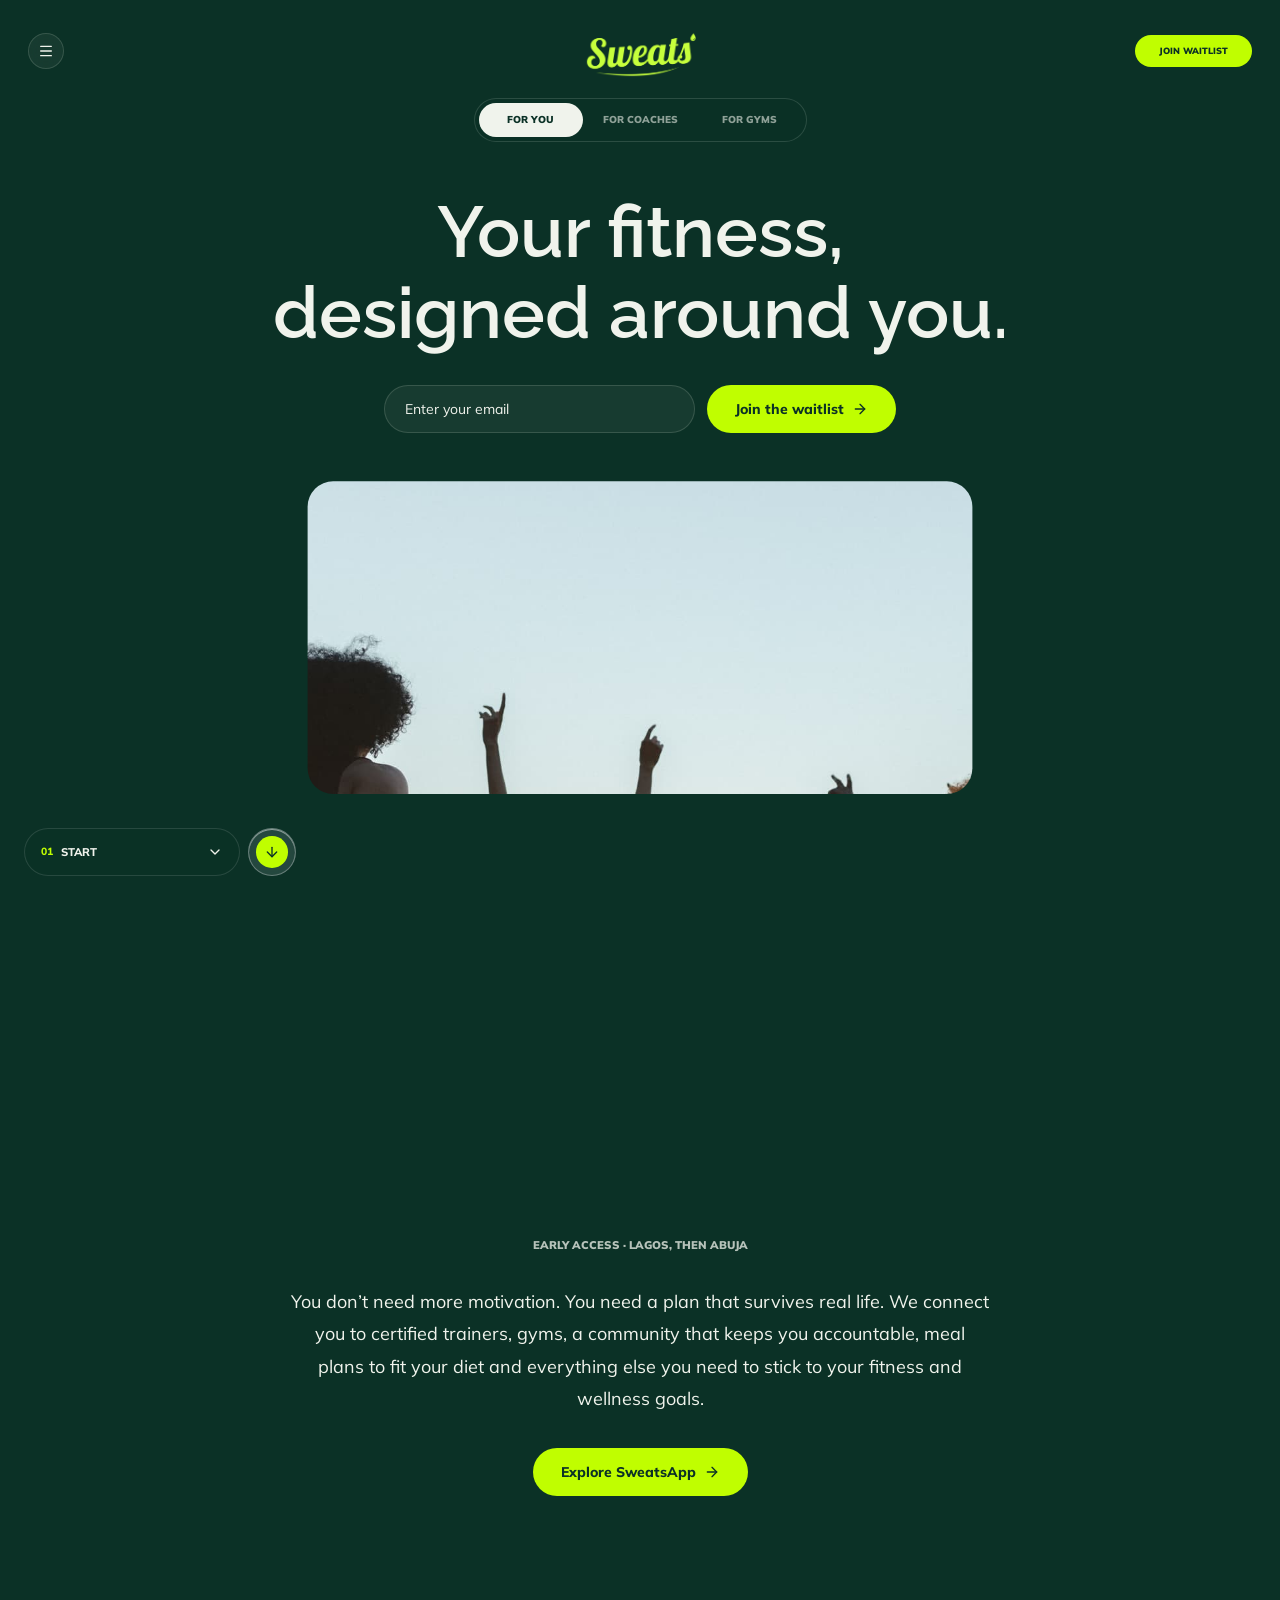
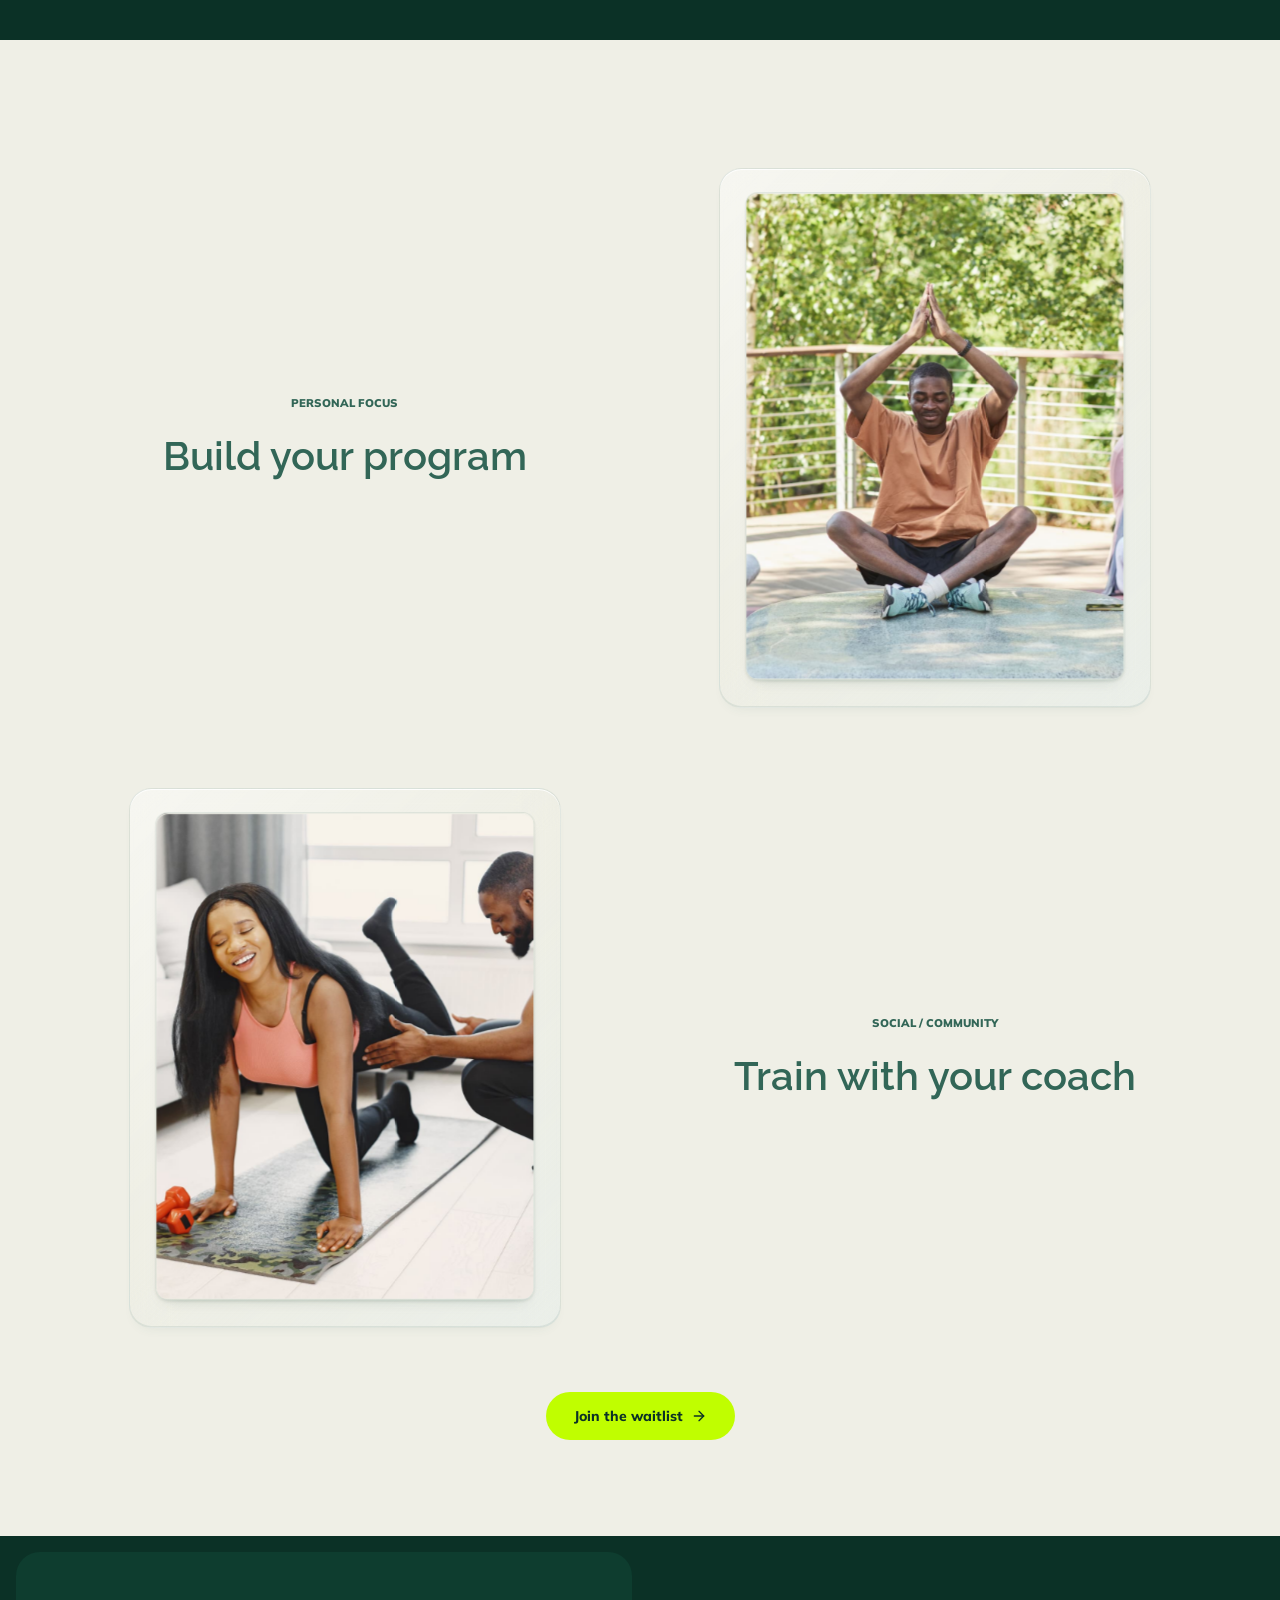
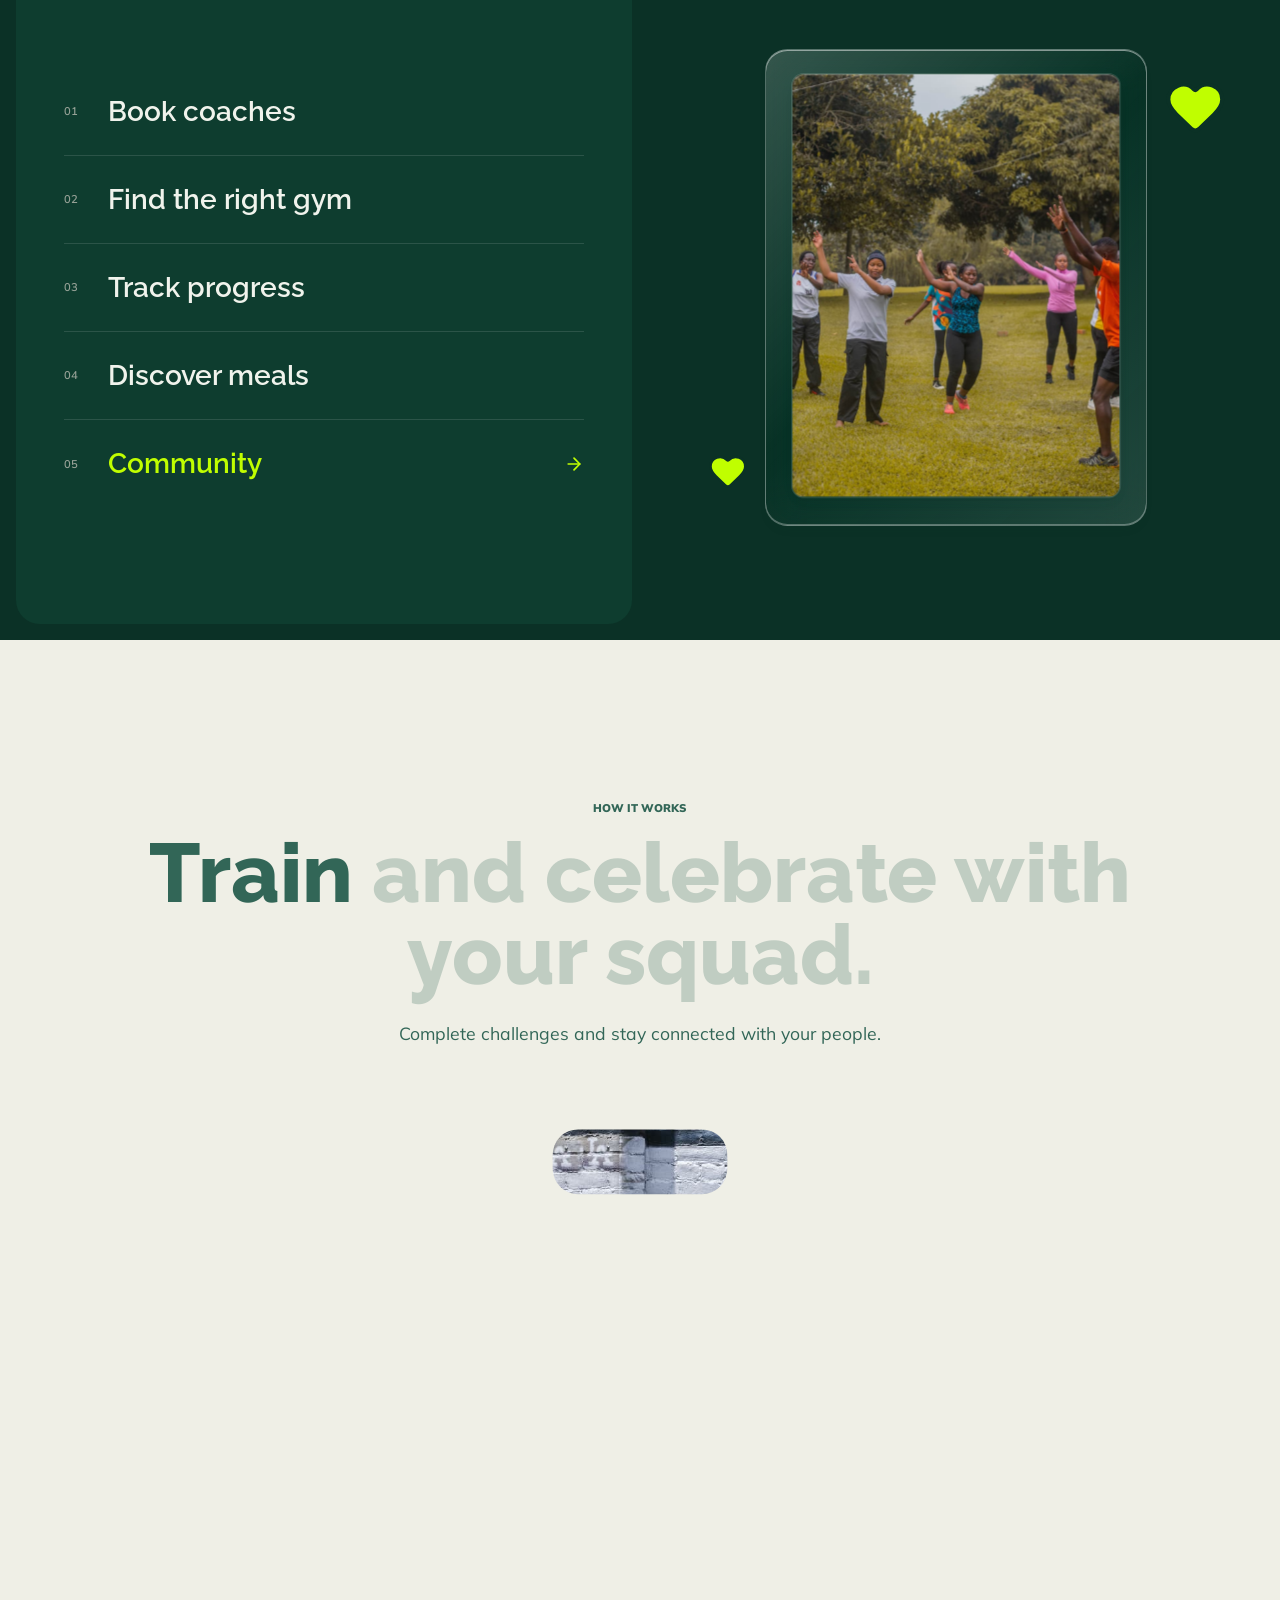
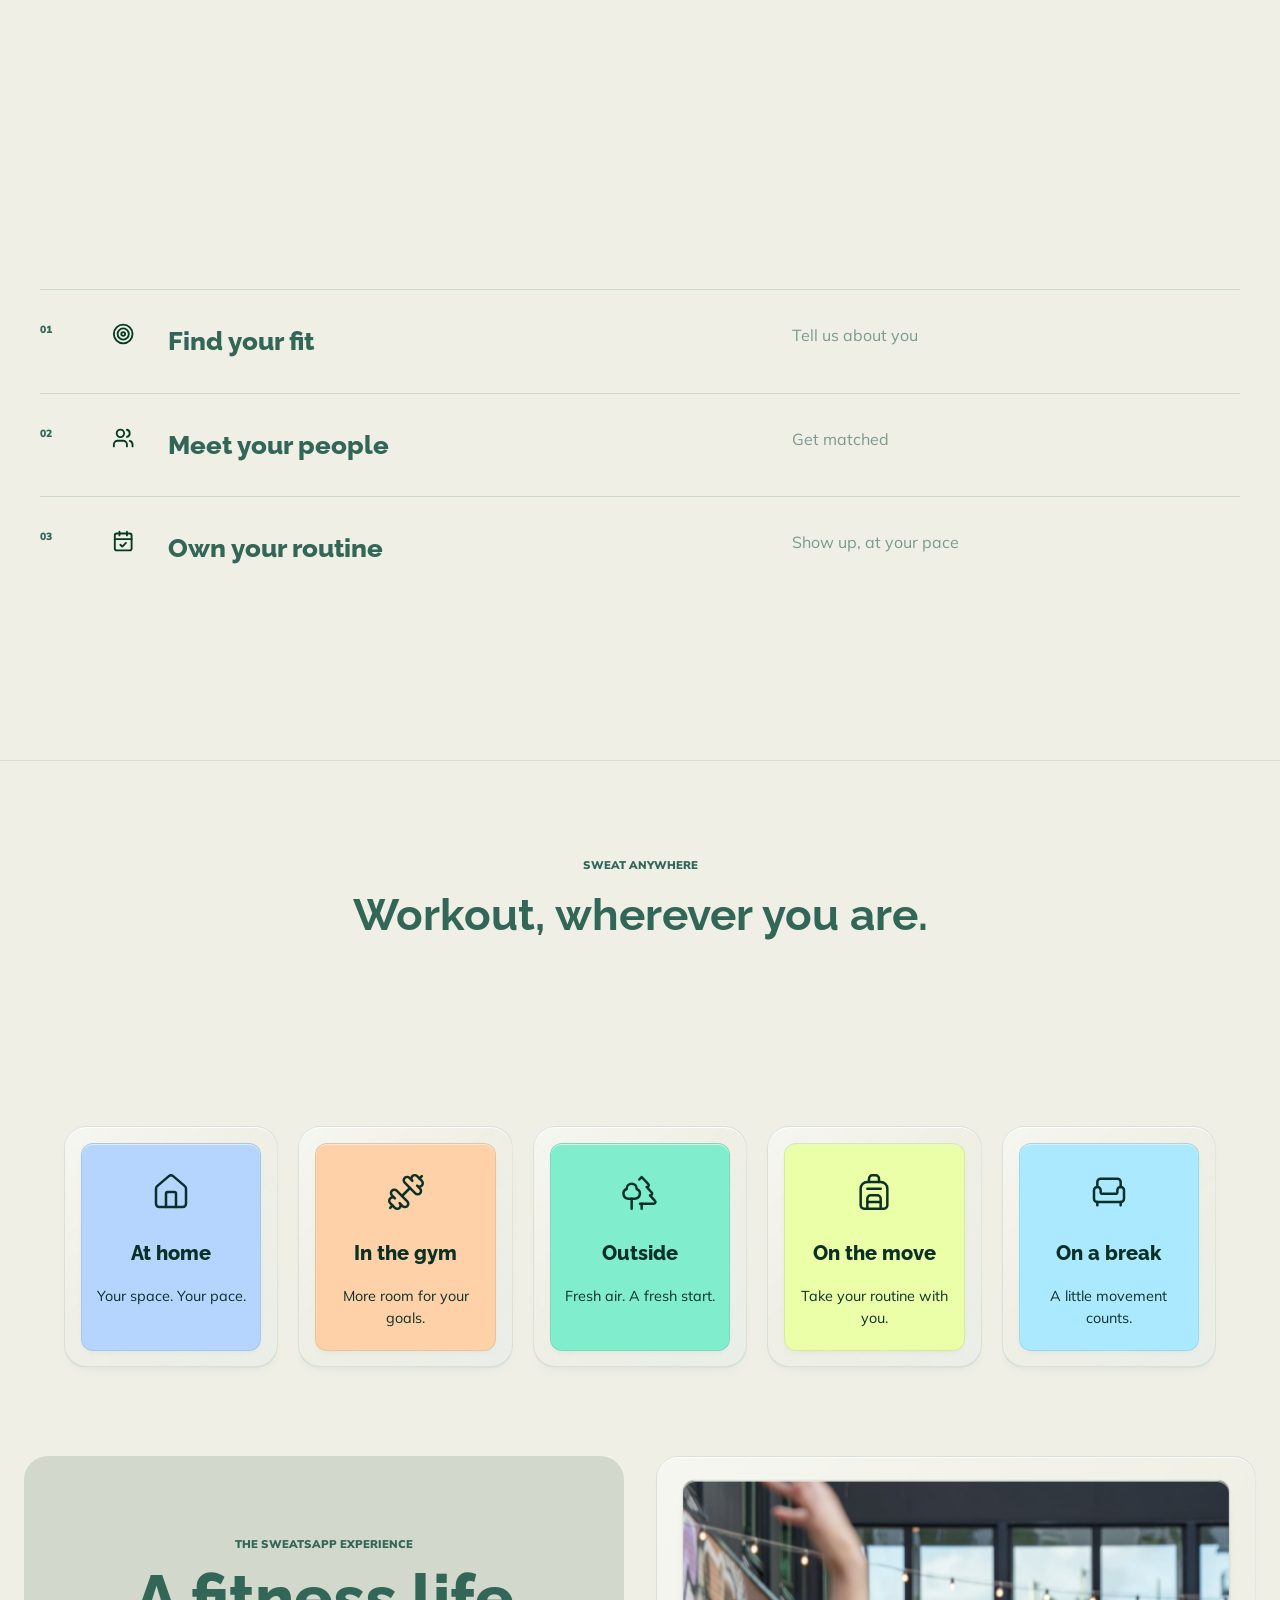
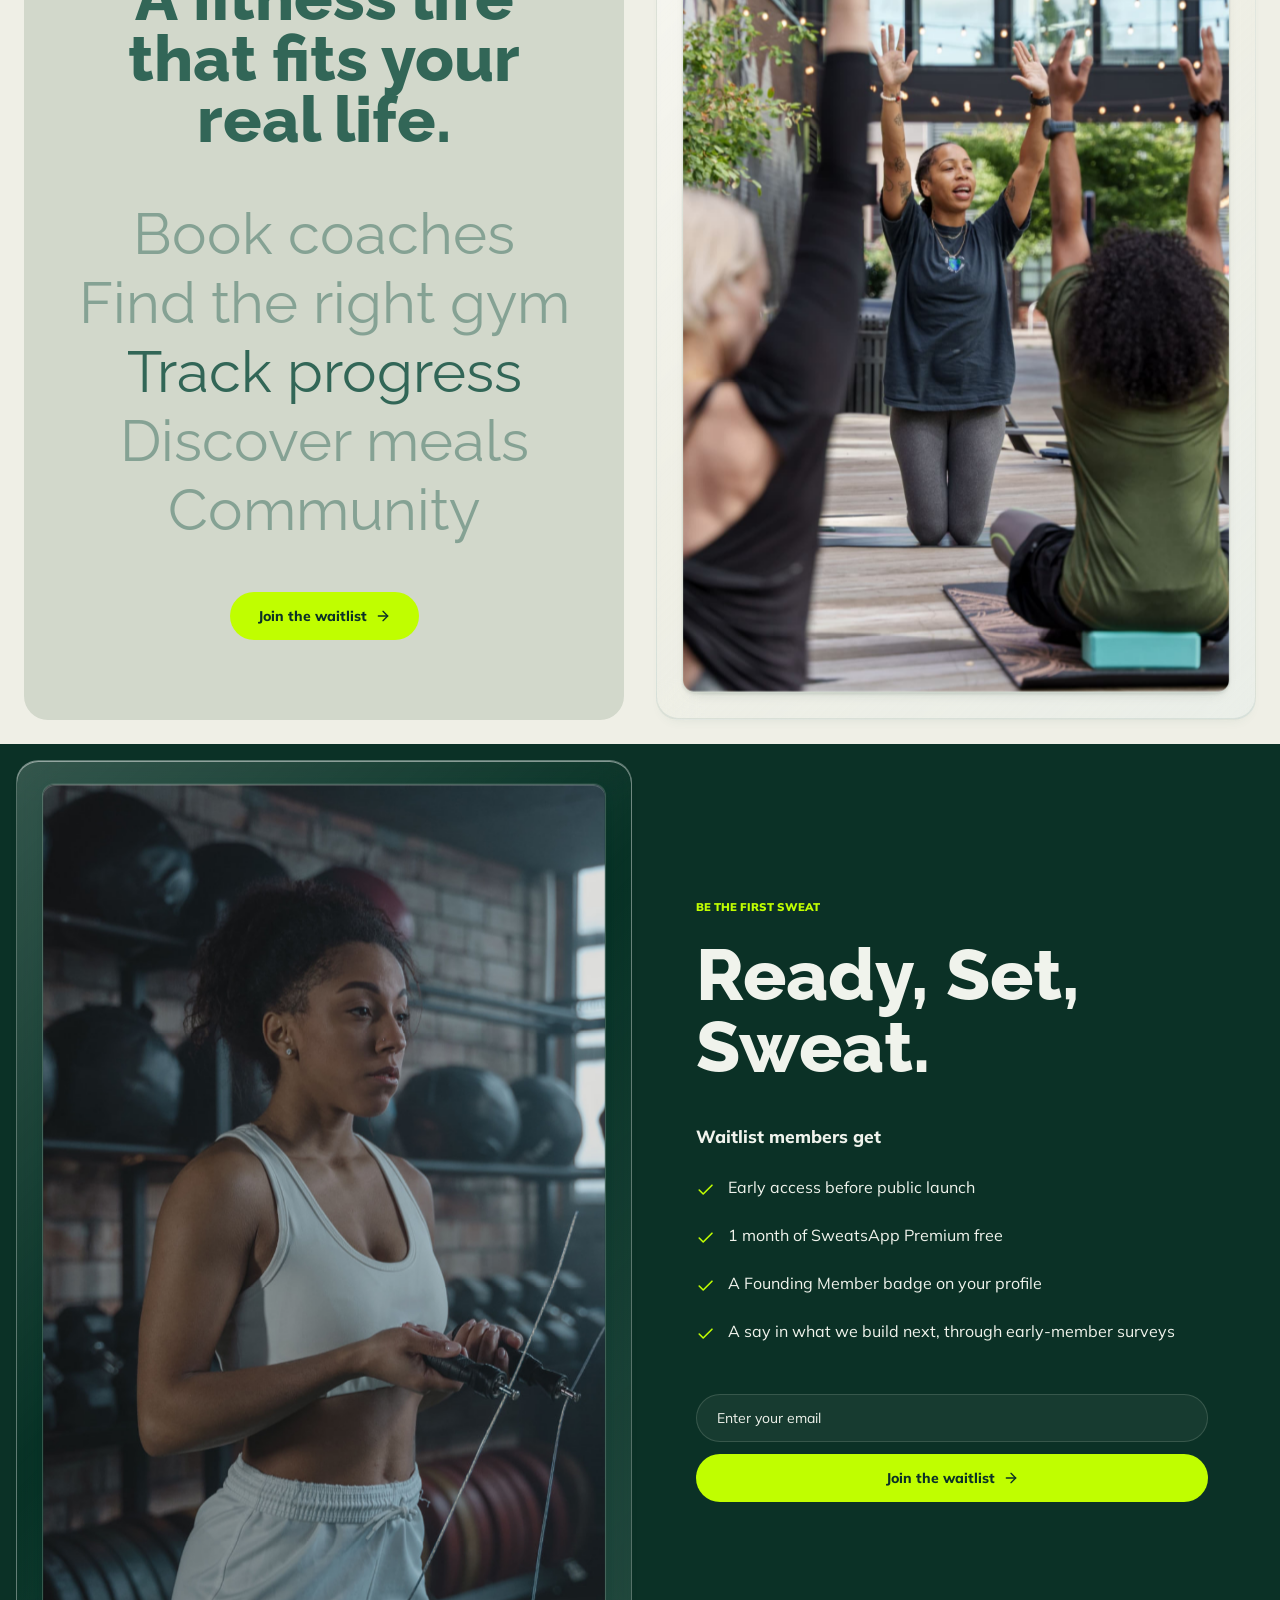
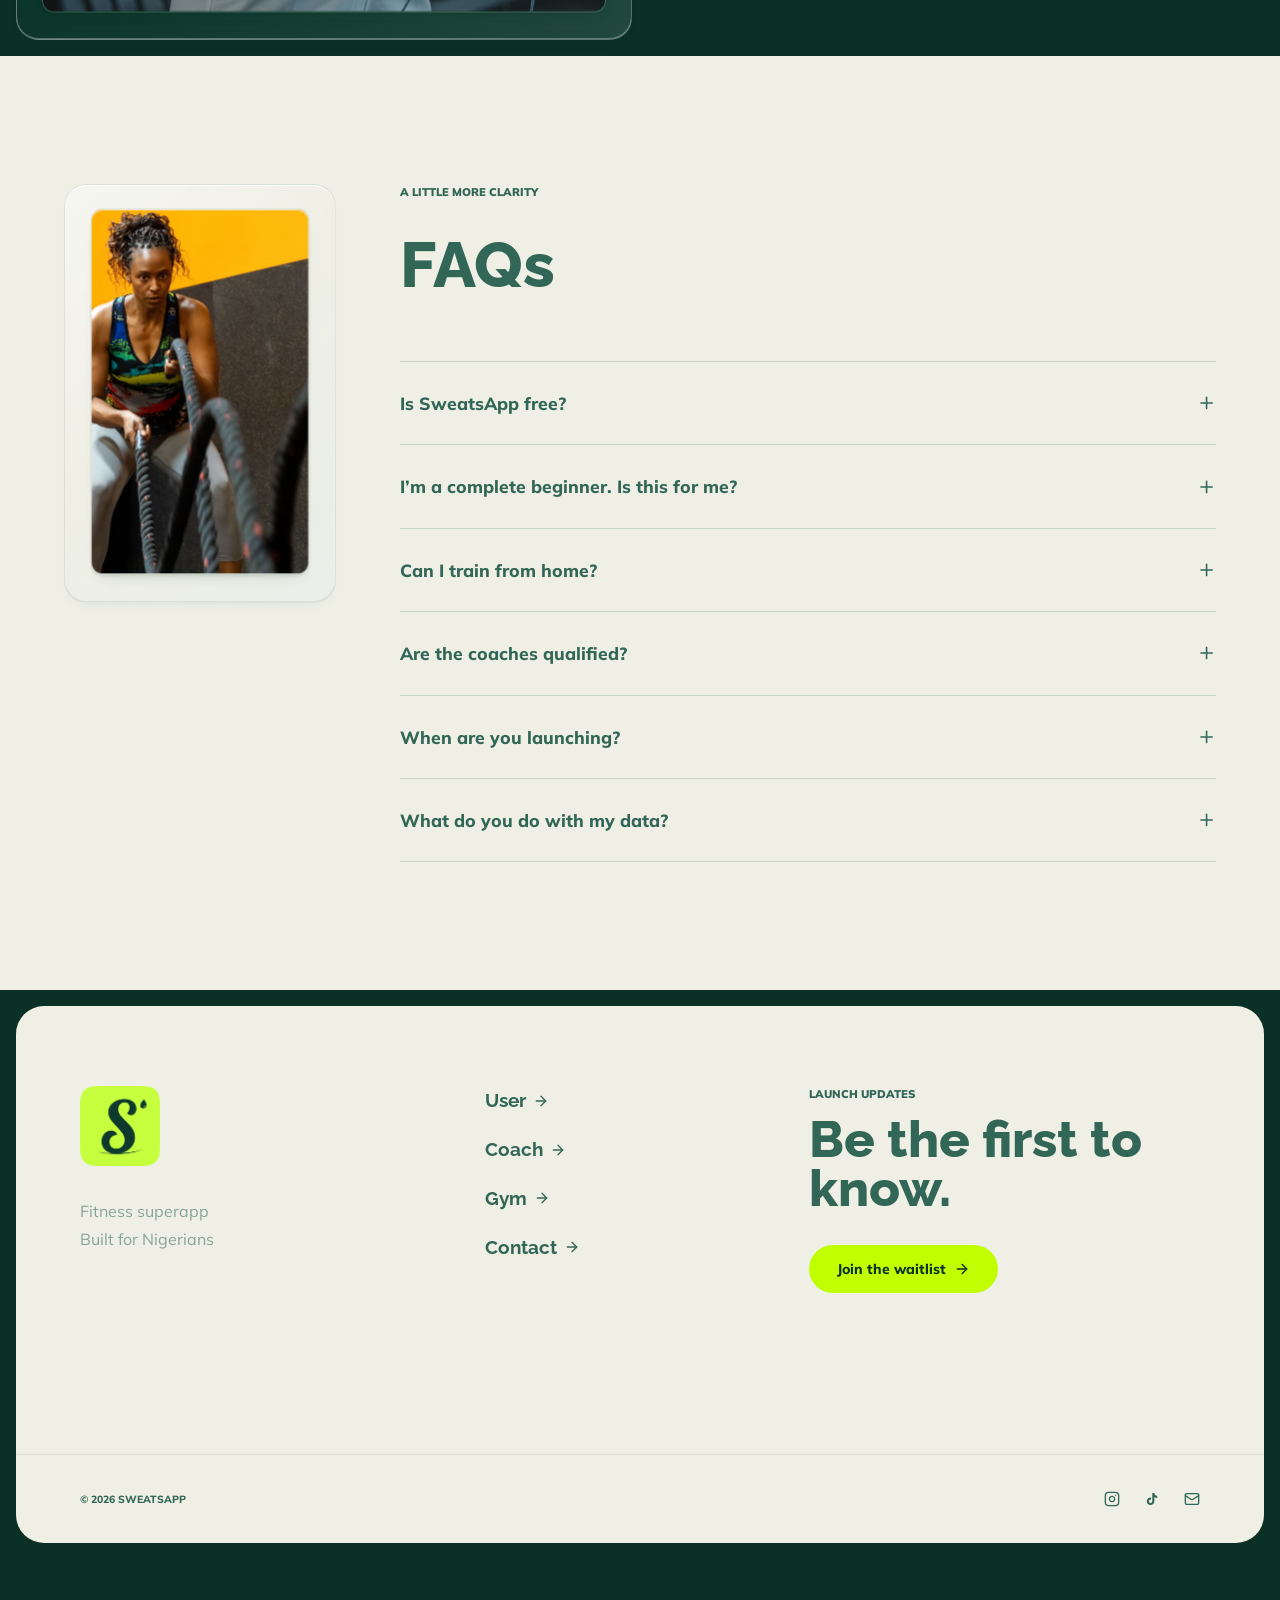
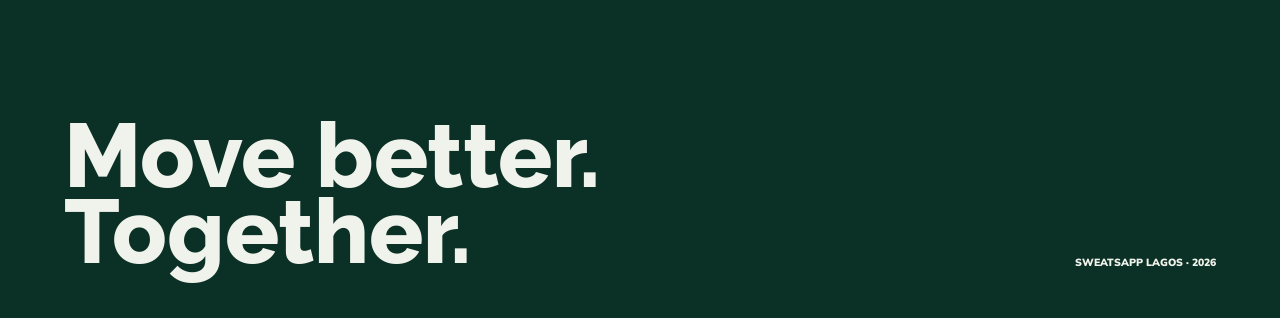
<file: index.html>
<!doctype html>
<html lang="en">
  <head>
    <meta charset="utf-8" />
    <meta name="viewport" content="width=device-width, initial-scale=1" />
    <link rel="preload" as="image" href="images/sweats-logo-lime.png" />
    <link rel="preload" as="image" href="images/user-hero.jpg" />
    <link rel="preload" as="image" href="images/sweats-icon-lime.png" />
    <link rel="stylesheet" href="css/styles.css" />
    <link
      rel="stylesheet"
      href="https://fonts.googleapis.com/css2?family=Mulish:wght@400;500;600;700;800&amp;family=Raleway:wght@500;700;800;900&amp;display=swap"
      data-precedence="default"
    />
    <title>SweatsApp — Your Fitness, Designed Around You</title>
    <meta name="author" content="SweatsApp" />
    <meta
      name="description"
      content="Find coaches, gyms, meal plans and your fitness community. Launching first in Lagos, then Abuja."
    />
    <meta property="og:title" content="SweatsApp — Your Fitness, Designed Around You" />
    <meta
      property="og:description"
      content="Find coaches, gyms, meal plans and your fitness community. Launching first in Lagos, then Abuja."
    />
    <meta property="og:type" content="website" />
    <meta name="twitter:card" content="summary_large_image" />
    <link rel="preconnect" href="https://fonts.googleapis.com" />
    <link rel="preconnect" href="https://fonts.gstatic.com" crossorigin="anonymous" />
    <link rel="icon" href="favicon.png" type="image/png" />
  </head>
  <body>
    <div class="user-theme min-h-screen bg-background text-foreground">
      <header class="site-header fixed inset-x-0 top-0 z-50 px-4 py-4 sm:px-7 sm:py-6">
        <nav
          class="mx-auto grid max-w-[96rem] grid-cols-[1fr_auto_1fr] items-center"
          aria-label="Primary navigation"
        >
          <div class="flex items-center gap-3 justify-self-start">
            <button
              class="inline-flex items-center justify-center gap-2 whitespace-nowrap text-sm font-medium cursor-pointer transition-colors focus-visible:outline-none focus-visible:ring-1 focus-visible:ring-ring disabled:pointer-events-none disabled:opacity-50 disabled:cursor-not-allowed [&amp;_svg]:pointer-events-none [&amp;_svg]:size-4 [&amp;_svg]:shrink-0 border border-foreground/15 bg-foreground/5 text-foreground hover:bg-foreground/10 h-9 w-9 nav-trigger rounded-full"
              aria-label="Open navigation"
              aria-expanded="false"
              aria-controls="site-navigation"
            >
              <svg
                xmlns="http://www.w3.org/2000/svg"
                width="24"
                height="24"
                viewBox="0 0 24 24"
                fill="none"
                stroke="currentColor"
                stroke-width="2"
                stroke-linecap="round"
                stroke-linejoin="round"
                class="lucide lucide-menu"
                aria-hidden="true"
              >
                <path d="M4 5h16"></path>
                <path d="M4 12h16"></path>
                <path d="M4 19h16"></path>
              </svg>
            </button>
          </div>
          <a
            class="flex items-center justify-self-center active"
            aria-label="SweatsApp home"
            href="index.html"
            data-status="active"
            aria-current="page"
            ><img
              class="brand-logo brand-logo--header"
              src="images/sweats-logo-lime.png"
              alt="SweatsApp"
              width="1920"
              height="919"
          /></a>
          <div class="flex items-center gap-3 justify-self-end">
            <a
              href="#waitlist"
              class="inline-flex items-center justify-center gap-2 whitespace-nowrap cursor-pointer transition-colors focus-visible:outline-none focus-visible:ring-1 focus-visible:ring-ring disabled:pointer-events-none disabled:opacity-50 disabled:cursor-not-allowed [&amp;_svg]:pointer-events-none [&amp;_svg]:size-4 [&amp;_svg]:shrink-0 bg-primary text-primary-foreground hover:bg-primary/90 h-8 rounded-full px-4 text-[9px] font-black uppercase sm:px-6"
              >Join waitlist</a
            >
          </div>
        </nav>
        <div class="page-switcher" aria-label="Choose your SweatsApp experience">
          <a
            class="nav-link is-active active"
            href="index.html"
            data-status="active"
            aria-current="page"
            >For You</a
          ><a class="nav-link" href="coach.html">For Coaches</a
          ><a class="nav-link" href="gym.html">For Gyms</a>
        </div>
      </header>
      <nav
        class="chapter-nav"
        aria-label="Page sections"
        data-sections='[{"id":"user-intro","label":"Start"},{"id":"user-focus","label":"Discover"},{"id":"user-system","label":"Experience"},{"id":"user-community","label":"How it works"},{"id":"user-workouts","label":"Workouts"},{"id":"user-experience","label":"Why SweatsApp"},{"id":"waitlist","label":"Join"},{"id":"user-faq","label":"FAQs"}]'
      >
        <div class="chapter-nav__bar">
          <button
            class="inline-flex items-center justify-center gap-2 whitespace-nowrap text-sm font-medium cursor-pointer transition-colors focus-visible:outline-none focus-visible:ring-1 focus-visible:ring-ring disabled:pointer-events-none disabled:opacity-50 disabled:cursor-not-allowed [&amp;_svg]:pointer-events-none [&amp;_svg]:size-4 [&amp;_svg]:shrink-0 rounded-full border border-foreground/15 bg-foreground/5 text-foreground hover:bg-foreground/10 h-9 px-4 py-2 chapter-toggle"
            aria-label="Choose a section"
            aria-expanded="false"
            aria-controls="page-chapters"
          >
            <span class="chapter-number">01</span><span class="chapter-label">Start</span
            ><svg
              xmlns="http://www.w3.org/2000/svg"
              width="24"
              height="24"
              viewBox="0 0 24 24"
              fill="none"
              stroke="currentColor"
              stroke-width="2"
              stroke-linecap="round"
              stroke-linejoin="round"
              class="lucide lucide-chevron-down"
              aria-hidden="true"
            >
              <path d="m6 9 6 6 6-6"></path>
            </svg></button
          ><a
            href="#user-focus"
            aria-label="Next section: Discover"
            class="inline-flex items-center justify-center gap-2 whitespace-nowrap text-sm cursor-pointer transition-colors focus-visible:outline-none focus-visible:ring-1 focus-visible:ring-ring disabled:pointer-events-none disabled:opacity-50 disabled:cursor-not-allowed [&amp;_svg]:pointer-events-none [&amp;_svg]:size-4 [&amp;_svg]:shrink-0 rounded-full bg-primary text-primary-foreground font-extrabold hover:bg-primary/90 h-9 w-9 chapter-next"
            ><svg
              xmlns="http://www.w3.org/2000/svg"
              width="24"
              height="24"
              viewBox="0 0 24 24"
              fill="none"
              stroke="currentColor"
              stroke-width="2"
              stroke-linecap="round"
              stroke-linejoin="round"
              class="lucide lucide-arrow-down"
              aria-hidden="true"
            >
              <path d="M12 5v14"></path>
              <path d="m19 12-7 7-7-7"></path></svg
          ></a>
        </div>
      </nav>
      <main>
        <section id="user-intro" class="scroll-scene cinematic-intro">
          <div class="cinematic-title">
            <h1>Your fitness, designed around you.</h1>
            <div class="intro-waitlist">
              <div class="w-full max-w-lg">
                <form novalidate="" class="flex w-full flex-col gap-3 sm:flex-row">
                  <label class="sr-only" for="email-user-intro">Email address</label
                  ><input
                    id="email-user-intro"
                    required=""
                    type="email"
                    autocomplete="email"
                    maxlength="254"
                    aria-invalid="false"
                    placeholder="Enter your email"
                    class="h-12 min-h-12 min-w-0 flex-1 shrink-0 rounded-full border border-foreground/15 bg-foreground/5 px-5 text-sm text-foreground outline-none placeholder:text-foreground/40 focus:border-current aria-invalid:border-destructive"
                    name="email"
                    value=""
                  /><button
                    class="inline-flex items-center justify-center gap-2 whitespace-nowrap text-sm cursor-pointer transition-colors focus-visible:outline-none focus-visible:ring-1 focus-visible:ring-ring disabled:pointer-events-none disabled:opacity-50 disabled:cursor-not-allowed [&amp;_svg]:pointer-events-none [&amp;_svg]:size-4 [&amp;_svg]:shrink-0 bg-primary text-primary-foreground font-extrabold hover:bg-primary/90 h-12 rounded-full px-7"
                    type="submit"
                  >
                    Join the waitlist<svg
                      xmlns="http://www.w3.org/2000/svg"
                      width="24"
                      height="24"
                      viewBox="0 0 24 24"
                      fill="none"
                      stroke="currentColor"
                      stroke-width="2"
                      stroke-linecap="round"
                      stroke-linejoin="round"
                      class="lucide lucide-arrow-right"
                      aria-hidden="true"
                    >
                      <path d="M5 12h14"></path>
                      <path d="m12 5 7 7-7 7"></path>
                    </svg>
                  </button>
                </form>
              </div>
            </div>
          </div>
          <div class="hero-frame scroll-media">
            <img
              src="images/user-hero.jpg"
              alt="Members training together in a modern gym"
              width="1920"
              height="1080"
            />
          </div>
          <div class="intro-details">
            <div class="launch-announcement">
              <p class="eyebrow">Early access · Lagos, then Abuja</p>
              <p class="launch-copy">
                You don’t need more motivation. You need a plan that survives real life. We connect
                you to certified trainers, gyms, a community that keeps you accountable, meal plans
                to fit your diet and everything else you need to stick to your fitness and wellness
                goals.
              </p>
              <a
                href="#user-focus"
                class="inline-flex items-center justify-center gap-2 whitespace-nowrap text-sm cursor-pointer transition-colors focus-visible:outline-none focus-visible:ring-1 focus-visible:ring-ring disabled:pointer-events-none disabled:opacity-50 disabled:cursor-not-allowed [&amp;_svg]:pointer-events-none [&amp;_svg]:size-4 [&amp;_svg]:shrink-0 bg-primary text-primary-foreground font-extrabold hover:bg-primary/90 h-12 rounded-full px-7"
                >Explore SweatsApp
                <svg
                  xmlns="http://www.w3.org/2000/svg"
                  width="24"
                  height="24"
                  viewBox="0 0 24 24"
                  fill="none"
                  stroke="currentColor"
                  stroke-width="2"
                  stroke-linecap="round"
                  stroke-linejoin="round"
                  class="lucide lucide-arrow-right"
                  aria-hidden="true"
                >
                  <path d="M5 12h14"></path>
                  <path d="m12 5 7 7-7 7"></path></svg
              ></a>
            </div>
          </div>
        </section>
        <section id="user-focus" class="scroll-scene feature-duo bg-paper text-paper-foreground">
          <div class="feature-duo-pairs">
            <article>
              <div class="feature-duo-copy">
                <p class="eyebrow">Personal focus</p>
                <h3>Build your program</h3>
              </div>
              <div class="feature-duo-media image-shell">
                <div class="image-window">
                  <img src="images/user-program.jpg" alt="Build your program" loading="lazy" />
                </div>
              </div>
            </article>
            <article>
              <div class="feature-duo-copy">
                <p class="eyebrow">Social / Community</p>
                <h3>Train with your coach</h3>
              </div>
              <div class="feature-duo-media image-shell">
                <div class="image-window">
                  <img
                    src="images/user-coach-training.jpg"
                    alt="Train with your coach"
                    loading="lazy"
                  />
                </div>
              </div>
            </article>
          </div>
          <div class="feature-duo-action">
            <a
              href="#waitlist"
              class="inline-flex items-center justify-center gap-2 whitespace-nowrap text-sm cursor-pointer transition-colors focus-visible:outline-none focus-visible:ring-1 focus-visible:ring-ring disabled:pointer-events-none disabled:opacity-50 disabled:cursor-not-allowed [&amp;_svg]:pointer-events-none [&amp;_svg]:size-4 [&amp;_svg]:shrink-0 bg-primary text-primary-foreground font-extrabold hover:bg-primary/90 h-12 rounded-full px-7"
              >Join the waitlist
              <svg
                xmlns="http://www.w3.org/2000/svg"
                width="24"
                height="24"
                viewBox="0 0 24 24"
                fill="none"
                stroke="currentColor"
                stroke-width="2"
                stroke-linecap="round"
                stroke-linejoin="round"
                class="lucide lucide-arrow-right"
                aria-hidden="true"
              >
                <path d="M5 12h14"></path>
                <path d="m12 5 7 7-7 7"></path></svg
            ></a>
          </div>
        </section>
        <section
          id="user-system"
          class="scroll-scene story-static"
          aria-label="SweatsApp experience"
        >
          <div class="story-feature-panel">
            <ol class="story-features" aria-label="Experience features">
              <li>
                <span>01</span>Book coaches<svg
                  xmlns="http://www.w3.org/2000/svg"
                  width="24"
                  height="24"
                  viewBox="0 0 24 24"
                  fill="none"
                  stroke="currentColor"
                  stroke-width="2"
                  stroke-linecap="round"
                  stroke-linejoin="round"
                  class="lucide lucide-arrow-right"
                  aria-hidden="true"
                >
                  <path d="M5 12h14"></path>
                  <path d="m12 5 7 7-7 7"></path>
                </svg>
              </li>
              <li>
                <span>02</span>Find the right gym<svg
                  xmlns="http://www.w3.org/2000/svg"
                  width="24"
                  height="24"
                  viewBox="0 0 24 24"
                  fill="none"
                  stroke="currentColor"
                  stroke-width="2"
                  stroke-linecap="round"
                  stroke-linejoin="round"
                  class="lucide lucide-arrow-right"
                  aria-hidden="true"
                >
                  <path d="M5 12h14"></path>
                  <path d="m12 5 7 7-7 7"></path>
                </svg>
              </li>
              <li>
                <span>03</span>Track progress<svg
                  xmlns="http://www.w3.org/2000/svg"
                  width="24"
                  height="24"
                  viewBox="0 0 24 24"
                  fill="none"
                  stroke="currentColor"
                  stroke-width="2"
                  stroke-linecap="round"
                  stroke-linejoin="round"
                  class="lucide lucide-arrow-right"
                  aria-hidden="true"
                >
                  <path d="M5 12h14"></path>
                  <path d="m12 5 7 7-7 7"></path>
                </svg>
              </li>
              <li>
                <span>04</span>Discover meals<svg
                  xmlns="http://www.w3.org/2000/svg"
                  width="24"
                  height="24"
                  viewBox="0 0 24 24"
                  fill="none"
                  stroke="currentColor"
                  stroke-width="2"
                  stroke-linecap="round"
                  stroke-linejoin="round"
                  class="lucide lucide-arrow-right"
                  aria-hidden="true"
                >
                  <path d="M5 12h14"></path>
                  <path d="m12 5 7 7-7 7"></path>
                </svg>
              </li>
              <li class="is-default">
                <span>05</span>Community<svg
                  xmlns="http://www.w3.org/2000/svg"
                  width="24"
                  height="24"
                  viewBox="0 0 24 24"
                  fill="none"
                  stroke="currentColor"
                  stroke-width="2"
                  stroke-linecap="round"
                  stroke-linejoin="round"
                  class="lucide lucide-arrow-right"
                  aria-hidden="true"
                >
                  <path d="M5 12h14"></path>
                  <path d="m12 5 7 7-7 7"></path>
                </svg>
              </li>
            </ol>
          </div>
          <div class="story-image image-shell">
            <div class="image-window">
              <img
                src="images/user-story.jpg"
                alt="Gym members training as a group"
                loading="lazy"
              />
            </div>
            <span class="story-heart story-heart--lead" aria-hidden="true"
              ><svg
                xmlns="http://www.w3.org/2000/svg"
                width="24"
                height="24"
                viewBox="0 0 24 24"
                fill="none"
                stroke="currentColor"
                stroke-width="1.5"
                stroke-linecap="round"
                stroke-linejoin="round"
                class="lucide lucide-heart"
                aria-hidden="true"
              >
                <path
                  d="M2 9.5a5.5 5.5 0 0 1 9.591-3.676.56.56 0 0 0 .818 0A5.49 5.49 0 0 1 22 9.5c0 2.29-1.5 4-3 5.5l-5.492 5.313a2 2 0 0 1-3 .019L5 15c-1.5-1.5-3-3.2-3-5.5"
                ></path></svg></span
            ><span class="story-heart story-heart--echo" aria-hidden="true"
              ><svg
                xmlns="http://www.w3.org/2000/svg"
                width="24"
                height="24"
                viewBox="0 0 24 24"
                fill="none"
                stroke="currentColor"
                stroke-width="1.5"
                stroke-linecap="round"
                stroke-linejoin="round"
                class="lucide lucide-heart"
                aria-hidden="true"
              >
                <path
                  d="M2 9.5a5.5 5.5 0 0 1 9.591-3.676.56.56 0 0 0 .818 0A5.49 5.49 0 0 1 22 9.5c0 2.29-1.5 4-3 5.5l-5.492 5.313a2 2 0 0 1-3 .019L5 15c-1.5-1.5-3-3.2-3-5.5"
                ></path></svg
            ></span>
          </div>
        </section>
        <section
          id="user-community"
          class="scroll-scene ride-highlight bg-paper text-paper-foreground"
        >
          <div class="editorial-heading">
            <p class="eyebrow">How it works</p>
            <h2 data-scroll-highlight="true">
              <span>Train<!-- --> </span><span>and<!-- --> </span><span>celebrate<!-- --> </span
              ><span>with<!-- --> </span><span>your<!-- --> </span><span>squad.<!-- --> </span>
            </h2>
            <p class="section-description">
              Complete challenges and stay connected with your people.
            </p>
          </div>
          <div class="wide-media scroll-media">
            <img
              src="images/user-squad-story.jpg"
              alt="Train and celebrate with your squad."
              loading="lazy"
            />
          </div>
          <div class="feature-ledger">
            <article>
              <span>0<!-- -->1</span
              ><svg
                xmlns="http://www.w3.org/2000/svg"
                width="24"
                height="24"
                viewBox="0 0 24 24"
                fill="none"
                stroke="currentColor"
                stroke-width="2"
                stroke-linecap="round"
                stroke-linejoin="round"
                class="lucide lucide-target"
                aria-hidden="true"
              >
                <circle cx="12" cy="12" r="10"></circle>
                <circle cx="12" cy="12" r="6"></circle>
                <circle cx="12" cy="12" r="2"></circle>
              </svg>
              <h3>Find your fit</h3>
              <p>Tell us about you</p>
            </article>
            <article>
              <span>0<!-- -->2</span
              ><svg
                xmlns="http://www.w3.org/2000/svg"
                width="24"
                height="24"
                viewBox="0 0 24 24"
                fill="none"
                stroke="currentColor"
                stroke-width="2"
                stroke-linecap="round"
                stroke-linejoin="round"
                class="lucide lucide-users"
                aria-hidden="true"
              >
                <path d="M16 21v-2a4 4 0 0 0-4-4H6a4 4 0 0 0-4 4v2"></path>
                <path d="M16 3.128a4 4 0 0 1 0 7.744"></path>
                <path d="M22 21v-2a4 4 0 0 0-3-3.87"></path>
                <circle cx="9" cy="7" r="4"></circle>
              </svg>
              <h3>Meet your people</h3>
              <p>Get matched</p>
            </article>
            <article>
              <span>0<!-- -->3</span
              ><svg
                xmlns="http://www.w3.org/2000/svg"
                width="24"
                height="24"
                viewBox="0 0 24 24"
                fill="none"
                stroke="currentColor"
                stroke-width="2"
                stroke-linecap="round"
                stroke-linejoin="round"
                class="lucide lucide-calendar-check"
                aria-hidden="true"
              >
                <path d="M8 2v4"></path>
                <path d="M16 2v4"></path>
                <rect width="18" height="18" x="3" y="4" rx="2"></rect>
                <path d="M3 10h18"></path>
                <path d="m9 16 2 2 4-4"></path>
              </svg>
              <h3>Own your routine</h3>
              <p>Show up, at your pace</p>
            </article>
          </div>
        </section>
        <section
          id="user-workouts"
          class="scroll-scene workout-places bg-paper text-paper-foreground"
          aria-labelledby="user-workouts-title"
        >
          <header class="workout-places-heading">
            <p class="eyebrow">Sweat anywhere</p>
            <h2 id="user-workouts-title">Workout, wherever you are.</h2>
          </header>
          <div class="workout-places-grid">
            <article class="workout-place image-shell workout-place--home">
              <div class="workout-place-content">
                <svg
                  xmlns="http://www.w3.org/2000/svg"
                  width="24"
                  height="24"
                  viewBox="0 0 24 24"
                  fill="none"
                  stroke="currentColor"
                  stroke-width="1.5"
                  stroke-linecap="round"
                  stroke-linejoin="round"
                  class="lucide lucide-house"
                  aria-hidden="true"
                >
                  <path d="M15 21v-8a1 1 0 0 0-1-1h-4a1 1 0 0 0-1 1v8"></path>
                  <path
                    d="M3 10a2 2 0 0 1 .709-1.528l7-6a2 2 0 0 1 2.582 0l7 6A2 2 0 0 1 21 10v9a2 2 0 0 1-2 2H5a2 2 0 0 1-2-2z"
                  ></path>
                </svg>
                <h3>At home</h3>
                <p>Your space. Your pace.</p>
              </div>
            </article>
            <article class="workout-place image-shell workout-place--gym">
              <div class="workout-place-content">
                <svg
                  xmlns="http://www.w3.org/2000/svg"
                  width="24"
                  height="24"
                  viewBox="0 0 24 24"
                  fill="none"
                  stroke="currentColor"
                  stroke-width="1.5"
                  stroke-linecap="round"
                  stroke-linejoin="round"
                  class="lucide lucide-dumbbell"
                  aria-hidden="true"
                >
                  <path
                    d="M17.596 12.768a2 2 0 1 0 2.829-2.829l-1.768-1.767a2 2 0 0 0 2.828-2.829l-2.828-2.828a2 2 0 0 0-2.829 2.828l-1.767-1.768a2 2 0 1 0-2.829 2.829z"
                  ></path>
                  <path d="m2.5 21.5 1.4-1.4"></path>
                  <path d="m20.1 3.9 1.4-1.4"></path>
                  <path
                    d="M5.343 21.485a2 2 0 1 0 2.829-2.828l1.767 1.768a2 2 0 1 0 2.829-2.829l-6.364-6.364a2 2 0 1 0-2.829 2.829l1.768 1.767a2 2 0 0 0-2.828 2.829z"
                  ></path>
                  <path d="m9.6 14.4 4.8-4.8"></path>
                </svg>
                <h3>In the gym</h3>
                <p>More room for your goals.</p>
              </div>
            </article>
            <article class="workout-place image-shell workout-place--outdoors">
              <div class="workout-place-content">
                <svg
                  xmlns="http://www.w3.org/2000/svg"
                  width="24"
                  height="24"
                  viewBox="0 0 24 24"
                  fill="none"
                  stroke="currentColor"
                  stroke-width="1.5"
                  stroke-linecap="round"
                  stroke-linejoin="round"
                  class="lucide lucide-trees"
                  aria-hidden="true"
                >
                  <path d="M10 10v.2A3 3 0 0 1 8.9 16H5a3 3 0 0 1-1-5.8V10a3 3 0 0 1 6 0Z"></path>
                  <path d="M7 16v6"></path>
                  <path d="M13 19v3"></path>
                  <path
                    d="M12 19h8.3a1 1 0 0 0 .7-1.7L18 14h.3a1 1 0 0 0 .7-1.7L16 9h.2a1 1 0 0 0 .8-1.7L13 3l-1.4 1.5"
                  ></path>
                </svg>
                <h3>Outside</h3>
                <p>Fresh air. A fresh start.</p>
              </div>
            </article>
            <article class="workout-place image-shell workout-place--travel">
              <div class="workout-place-content">
                <svg
                  xmlns="http://www.w3.org/2000/svg"
                  width="24"
                  height="24"
                  viewBox="0 0 24 24"
                  fill="none"
                  stroke="currentColor"
                  stroke-width="1.5"
                  stroke-linecap="round"
                  stroke-linejoin="round"
                  class="lucide lucide-backpack"
                  aria-hidden="true"
                >
                  <path
                    d="M4 10a4 4 0 0 1 4-4h8a4 4 0 0 1 4 4v10a2 2 0 0 1-2 2H6a2 2 0 0 1-2-2z"
                  ></path>
                  <path d="M8 10h8"></path>
                  <path d="M8 18h8"></path>
                  <path d="M8 22v-6a2 2 0 0 1 2-2h4a2 2 0 0 1 2 2v6"></path>
                  <path d="M9 6V4a2 2 0 0 1 2-2h2a2 2 0 0 1 2 2v2"></path>
                </svg>
                <h3>On the move</h3>
                <p>Take your routine with you.</p>
              </div>
            </article>
            <article class="workout-place image-shell workout-place--desk">
              <div class="workout-place-content">
                <svg
                  xmlns="http://www.w3.org/2000/svg"
                  width="24"
                  height="24"
                  viewBox="0 0 24 24"
                  fill="none"
                  stroke="currentColor"
                  stroke-width="1.5"
                  stroke-linecap="round"
                  stroke-linejoin="round"
                  class="lucide lucide-armchair"
                  aria-hidden="true"
                >
                  <path d="M19 9V6a2 2 0 0 0-2-2H7a2 2 0 0 0-2 2v3"></path>
                  <path
                    d="M3 16a2 2 0 0 0 2 2h14a2 2 0 0 0 2-2v-5a2 2 0 0 0-4 0v1.5a.5.5 0 0 1-.5.5h-9a.5.5 0 0 1-.5-.5V11a2 2 0 0 0-4 0z"
                  ></path>
                  <path d="M5 18v2"></path>
                  <path d="M19 18v2"></path>
                </svg>
                <h3>On a break</h3>
                <p>A little movement counts.</p>
              </div>
            </article>
          </div>
        </section>
        <section
          id="user-experience"
          class="scroll-scene experience-split bg-paper text-paper-foreground"
        >
          <div class="experience-copy">
            <p class="eyebrow">The SweatsApp experience</p>
            <h2>A fitness life that fits your real life.</h2>
            <div class="experience-words">
              <span>Book coaches</span><span>Find the right gym</span><span>Track progress</span
              ><span>Discover meals</span><span>Community</span>
            </div>
            <a
              href="#waitlist"
              class="inline-flex items-center justify-center gap-2 whitespace-nowrap text-sm cursor-pointer transition-colors focus-visible:outline-none focus-visible:ring-1 focus-visible:ring-ring disabled:pointer-events-none disabled:opacity-50 disabled:cursor-not-allowed [&amp;_svg]:pointer-events-none [&amp;_svg]:size-4 [&amp;_svg]:shrink-0 bg-primary text-primary-foreground font-extrabold hover:bg-primary/90 h-12 rounded-full px-7"
              >Join the waitlist
              <svg
                xmlns="http://www.w3.org/2000/svg"
                width="24"
                height="24"
                viewBox="0 0 24 24"
                fill="none"
                stroke="currentColor"
                stroke-width="2"
                stroke-linecap="round"
                stroke-linejoin="round"
                class="lucide lucide-arrow-right"
                aria-hidden="true"
              >
                <path d="M5 12h14"></path>
                <path d="m12 5 7 7-7 7"></path></svg
            ></a>
          </div>
          <div class="experience-media image-shell">
            <div class="image-window">
              <img
                src="images/user-experience.jpg"
                alt="A fitness life that fits your real life."
                loading="lazy"
              />
            </div>
          </div>
        </section>
        <section id="waitlist" class="scroll-scene founding-section">
          <div class="founding-image image-shell">
            <div class="image-window">
              <img
                src="images/user-founding.jpg"
                alt="Your next training community"
                loading="lazy"
              />
            </div>
          </div>
          <div class="founding-copy">
            <p class="eyebrow">Be the first sweat</p>
            <h2>Ready, Set, Sweat.</h2>
            <h3>Waitlist members get</h3>
            <ul>
              <li>
                <svg
                  xmlns="http://www.w3.org/2000/svg"
                  width="24"
                  height="24"
                  viewBox="0 0 24 24"
                  fill="none"
                  stroke="currentColor"
                  stroke-width="2"
                  stroke-linecap="round"
                  stroke-linejoin="round"
                  class="lucide lucide-check"
                  aria-hidden="true"
                >
                  <path d="M20 6 9 17l-5-5"></path></svg
                >Early access before public launch
              </li>
              <li>
                <svg
                  xmlns="http://www.w3.org/2000/svg"
                  width="24"
                  height="24"
                  viewBox="0 0 24 24"
                  fill="none"
                  stroke="currentColor"
                  stroke-width="2"
                  stroke-linecap="round"
                  stroke-linejoin="round"
                  class="lucide lucide-check"
                  aria-hidden="true"
                >
                  <path d="M20 6 9 17l-5-5"></path></svg
                >1 month of SweatsApp Premium free
              </li>
              <li>
                <svg
                  xmlns="http://www.w3.org/2000/svg"
                  width="24"
                  height="24"
                  viewBox="0 0 24 24"
                  fill="none"
                  stroke="currentColor"
                  stroke-width="2"
                  stroke-linecap="round"
                  stroke-linejoin="round"
                  class="lucide lucide-check"
                  aria-hidden="true"
                >
                  <path d="M20 6 9 17l-5-5"></path></svg
                >A Founding Member badge on your profile
              </li>
              <li>
                <svg
                  xmlns="http://www.w3.org/2000/svg"
                  width="24"
                  height="24"
                  viewBox="0 0 24 24"
                  fill="none"
                  stroke="currentColor"
                  stroke-width="2"
                  stroke-linecap="round"
                  stroke-linejoin="round"
                  class="lucide lucide-check"
                  aria-hidden="true"
                >
                  <path d="M20 6 9 17l-5-5"></path></svg
                >A say in what we build next, through early-member surveys
              </li>
            </ul>
            <div class="w-full max-w-lg">
              <form novalidate="" class="flex w-full flex-col gap-3 sm:flex-row">
                <label class="sr-only" for="email-user-waitlist">Email address</label
                ><input
                  id="email-user-waitlist"
                  required=""
                  type="email"
                  autocomplete="email"
                  maxlength="254"
                  aria-invalid="false"
                  placeholder="Enter your email"
                  class="h-12 min-h-12 min-w-0 flex-1 shrink-0 rounded-full border border-foreground/15 bg-foreground/5 px-5 text-sm text-foreground outline-none placeholder:text-foreground/40 focus:border-current aria-invalid:border-destructive"
                  name="email"
                  value=""
                /><button
                  class="inline-flex items-center justify-center gap-2 whitespace-nowrap text-sm cursor-pointer transition-colors focus-visible:outline-none focus-visible:ring-1 focus-visible:ring-ring disabled:pointer-events-none disabled:opacity-50 disabled:cursor-not-allowed [&amp;_svg]:pointer-events-none [&amp;_svg]:size-4 [&amp;_svg]:shrink-0 bg-primary text-primary-foreground font-extrabold hover:bg-primary/90 h-12 rounded-full px-7"
                  type="submit"
                >
                  Join the waitlist<svg
                    xmlns="http://www.w3.org/2000/svg"
                    width="24"
                    height="24"
                    viewBox="0 0 24 24"
                    fill="none"
                    stroke="currentColor"
                    stroke-width="2"
                    stroke-linecap="round"
                    stroke-linejoin="round"
                    class="lucide lucide-arrow-right"
                    aria-hidden="true"
                  >
                    <path d="M5 12h14"></path>
                    <path d="m12 5 7 7-7 7"></path>
                  </svg>
                </button>
              </form>
            </div>
          </div>
        </section>
        <section id="user-faq" class="scroll-scene faq-section bg-paper text-paper-foreground">
          <div class="faq-image image-shell">
            <div class="image-window">
              <img src="images/user-rope.jpg" alt="SweatsApp training community" loading="lazy" />
            </div>
          </div>
          <div class="faq-copy">
            <p class="eyebrow">A little more clarity</p>
            <h2>FAQs</h2>
            <details>
              <summary>
                Is SweatsApp free?<svg
                  xmlns="http://www.w3.org/2000/svg"
                  width="24"
                  height="24"
                  viewBox="0 0 24 24"
                  fill="none"
                  stroke="currentColor"
                  stroke-width="2"
                  stroke-linecap="round"
                  stroke-linejoin="round"
                  class="lucide lucide-plus"
                  aria-hidden="true"
                >
                  <path d="M5 12h14"></path>
                  <path d="M12 5v14"></path>
                </svg>
              </summary>
              <p>
                Yes, there will be a free plan with gym search, coach booking, workout tracking and
                beginner programmes. Premium unlocks extras like full meal plans and the full video
                library.
              </p>
            </details>
            <details>
              <summary>
                I’m a complete beginner. Is this for me?<svg
                  xmlns="http://www.w3.org/2000/svg"
                  width="24"
                  height="24"
                  viewBox="0 0 24 24"
                  fill="none"
                  stroke="currentColor"
                  stroke-width="2"
                  stroke-linecap="round"
                  stroke-linejoin="round"
                  class="lucide lucide-plus"
                  aria-hidden="true"
                >
                  <path d="M5 12h14"></path>
                  <path d="M12 5v14"></path>
                </svg>
              </summary>
              <p>
                Yes. SweatsApp is built for people starting or restarting. Your plan starts where
                you are, not where an athlete is.
              </p>
            </details>
            <details>
              <summary>
                Can I train from home?<svg
                  xmlns="http://www.w3.org/2000/svg"
                  width="24"
                  height="24"
                  viewBox="0 0 24 24"
                  fill="none"
                  stroke="currentColor"
                  stroke-width="2"
                  stroke-linecap="round"
                  stroke-linejoin="round"
                  class="lucide lucide-plus"
                  aria-hidden="true"
                >
                  <path d="M5 12h14"></path>
                  <path d="M12 5v14"></path>
                </svg>
              </summary>
              <p>Yes. Choose home workouts with no equipment, a mat and bands, or dumbbells.</p>
            </details>
            <details>
              <summary>
                Are the coaches qualified?<svg
                  xmlns="http://www.w3.org/2000/svg"
                  width="24"
                  height="24"
                  viewBox="0 0 24 24"
                  fill="none"
                  stroke="currentColor"
                  stroke-width="2"
                  stroke-linecap="round"
                  stroke-linejoin="round"
                  class="lucide lucide-plus"
                  aria-hidden="true"
                >
                  <path d="M5 12h14"></path>
                  <path d="M12 5v14"></path>
                </svg>
              </summary>
              <p>
                Every coach’s certification is checked by our team before they get a verified badge.
              </p>
            </details>
            <details>
              <summary>
                When are you launching?<svg
                  xmlns="http://www.w3.org/2000/svg"
                  width="24"
                  height="24"
                  viewBox="0 0 24 24"
                  fill="none"
                  stroke="currentColor"
                  stroke-width="2"
                  stroke-linecap="round"
                  stroke-linejoin="round"
                  class="lucide lucide-plus"
                  aria-hidden="true"
                >
                  <path d="M5 12h14"></path>
                  <path d="M12 5v14"></path>
                </svg>
              </summary>
              <p>We launch in Lagos first, then Abuja. Waitlist members get access first.</p>
            </details>
            <details>
              <summary>
                What do you do with my data?<svg
                  xmlns="http://www.w3.org/2000/svg"
                  width="24"
                  height="24"
                  viewBox="0 0 24 24"
                  fill="none"
                  stroke="currentColor"
                  stroke-width="2"
                  stroke-linecap="round"
                  stroke-linejoin="round"
                  class="lucide lucide-plus"
                  aria-hidden="true"
                >
                  <path d="M5 12h14"></path>
                  <path d="M12 5v14"></path>
                </svg>
              </summary>
              <p>
                We only use it to tell you about SweatsApp’s launch. We follow the Nigeria Data
                Protection Act 2023 and never sell your data.
              </p>
            </details>
          </div>
        </section>
      </main>
      <footer class="site-footer">
        <div class="footer-panel bg-paper text-paper-foreground">
          <div class="footer-main">
            <div>
              <a
                class="footer-brand active"
                aria-label="SweatsApp home"
                href="index.html"
                data-status="active"
                aria-current="page"
                ><img
                  class="brand-icon"
                  src="images/sweats-icon-lime.png"
                  alt="SweatsApp"
                  width="769"
                  height="769"
              /></a>
              <p>Fitness superapp<br />Built for Nigerians</p>
            </div>
            <nav aria-label="Footer navigation">
              <a class="active" href="index.html" data-status="active" aria-current="page"
                >User
                <svg
                  xmlns="http://www.w3.org/2000/svg"
                  width="24"
                  height="24"
                  viewBox="0 0 24 24"
                  fill="none"
                  stroke="currentColor"
                  stroke-width="2"
                  stroke-linecap="round"
                  stroke-linejoin="round"
                  class="lucide lucide-arrow-right"
                  aria-hidden="true"
                >
                  <path d="M5 12h14"></path>
                  <path d="m12 5 7 7-7 7"></path></svg></a
              ><a href="coach.html"
                >Coach
                <svg
                  xmlns="http://www.w3.org/2000/svg"
                  width="24"
                  height="24"
                  viewBox="0 0 24 24"
                  fill="none"
                  stroke="currentColor"
                  stroke-width="2"
                  stroke-linecap="round"
                  stroke-linejoin="round"
                  class="lucide lucide-arrow-right"
                  aria-hidden="true"
                >
                  <path d="M5 12h14"></path>
                  <path d="m12 5 7 7-7 7"></path></svg></a
              ><a href="gym.html"
                >Gym
                <svg
                  xmlns="http://www.w3.org/2000/svg"
                  width="24"
                  height="24"
                  viewBox="0 0 24 24"
                  fill="none"
                  stroke="currentColor"
                  stroke-width="2"
                  stroke-linecap="round"
                  stroke-linejoin="round"
                  class="lucide lucide-arrow-right"
                  aria-hidden="true"
                >
                  <path d="M5 12h14"></path>
                  <path d="m12 5 7 7-7 7"></path></svg></a
              ><a href="mailto:team@sweats.app"
                >Contact
                <svg
                  xmlns="http://www.w3.org/2000/svg"
                  width="24"
                  height="24"
                  viewBox="0 0 24 24"
                  fill="none"
                  stroke="currentColor"
                  stroke-width="2"
                  stroke-linecap="round"
                  stroke-linejoin="round"
                  class="lucide lucide-arrow-right"
                  aria-hidden="true"
                >
                  <path d="M5 12h14"></path>
                  <path d="m12 5 7 7-7 7"></path></svg
              ></a>
            </nav>
            <div class="footer-signup">
              <p class="eyebrow">Launch updates</p>
              <h2>Be the first to know.</h2>
              <a
                href="#waitlist"
                class="inline-flex items-center justify-center gap-2 whitespace-nowrap text-sm cursor-pointer transition-colors focus-visible:outline-none focus-visible:ring-1 focus-visible:ring-ring disabled:pointer-events-none disabled:opacity-50 disabled:cursor-not-allowed [&amp;_svg]:pointer-events-none [&amp;_svg]:size-4 [&amp;_svg]:shrink-0 bg-primary text-primary-foreground font-extrabold hover:bg-primary/90 h-12 rounded-full px-7"
                >Join the waitlist
                <svg
                  xmlns="http://www.w3.org/2000/svg"
                  width="24"
                  height="24"
                  viewBox="0 0 24 24"
                  fill="none"
                  stroke="currentColor"
                  stroke-width="2"
                  stroke-linecap="round"
                  stroke-linejoin="round"
                  class="lucide lucide-arrow-right"
                  aria-hidden="true"
                >
                  <path d="M5 12h14"></path>
                  <path d="m12 5 7 7-7 7"></path></svg
              ></a>
            </div>
          </div>
          <div class="footer-meta">
            <p>© 2026 SweatsApp</p>
            <div>
              <a
                href="https://www.instagram.com/sweatsapp/"
                target="_blank"
                rel="noopener noreferrer"
                aria-label="Instagram"
                ><svg
                  xmlns="http://www.w3.org/2000/svg"
                  width="24"
                  height="24"
                  viewBox="0 0 24 24"
                  fill="none"
                  stroke="currentColor"
                  stroke-width="2"
                  stroke-linecap="round"
                  stroke-linejoin="round"
                  class="lucide lucide-instagram"
                  aria-hidden="true"
                >
                  <rect width="20" height="20" x="2" y="2" rx="5" ry="5"></rect>
                  <path d="M16 11.37A4 4 0 1 1 12.63 8 4 4 0 0 1 16 11.37z"></path>
                  <line x1="17.5" x2="17.51" y1="6.5" y2="6.5"></line></svg></a
              ><a
                href="https://www.tiktok.com/@sweatsapp"
                target="_blank"
                rel="noopener noreferrer"
                aria-label="TikTok"
                ><svg viewBox="0 0 24 24" fill="currentColor" aria-hidden="true">
                  <path
                    d="M16.6 5.82A4.28 4.28 0 0 1 15.54 3h-3.09v12.4a2.59 2.59 0 1 1-2.59-2.6c.27 0 .53.04.77.12V9.77a5.7 5.7 0 1 0 4.91 5.63V9.01a7.35 7.35 0 0 0 4.3 1.38V7.3a4.3 4.3 0 0 1-3.24-1.48Z"
                  ></path></svg></a
              ><a href="mailto:team@sweats.app" aria-label="Email"
                ><svg
                  xmlns="http://www.w3.org/2000/svg"
                  width="24"
                  height="24"
                  viewBox="0 0 24 24"
                  fill="none"
                  stroke="currentColor"
                  stroke-width="2"
                  stroke-linecap="round"
                  stroke-linejoin="round"
                  class="lucide lucide-mail"
                  aria-hidden="true"
                >
                  <path d="m22 7-8.991 5.727a2 2 0 0 1-2.009 0L2 7"></path>
                  <rect x="2" y="4" width="20" height="16" rx="2"></rect></svg
              ></a>
            </div>
          </div>
        </div>
        <div class="footer-image">
          <img
            src="images/user-story.jpg"
            alt="SweatsApp community training together"
            loading="lazy"
          />
          <div>
            <p>Move better.<br />Together.</p>
            <span>SweatsApp Lagos · 2026</span>
          </div>
        </div>
      </footer>
    </div>
    <template id="nav-drawer-template"
      ><div id="site-navigation" class="nav-drawer">
        <div>
          <p>Explore SweatsApp</p>
          <a class="active" href="index.html" data-status="active" aria-current="page">For You</a
          ><a href="coach.html">For Coaches</a><a href="gym.html">For Gyms</a>
        </div>
        <a href="#waitlist">Join the waitlist</a>
      </div></template
    ><template id="icon-navOpen"
      ><svg
        xmlns="http://www.w3.org/2000/svg"
        width="24"
        height="24"
        viewBox="0 0 24 24"
        fill="none"
        stroke="currentColor"
        stroke-width="2"
        stroke-linecap="round"
        stroke-linejoin="round"
        class="lucide lucide-x"
        aria-hidden="true"
      >
        <path d="M18 6 6 18"></path>
        <path d="m6 6 12 12"></path></svg></template
    ><template id="icon-navClosed"
      ><svg
        xmlns="http://www.w3.org/2000/svg"
        width="24"
        height="24"
        viewBox="0 0 24 24"
        fill="none"
        stroke="currentColor"
        stroke-width="2"
        stroke-linecap="round"
        stroke-linejoin="round"
        class="lucide lucide-menu"
        aria-hidden="true"
      >
        <path d="M4 5h16"></path>
        <path d="M4 12h16"></path>
        <path d="M4 19h16"></path></svg></template
    ><template id="icon-chOpen"
      ><svg
        xmlns="http://www.w3.org/2000/svg"
        width="24"
        height="24"
        viewBox="0 0 24 24"
        fill="none"
        stroke="currentColor"
        stroke-width="2"
        stroke-linecap="round"
        stroke-linejoin="round"
        class="lucide lucide-x"
        aria-hidden="true"
      >
        <path d="M18 6 6 18"></path>
        <path d="m6 6 12 12"></path></svg></template
    ><template id="icon-chClosed"
      ><svg
        xmlns="http://www.w3.org/2000/svg"
        width="24"
        height="24"
        viewBox="0 0 24 24"
        fill="none"
        stroke="currentColor"
        stroke-width="2"
        stroke-linecap="round"
        stroke-linejoin="round"
        class="lucide lucide-chevron-down"
        aria-hidden="true"
      >
        <path d="m6 9 6 6 6-6"></path></svg
    ></template>
    <script src="js/script.js"></script>
  </body>
</html>
</file>
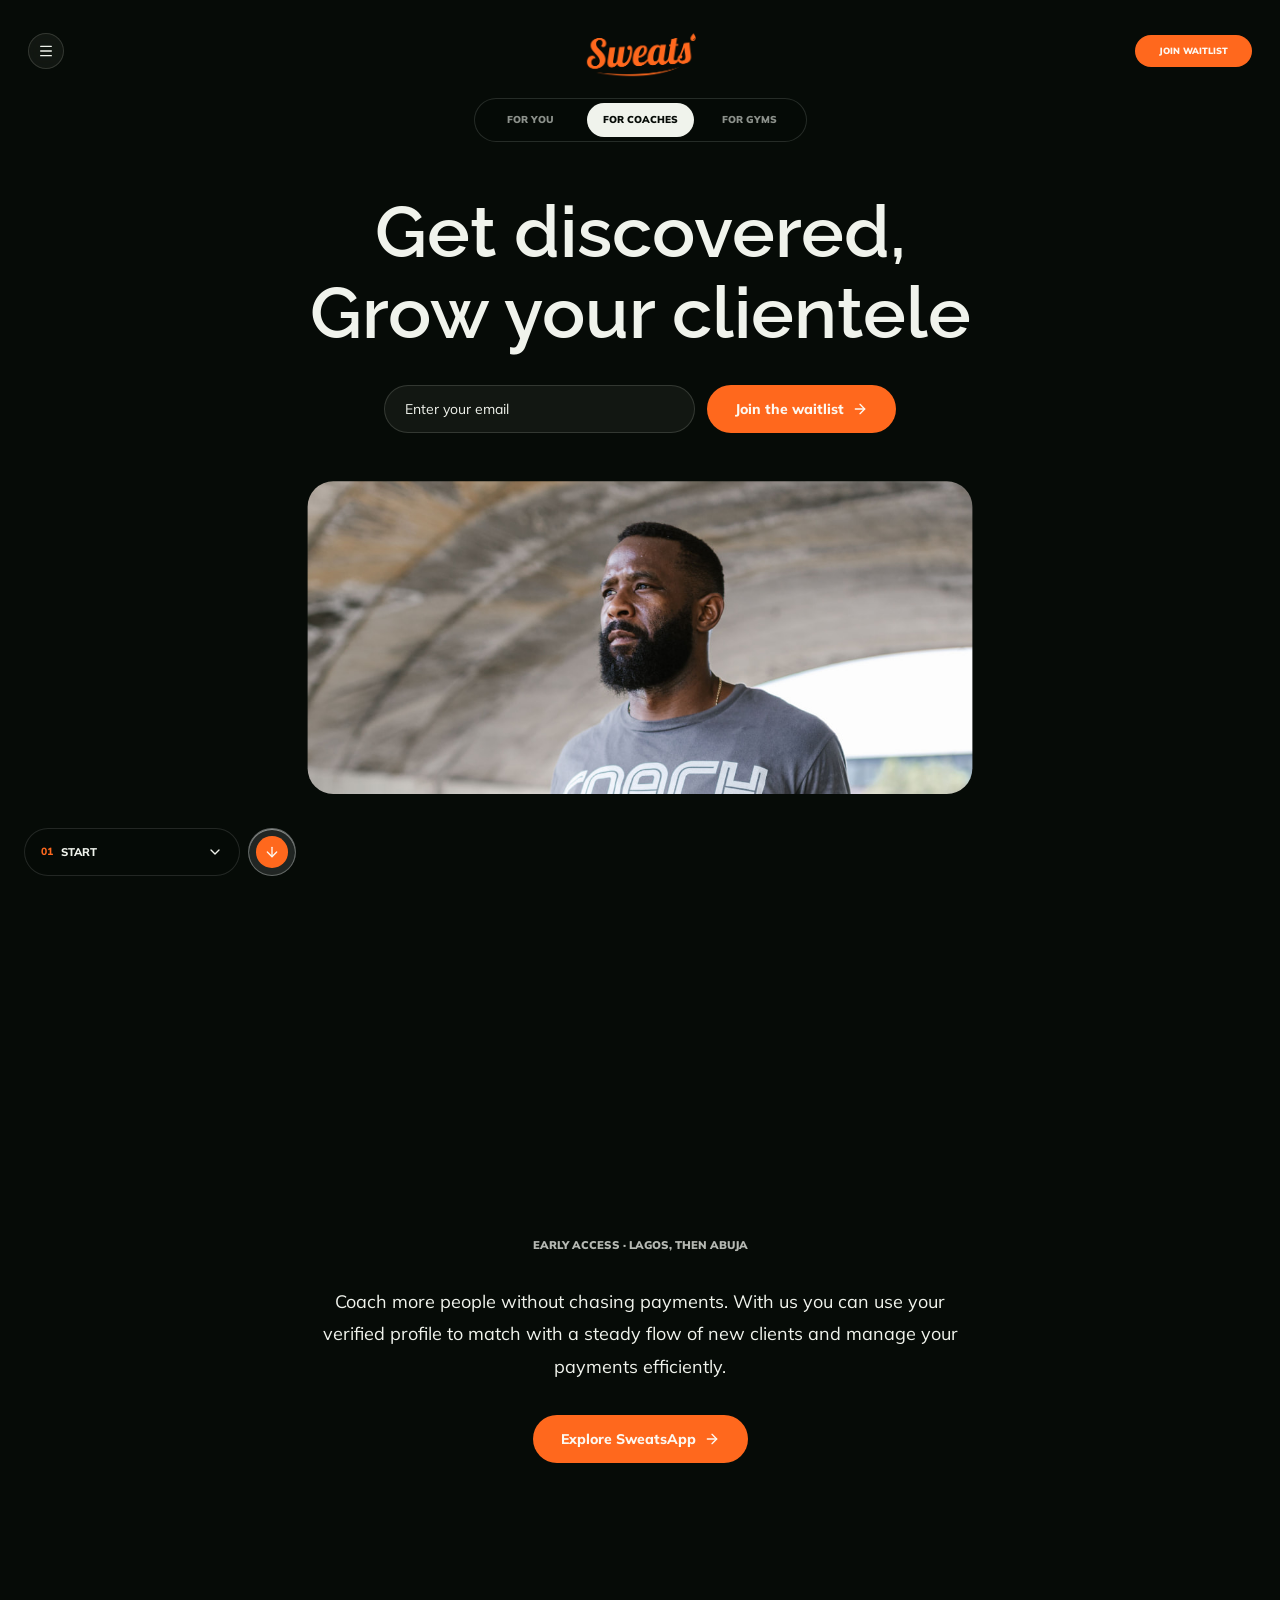
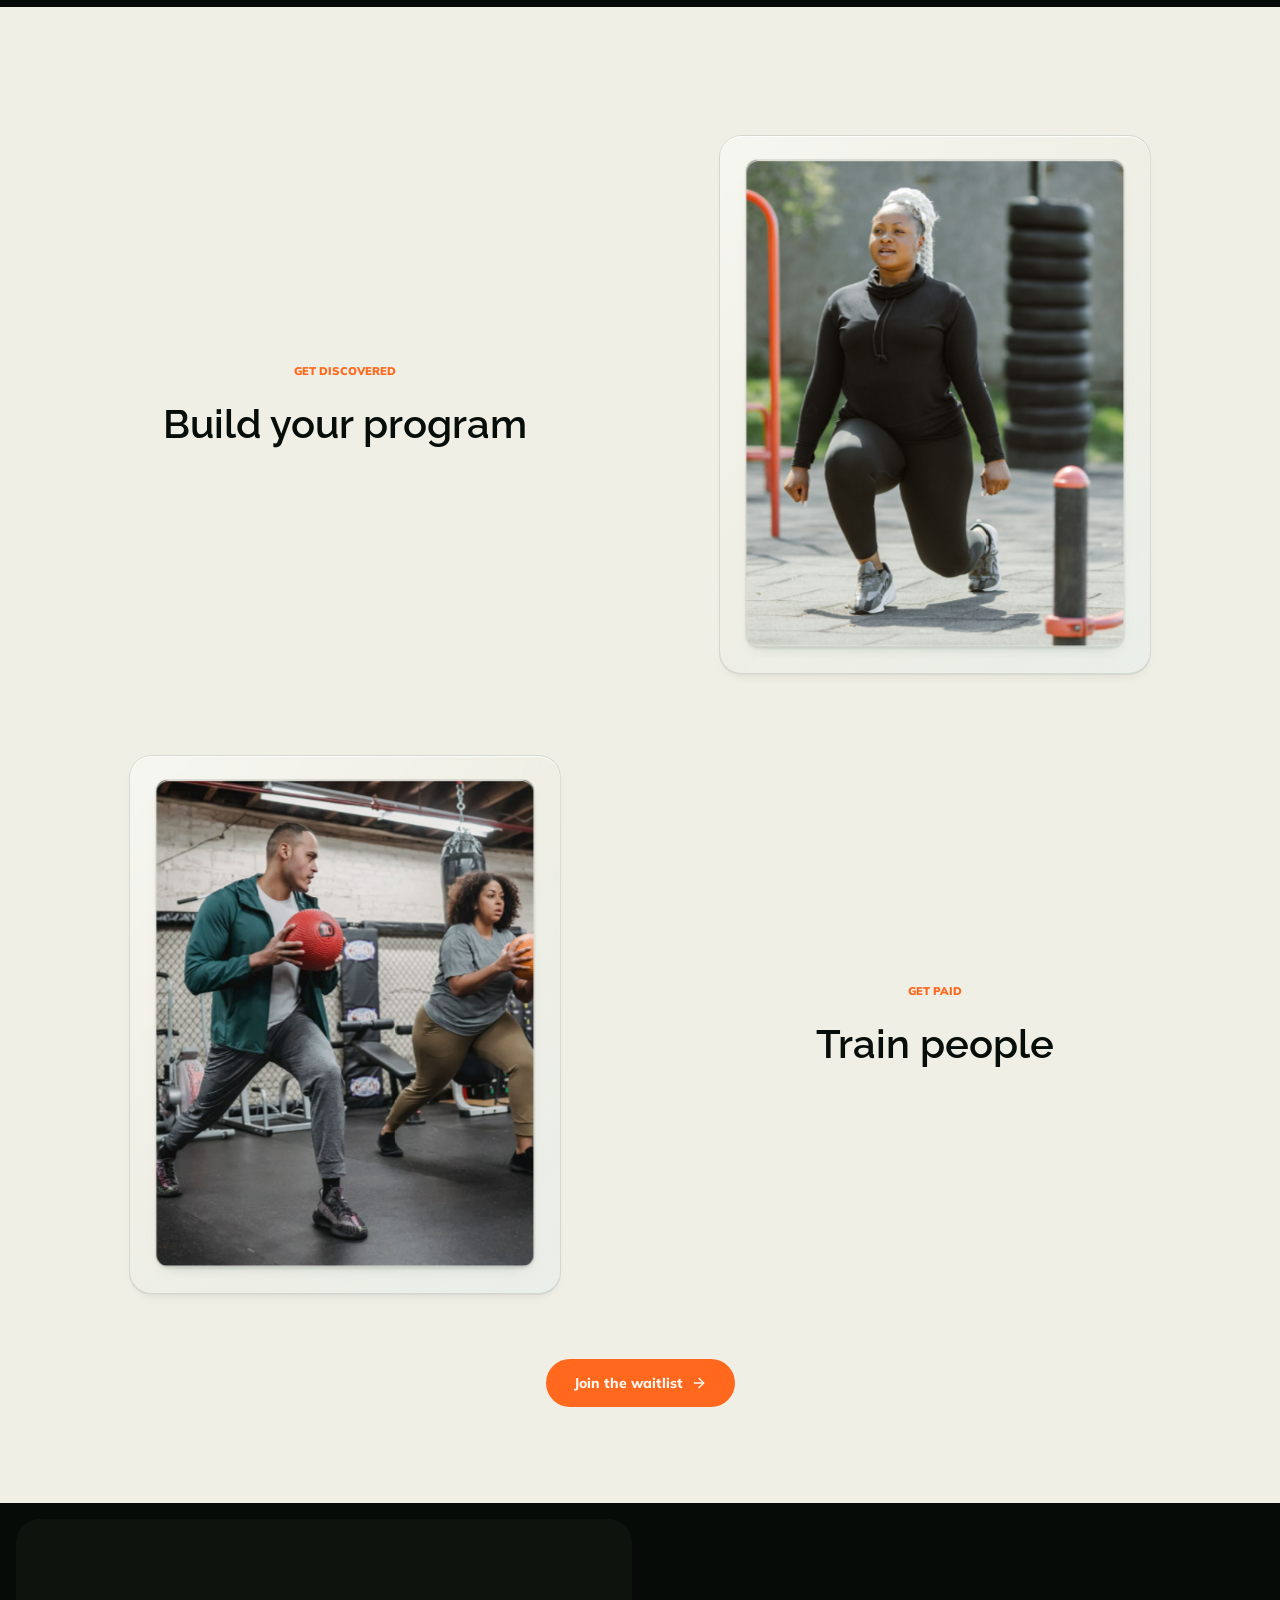
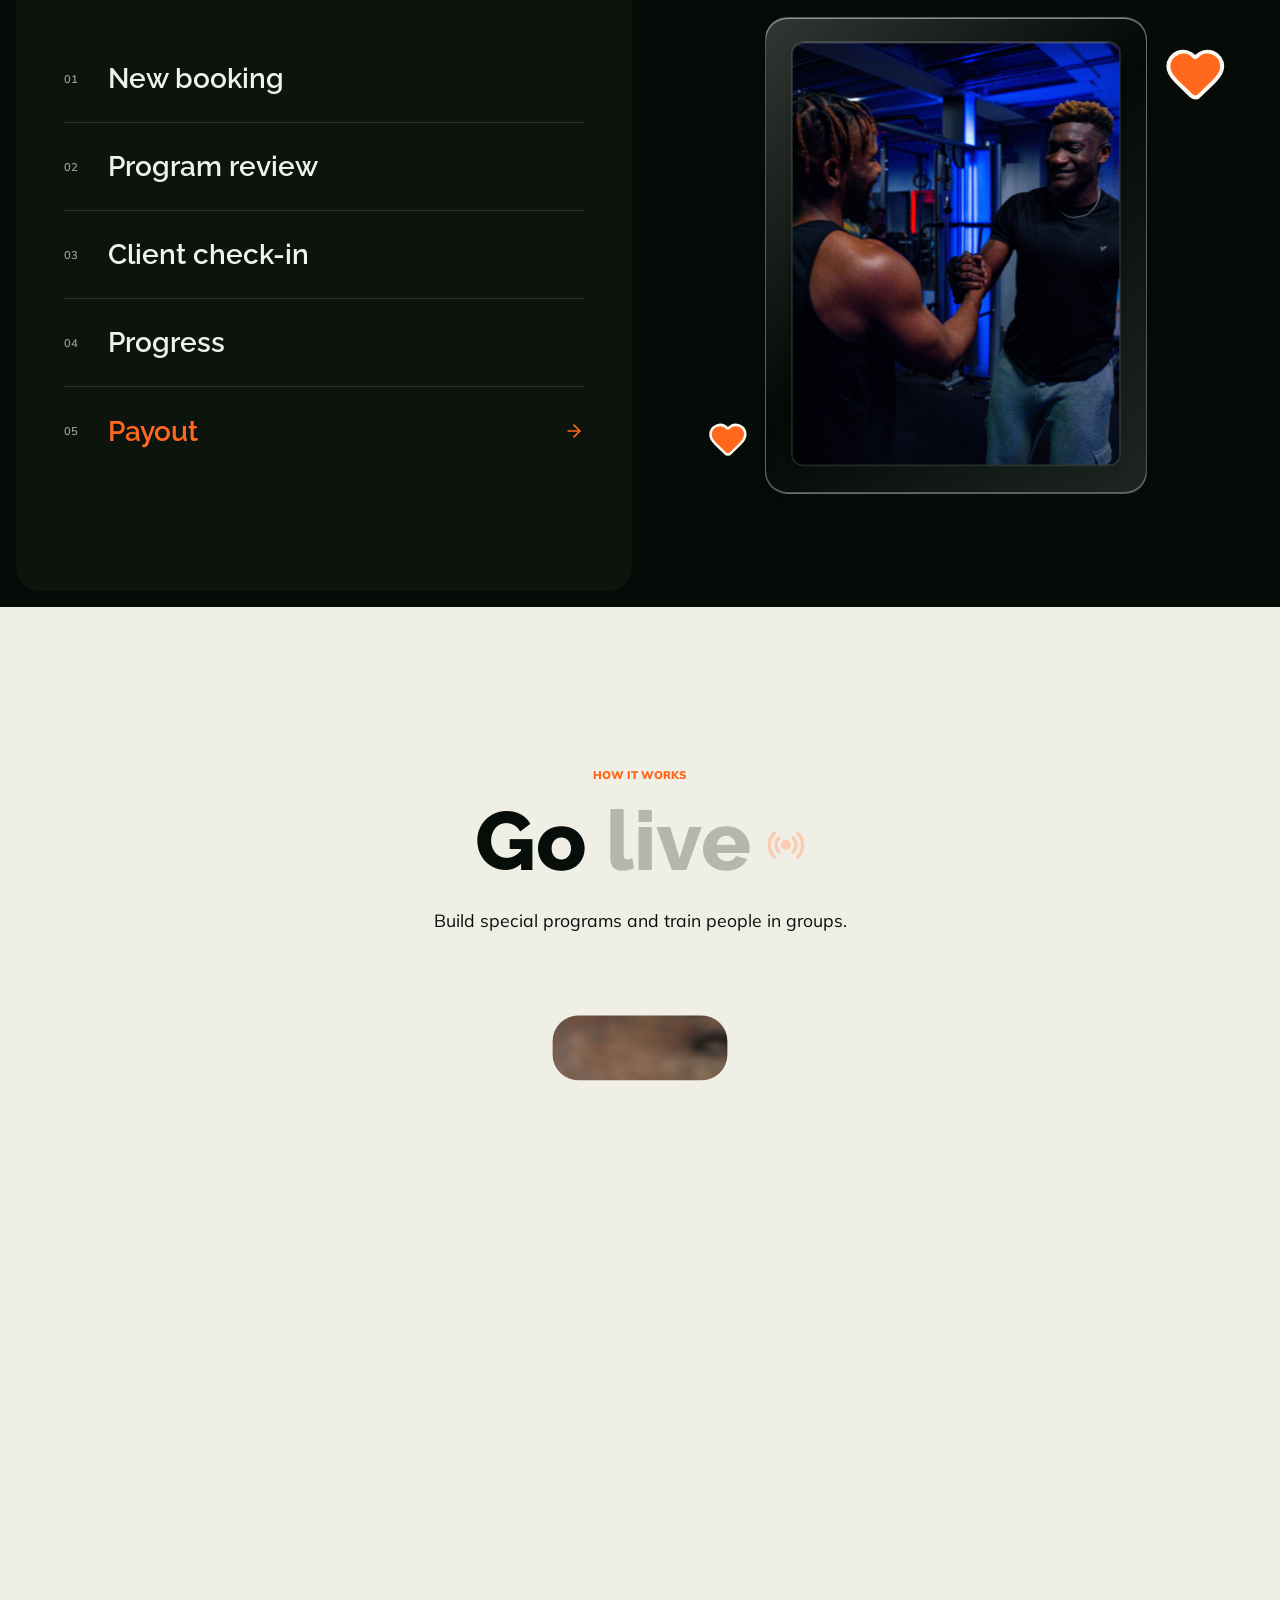
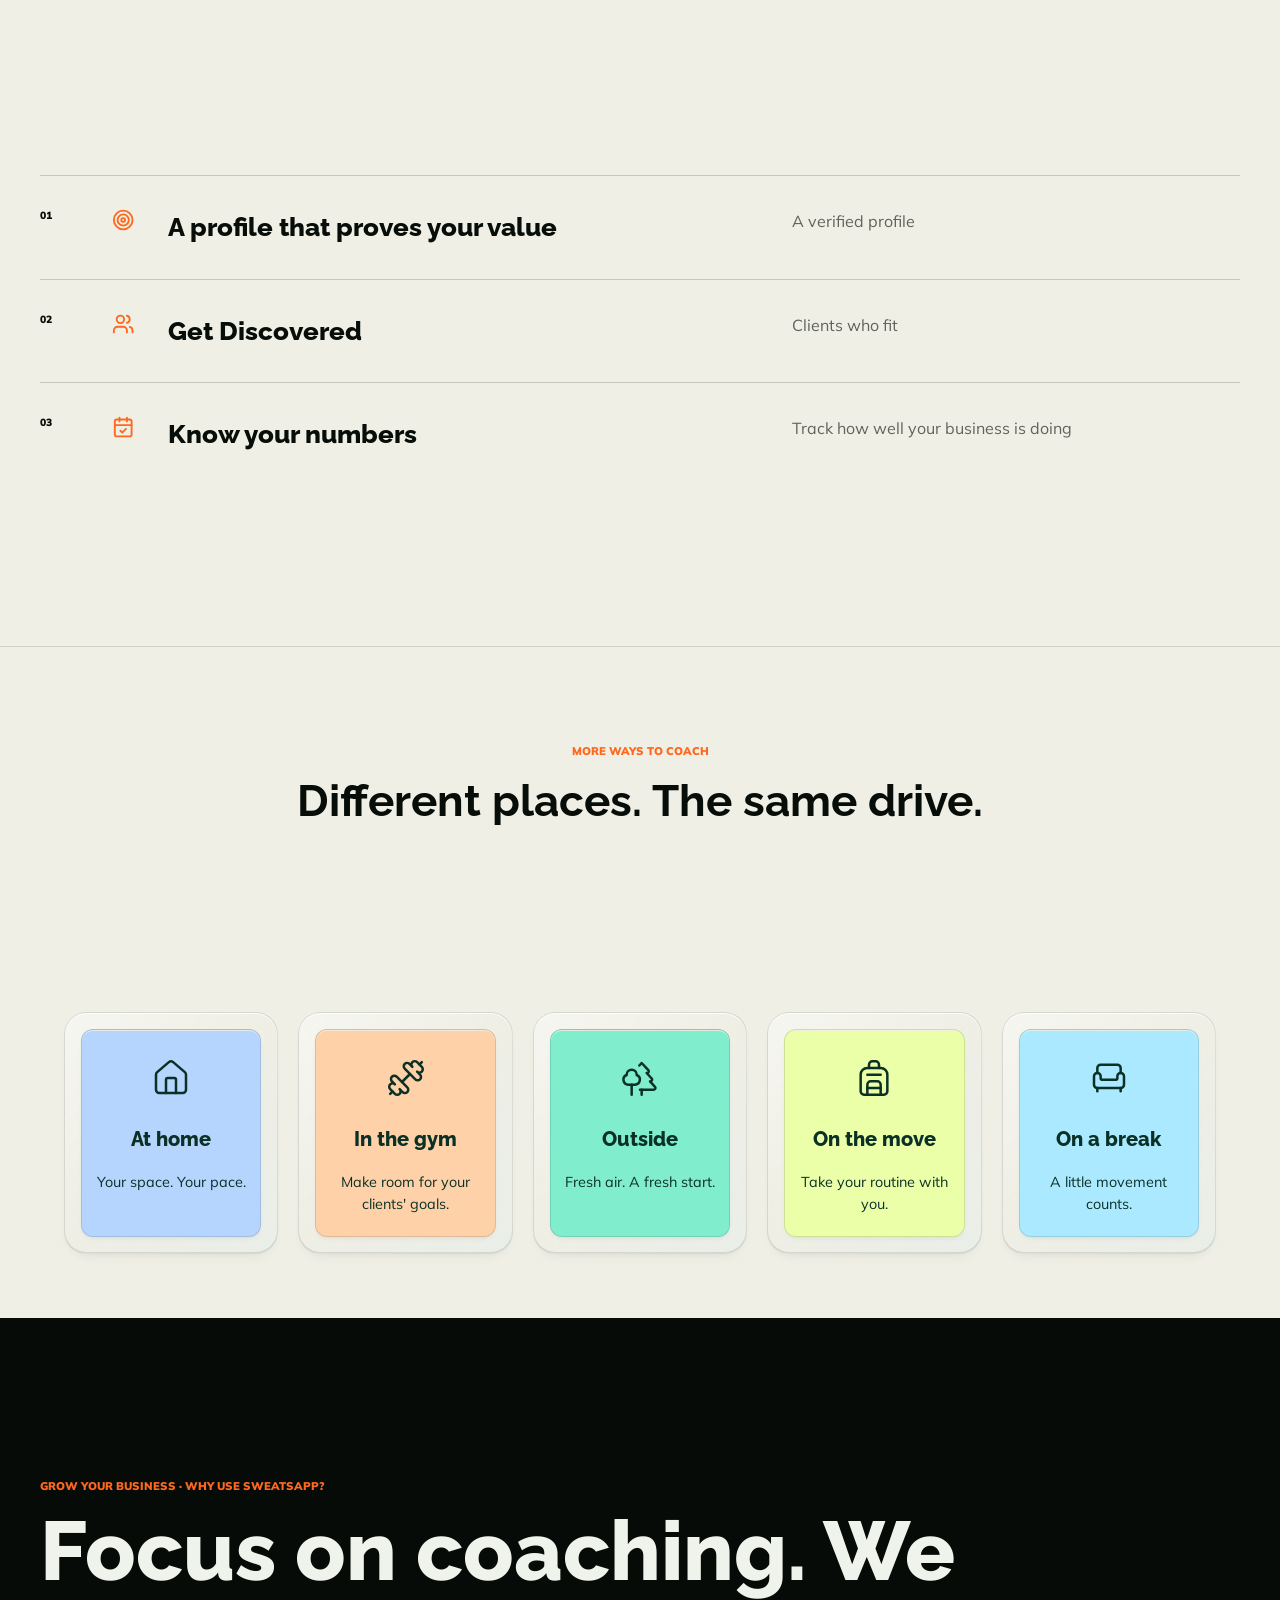
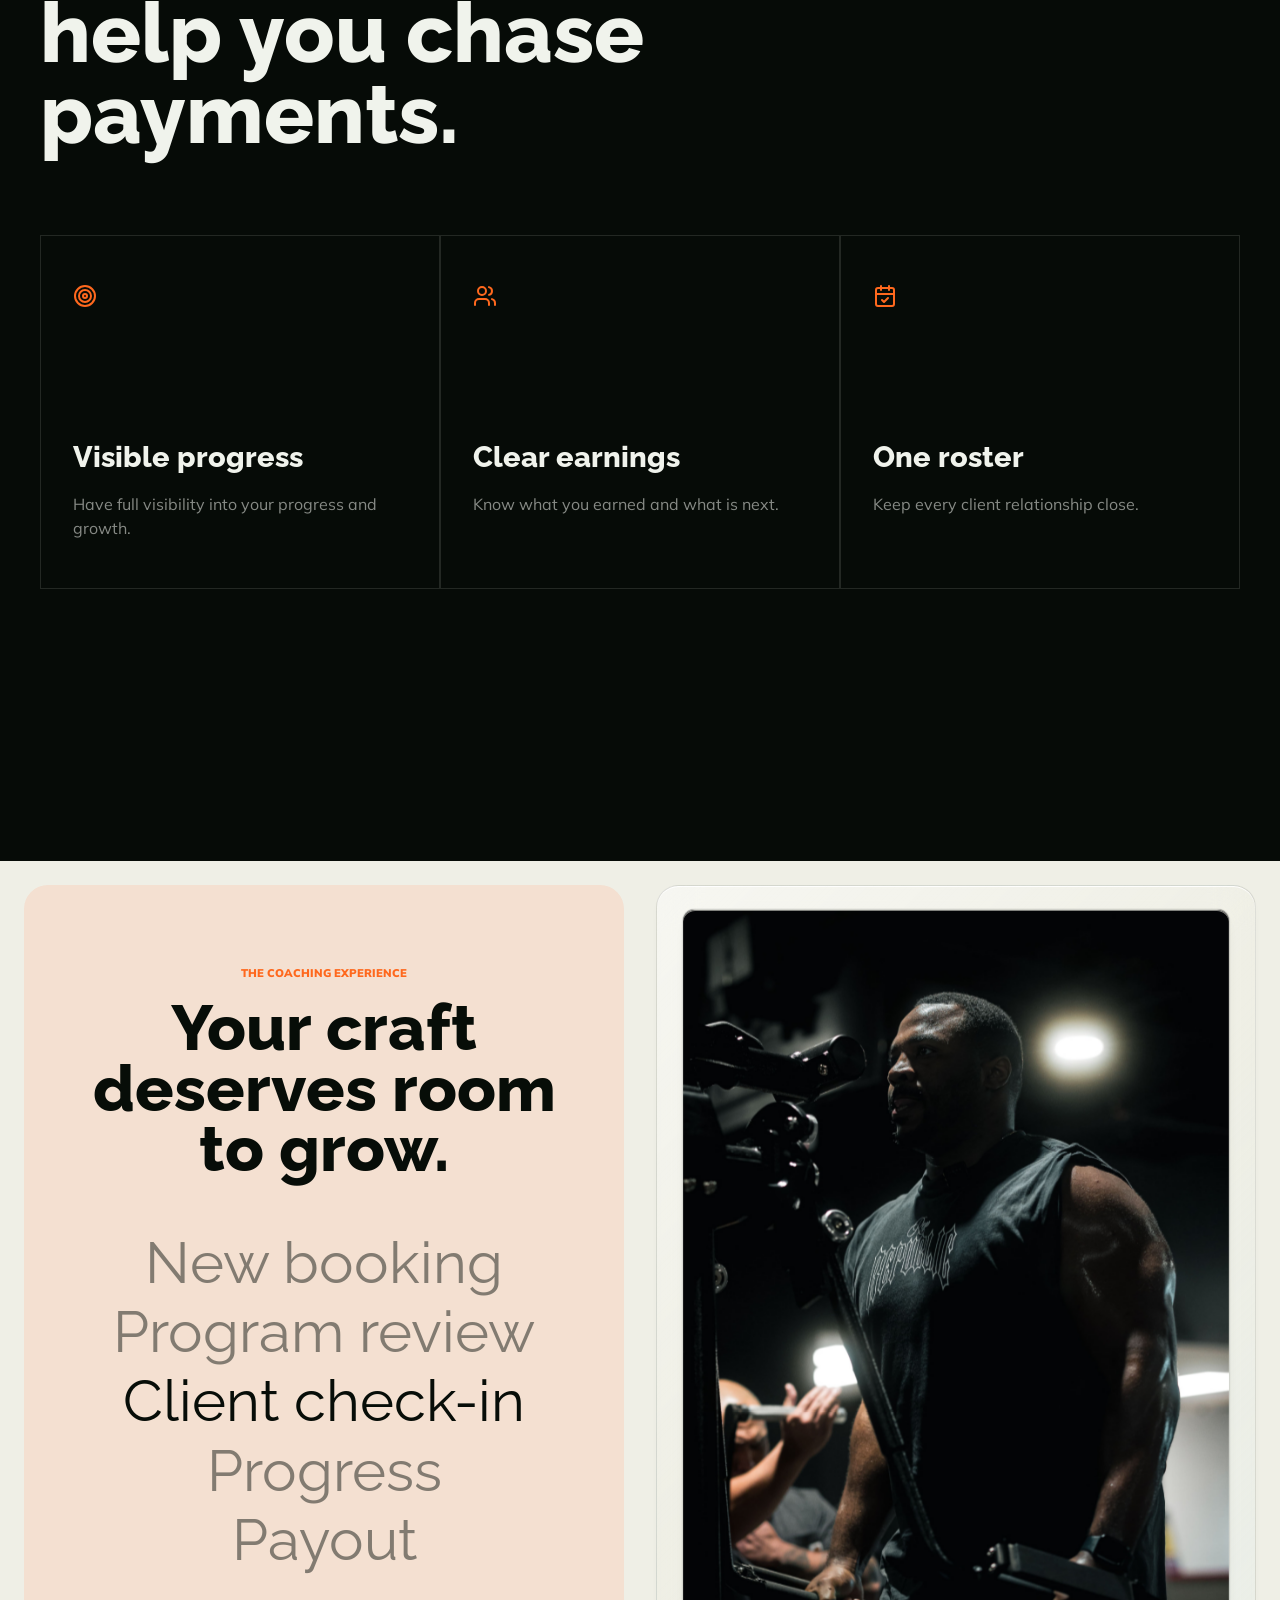
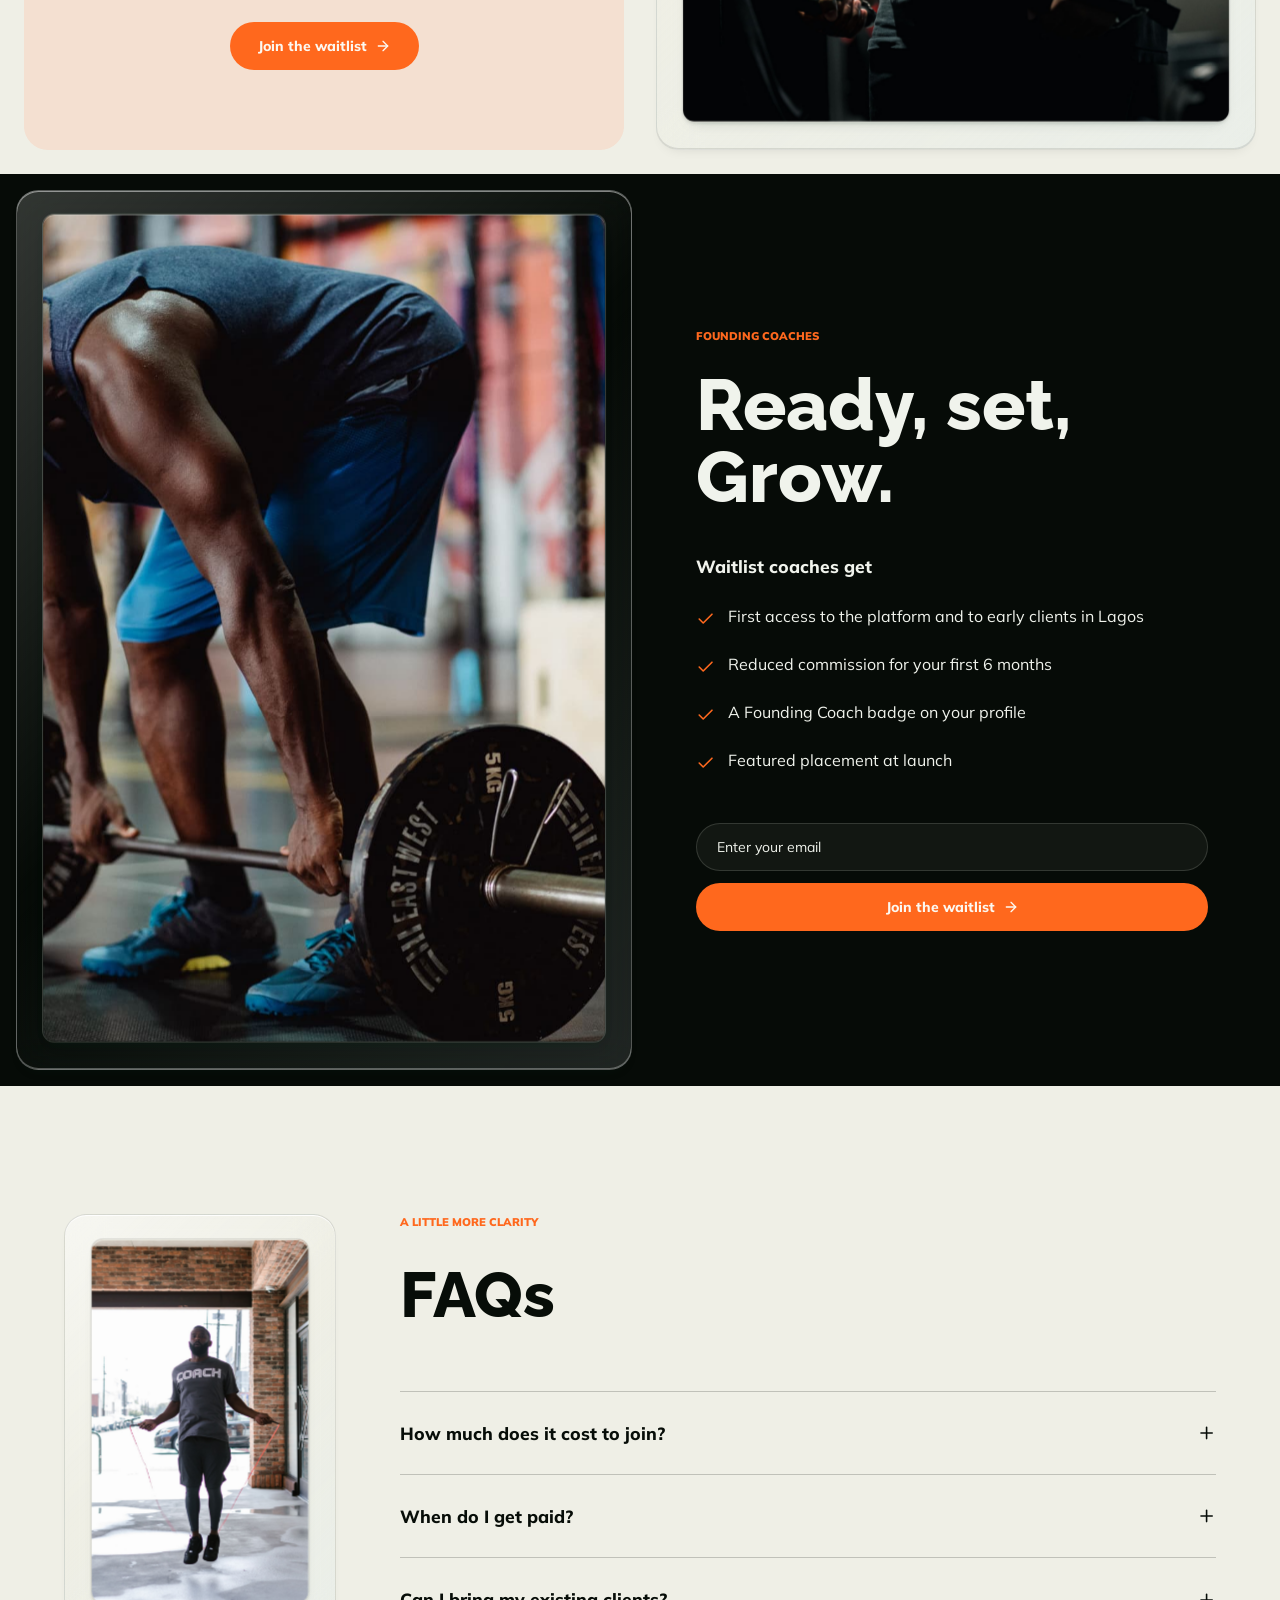
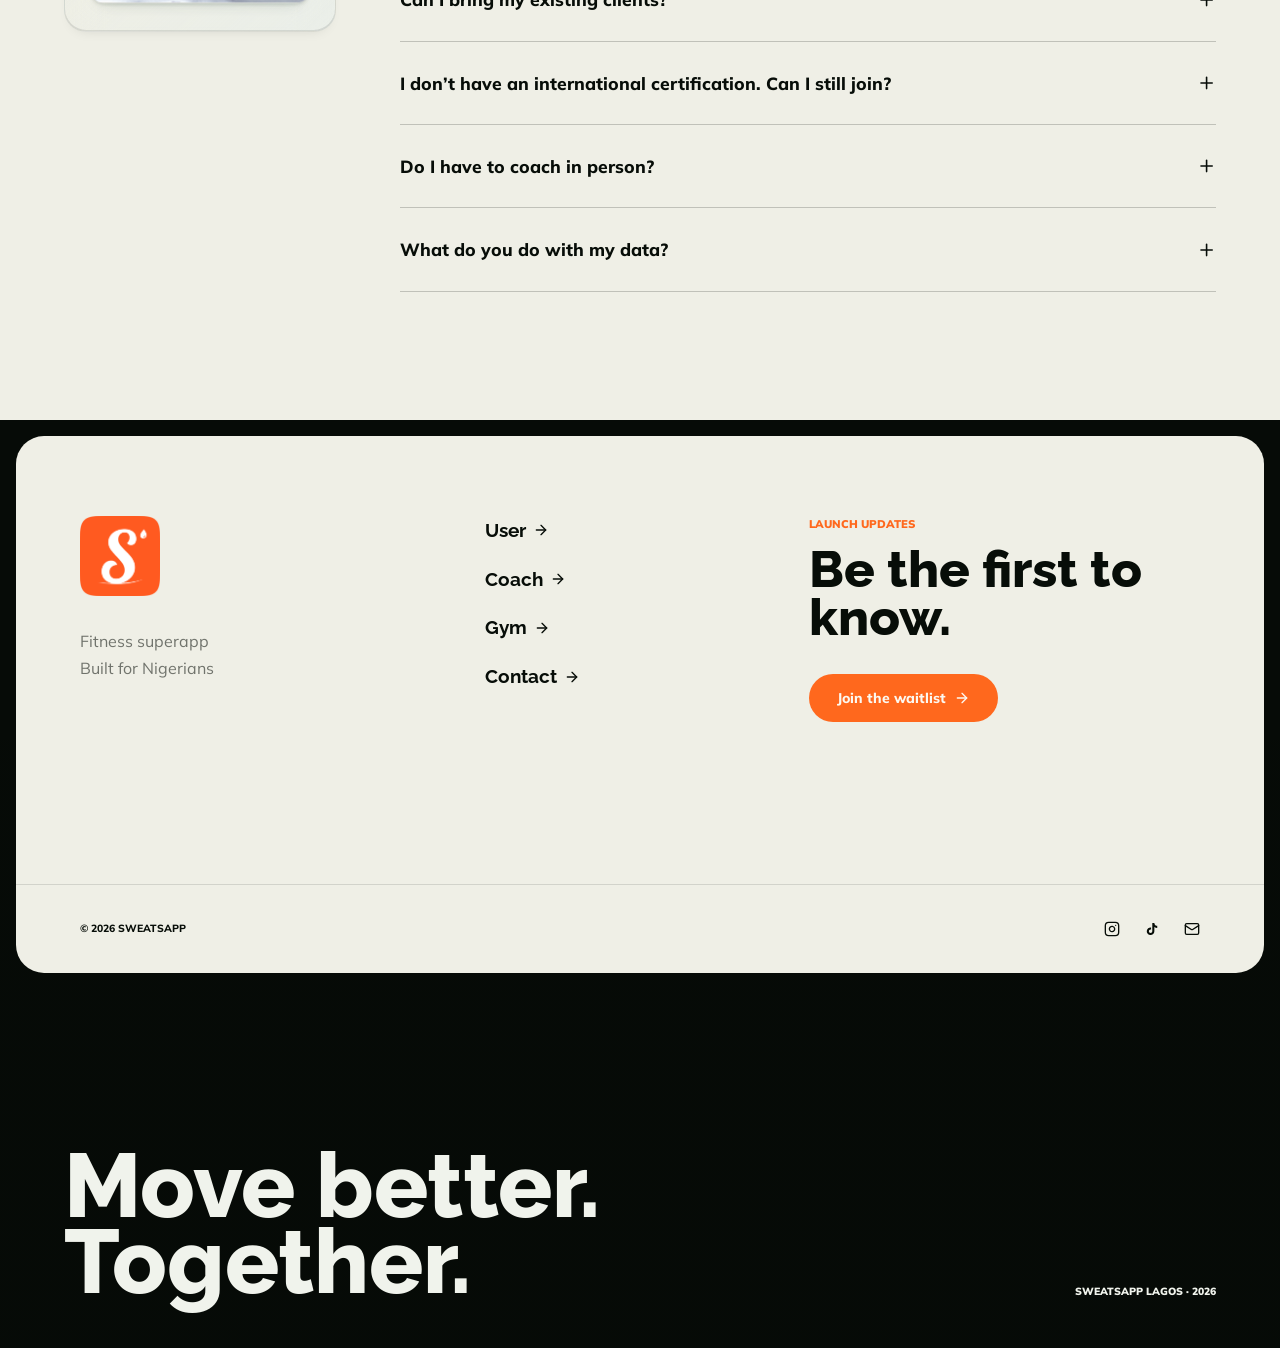
<file: coach.html>
<!doctype html>
<html lang="en">
  <head>
    <meta charset="utf-8" />
    <meta name="viewport" content="width=device-width, initial-scale=1" />
    <link rel="preload" as="image" href="images/coach-hero.jpg" />
    <link rel="preload" as="image" href="images/sweats-icon-orange.png" />
    <link rel="stylesheet" href="css/styles.css" />
    <link
      rel="stylesheet"
      href="https://fonts.googleapis.com/css2?family=Mulish:wght@400;500;600;700;800&amp;family=Raleway:wght@500;700;800;900&amp;display=swap"
      data-precedence="default"
    />
    <title>SweatsApp for Coaches — Get Discovered, Grow Your Clientele</title>
    <meta name="author" content="SweatsApp" />
    <meta
      name="description"
      content="Build a verified profile, find clients and manage your coaching business. Join the founding coach waitlist."
    />
    <meta
      property="og:title"
      content="SweatsApp for Coaches — Get Discovered, Grow Your Clientele"
    />
    <meta
      property="og:description"
      content="Build a verified profile, find clients and manage your coaching business. Join the founding coach waitlist."
    />
    <meta property="og:type" content="website" />
    <meta name="twitter:card" content="summary_large_image" />
    <link rel="preconnect" href="https://fonts.googleapis.com" />
    <link rel="preconnect" href="https://fonts.gstatic.com" crossorigin="anonymous" />
    <link rel="icon" href="favicon.png" type="image/png" />
  </head>
  <body>
    <div class="coach-theme min-h-screen bg-background text-foreground">
      <header class="site-header fixed inset-x-0 top-0 z-50 px-4 py-4 sm:px-7 sm:py-6">
        <nav
          class="mx-auto grid max-w-[96rem] grid-cols-[1fr_auto_1fr] items-center"
          aria-label="Primary navigation"
        >
          <div class="flex items-center gap-3 justify-self-start">
            <button
              class="inline-flex items-center justify-center gap-2 whitespace-nowrap text-sm font-medium cursor-pointer transition-colors focus-visible:outline-none focus-visible:ring-1 focus-visible:ring-ring disabled:pointer-events-none disabled:opacity-50 disabled:cursor-not-allowed [&amp;_svg]:pointer-events-none [&amp;_svg]:size-4 [&amp;_svg]:shrink-0 border border-foreground/15 bg-foreground/5 text-foreground hover:bg-foreground/10 h-9 w-9 nav-trigger rounded-full"
              aria-label="Open navigation"
              aria-expanded="false"
              aria-controls="site-navigation"
            >
              <svg
                xmlns="http://www.w3.org/2000/svg"
                width="24"
                height="24"
                viewBox="0 0 24 24"
                fill="none"
                stroke="currentColor"
                stroke-width="2"
                stroke-linecap="round"
                stroke-linejoin="round"
                class="lucide lucide-menu"
                aria-hidden="true"
              >
                <path d="M4 5h16"></path>
                <path d="M4 12h16"></path>
                <path d="M4 19h16"></path>
              </svg>
            </button>
          </div>
          <a
            class="flex items-center justify-self-center"
            aria-label="SweatsApp home"
            href="index.html"
            ><span
              class="brand-logo brand-logo--header brand-logo--orange"
              role="img"
              aria-label="SweatsApp"
            ></span
          ></a>
          <div class="flex items-center gap-3 justify-self-end">
            <a
              href="#waitlist"
              class="inline-flex items-center justify-center gap-2 whitespace-nowrap cursor-pointer transition-colors focus-visible:outline-none focus-visible:ring-1 focus-visible:ring-ring disabled:pointer-events-none disabled:opacity-50 disabled:cursor-not-allowed [&amp;_svg]:pointer-events-none [&amp;_svg]:size-4 [&amp;_svg]:shrink-0 bg-primary text-primary-foreground hover:bg-primary/90 h-8 rounded-full px-4 text-[9px] font-black uppercase sm:px-6"
              >Join waitlist</a
            >
          </div>
        </nav>
        <div class="page-switcher" aria-label="Choose your SweatsApp experience">
          <a class="nav-link" href="index.html">For You</a
          ><a
            class="nav-link is-active active"
            href="coach.html"
            data-status="active"
            aria-current="page"
            >For Coaches</a
          ><a class="nav-link" href="gym.html">For Gyms</a>
        </div>
      </header>
      <nav
        class="chapter-nav"
        aria-label="Page sections"
        data-sections='[{"id":"coach-intro","label":"Start"},{"id":"coach-focus","label":"Discover"},{"id":"coach-system","label":"Experience"},{"id":"coach-community","label":"How it works"},{"id":"coach-workouts","label":"Workouts"},{"id":"coach-grow","label":"Grow"},{"id":"coach-experience","label":"Why SweatsApp"},{"id":"waitlist","label":"Join"},{"id":"coach-faq","label":"FAQs"}]'
      >
        <div class="chapter-nav__bar">
          <button
            class="inline-flex items-center justify-center gap-2 whitespace-nowrap text-sm font-medium cursor-pointer transition-colors focus-visible:outline-none focus-visible:ring-1 focus-visible:ring-ring disabled:pointer-events-none disabled:opacity-50 disabled:cursor-not-allowed [&amp;_svg]:pointer-events-none [&amp;_svg]:size-4 [&amp;_svg]:shrink-0 rounded-full border border-foreground/15 bg-foreground/5 text-foreground hover:bg-foreground/10 h-9 px-4 py-2 chapter-toggle"
            aria-label="Choose a section"
            aria-expanded="false"
            aria-controls="page-chapters"
          >
            <span class="chapter-number">01</span><span class="chapter-label">Start</span
            ><svg
              xmlns="http://www.w3.org/2000/svg"
              width="24"
              height="24"
              viewBox="0 0 24 24"
              fill="none"
              stroke="currentColor"
              stroke-width="2"
              stroke-linecap="round"
              stroke-linejoin="round"
              class="lucide lucide-chevron-down"
              aria-hidden="true"
            >
              <path d="m6 9 6 6 6-6"></path>
            </svg></button
          ><a
            href="#coach-focus"
            aria-label="Next section: Discover"
            class="inline-flex items-center justify-center gap-2 whitespace-nowrap text-sm cursor-pointer transition-colors focus-visible:outline-none focus-visible:ring-1 focus-visible:ring-ring disabled:pointer-events-none disabled:opacity-50 disabled:cursor-not-allowed [&amp;_svg]:pointer-events-none [&amp;_svg]:size-4 [&amp;_svg]:shrink-0 rounded-full bg-primary text-primary-foreground font-extrabold hover:bg-primary/90 h-9 w-9 chapter-next"
            ><svg
              xmlns="http://www.w3.org/2000/svg"
              width="24"
              height="24"
              viewBox="0 0 24 24"
              fill="none"
              stroke="currentColor"
              stroke-width="2"
              stroke-linecap="round"
              stroke-linejoin="round"
              class="lucide lucide-arrow-down"
              aria-hidden="true"
            >
              <path d="M12 5v14"></path>
              <path d="m19 12-7 7-7-7"></path></svg
          ></a>
        </div>
      </nav>
      <main>
        <section id="coach-intro" class="scroll-scene cinematic-intro">
          <div class="cinematic-title">
            <h1>Get discovered, Grow your clientele</h1>
            <div class="intro-waitlist">
              <div class="w-full max-w-lg">
                <form novalidate="" class="flex w-full flex-col gap-3 sm:flex-row">
                  <label class="sr-only" for="email-coach-intro">Email address</label
                  ><input
                    id="email-coach-intro"
                    required=""
                    type="email"
                    autocomplete="email"
                    maxlength="254"
                    aria-invalid="false"
                    placeholder="Enter your email"
                    class="h-12 min-h-12 min-w-0 flex-1 shrink-0 rounded-full border border-foreground/15 bg-foreground/5 px-5 text-sm text-foreground outline-none placeholder:text-foreground/40 focus:border-current aria-invalid:border-destructive"
                    name="email"
                    value=""
                  /><button
                    class="inline-flex items-center justify-center gap-2 whitespace-nowrap text-sm cursor-pointer transition-colors focus-visible:outline-none focus-visible:ring-1 focus-visible:ring-ring disabled:pointer-events-none disabled:opacity-50 disabled:cursor-not-allowed [&amp;_svg]:pointer-events-none [&amp;_svg]:size-4 [&amp;_svg]:shrink-0 bg-primary text-primary-foreground font-extrabold hover:bg-primary/90 h-12 rounded-full px-7"
                    type="submit"
                  >
                    Join the waitlist<svg
                      xmlns="http://www.w3.org/2000/svg"
                      width="24"
                      height="24"
                      viewBox="0 0 24 24"
                      fill="none"
                      stroke="currentColor"
                      stroke-width="2"
                      stroke-linecap="round"
                      stroke-linejoin="round"
                      class="lucide lucide-arrow-right"
                      aria-hidden="true"
                    >
                      <path d="M5 12h14"></path>
                      <path d="m12 5 7 7-7 7"></path>
                    </svg>
                  </button>
                </form>
              </div>
            </div>
          </div>
          <div class="hero-frame scroll-media">
            <img
              src="images/coach-hero.jpg"
              alt="Coach leading an athlete through a workout"
              width="1920"
              height="1080"
            />
          </div>
          <div class="intro-details">
            <div class="launch-announcement">
              <p class="eyebrow">Early access · Lagos, then Abuja</p>
              <p class="launch-copy">
                Coach more people without chasing payments. With us you can use your verified
                profile to match with a steady flow of new clients and manage your payments
                efficiently.
              </p>
              <a
                href="#coach-focus"
                class="inline-flex items-center justify-center gap-2 whitespace-nowrap text-sm cursor-pointer transition-colors focus-visible:outline-none focus-visible:ring-1 focus-visible:ring-ring disabled:pointer-events-none disabled:opacity-50 disabled:cursor-not-allowed [&amp;_svg]:pointer-events-none [&amp;_svg]:size-4 [&amp;_svg]:shrink-0 bg-primary text-primary-foreground font-extrabold hover:bg-primary/90 h-12 rounded-full px-7"
                >Explore SweatsApp
                <svg
                  xmlns="http://www.w3.org/2000/svg"
                  width="24"
                  height="24"
                  viewBox="0 0 24 24"
                  fill="none"
                  stroke="currentColor"
                  stroke-width="2"
                  stroke-linecap="round"
                  stroke-linejoin="round"
                  class="lucide lucide-arrow-right"
                  aria-hidden="true"
                >
                  <path d="M5 12h14"></path>
                  <path d="m12 5 7 7-7 7"></path></svg
              ></a>
            </div>
          </div>
        </section>
        <section id="coach-focus" class="scroll-scene feature-duo bg-paper text-paper-foreground">
          <div class="feature-duo-pairs">
            <article>
              <div class="feature-duo-copy">
                <p class="eyebrow">Get Discovered</p>
                <h3>Build your program</h3>
              </div>
              <div class="feature-duo-media image-shell">
                <div class="image-window">
                  <img src="images/coach-program.jpg" alt="Build your program" loading="lazy" />
                </div>
              </div>
            </article>
            <article>
              <div class="feature-duo-copy">
                <p class="eyebrow">Get Paid</p>
                <h3>Train people</h3>
              </div>
              <div class="feature-duo-media image-shell">
                <div class="image-window">
                  <img src="images/coach-card2.jpg" alt="Train people" loading="lazy" />
                </div>
              </div>
            </article>
          </div>
          <div class="feature-duo-action">
            <a
              href="#waitlist"
              class="inline-flex items-center justify-center gap-2 whitespace-nowrap text-sm cursor-pointer transition-colors focus-visible:outline-none focus-visible:ring-1 focus-visible:ring-ring disabled:pointer-events-none disabled:opacity-50 disabled:cursor-not-allowed [&amp;_svg]:pointer-events-none [&amp;_svg]:size-4 [&amp;_svg]:shrink-0 bg-primary text-primary-foreground font-extrabold hover:bg-primary/90 h-12 rounded-full px-7"
              >Join the waitlist
              <svg
                xmlns="http://www.w3.org/2000/svg"
                width="24"
                height="24"
                viewBox="0 0 24 24"
                fill="none"
                stroke="currentColor"
                stroke-width="2"
                stroke-linecap="round"
                stroke-linejoin="round"
                class="lucide lucide-arrow-right"
                aria-hidden="true"
              >
                <path d="M5 12h14"></path>
                <path d="m12 5 7 7-7 7"></path></svg
            ></a>
          </div>
        </section>
        <section
          id="coach-system"
          class="scroll-scene story-static"
          aria-label="SweatsApp experience"
        >
          <div class="story-feature-panel">
            <ol class="story-features" aria-label="Experience features">
              <li>
                <span>01</span>New booking<svg
                  xmlns="http://www.w3.org/2000/svg"
                  width="24"
                  height="24"
                  viewBox="0 0 24 24"
                  fill="none"
                  stroke="currentColor"
                  stroke-width="2"
                  stroke-linecap="round"
                  stroke-linejoin="round"
                  class="lucide lucide-arrow-right"
                  aria-hidden="true"
                >
                  <path d="M5 12h14"></path>
                  <path d="m12 5 7 7-7 7"></path>
                </svg>
              </li>
              <li>
                <span>02</span>Program review<svg
                  xmlns="http://www.w3.org/2000/svg"
                  width="24"
                  height="24"
                  viewBox="0 0 24 24"
                  fill="none"
                  stroke="currentColor"
                  stroke-width="2"
                  stroke-linecap="round"
                  stroke-linejoin="round"
                  class="lucide lucide-arrow-right"
                  aria-hidden="true"
                >
                  <path d="M5 12h14"></path>
                  <path d="m12 5 7 7-7 7"></path>
                </svg>
              </li>
              <li>
                <span>03</span>Client check-in<svg
                  xmlns="http://www.w3.org/2000/svg"
                  width="24"
                  height="24"
                  viewBox="0 0 24 24"
                  fill="none"
                  stroke="currentColor"
                  stroke-width="2"
                  stroke-linecap="round"
                  stroke-linejoin="round"
                  class="lucide lucide-arrow-right"
                  aria-hidden="true"
                >
                  <path d="M5 12h14"></path>
                  <path d="m12 5 7 7-7 7"></path>
                </svg>
              </li>
              <li>
                <span>04</span>Progress<svg
                  xmlns="http://www.w3.org/2000/svg"
                  width="24"
                  height="24"
                  viewBox="0 0 24 24"
                  fill="none"
                  stroke="currentColor"
                  stroke-width="2"
                  stroke-linecap="round"
                  stroke-linejoin="round"
                  class="lucide lucide-arrow-right"
                  aria-hidden="true"
                >
                  <path d="M5 12h14"></path>
                  <path d="m12 5 7 7-7 7"></path>
                </svg>
              </li>
              <li class="is-default">
                <span>05</span>Payout<svg
                  xmlns="http://www.w3.org/2000/svg"
                  width="24"
                  height="24"
                  viewBox="0 0 24 24"
                  fill="none"
                  stroke="currentColor"
                  stroke-width="2"
                  stroke-linecap="round"
                  stroke-linejoin="round"
                  class="lucide lucide-arrow-right"
                  aria-hidden="true"
                >
                  <path d="M5 12h14"></path>
                  <path d="m12 5 7 7-7 7"></path>
                </svg>
              </li>
            </ol>
          </div>
          <div class="story-image image-shell">
            <div class="image-window">
              <img
                src="images/coach-story.jpg"
                alt="Coach training people in a group session"
                loading="lazy"
              />
            </div>
            <span class="story-heart story-heart--lead" aria-hidden="true"
              ><svg
                xmlns="http://www.w3.org/2000/svg"
                width="24"
                height="24"
                viewBox="0 0 24 24"
                fill="none"
                stroke="currentColor"
                stroke-width="1.5"
                stroke-linecap="round"
                stroke-linejoin="round"
                class="lucide lucide-heart"
                aria-hidden="true"
              >
                <path
                  d="M2 9.5a5.5 5.5 0 0 1 9.591-3.676.56.56 0 0 0 .818 0A5.49 5.49 0 0 1 22 9.5c0 2.29-1.5 4-3 5.5l-5.492 5.313a2 2 0 0 1-3 .019L5 15c-1.5-1.5-3-3.2-3-5.5"
                ></path></svg></span
            ><span class="story-heart story-heart--echo" aria-hidden="true"
              ><svg
                xmlns="http://www.w3.org/2000/svg"
                width="24"
                height="24"
                viewBox="0 0 24 24"
                fill="none"
                stroke="currentColor"
                stroke-width="1.5"
                stroke-linecap="round"
                stroke-linejoin="round"
                class="lucide lucide-heart"
                aria-hidden="true"
              >
                <path
                  d="M2 9.5a5.5 5.5 0 0 1 9.591-3.676.56.56 0 0 0 .818 0A5.49 5.49 0 0 1 22 9.5c0 2.29-1.5 4-3 5.5l-5.492 5.313a2 2 0 0 1-3 .019L5 15c-1.5-1.5-3-3.2-3-5.5"
                ></path></svg
            ></span>
          </div>
        </section>
        <section
          id="coach-community"
          class="scroll-scene ride-highlight bg-paper text-paper-foreground"
        >
          <div class="editorial-heading">
            <p class="eyebrow">How it works</p>
            <h2 data-scroll-highlight="true">
              <span>Go<!-- --> </span
              ><span class="live-word"
                >live<i class="live-recording" aria-hidden="true"
                  ><svg
                    xmlns="http://www.w3.org/2000/svg"
                    width="24"
                    height="24"
                    viewBox="0 0 24 24"
                    fill="none"
                    stroke="currentColor"
                    stroke-width="2"
                    stroke-linecap="round"
                    stroke-linejoin="round"
                    class="lucide lucide-radio"
                    aria-hidden="true"
                  >
                    <path d="M16.247 7.761a6 6 0 0 1 0 8.478"></path>
                    <path d="M19.075 4.933a10 10 0 0 1 0 14.134"></path>
                    <path d="M4.925 19.067a10 10 0 0 1 0-14.134"></path>
                    <path d="M7.753 16.239a6 6 0 0 1 0-8.478"></path>
                    <circle cx="12" cy="12" r="2"></circle></svg
                ></i>
              </span>
            </h2>
            <p class="section-description">Build special programs and train people in groups.</p>
          </div>
          <div class="wide-media scroll-media">
            <img src="images/coach-live.jpg" alt="Go live" loading="lazy" />
          </div>
          <div class="feature-ledger">
            <article>
              <span>0<!-- -->1</span
              ><svg
                xmlns="http://www.w3.org/2000/svg"
                width="24"
                height="24"
                viewBox="0 0 24 24"
                fill="none"
                stroke="currentColor"
                stroke-width="2"
                stroke-linecap="round"
                stroke-linejoin="round"
                class="lucide lucide-target"
                aria-hidden="true"
              >
                <circle cx="12" cy="12" r="10"></circle>
                <circle cx="12" cy="12" r="6"></circle>
                <circle cx="12" cy="12" r="2"></circle>
              </svg>
              <h3>A profile that proves your value</h3>
              <p>A verified profile</p>
            </article>
            <article>
              <span>0<!-- -->2</span
              ><svg
                xmlns="http://www.w3.org/2000/svg"
                width="24"
                height="24"
                viewBox="0 0 24 24"
                fill="none"
                stroke="currentColor"
                stroke-width="2"
                stroke-linecap="round"
                stroke-linejoin="round"
                class="lucide lucide-users"
                aria-hidden="true"
              >
                <path d="M16 21v-2a4 4 0 0 0-4-4H6a4 4 0 0 0-4 4v2"></path>
                <path d="M16 3.128a4 4 0 0 1 0 7.744"></path>
                <path d="M22 21v-2a4 4 0 0 0-3-3.87"></path>
                <circle cx="9" cy="7" r="4"></circle>
              </svg>
              <h3>Get Discovered</h3>
              <p>Clients who fit</p>
            </article>
            <article>
              <span>0<!-- -->3</span
              ><svg
                xmlns="http://www.w3.org/2000/svg"
                width="24"
                height="24"
                viewBox="0 0 24 24"
                fill="none"
                stroke="currentColor"
                stroke-width="2"
                stroke-linecap="round"
                stroke-linejoin="round"
                class="lucide lucide-calendar-check"
                aria-hidden="true"
              >
                <path d="M8 2v4"></path>
                <path d="M16 2v4"></path>
                <rect width="18" height="18" x="3" y="4" rx="2"></rect>
                <path d="M3 10h18"></path>
                <path d="m9 16 2 2 4-4"></path>
              </svg>
              <h3>Know your numbers</h3>
              <p>Track how well your business is doing</p>
            </article>
          </div>
        </section>
        <section
          id="coach-workouts"
          class="scroll-scene workout-places bg-paper text-paper-foreground"
          aria-labelledby="coach-workouts-title"
        >
          <header class="workout-places-heading">
            <p class="eyebrow">More ways to coach</p>
            <h2 id="coach-workouts-title">Different places. The same drive.</h2>
          </header>
          <div class="workout-places-grid">
            <article class="workout-place image-shell workout-place--home">
              <div class="workout-place-content">
                <svg
                  xmlns="http://www.w3.org/2000/svg"
                  width="24"
                  height="24"
                  viewBox="0 0 24 24"
                  fill="none"
                  stroke="currentColor"
                  stroke-width="1.5"
                  stroke-linecap="round"
                  stroke-linejoin="round"
                  class="lucide lucide-house"
                  aria-hidden="true"
                >
                  <path d="M15 21v-8a1 1 0 0 0-1-1h-4a1 1 0 0 0-1 1v8"></path>
                  <path
                    d="M3 10a2 2 0 0 1 .709-1.528l7-6a2 2 0 0 1 2.582 0l7 6A2 2 0 0 1 21 10v9a2 2 0 0 1-2 2H5a2 2 0 0 1-2-2z"
                  ></path>
                </svg>
                <h3>At home</h3>
                <p>Your space. Your pace.</p>
              </div>
            </article>
            <article class="workout-place image-shell workout-place--gym">
              <div class="workout-place-content">
                <svg
                  xmlns="http://www.w3.org/2000/svg"
                  width="24"
                  height="24"
                  viewBox="0 0 24 24"
                  fill="none"
                  stroke="currentColor"
                  stroke-width="1.5"
                  stroke-linecap="round"
                  stroke-linejoin="round"
                  class="lucide lucide-dumbbell"
                  aria-hidden="true"
                >
                  <path
                    d="M17.596 12.768a2 2 0 1 0 2.829-2.829l-1.768-1.767a2 2 0 0 0 2.828-2.829l-2.828-2.828a2 2 0 0 0-2.829 2.828l-1.767-1.768a2 2 0 1 0-2.829 2.829z"
                  ></path>
                  <path d="m2.5 21.5 1.4-1.4"></path>
                  <path d="m20.1 3.9 1.4-1.4"></path>
                  <path
                    d="M5.343 21.485a2 2 0 1 0 2.829-2.828l1.767 1.768a2 2 0 1 0 2.829-2.829l-6.364-6.364a2 2 0 1 0-2.829 2.829l1.768 1.767a2 2 0 0 0-2.828 2.829z"
                  ></path>
                  <path d="m9.6 14.4 4.8-4.8"></path>
                </svg>
                <h3>In the gym</h3>
                <p>Make room for your clients' goals.</p>
              </div>
            </article>
            <article class="workout-place image-shell workout-place--outdoors">
              <div class="workout-place-content">
                <svg
                  xmlns="http://www.w3.org/2000/svg"
                  width="24"
                  height="24"
                  viewBox="0 0 24 24"
                  fill="none"
                  stroke="currentColor"
                  stroke-width="1.5"
                  stroke-linecap="round"
                  stroke-linejoin="round"
                  class="lucide lucide-trees"
                  aria-hidden="true"
                >
                  <path d="M10 10v.2A3 3 0 0 1 8.9 16H5a3 3 0 0 1-1-5.8V10a3 3 0 0 1 6 0Z"></path>
                  <path d="M7 16v6"></path>
                  <path d="M13 19v3"></path>
                  <path
                    d="M12 19h8.3a1 1 0 0 0 .7-1.7L18 14h.3a1 1 0 0 0 .7-1.7L16 9h.2a1 1 0 0 0 .8-1.7L13 3l-1.4 1.5"
                  ></path>
                </svg>
                <h3>Outside</h3>
                <p>Fresh air. A fresh start.</p>
              </div>
            </article>
            <article class="workout-place image-shell workout-place--travel">
              <div class="workout-place-content">
                <svg
                  xmlns="http://www.w3.org/2000/svg"
                  width="24"
                  height="24"
                  viewBox="0 0 24 24"
                  fill="none"
                  stroke="currentColor"
                  stroke-width="1.5"
                  stroke-linecap="round"
                  stroke-linejoin="round"
                  class="lucide lucide-backpack"
                  aria-hidden="true"
                >
                  <path
                    d="M4 10a4 4 0 0 1 4-4h8a4 4 0 0 1 4 4v10a2 2 0 0 1-2 2H6a2 2 0 0 1-2-2z"
                  ></path>
                  <path d="M8 10h8"></path>
                  <path d="M8 18h8"></path>
                  <path d="M8 22v-6a2 2 0 0 1 2-2h4a2 2 0 0 1 2 2v6"></path>
                  <path d="M9 6V4a2 2 0 0 1 2-2h2a2 2 0 0 1 2 2v2"></path>
                </svg>
                <h3>On the move</h3>
                <p>Take your routine with you.</p>
              </div>
            </article>
            <article class="workout-place image-shell workout-place--desk">
              <div class="workout-place-content">
                <svg
                  xmlns="http://www.w3.org/2000/svg"
                  width="24"
                  height="24"
                  viewBox="0 0 24 24"
                  fill="none"
                  stroke="currentColor"
                  stroke-width="1.5"
                  stroke-linecap="round"
                  stroke-linejoin="round"
                  class="lucide lucide-armchair"
                  aria-hidden="true"
                >
                  <path d="M19 9V6a2 2 0 0 0-2-2H7a2 2 0 0 0-2 2v3"></path>
                  <path
                    d="M3 16a2 2 0 0 0 2 2h14a2 2 0 0 0 2-2v-5a2 2 0 0 0-4 0v1.5a.5.5 0 0 1-.5.5h-9a.5.5 0 0 1-.5-.5V11a2 2 0 0 0-4 0z"
                  ></path>
                  <path d="M5 18v2"></path>
                  <path d="M19 18v2"></path>
                </svg>
                <h3>On a break</h3>
                <p>A little movement counts.</p>
              </div>
            </article>
          </div>
        </section>
        <section id="coach-grow" class="scroll-scene discovery-section">
          <div class="editorial-heading">
            <p class="eyebrow">Grow your business · Why use SweatsApp?</p>
            <h2>Focus on coaching. We help you chase payments.</h2>
          </div>
          <div class="metric-run">
            <article>
              <svg
                xmlns="http://www.w3.org/2000/svg"
                width="24"
                height="24"
                viewBox="0 0 24 24"
                fill="none"
                stroke="currentColor"
                stroke-width="2"
                stroke-linecap="round"
                stroke-linejoin="round"
                class="lucide lucide-target"
                aria-hidden="true"
              >
                <circle cx="12" cy="12" r="10"></circle>
                <circle cx="12" cy="12" r="6"></circle>
                <circle cx="12" cy="12" r="2"></circle>
              </svg>
              <h3>Visible progress</h3>
              <p>Have full visibility into your progress and growth.</p>
            </article>
            <article>
              <svg
                xmlns="http://www.w3.org/2000/svg"
                width="24"
                height="24"
                viewBox="0 0 24 24"
                fill="none"
                stroke="currentColor"
                stroke-width="2"
                stroke-linecap="round"
                stroke-linejoin="round"
                class="lucide lucide-users"
                aria-hidden="true"
              >
                <path d="M16 21v-2a4 4 0 0 0-4-4H6a4 4 0 0 0-4 4v2"></path>
                <path d="M16 3.128a4 4 0 0 1 0 7.744"></path>
                <path d="M22 21v-2a4 4 0 0 0-3-3.87"></path>
                <circle cx="9" cy="7" r="4"></circle>
              </svg>
              <h3>Clear earnings</h3>
              <p>Know what you earned and what is next.</p>
            </article>
            <article>
              <svg
                xmlns="http://www.w3.org/2000/svg"
                width="24"
                height="24"
                viewBox="0 0 24 24"
                fill="none"
                stroke="currentColor"
                stroke-width="2"
                stroke-linecap="round"
                stroke-linejoin="round"
                class="lucide lucide-calendar-check"
                aria-hidden="true"
              >
                <path d="M8 2v4"></path>
                <path d="M16 2v4"></path>
                <rect width="18" height="18" x="3" y="4" rx="2"></rect>
                <path d="M3 10h18"></path>
                <path d="m9 16 2 2 4-4"></path>
              </svg>
              <h3>One roster</h3>
              <p>Keep every client relationship close.</p>
            </article>
          </div>
        </section>
        <section
          id="coach-experience"
          class="scroll-scene experience-split bg-paper text-paper-foreground"
        >
          <div class="experience-copy">
            <p class="eyebrow">The coaching experience</p>
            <h2>Your craft deserves room to grow.</h2>
            <div class="experience-words">
              <span>New booking</span><span>Program review</span><span>Client check-in</span
              ><span>Progress</span><span>Payout</span>
            </div>
            <a
              href="#waitlist"
              class="inline-flex items-center justify-center gap-2 whitespace-nowrap text-sm cursor-pointer transition-colors focus-visible:outline-none focus-visible:ring-1 focus-visible:ring-ring disabled:pointer-events-none disabled:opacity-50 disabled:cursor-not-allowed [&amp;_svg]:pointer-events-none [&amp;_svg]:size-4 [&amp;_svg]:shrink-0 bg-primary text-primary-foreground font-extrabold hover:bg-primary/90 h-12 rounded-full px-7"
              >Join the waitlist
              <svg
                xmlns="http://www.w3.org/2000/svg"
                width="24"
                height="24"
                viewBox="0 0 24 24"
                fill="none"
                stroke="currentColor"
                stroke-width="2"
                stroke-linecap="round"
                stroke-linejoin="round"
                class="lucide lucide-arrow-right"
                aria-hidden="true"
              >
                <path d="M5 12h14"></path>
                <path d="m12 5 7 7-7 7"></path></svg
            ></a>
          </div>
          <div class="experience-media image-shell">
            <div class="image-window">
              <img
                src="images/coach-craft.jpg"
                alt="Your craft deserves room to grow."
                loading="lazy"
              />
            </div>
          </div>
        </section>
        <section id="waitlist" class="scroll-scene founding-section">
          <div class="founding-image image-shell">
            <div class="image-window">
              <img
                src="images/coach-ready.jpg"
                alt="Personal coach helping a client train"
                loading="lazy"
              />
            </div>
          </div>
          <div class="founding-copy">
            <p class="eyebrow">Founding coaches</p>
            <h2>Ready, set, Grow.</h2>
            <h3>Waitlist coaches get</h3>
            <ul>
              <li>
                <svg
                  xmlns="http://www.w3.org/2000/svg"
                  width="24"
                  height="24"
                  viewBox="0 0 24 24"
                  fill="none"
                  stroke="currentColor"
                  stroke-width="2"
                  stroke-linecap="round"
                  stroke-linejoin="round"
                  class="lucide lucide-check"
                  aria-hidden="true"
                >
                  <path d="M20 6 9 17l-5-5"></path></svg
                >First access to the platform and to early clients in Lagos
              </li>
              <li>
                <svg
                  xmlns="http://www.w3.org/2000/svg"
                  width="24"
                  height="24"
                  viewBox="0 0 24 24"
                  fill="none"
                  stroke="currentColor"
                  stroke-width="2"
                  stroke-linecap="round"
                  stroke-linejoin="round"
                  class="lucide lucide-check"
                  aria-hidden="true"
                >
                  <path d="M20 6 9 17l-5-5"></path></svg
                >Reduced commission for your first 6 months
              </li>
              <li>
                <svg
                  xmlns="http://www.w3.org/2000/svg"
                  width="24"
                  height="24"
                  viewBox="0 0 24 24"
                  fill="none"
                  stroke="currentColor"
                  stroke-width="2"
                  stroke-linecap="round"
                  stroke-linejoin="round"
                  class="lucide lucide-check"
                  aria-hidden="true"
                >
                  <path d="M20 6 9 17l-5-5"></path></svg
                >A Founding Coach badge on your profile
              </li>
              <li>
                <svg
                  xmlns="http://www.w3.org/2000/svg"
                  width="24"
                  height="24"
                  viewBox="0 0 24 24"
                  fill="none"
                  stroke="currentColor"
                  stroke-width="2"
                  stroke-linecap="round"
                  stroke-linejoin="round"
                  class="lucide lucide-check"
                  aria-hidden="true"
                >
                  <path d="M20 6 9 17l-5-5"></path></svg
                >Featured placement at launch
              </li>
            </ul>
            <div class="w-full max-w-lg">
              <form novalidate="" class="flex w-full flex-col gap-3 sm:flex-row">
                <label class="sr-only" for="email-coach-waitlist">Email address</label
                ><input
                  id="email-coach-waitlist"
                  required=""
                  type="email"
                  autocomplete="email"
                  maxlength="254"
                  aria-invalid="false"
                  placeholder="Enter your email"
                  class="h-12 min-h-12 min-w-0 flex-1 shrink-0 rounded-full border border-foreground/15 bg-foreground/5 px-5 text-sm text-foreground outline-none placeholder:text-foreground/40 focus:border-current aria-invalid:border-destructive"
                  name="email"
                  value=""
                /><button
                  class="inline-flex items-center justify-center gap-2 whitespace-nowrap text-sm cursor-pointer transition-colors focus-visible:outline-none focus-visible:ring-1 focus-visible:ring-ring disabled:pointer-events-none disabled:opacity-50 disabled:cursor-not-allowed [&amp;_svg]:pointer-events-none [&amp;_svg]:size-4 [&amp;_svg]:shrink-0 bg-primary text-primary-foreground font-extrabold hover:bg-primary/90 h-12 rounded-full px-7"
                  type="submit"
                >
                  Join the waitlist<svg
                    xmlns="http://www.w3.org/2000/svg"
                    width="24"
                    height="24"
                    viewBox="0 0 24 24"
                    fill="none"
                    stroke="currentColor"
                    stroke-width="2"
                    stroke-linecap="round"
                    stroke-linejoin="round"
                    class="lucide lucide-arrow-right"
                    aria-hidden="true"
                  >
                    <path d="M5 12h14"></path>
                    <path d="m12 5 7 7-7 7"></path>
                  </svg>
                </button>
              </form>
            </div>
          </div>
        </section>
        <section id="coach-faq" class="scroll-scene faq-section bg-paper text-paper-foreground">
          <div class="faq-image image-shell">
            <div class="image-window">
              <img src="images/coach-faq.jpg" alt="SweatsApp training community" loading="lazy" />
            </div>
          </div>
          <div class="faq-copy">
            <p class="eyebrow">A little more clarity</p>
            <h2>FAQs</h2>
            <details>
              <summary>
                How much does it cost to join?<svg
                  xmlns="http://www.w3.org/2000/svg"
                  width="24"
                  height="24"
                  viewBox="0 0 24 24"
                  fill="none"
                  stroke="currentColor"
                  stroke-width="2"
                  stroke-linecap="round"
                  stroke-linejoin="round"
                  class="lucide lucide-plus"
                  aria-hidden="true"
                >
                  <path d="M5 12h14"></path>
                  <path d="M12 5v14"></path>
                </svg>
              </summary>
              <p>
                Joining is free. SweatsApp takes a commission on sessions and programmes booked
                through the platform. We’ll share exact rates before you go live.
              </p>
            </details>
            <details>
              <summary>
                When do I get paid?<svg
                  xmlns="http://www.w3.org/2000/svg"
                  width="24"
                  height="24"
                  viewBox="0 0 24 24"
                  fill="none"
                  stroke="currentColor"
                  stroke-width="2"
                  stroke-linecap="round"
                  stroke-linejoin="round"
                  class="lucide lucide-plus"
                  aria-hidden="true"
                >
                  <path d="M5 12h14"></path>
                  <path d="M12 5v14"></path>
                </svg>
              </summary>
              <p>
                Clients pay in-app. Your earnings, minus SweatsApp’s commission, are paid out
                weekly.
              </p>
            </details>
            <details>
              <summary>
                Can I bring my existing clients?<svg
                  xmlns="http://www.w3.org/2000/svg"
                  width="24"
                  height="24"
                  viewBox="0 0 24 24"
                  fill="none"
                  stroke="currentColor"
                  stroke-width="2"
                  stroke-linecap="round"
                  stroke-linejoin="round"
                  class="lucide lucide-plus"
                  aria-hidden="true"
                >
                  <path d="M5 12h14"></path>
                  <path d="M12 5v14"></path>
                </svg>
              </summary>
              <p>Yes. Invite them to SweatsApp and manage everyone in one dashboard.</p>
            </details>
            <details>
              <summary>
                I don’t have an international certification. Can I still join?<svg
                  xmlns="http://www.w3.org/2000/svg"
                  width="24"
                  height="24"
                  viewBox="0 0 24 24"
                  fill="none"
                  stroke="currentColor"
                  stroke-width="2"
                  stroke-linecap="round"
                  stroke-linejoin="round"
                  class="lucide lucide-plus"
                  aria-hidden="true"
                >
                  <path d="M5 12h14"></path>
                  <path d="M12 5v14"></path>
                </svg>
              </summary>
              <p>
                Yes. Upload what you have and our team will review it. Unverified coaches can still
                list, but verified coaches rank higher.
              </p>
            </details>
            <details>
              <summary>
                Do I have to coach in person?<svg
                  xmlns="http://www.w3.org/2000/svg"
                  width="24"
                  height="24"
                  viewBox="0 0 24 24"
                  fill="none"
                  stroke="currentColor"
                  stroke-width="2"
                  stroke-linecap="round"
                  stroke-linejoin="round"
                  class="lucide lucide-plus"
                  aria-hidden="true"
                >
                  <path d="M5 12h14"></path>
                  <path d="M12 5v14"></path>
                </svg>
              </summary>
              <p>No. You can coach in person, online, or both.</p>
            </details>
            <details>
              <summary>
                What do you do with my data?<svg
                  xmlns="http://www.w3.org/2000/svg"
                  width="24"
                  height="24"
                  viewBox="0 0 24 24"
                  fill="none"
                  stroke="currentColor"
                  stroke-width="2"
                  stroke-linecap="round"
                  stroke-linejoin="round"
                  class="lucide lucide-plus"
                  aria-hidden="true"
                >
                  <path d="M5 12h14"></path>
                  <path d="M12 5v14"></path>
                </svg>
              </summary>
              <p>
                We only use it to tell you about SweatsApp’s launch. We follow the Nigeria Data
                Protection Act 2023 and never sell your data.
              </p>
            </details>
          </div>
        </section>
      </main>
      <footer class="site-footer">
        <div class="footer-panel bg-paper text-paper-foreground">
          <div class="footer-main">
            <div>
              <a class="footer-brand" aria-label="SweatsApp home" href="index.html"
                ><img
                  class="brand-icon"
                  src="images/sweats-icon-orange.png"
                  alt="SweatsApp"
                  width="769"
                  height="769"
              /></a>
              <p>Fitness superapp<br />Built for Nigerians</p>
            </div>
            <nav aria-label="Footer navigation">
              <a href="index.html"
                >User
                <svg
                  xmlns="http://www.w3.org/2000/svg"
                  width="24"
                  height="24"
                  viewBox="0 0 24 24"
                  fill="none"
                  stroke="currentColor"
                  stroke-width="2"
                  stroke-linecap="round"
                  stroke-linejoin="round"
                  class="lucide lucide-arrow-right"
                  aria-hidden="true"
                >
                  <path d="M5 12h14"></path>
                  <path d="m12 5 7 7-7 7"></path></svg></a
              ><a class="active" href="coach.html" data-status="active" aria-current="page"
                >Coach
                <svg
                  xmlns="http://www.w3.org/2000/svg"
                  width="24"
                  height="24"
                  viewBox="0 0 24 24"
                  fill="none"
                  stroke="currentColor"
                  stroke-width="2"
                  stroke-linecap="round"
                  stroke-linejoin="round"
                  class="lucide lucide-arrow-right"
                  aria-hidden="true"
                >
                  <path d="M5 12h14"></path>
                  <path d="m12 5 7 7-7 7"></path></svg></a
              ><a href="gym.html"
                >Gym
                <svg
                  xmlns="http://www.w3.org/2000/svg"
                  width="24"
                  height="24"
                  viewBox="0 0 24 24"
                  fill="none"
                  stroke="currentColor"
                  stroke-width="2"
                  stroke-linecap="round"
                  stroke-linejoin="round"
                  class="lucide lucide-arrow-right"
                  aria-hidden="true"
                >
                  <path d="M5 12h14"></path>
                  <path d="m12 5 7 7-7 7"></path></svg></a
              ><a href="mailto:team@sweats.app"
                >Contact
                <svg
                  xmlns="http://www.w3.org/2000/svg"
                  width="24"
                  height="24"
                  viewBox="0 0 24 24"
                  fill="none"
                  stroke="currentColor"
                  stroke-width="2"
                  stroke-linecap="round"
                  stroke-linejoin="round"
                  class="lucide lucide-arrow-right"
                  aria-hidden="true"
                >
                  <path d="M5 12h14"></path>
                  <path d="m12 5 7 7-7 7"></path></svg
              ></a>
            </nav>
            <div class="footer-signup">
              <p class="eyebrow">Launch updates</p>
              <h2>Be the first to know.</h2>
              <a
                href="#waitlist"
                class="inline-flex items-center justify-center gap-2 whitespace-nowrap text-sm cursor-pointer transition-colors focus-visible:outline-none focus-visible:ring-1 focus-visible:ring-ring disabled:pointer-events-none disabled:opacity-50 disabled:cursor-not-allowed [&amp;_svg]:pointer-events-none [&amp;_svg]:size-4 [&amp;_svg]:shrink-0 bg-primary text-primary-foreground font-extrabold hover:bg-primary/90 h-12 rounded-full px-7"
                >Join the waitlist
                <svg
                  xmlns="http://www.w3.org/2000/svg"
                  width="24"
                  height="24"
                  viewBox="0 0 24 24"
                  fill="none"
                  stroke="currentColor"
                  stroke-width="2"
                  stroke-linecap="round"
                  stroke-linejoin="round"
                  class="lucide lucide-arrow-right"
                  aria-hidden="true"
                >
                  <path d="M5 12h14"></path>
                  <path d="m12 5 7 7-7 7"></path></svg
              ></a>
            </div>
          </div>
          <div class="footer-meta">
            <p>© 2026 SweatsApp</p>
            <div>
              <a
                href="https://www.instagram.com/sweatsapp/"
                target="_blank"
                rel="noopener noreferrer"
                aria-label="Instagram"
                ><svg
                  xmlns="http://www.w3.org/2000/svg"
                  width="24"
                  height="24"
                  viewBox="0 0 24 24"
                  fill="none"
                  stroke="currentColor"
                  stroke-width="2"
                  stroke-linecap="round"
                  stroke-linejoin="round"
                  class="lucide lucide-instagram"
                  aria-hidden="true"
                >
                  <rect width="20" height="20" x="2" y="2" rx="5" ry="5"></rect>
                  <path d="M16 11.37A4 4 0 1 1 12.63 8 4 4 0 0 1 16 11.37z"></path>
                  <line x1="17.5" x2="17.51" y1="6.5" y2="6.5"></line></svg></a
              ><a
                href="https://www.tiktok.com/@sweatsapp"
                target="_blank"
                rel="noopener noreferrer"
                aria-label="TikTok"
                ><svg viewBox="0 0 24 24" fill="currentColor" aria-hidden="true">
                  <path
                    d="M16.6 5.82A4.28 4.28 0 0 1 15.54 3h-3.09v12.4a2.59 2.59 0 1 1-2.59-2.6c.27 0 .53.04.77.12V9.77a5.7 5.7 0 1 0 4.91 5.63V9.01a7.35 7.35 0 0 0 4.3 1.38V7.3a4.3 4.3 0 0 1-3.24-1.48Z"
                  ></path></svg></a
              ><a href="mailto:team@sweats.app" aria-label="Email"
                ><svg
                  xmlns="http://www.w3.org/2000/svg"
                  width="24"
                  height="24"
                  viewBox="0 0 24 24"
                  fill="none"
                  stroke="currentColor"
                  stroke-width="2"
                  stroke-linecap="round"
                  stroke-linejoin="round"
                  class="lucide lucide-mail"
                  aria-hidden="true"
                >
                  <path d="m22 7-8.991 5.727a2 2 0 0 1-2.009 0L2 7"></path>
                  <rect x="2" y="4" width="20" height="16" rx="2"></rect></svg
              ></a>
            </div>
          </div>
        </div>
        <div class="footer-image">
          <img
            src="images/coach-founding.jpg"
            alt="SweatsApp community training together"
            loading="lazy"
          />
          <div>
            <p>Move better.<br />Together.</p>
            <span>SweatsApp Lagos · 2026</span>
          </div>
        </div>
      </footer>
    </div>
    <template id="nav-drawer-template"
      ><div id="site-navigation" class="nav-drawer">
        <div>
          <p>Explore SweatsApp</p>
          <a href="index.html">For You</a
          ><a class="active" href="coach.html" data-status="active" aria-current="page"
            >For Coaches</a
          ><a href="gym.html">For Gyms</a>
        </div>
        <a href="#waitlist">Join the waitlist</a>
      </div></template
    ><template id="icon-navOpen"
      ><svg
        xmlns="http://www.w3.org/2000/svg"
        width="24"
        height="24"
        viewBox="0 0 24 24"
        fill="none"
        stroke="currentColor"
        stroke-width="2"
        stroke-linecap="round"
        stroke-linejoin="round"
        class="lucide lucide-x"
        aria-hidden="true"
      >
        <path d="M18 6 6 18"></path>
        <path d="m6 6 12 12"></path></svg></template
    ><template id="icon-navClosed"
      ><svg
        xmlns="http://www.w3.org/2000/svg"
        width="24"
        height="24"
        viewBox="0 0 24 24"
        fill="none"
        stroke="currentColor"
        stroke-width="2"
        stroke-linecap="round"
        stroke-linejoin="round"
        class="lucide lucide-menu"
        aria-hidden="true"
      >
        <path d="M4 5h16"></path>
        <path d="M4 12h16"></path>
        <path d="M4 19h16"></path></svg></template
    ><template id="icon-chOpen"
      ><svg
        xmlns="http://www.w3.org/2000/svg"
        width="24"
        height="24"
        viewBox="0 0 24 24"
        fill="none"
        stroke="currentColor"
        stroke-width="2"
        stroke-linecap="round"
        stroke-linejoin="round"
        class="lucide lucide-x"
        aria-hidden="true"
      >
        <path d="M18 6 6 18"></path>
        <path d="m6 6 12 12"></path></svg></template
    ><template id="icon-chClosed"
      ><svg
        xmlns="http://www.w3.org/2000/svg"
        width="24"
        height="24"
        viewBox="0 0 24 24"
        fill="none"
        stroke="currentColor"
        stroke-width="2"
        stroke-linecap="round"
        stroke-linejoin="round"
        class="lucide lucide-chevron-down"
        aria-hidden="true"
      >
        <path d="m6 9 6 6 6-6"></path></svg
    ></template>
    <script src="js/script.js"></script>
  </body>
</html>
</file>
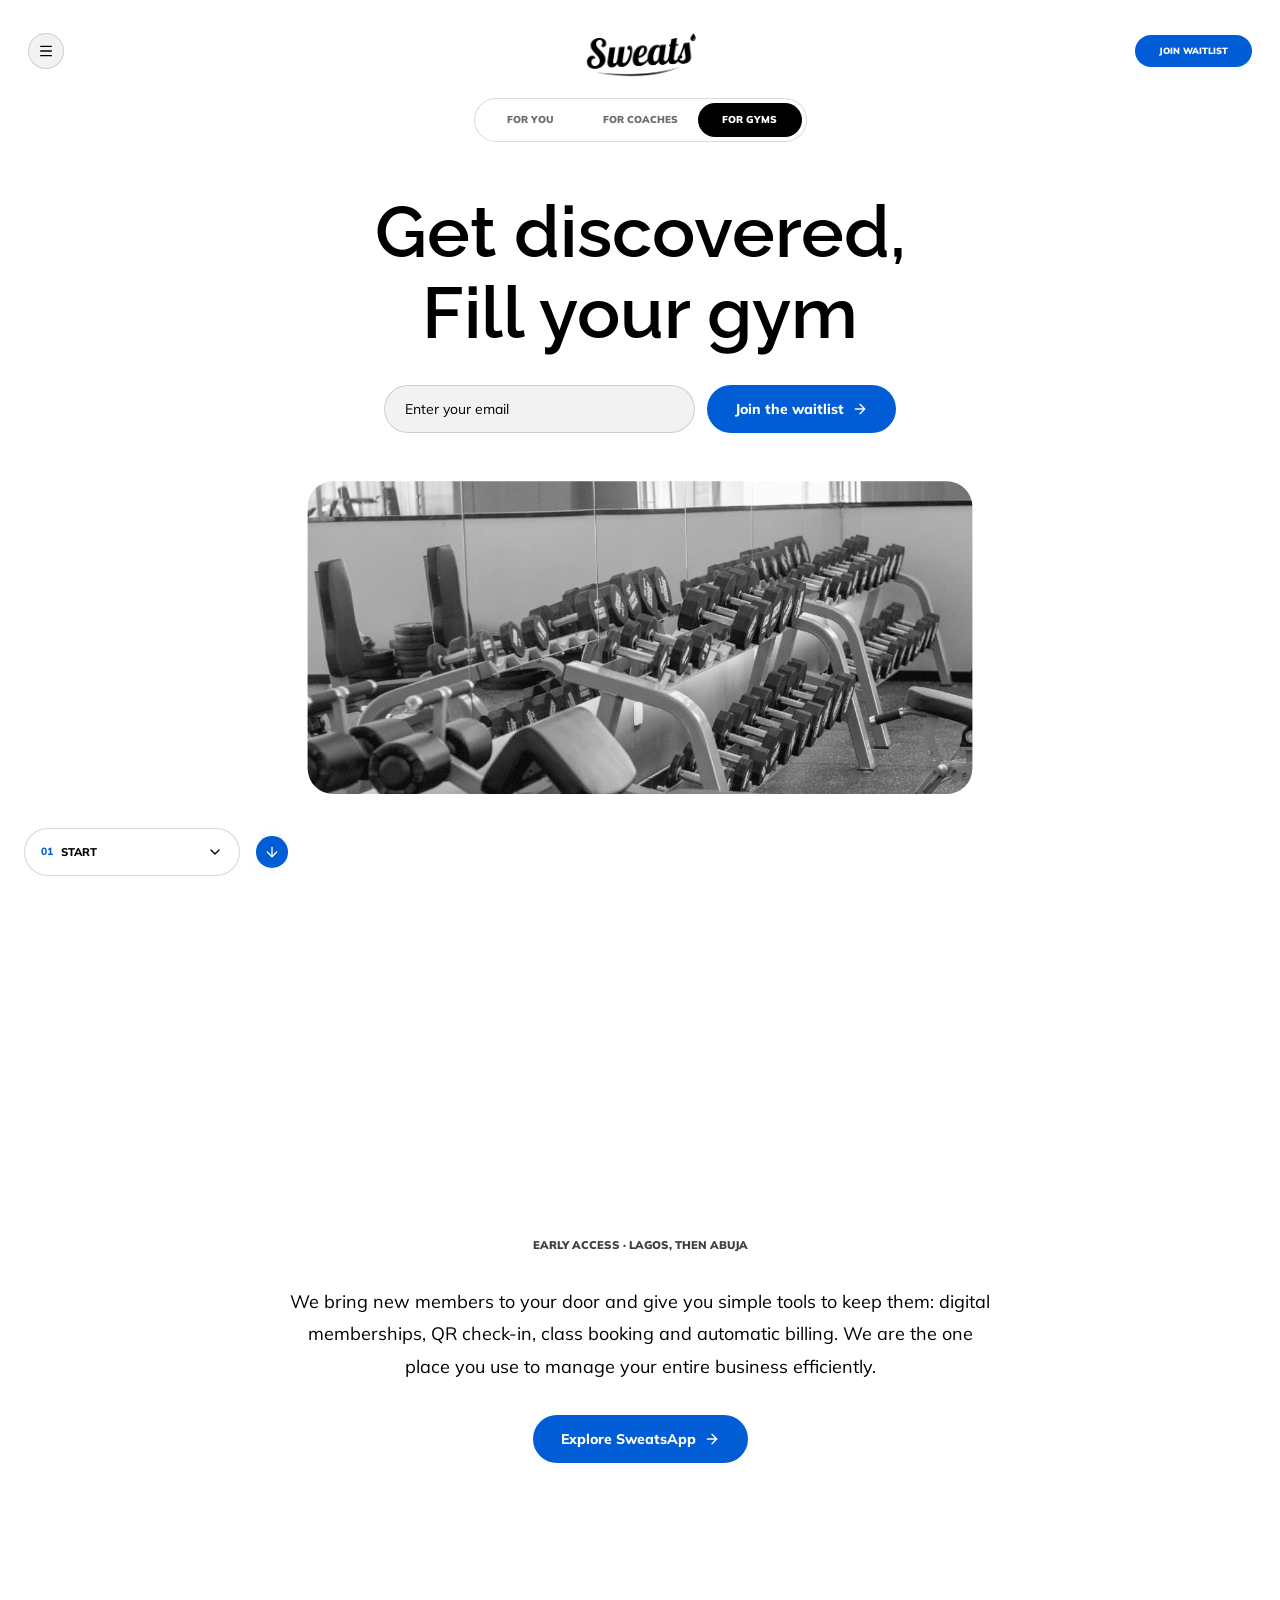
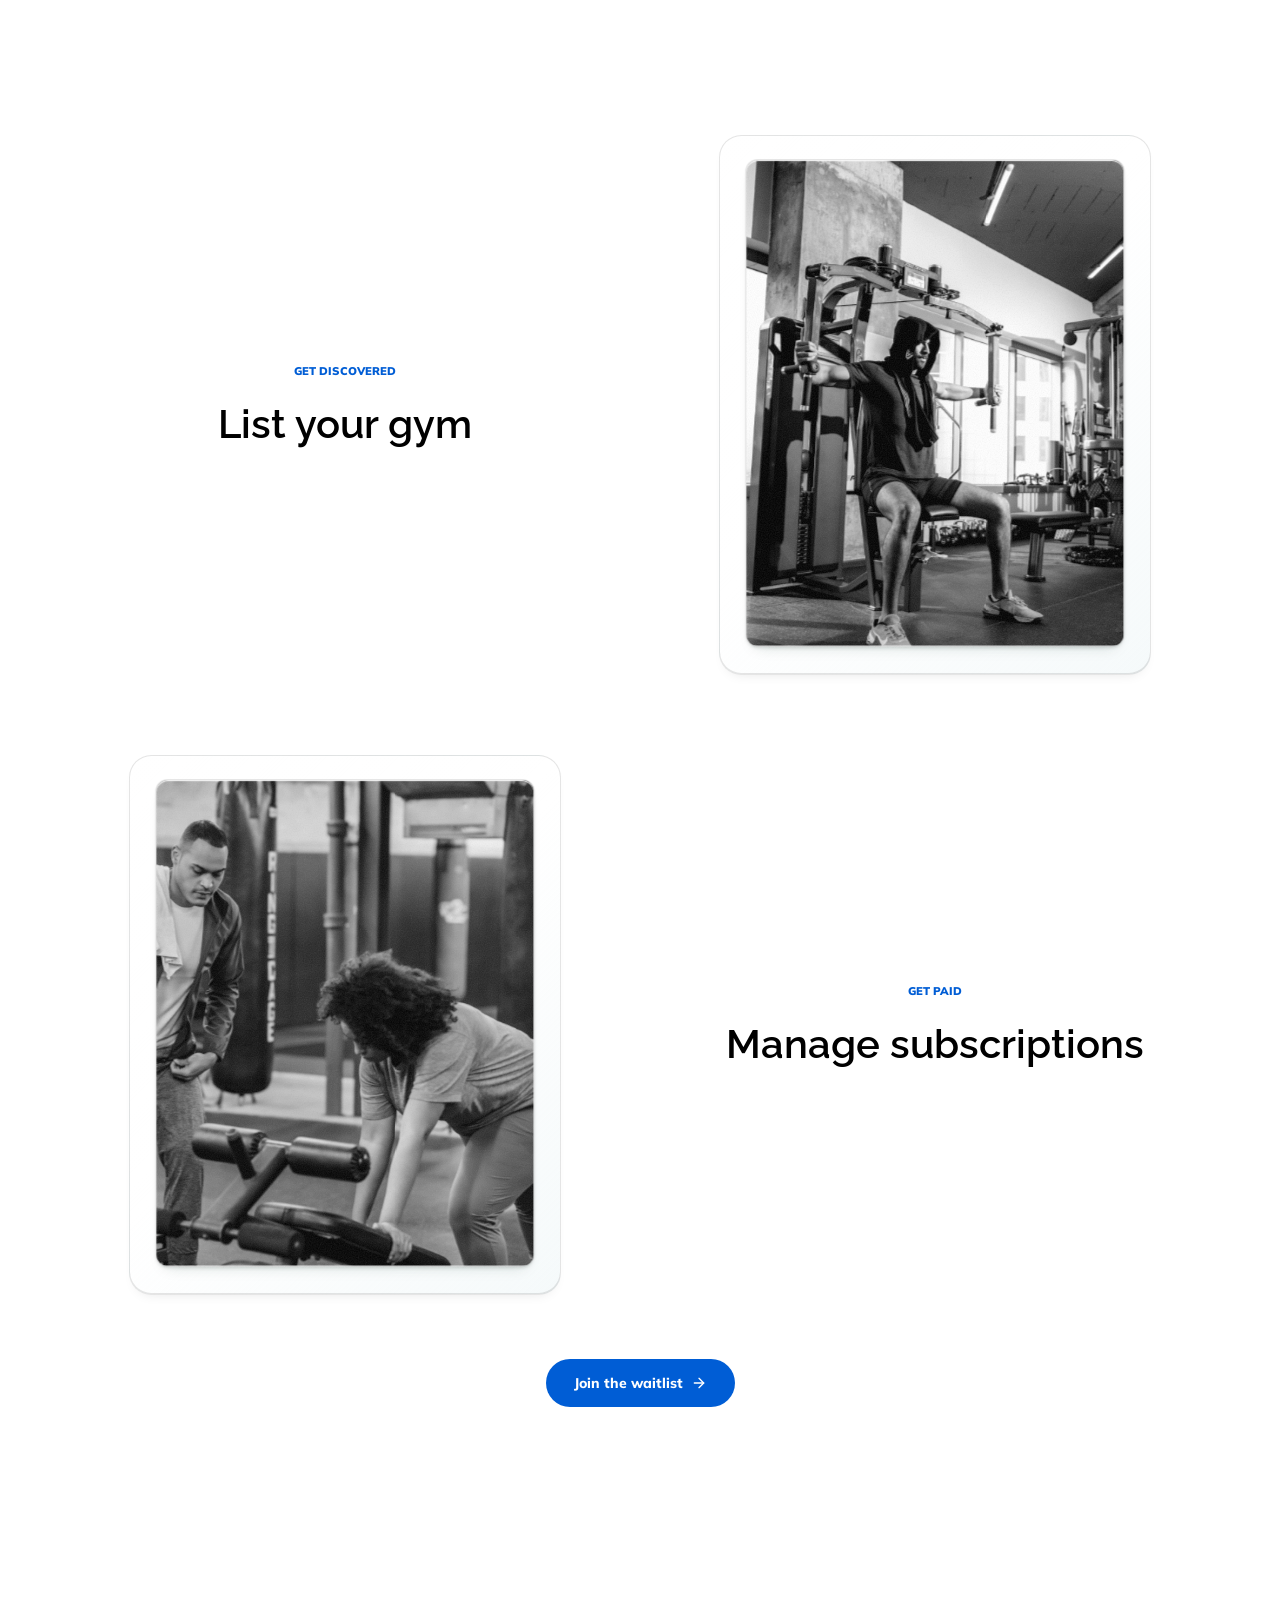
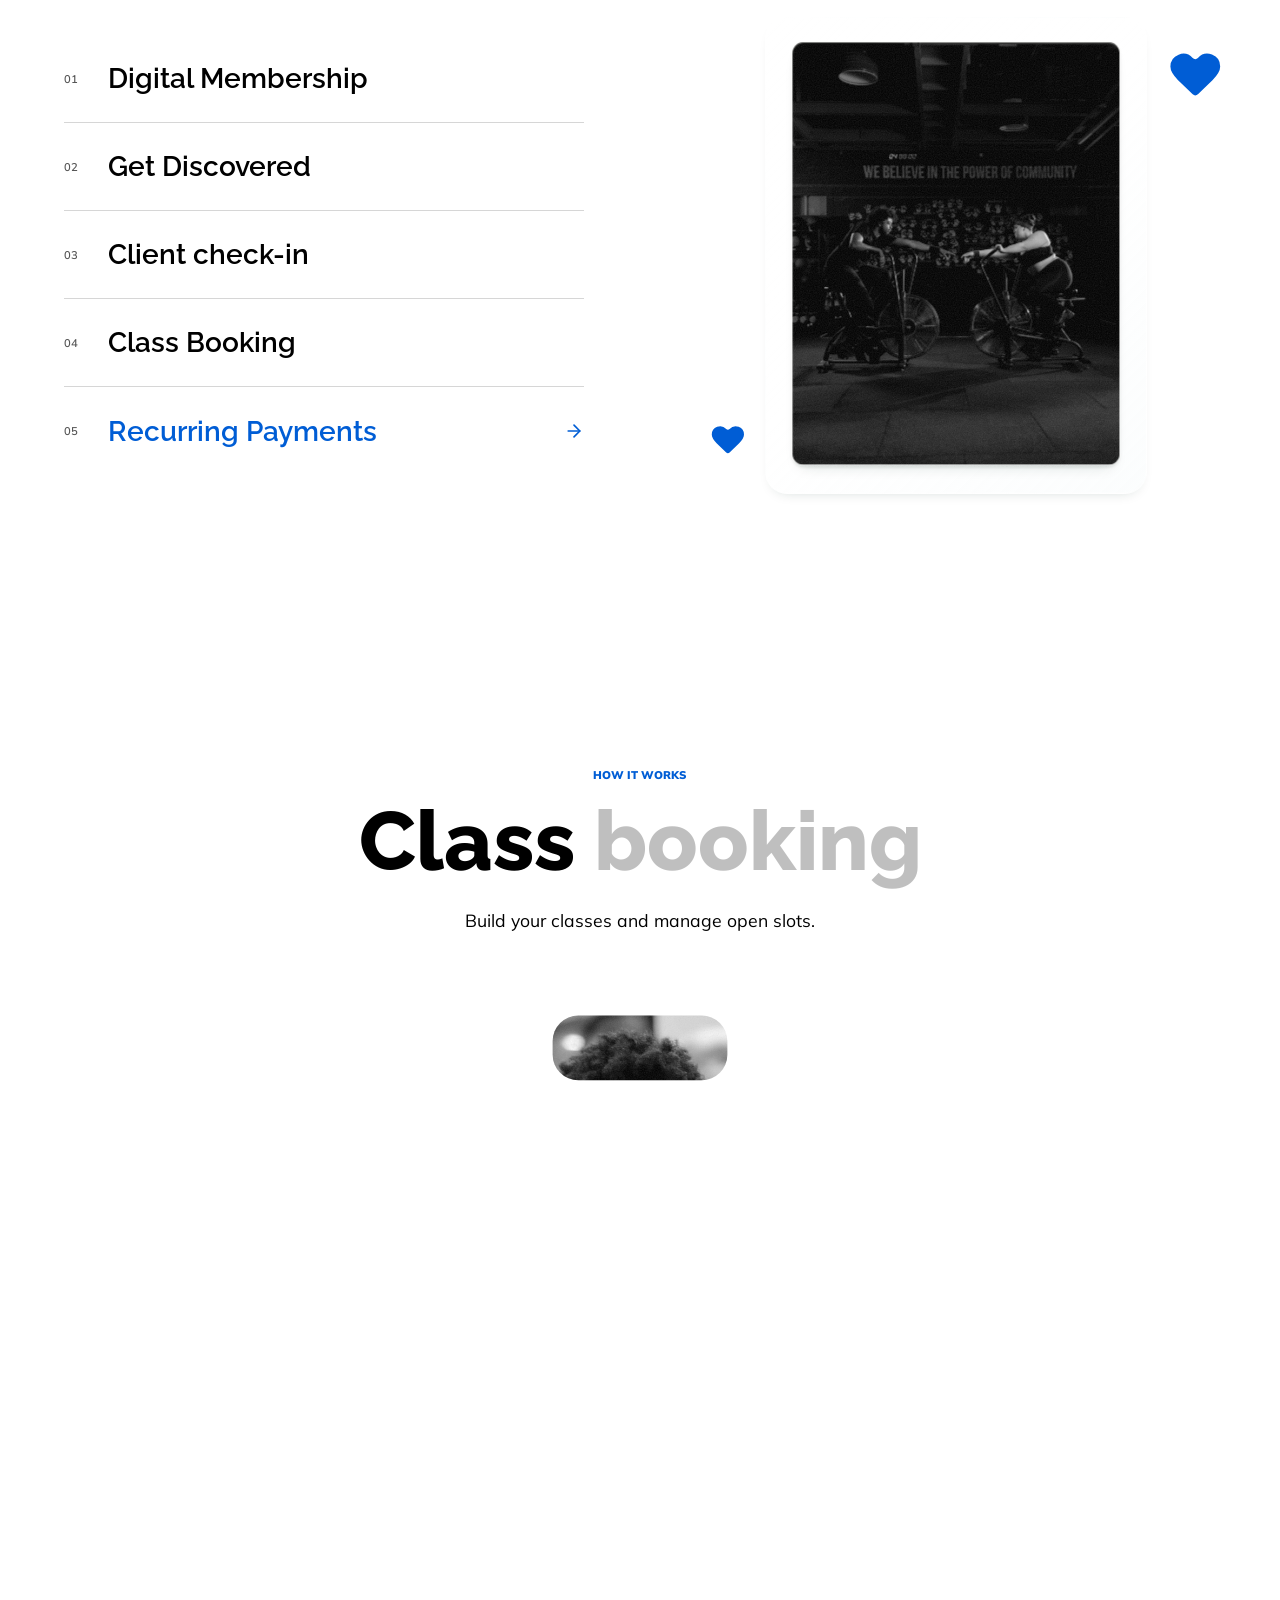
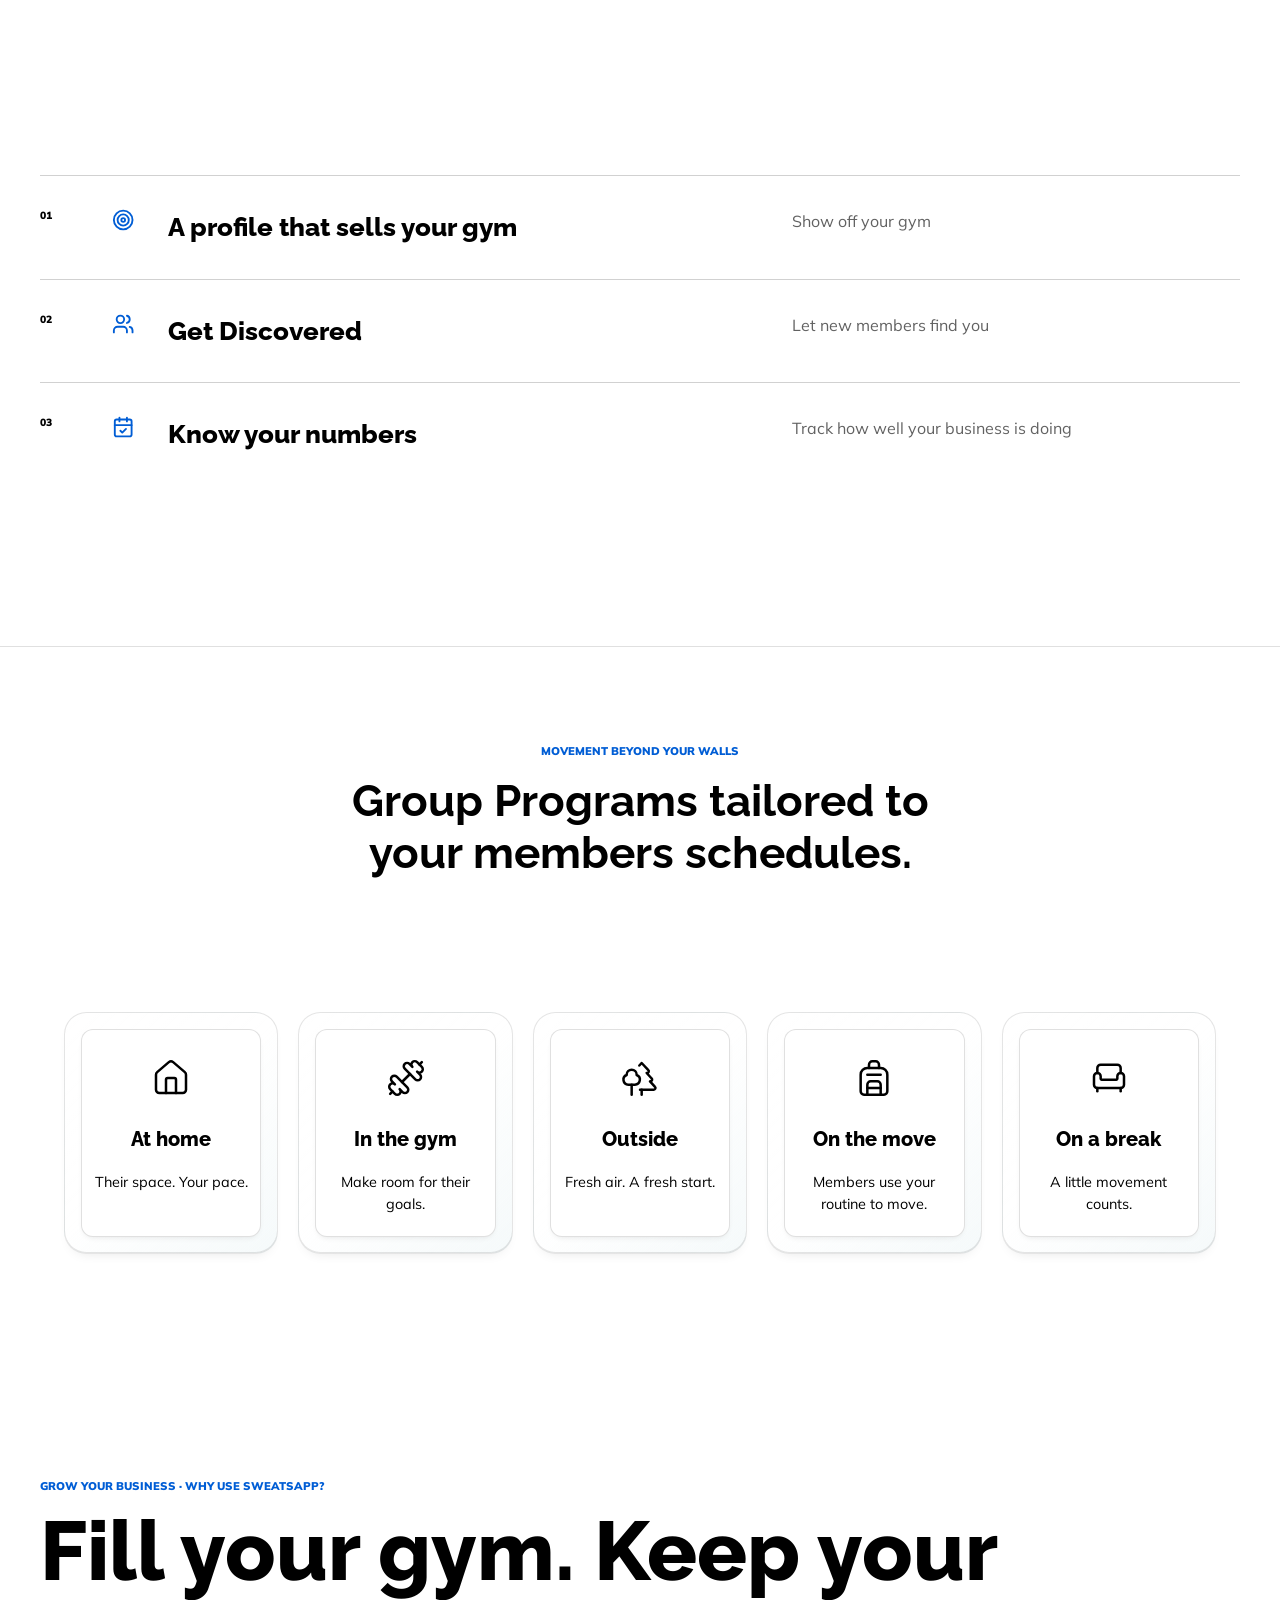
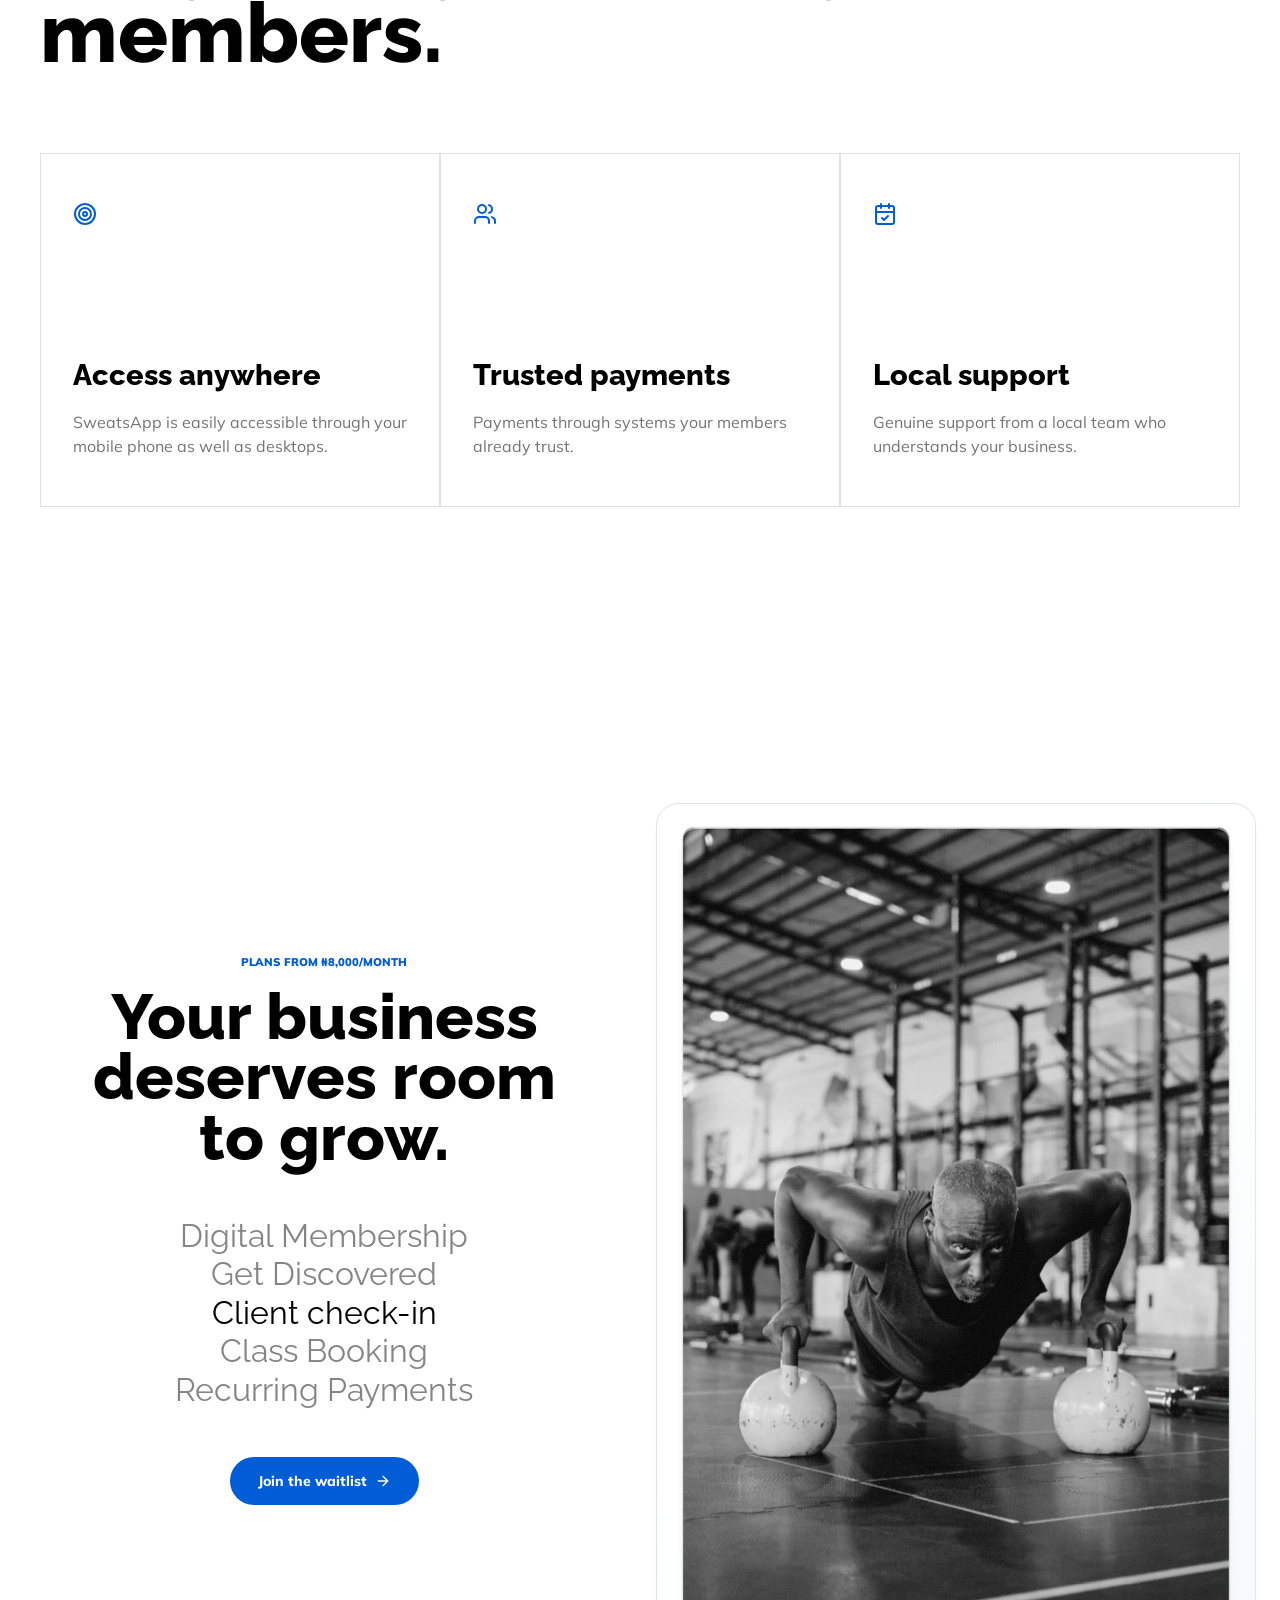
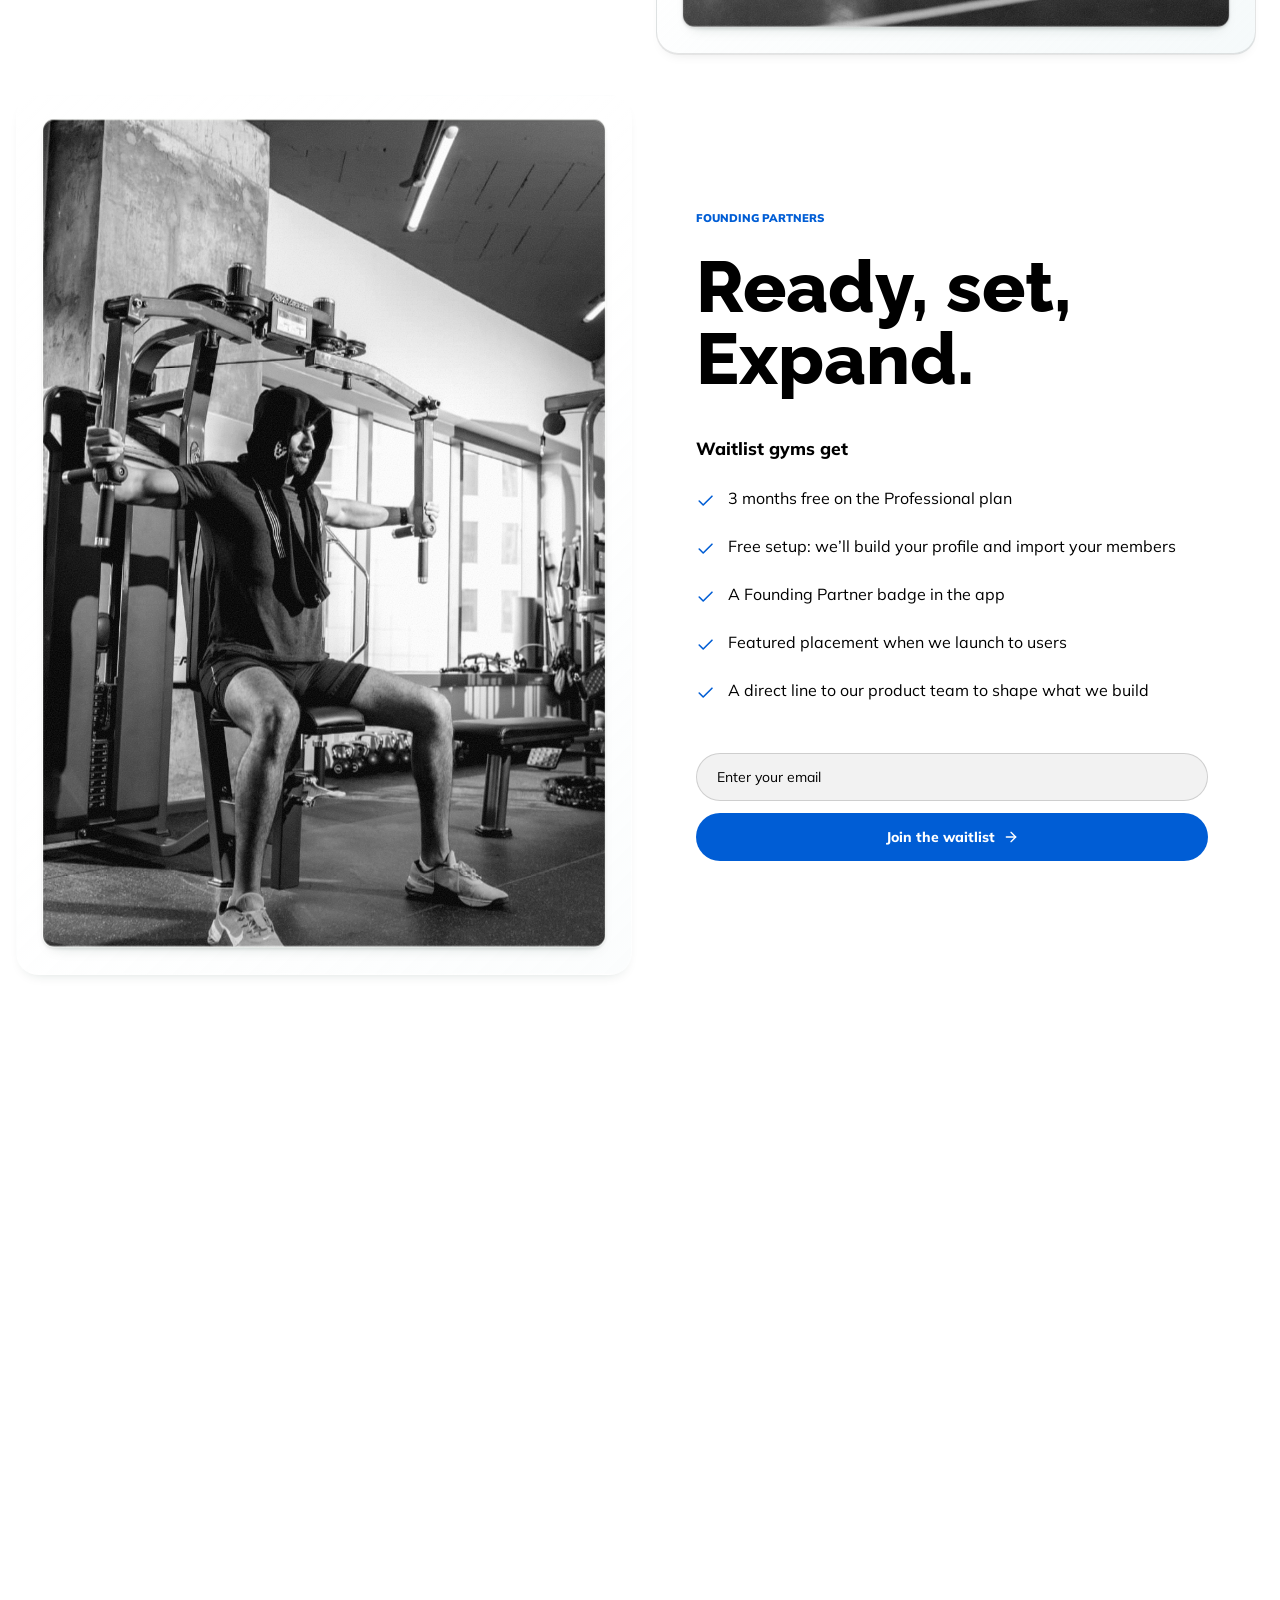
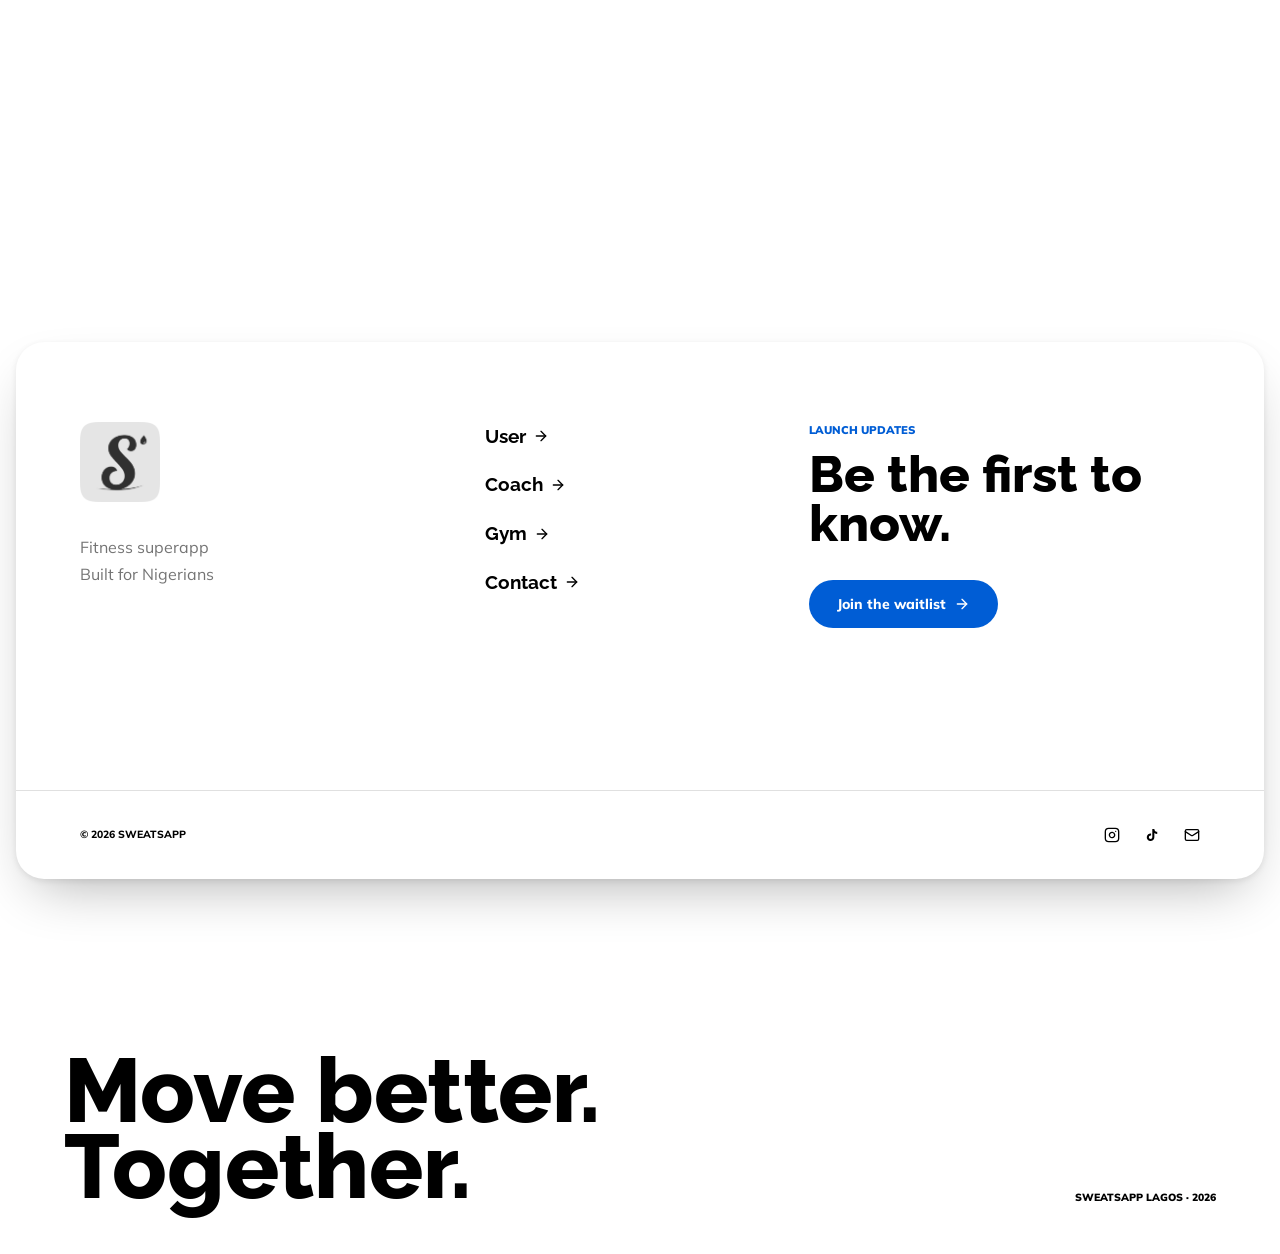
<file: gym.html>
<!doctype html>
<html lang="en">
  <head>
    <meta charset="utf-8" />
    <meta name="viewport" content="width=device-width, initial-scale=1" />
    <link rel="preload" as="image" href="images/sweats-logo-white.png" />
    <link rel="preload" as="image" href="images/gym-hero.jpg" />
    <link rel="preload" as="image" href="images/sweats-icon-lime.png" />
    <link rel="stylesheet" href="css/styles.css" />
    <link
      rel="stylesheet"
      href="https://fonts.googleapis.com/css2?family=Mulish:wght@400;500;600;700;800&amp;family=Raleway:wght@500;700;800;900&amp;display=swap"
      data-precedence="default"
    />
    <title>SweatsApp for Gyms — Get Discovered, Fill Your Gym</title>
    <meta name="author" content="SweatsApp" />
    <meta
      name="description"
      content="Digital memberships, QR check-in, class booking and recurring payments. Gym plans from ₦8,000/month. Join the founding partner waitlist."
    />
    <meta property="og:title" content="SweatsApp for Gyms — Fill Your Gym" />
    <meta
      property="og:description"
      content="Grow your gym with new members and simple management tools. Founding partners get 3 months free on the Professional plan."
    />
    <meta property="og:type" content="website" />
    <meta name="twitter:card" content="summary_large_image" />
    <link rel="preconnect" href="https://fonts.googleapis.com" />
    <link rel="preconnect" href="https://fonts.gstatic.com" crossorigin="anonymous" />
    <link rel="icon" href="favicon.png" type="image/png" />
  </head>
  <body>
    <div class="gym-theme min-h-screen bg-background text-foreground">
      <header class="site-header fixed inset-x-0 top-0 z-50 px-4 py-4 sm:px-7 sm:py-6">
        <nav
          class="mx-auto grid max-w-[96rem] grid-cols-[1fr_auto_1fr] items-center"
          aria-label="Primary navigation"
        >
          <div class="flex items-center gap-3 justify-self-start">
            <button
              class="inline-flex items-center justify-center gap-2 whitespace-nowrap text-sm font-medium cursor-pointer transition-colors focus-visible:outline-none focus-visible:ring-1 focus-visible:ring-ring disabled:pointer-events-none disabled:opacity-50 disabled:cursor-not-allowed [&amp;_svg]:pointer-events-none [&amp;_svg]:size-4 [&amp;_svg]:shrink-0 border border-foreground/15 bg-foreground/5 text-foreground hover:bg-foreground/10 h-9 w-9 nav-trigger rounded-full"
              aria-label="Open navigation"
              aria-expanded="false"
              aria-controls="site-navigation"
            >
              <svg
                xmlns="http://www.w3.org/2000/svg"
                width="24"
                height="24"
                viewBox="0 0 24 24"
                fill="none"
                stroke="currentColor"
                stroke-width="2"
                stroke-linecap="round"
                stroke-linejoin="round"
                class="lucide lucide-menu"
                aria-hidden="true"
              >
                <path d="M4 5h16"></path>
                <path d="M4 12h16"></path>
                <path d="M4 19h16"></path>
              </svg>
            </button>
          </div>
          <a
            class="flex items-center justify-self-center"
            aria-label="SweatsApp home"
            href="index.html"
            ><img
              class="brand-logo brand-logo--header brand-logo--dark"
              src="images/sweats-logo-white.png"
              alt="SweatsApp"
              width="1920"
              height="919"
          /></a>
          <div class="flex items-center gap-3 justify-self-end">
            <a
              href="#waitlist"
              class="inline-flex items-center justify-center gap-2 whitespace-nowrap cursor-pointer transition-colors focus-visible:outline-none focus-visible:ring-1 focus-visible:ring-ring disabled:pointer-events-none disabled:opacity-50 disabled:cursor-not-allowed [&amp;_svg]:pointer-events-none [&amp;_svg]:size-4 [&amp;_svg]:shrink-0 bg-primary text-primary-foreground hover:bg-primary/90 h-8 rounded-full px-4 text-[9px] font-black uppercase sm:px-6"
              >Join waitlist</a
            >
          </div>
        </nav>
        <div class="page-switcher" aria-label="Choose your SweatsApp experience">
          <a class="nav-link" href="index.html">For You</a
          ><a class="nav-link" href="coach.html">For Coaches</a
          ><a
            class="nav-link is-active active"
            href="gym.html"
            data-status="active"
            aria-current="page"
            >For Gyms</a
          >
        </div>
      </header>
      <nav
        class="chapter-nav"
        aria-label="Page sections"
        data-sections='[{"id":"gym-intro","label":"Start"},{"id":"gym-focus","label":"Discover"},{"id":"gym-system","label":"Experience"},{"id":"gym-community","label":"How it works"},{"id":"gym-workouts","label":"Workouts"},{"id":"gym-grow","label":"Grow"},{"id":"gym-experience","label":"Why SweatsApp"},{"id":"waitlist","label":"Join"},{"id":"gym-faq","label":"FAQs"}]'
      >
        <div class="chapter-nav__bar">
          <button
            class="inline-flex items-center justify-center gap-2 whitespace-nowrap text-sm font-medium cursor-pointer transition-colors focus-visible:outline-none focus-visible:ring-1 focus-visible:ring-ring disabled:pointer-events-none disabled:opacity-50 disabled:cursor-not-allowed [&amp;_svg]:pointer-events-none [&amp;_svg]:size-4 [&amp;_svg]:shrink-0 rounded-full border border-foreground/15 bg-foreground/5 text-foreground hover:bg-foreground/10 h-9 px-4 py-2 chapter-toggle"
            aria-label="Choose a section"
            aria-expanded="false"
            aria-controls="page-chapters"
          >
            <span class="chapter-number">01</span><span class="chapter-label">Start</span
            ><svg
              xmlns="http://www.w3.org/2000/svg"
              width="24"
              height="24"
              viewBox="0 0 24 24"
              fill="none"
              stroke="currentColor"
              stroke-width="2"
              stroke-linecap="round"
              stroke-linejoin="round"
              class="lucide lucide-chevron-down"
              aria-hidden="true"
            >
              <path d="m6 9 6 6 6-6"></path>
            </svg></button
          ><a
            href="#gym-focus"
            aria-label="Next section: Discover"
            class="inline-flex items-center justify-center gap-2 whitespace-nowrap text-sm cursor-pointer transition-colors focus-visible:outline-none focus-visible:ring-1 focus-visible:ring-ring disabled:pointer-events-none disabled:opacity-50 disabled:cursor-not-allowed [&amp;_svg]:pointer-events-none [&amp;_svg]:size-4 [&amp;_svg]:shrink-0 rounded-full bg-primary text-primary-foreground font-extrabold hover:bg-primary/90 h-9 w-9 chapter-next"
            ><svg
              xmlns="http://www.w3.org/2000/svg"
              width="24"
              height="24"
              viewBox="0 0 24 24"
              fill="none"
              stroke="currentColor"
              stroke-width="2"
              stroke-linecap="round"
              stroke-linejoin="round"
              class="lucide lucide-arrow-down"
              aria-hidden="true"
            >
              <path d="M12 5v14"></path>
              <path d="m19 12-7 7-7-7"></path></svg
          ></a>
        </div>
      </nav>
      <main>
        <section id="gym-intro" class="scroll-scene cinematic-intro">
          <div class="cinematic-title">
            <h1>Get discovered, Fill your gym</h1>
            <div class="intro-waitlist">
              <div class="w-full max-w-lg">
                <form novalidate="" class="flex w-full flex-col gap-3 sm:flex-row">
                  <label class="sr-only" for="email-gym-intro">Email address</label
                  ><input
                    id="email-gym-intro"
                    required=""
                    type="email"
                    autocomplete="email"
                    maxlength="254"
                    aria-invalid="false"
                    placeholder="Enter your email"
                    class="h-12 min-h-12 min-w-0 flex-1 shrink-0 rounded-full border border-foreground/15 bg-foreground/5 px-5 text-sm text-foreground outline-none placeholder:text-foreground/40 focus:border-current aria-invalid:border-destructive"
                    name="email"
                    value=""
                  /><button
                    class="inline-flex items-center justify-center gap-2 whitespace-nowrap text-sm cursor-pointer transition-colors focus-visible:outline-none focus-visible:ring-1 focus-visible:ring-ring disabled:pointer-events-none disabled:opacity-50 disabled:cursor-not-allowed [&amp;_svg]:pointer-events-none [&amp;_svg]:size-4 [&amp;_svg]:shrink-0 bg-primary text-primary-foreground font-extrabold hover:bg-primary/90 h-12 rounded-full px-7"
                    type="submit"
                  >
                    Join the waitlist<svg
                      xmlns="http://www.w3.org/2000/svg"
                      width="24"
                      height="24"
                      viewBox="0 0 24 24"
                      fill="none"
                      stroke="currentColor"
                      stroke-width="2"
                      stroke-linecap="round"
                      stroke-linejoin="round"
                      class="lucide lucide-arrow-right"
                      aria-hidden="true"
                    >
                      <path d="M5 12h14"></path>
                      <path d="m12 5 7 7-7 7"></path>
                    </svg>
                  </button>
                </form>
              </div>
            </div>
          </div>
          <div class="hero-frame scroll-media">
            <img
              src="images/gym-hero.jpg"
              alt="Members training together in a modern gym"
              width="1920"
              height="1080"
            />
          </div>
          <div class="intro-details">
            <div class="launch-announcement">
              <p class="eyebrow">Early access · Lagos, then Abuja</p>
              <p class="launch-copy">
                We bring new members to your door and give you simple tools to keep them: digital
                memberships, QR check-in, class booking and automatic billing. We are the one place
                you use to manage your entire business efficiently.
              </p>
              <a
                href="#gym-focus"
                class="inline-flex items-center justify-center gap-2 whitespace-nowrap text-sm cursor-pointer transition-colors focus-visible:outline-none focus-visible:ring-1 focus-visible:ring-ring disabled:pointer-events-none disabled:opacity-50 disabled:cursor-not-allowed [&amp;_svg]:pointer-events-none [&amp;_svg]:size-4 [&amp;_svg]:shrink-0 bg-primary text-primary-foreground font-extrabold hover:bg-primary/90 h-12 rounded-full px-7"
                >Explore SweatsApp
                <svg
                  xmlns="http://www.w3.org/2000/svg"
                  width="24"
                  height="24"
                  viewBox="0 0 24 24"
                  fill="none"
                  stroke="currentColor"
                  stroke-width="2"
                  stroke-linecap="round"
                  stroke-linejoin="round"
                  class="lucide lucide-arrow-right"
                  aria-hidden="true"
                >
                  <path d="M5 12h14"></path>
                  <path d="m12 5 7 7-7 7"></path></svg
              ></a>
            </div>
          </div>
        </section>
        <section id="gym-focus" class="scroll-scene feature-duo bg-paper text-paper-foreground">
          <div class="feature-duo-pairs">
            <article>
              <div class="feature-duo-copy">
                <p class="eyebrow">Get Discovered</p>
                <h3>List your gym</h3>
              </div>
              <div class="feature-duo-media image-shell">
                <div class="image-window">
                  <img src="images/gym-discovered.jpg" alt="List your gym" loading="lazy" />
                </div>
              </div>
            </article>
            <article>
              <div class="feature-duo-copy">
                <p class="eyebrow">Get Paid</p>
                <h3>Manage subscriptions</h3>
              </div>
              <div class="feature-duo-media image-shell">
                <div class="image-window">
                  <img
                    src="images/gym-subscriptions.jpg"
                    alt="Manage subscriptions"
                    loading="lazy"
                  />
                </div>
              </div>
            </article>
          </div>
          <div class="feature-duo-action">
            <a
              href="#waitlist"
              class="inline-flex items-center justify-center gap-2 whitespace-nowrap text-sm cursor-pointer transition-colors focus-visible:outline-none focus-visible:ring-1 focus-visible:ring-ring disabled:pointer-events-none disabled:opacity-50 disabled:cursor-not-allowed [&amp;_svg]:pointer-events-none [&amp;_svg]:size-4 [&amp;_svg]:shrink-0 bg-primary text-primary-foreground font-extrabold hover:bg-primary/90 h-12 rounded-full px-7"
              >Join the waitlist
              <svg
                xmlns="http://www.w3.org/2000/svg"
                width="24"
                height="24"
                viewBox="0 0 24 24"
                fill="none"
                stroke="currentColor"
                stroke-width="2"
                stroke-linecap="round"
                stroke-linejoin="round"
                class="lucide lucide-arrow-right"
                aria-hidden="true"
              >
                <path d="M5 12h14"></path>
                <path d="m12 5 7 7-7 7"></path></svg
            ></a>
          </div>
        </section>
        <section
          id="gym-system"
          class="scroll-scene story-static"
          aria-label="SweatsApp experience"
        >
          <div class="story-feature-panel">
            <ol class="story-features" aria-label="Experience features">
              <li>
                <span>01</span>Digital Membership<svg
                  xmlns="http://www.w3.org/2000/svg"
                  width="24"
                  height="24"
                  viewBox="0 0 24 24"
                  fill="none"
                  stroke="currentColor"
                  stroke-width="2"
                  stroke-linecap="round"
                  stroke-linejoin="round"
                  class="lucide lucide-arrow-right"
                  aria-hidden="true"
                >
                  <path d="M5 12h14"></path>
                  <path d="m12 5 7 7-7 7"></path>
                </svg>
              </li>
              <li>
                <span>02</span>Get Discovered<svg
                  xmlns="http://www.w3.org/2000/svg"
                  width="24"
                  height="24"
                  viewBox="0 0 24 24"
                  fill="none"
                  stroke="currentColor"
                  stroke-width="2"
                  stroke-linecap="round"
                  stroke-linejoin="round"
                  class="lucide lucide-arrow-right"
                  aria-hidden="true"
                >
                  <path d="M5 12h14"></path>
                  <path d="m12 5 7 7-7 7"></path>
                </svg>
              </li>
              <li>
                <span>03</span>Client check-in<svg
                  xmlns="http://www.w3.org/2000/svg"
                  width="24"
                  height="24"
                  viewBox="0 0 24 24"
                  fill="none"
                  stroke="currentColor"
                  stroke-width="2"
                  stroke-linecap="round"
                  stroke-linejoin="round"
                  class="lucide lucide-arrow-right"
                  aria-hidden="true"
                >
                  <path d="M5 12h14"></path>
                  <path d="m12 5 7 7-7 7"></path>
                </svg>
              </li>
              <li>
                <span>04</span>Class Booking<svg
                  xmlns="http://www.w3.org/2000/svg"
                  width="24"
                  height="24"
                  viewBox="0 0 24 24"
                  fill="none"
                  stroke="currentColor"
                  stroke-width="2"
                  stroke-linecap="round"
                  stroke-linejoin="round"
                  class="lucide lucide-arrow-right"
                  aria-hidden="true"
                >
                  <path d="M5 12h14"></path>
                  <path d="m12 5 7 7-7 7"></path>
                </svg>
              </li>
              <li class="is-default">
                <span>05</span>Recurring Payments<svg
                  xmlns="http://www.w3.org/2000/svg"
                  width="24"
                  height="24"
                  viewBox="0 0 24 24"
                  fill="none"
                  stroke="currentColor"
                  stroke-width="2"
                  stroke-linecap="round"
                  stroke-linejoin="round"
                  class="lucide lucide-arrow-right"
                  aria-hidden="true"
                >
                  <path d="M5 12h14"></path>
                  <path d="m12 5 7 7-7 7"></path>
                </svg>
              </li>
            </ol>
          </div>
          <div class="story-image image-shell">
            <div class="image-window">
              <img
                src="images/gym-membership.jpg"
                alt="Gym members training as a group"
                loading="lazy"
              />
            </div>
            <span class="story-heart story-heart--lead" aria-hidden="true"
              ><svg
                xmlns="http://www.w3.org/2000/svg"
                width="24"
                height="24"
                viewBox="0 0 24 24"
                fill="none"
                stroke="currentColor"
                stroke-width="1.5"
                stroke-linecap="round"
                stroke-linejoin="round"
                class="lucide lucide-heart"
                aria-hidden="true"
              >
                <path
                  d="M2 9.5a5.5 5.5 0 0 1 9.591-3.676.56.56 0 0 0 .818 0A5.49 5.49 0 0 1 22 9.5c0 2.29-1.5 4-3 5.5l-5.492 5.313a2 2 0 0 1-3 .019L5 15c-1.5-1.5-3-3.2-3-5.5"
                ></path></svg></span
            ><span class="story-heart story-heart--echo" aria-hidden="true"
              ><svg
                xmlns="http://www.w3.org/2000/svg"
                width="24"
                height="24"
                viewBox="0 0 24 24"
                fill="none"
                stroke="currentColor"
                stroke-width="1.5"
                stroke-linecap="round"
                stroke-linejoin="round"
                class="lucide lucide-heart"
                aria-hidden="true"
              >
                <path
                  d="M2 9.5a5.5 5.5 0 0 1 9.591-3.676.56.56 0 0 0 .818 0A5.49 5.49 0 0 1 22 9.5c0 2.29-1.5 4-3 5.5l-5.492 5.313a2 2 0 0 1-3 .019L5 15c-1.5-1.5-3-3.2-3-5.5"
                ></path></svg
            ></span>
          </div>
        </section>
        <section
          id="gym-community"
          class="scroll-scene ride-highlight bg-paper text-paper-foreground"
        >
          <div class="editorial-heading">
            <p class="eyebrow">How it works</p>
            <h2 data-scroll-highlight="true">
              <span>Class<!-- --> </span><span>booking<!-- --> </span>
            </h2>
            <p class="section-description">Build your classes and manage open slots.</p>
          </div>
          <div class="wide-media scroll-media">
            <img src="images/gym-class-booking.jpg" alt="Class booking" loading="lazy" />
          </div>
          <div class="feature-ledger">
            <article>
              <span>0<!-- -->1</span
              ><svg
                xmlns="http://www.w3.org/2000/svg"
                width="24"
                height="24"
                viewBox="0 0 24 24"
                fill="none"
                stroke="currentColor"
                stroke-width="2"
                stroke-linecap="round"
                stroke-linejoin="round"
                class="lucide lucide-target"
                aria-hidden="true"
              >
                <circle cx="12" cy="12" r="10"></circle>
                <circle cx="12" cy="12" r="6"></circle>
                <circle cx="12" cy="12" r="2"></circle>
              </svg>
              <h3>A profile that sells your gym</h3>
              <p>Show off your gym</p>
            </article>
            <article>
              <span>0<!-- -->2</span
              ><svg
                xmlns="http://www.w3.org/2000/svg"
                width="24"
                height="24"
                viewBox="0 0 24 24"
                fill="none"
                stroke="currentColor"
                stroke-width="2"
                stroke-linecap="round"
                stroke-linejoin="round"
                class="lucide lucide-users"
                aria-hidden="true"
              >
                <path d="M16 21v-2a4 4 0 0 0-4-4H6a4 4 0 0 0-4 4v2"></path>
                <path d="M16 3.128a4 4 0 0 1 0 7.744"></path>
                <path d="M22 21v-2a4 4 0 0 0-3-3.87"></path>
                <circle cx="9" cy="7" r="4"></circle>
              </svg>
              <h3>Get Discovered</h3>
              <p>Let new members find you</p>
            </article>
            <article>
              <span>0<!-- -->3</span
              ><svg
                xmlns="http://www.w3.org/2000/svg"
                width="24"
                height="24"
                viewBox="0 0 24 24"
                fill="none"
                stroke="currentColor"
                stroke-width="2"
                stroke-linecap="round"
                stroke-linejoin="round"
                class="lucide lucide-calendar-check"
                aria-hidden="true"
              >
                <path d="M8 2v4"></path>
                <path d="M16 2v4"></path>
                <rect width="18" height="18" x="3" y="4" rx="2"></rect>
                <path d="M3 10h18"></path>
                <path d="m9 16 2 2 4-4"></path>
              </svg>
              <h3>Know your numbers</h3>
              <p>Track how well your business is doing</p>
            </article>
          </div>
        </section>
        <section
          id="gym-workouts"
          class="scroll-scene workout-places bg-paper text-paper-foreground"
          aria-labelledby="gym-workouts-title"
        >
          <header class="workout-places-heading">
            <p class="eyebrow">Movement beyond your walls</p>
            <h2 id="gym-workouts-title">Group Programs tailored to your members schedules.</h2>
          </header>
          <div class="workout-places-grid">
            <article class="workout-place image-shell workout-place--home">
              <div class="workout-place-content">
                <svg
                  xmlns="http://www.w3.org/2000/svg"
                  width="24"
                  height="24"
                  viewBox="0 0 24 24"
                  fill="none"
                  stroke="currentColor"
                  stroke-width="1.5"
                  stroke-linecap="round"
                  stroke-linejoin="round"
                  class="lucide lucide-house"
                  aria-hidden="true"
                >
                  <path d="M15 21v-8a1 1 0 0 0-1-1h-4a1 1 0 0 0-1 1v8"></path>
                  <path
                    d="M3 10a2 2 0 0 1 .709-1.528l7-6a2 2 0 0 1 2.582 0l7 6A2 2 0 0 1 21 10v9a2 2 0 0 1-2 2H5a2 2 0 0 1-2-2z"
                  ></path>
                </svg>
                <h3>At home</h3>
                <p>Their space. Your pace.</p>
              </div>
            </article>
            <article class="workout-place image-shell workout-place--gym">
              <div class="workout-place-content">
                <svg
                  xmlns="http://www.w3.org/2000/svg"
                  width="24"
                  height="24"
                  viewBox="0 0 24 24"
                  fill="none"
                  stroke="currentColor"
                  stroke-width="1.5"
                  stroke-linecap="round"
                  stroke-linejoin="round"
                  class="lucide lucide-dumbbell"
                  aria-hidden="true"
                >
                  <path
                    d="M17.596 12.768a2 2 0 1 0 2.829-2.829l-1.768-1.767a2 2 0 0 0 2.828-2.829l-2.828-2.828a2 2 0 0 0-2.829 2.828l-1.767-1.768a2 2 0 1 0-2.829 2.829z"
                  ></path>
                  <path d="m2.5 21.5 1.4-1.4"></path>
                  <path d="m20.1 3.9 1.4-1.4"></path>
                  <path
                    d="M5.343 21.485a2 2 0 1 0 2.829-2.828l1.767 1.768a2 2 0 1 0 2.829-2.829l-6.364-6.364a2 2 0 1 0-2.829 2.829l1.768 1.767a2 2 0 0 0-2.828 2.829z"
                  ></path>
                  <path d="m9.6 14.4 4.8-4.8"></path>
                </svg>
                <h3>In the gym</h3>
                <p>Make room for their goals.</p>
              </div>
            </article>
            <article class="workout-place image-shell workout-place--outdoors">
              <div class="workout-place-content">
                <svg
                  xmlns="http://www.w3.org/2000/svg"
                  width="24"
                  height="24"
                  viewBox="0 0 24 24"
                  fill="none"
                  stroke="currentColor"
                  stroke-width="1.5"
                  stroke-linecap="round"
                  stroke-linejoin="round"
                  class="lucide lucide-trees"
                  aria-hidden="true"
                >
                  <path d="M10 10v.2A3 3 0 0 1 8.9 16H5a3 3 0 0 1-1-5.8V10a3 3 0 0 1 6 0Z"></path>
                  <path d="M7 16v6"></path>
                  <path d="M13 19v3"></path>
                  <path
                    d="M12 19h8.3a1 1 0 0 0 .7-1.7L18 14h.3a1 1 0 0 0 .7-1.7L16 9h.2a1 1 0 0 0 .8-1.7L13 3l-1.4 1.5"
                  ></path>
                </svg>
                <h3>Outside</h3>
                <p>Fresh air. A fresh start.</p>
              </div>
            </article>
            <article class="workout-place image-shell workout-place--travel">
              <div class="workout-place-content">
                <svg
                  xmlns="http://www.w3.org/2000/svg"
                  width="24"
                  height="24"
                  viewBox="0 0 24 24"
                  fill="none"
                  stroke="currentColor"
                  stroke-width="1.5"
                  stroke-linecap="round"
                  stroke-linejoin="round"
                  class="lucide lucide-backpack"
                  aria-hidden="true"
                >
                  <path
                    d="M4 10a4 4 0 0 1 4-4h8a4 4 0 0 1 4 4v10a2 2 0 0 1-2 2H6a2 2 0 0 1-2-2z"
                  ></path>
                  <path d="M8 10h8"></path>
                  <path d="M8 18h8"></path>
                  <path d="M8 22v-6a2 2 0 0 1 2-2h4a2 2 0 0 1 2 2v6"></path>
                  <path d="M9 6V4a2 2 0 0 1 2-2h2a2 2 0 0 1 2 2v2"></path>
                </svg>
                <h3>On the move</h3>
                <p>Members use your routine to move.</p>
              </div>
            </article>
            <article class="workout-place image-shell workout-place--desk">
              <div class="workout-place-content">
                <svg
                  xmlns="http://www.w3.org/2000/svg"
                  width="24"
                  height="24"
                  viewBox="0 0 24 24"
                  fill="none"
                  stroke="currentColor"
                  stroke-width="1.5"
                  stroke-linecap="round"
                  stroke-linejoin="round"
                  class="lucide lucide-armchair"
                  aria-hidden="true"
                >
                  <path d="M19 9V6a2 2 0 0 0-2-2H7a2 2 0 0 0-2 2v3"></path>
                  <path
                    d="M3 16a2 2 0 0 0 2 2h14a2 2 0 0 0 2-2v-5a2 2 0 0 0-4 0v1.5a.5.5 0 0 1-.5.5h-9a.5.5 0 0 1-.5-.5V11a2 2 0 0 0-4 0z"
                  ></path>
                  <path d="M5 18v2"></path>
                  <path d="M19 18v2"></path>
                </svg>
                <h3>On a break</h3>
                <p>A little movement counts.</p>
              </div>
            </article>
          </div>
        </section>
        <section id="gym-grow" class="scroll-scene discovery-section">
          <div class="editorial-heading">
            <p class="eyebrow">Grow your business · Why use SweatsApp?</p>
            <h2>Fill your gym. Keep your members.</h2>
          </div>
          <div class="metric-run">
            <article>
              <svg
                xmlns="http://www.w3.org/2000/svg"
                width="24"
                height="24"
                viewBox="0 0 24 24"
                fill="none"
                stroke="currentColor"
                stroke-width="2"
                stroke-linecap="round"
                stroke-linejoin="round"
                class="lucide lucide-target"
                aria-hidden="true"
              >
                <circle cx="12" cy="12" r="10"></circle>
                <circle cx="12" cy="12" r="6"></circle>
                <circle cx="12" cy="12" r="2"></circle>
              </svg>
              <h3>Access anywhere</h3>
              <p>SweatsApp is easily accessible through your mobile phone as well as desktops.</p>
            </article>
            <article>
              <svg
                xmlns="http://www.w3.org/2000/svg"
                width="24"
                height="24"
                viewBox="0 0 24 24"
                fill="none"
                stroke="currentColor"
                stroke-width="2"
                stroke-linecap="round"
                stroke-linejoin="round"
                class="lucide lucide-users"
                aria-hidden="true"
              >
                <path d="M16 21v-2a4 4 0 0 0-4-4H6a4 4 0 0 0-4 4v2"></path>
                <path d="M16 3.128a4 4 0 0 1 0 7.744"></path>
                <path d="M22 21v-2a4 4 0 0 0-3-3.87"></path>
                <circle cx="9" cy="7" r="4"></circle>
              </svg>
              <h3>Trusted payments</h3>
              <p>Payments through systems your members already trust.</p>
            </article>
            <article>
              <svg
                xmlns="http://www.w3.org/2000/svg"
                width="24"
                height="24"
                viewBox="0 0 24 24"
                fill="none"
                stroke="currentColor"
                stroke-width="2"
                stroke-linecap="round"
                stroke-linejoin="round"
                class="lucide lucide-calendar-check"
                aria-hidden="true"
              >
                <path d="M8 2v4"></path>
                <path d="M16 2v4"></path>
                <rect width="18" height="18" x="3" y="4" rx="2"></rect>
                <path d="M3 10h18"></path>
                <path d="m9 16 2 2 4-4"></path>
              </svg>
              <h3>Local support</h3>
              <p>Genuine support from a local team who understands your business.</p>
            </article>
          </div>
        </section>
        <section
          id="gym-experience"
          class="scroll-scene experience-split bg-paper text-paper-foreground"
        >
          <div class="experience-copy">
            <p class="eyebrow">Plans from ₦8,000/month</p>
            <h2>Your business deserves room to grow.</h2>
            <div class="experience-words">
              <span>Digital Membership</span><span>Get Discovered</span><span>Client check-in</span
              ><span>Class Booking</span><span>Recurring Payments</span>
            </div>
            <a
              href="#waitlist"
              class="inline-flex items-center justify-center gap-2 whitespace-nowrap text-sm cursor-pointer transition-colors focus-visible:outline-none focus-visible:ring-1 focus-visible:ring-ring disabled:pointer-events-none disabled:opacity-50 disabled:cursor-not-allowed [&amp;_svg]:pointer-events-none [&amp;_svg]:size-4 [&amp;_svg]:shrink-0 bg-primary text-primary-foreground font-extrabold hover:bg-primary/90 h-12 rounded-full px-7"
              >Join the waitlist
              <svg
                xmlns="http://www.w3.org/2000/svg"
                width="24"
                height="24"
                viewBox="0 0 24 24"
                fill="none"
                stroke="currentColor"
                stroke-width="2"
                stroke-linecap="round"
                stroke-linejoin="round"
                class="lucide lucide-arrow-right"
                aria-hidden="true"
              >
                <path d="M5 12h14"></path>
                <path d="m12 5 7 7-7 7"></path></svg
            ></a>
          </div>
          <div class="experience-media image-shell">
            <div class="image-window">
              <img
                src="images/gym-plans.jpg"
                alt="Your business deserves room to grow."
                loading="lazy"
              />
            </div>
          </div>
        </section>
        <section id="waitlist" class="scroll-scene founding-section">
          <div class="founding-image image-shell">
            <div class="image-window">
              <img
                src="images/gym-founding.jpg"
                alt="A gym ready to welcome new members"
                loading="lazy"
              />
            </div>
          </div>
          <div class="founding-copy">
            <p class="eyebrow">Founding partners</p>
            <h2>Ready, set, Expand.</h2>
            <h3>Waitlist gyms get</h3>
            <ul>
              <li>
                <svg
                  xmlns="http://www.w3.org/2000/svg"
                  width="24"
                  height="24"
                  viewBox="0 0 24 24"
                  fill="none"
                  stroke="currentColor"
                  stroke-width="2"
                  stroke-linecap="round"
                  stroke-linejoin="round"
                  class="lucide lucide-check"
                  aria-hidden="true"
                >
                  <path d="M20 6 9 17l-5-5"></path></svg
                >3 months free on the Professional plan
              </li>
              <li>
                <svg
                  xmlns="http://www.w3.org/2000/svg"
                  width="24"
                  height="24"
                  viewBox="0 0 24 24"
                  fill="none"
                  stroke="currentColor"
                  stroke-width="2"
                  stroke-linecap="round"
                  stroke-linejoin="round"
                  class="lucide lucide-check"
                  aria-hidden="true"
                >
                  <path d="M20 6 9 17l-5-5"></path></svg
                >Free setup: we’ll build your profile and import your members
              </li>
              <li>
                <svg
                  xmlns="http://www.w3.org/2000/svg"
                  width="24"
                  height="24"
                  viewBox="0 0 24 24"
                  fill="none"
                  stroke="currentColor"
                  stroke-width="2"
                  stroke-linecap="round"
                  stroke-linejoin="round"
                  class="lucide lucide-check"
                  aria-hidden="true"
                >
                  <path d="M20 6 9 17l-5-5"></path></svg
                >A Founding Partner badge in the app
              </li>
              <li>
                <svg
                  xmlns="http://www.w3.org/2000/svg"
                  width="24"
                  height="24"
                  viewBox="0 0 24 24"
                  fill="none"
                  stroke="currentColor"
                  stroke-width="2"
                  stroke-linecap="round"
                  stroke-linejoin="round"
                  class="lucide lucide-check"
                  aria-hidden="true"
                >
                  <path d="M20 6 9 17l-5-5"></path></svg
                >Featured placement when we launch to users
              </li>
              <li>
                <svg
                  xmlns="http://www.w3.org/2000/svg"
                  width="24"
                  height="24"
                  viewBox="0 0 24 24"
                  fill="none"
                  stroke="currentColor"
                  stroke-width="2"
                  stroke-linecap="round"
                  stroke-linejoin="round"
                  class="lucide lucide-check"
                  aria-hidden="true"
                >
                  <path d="M20 6 9 17l-5-5"></path></svg
                >A direct line to our product team to shape what we build
              </li>
            </ul>
            <div class="w-full max-w-lg">
              <form novalidate="" class="flex w-full flex-col gap-3 sm:flex-row">
                <label class="sr-only" for="email-gym-waitlist">Email address</label
                ><input
                  id="email-gym-waitlist"
                  required=""
                  type="email"
                  autocomplete="email"
                  maxlength="254"
                  aria-invalid="false"
                  placeholder="Enter your email"
                  class="h-12 min-h-12 min-w-0 flex-1 shrink-0 rounded-full border border-foreground/15 bg-foreground/5 px-5 text-sm text-foreground outline-none placeholder:text-foreground/40 focus:border-current aria-invalid:border-destructive"
                  name="email"
                  value=""
                /><button
                  class="inline-flex items-center justify-center gap-2 whitespace-nowrap text-sm cursor-pointer transition-colors focus-visible:outline-none focus-visible:ring-1 focus-visible:ring-ring disabled:pointer-events-none disabled:opacity-50 disabled:cursor-not-allowed [&amp;_svg]:pointer-events-none [&amp;_svg]:size-4 [&amp;_svg]:shrink-0 bg-primary text-primary-foreground font-extrabold hover:bg-primary/90 h-12 rounded-full px-7"
                  type="submit"
                >
                  Join the waitlist<svg
                    xmlns="http://www.w3.org/2000/svg"
                    width="24"
                    height="24"
                    viewBox="0 0 24 24"
                    fill="none"
                    stroke="currentColor"
                    stroke-width="2"
                    stroke-linecap="round"
                    stroke-linejoin="round"
                    class="lucide lucide-arrow-right"
                    aria-hidden="true"
                  >
                    <path d="M5 12h14"></path>
                    <path d="m12 5 7 7-7 7"></path>
                  </svg>
                </button>
              </form>
            </div>
          </div>
        </section>
        <section id="gym-faq" class="scroll-scene faq-section bg-paper text-paper-foreground">
          <div class="faq-image image-shell">
            <div class="image-window">
              <img src="images/gym-faq-new.jpg" alt="SweatsApp training community" loading="lazy" />
            </div>
          </div>
          <div class="faq-copy">
            <p class="eyebrow">A little more clarity</p>
            <h2>FAQs</h2>
            <details>
              <summary>
                How much does SweatsApp cost for gyms?<svg
                  xmlns="http://www.w3.org/2000/svg"
                  width="24"
                  height="24"
                  viewBox="0 0 24 24"
                  fill="none"
                  stroke="currentColor"
                  stroke-width="2"
                  stroke-linecap="round"
                  stroke-linejoin="round"
                  class="lucide lucide-plus"
                  aria-hidden="true"
                >
                  <path d="M5 12h14"></path>
                  <path d="M12 5v14"></path>
                </svg>
              </summary>
              <p>
                Plans start from ₦8,000 a month. There’s no long-term contract, and you can change
                plans any time.
              </p>
            </details>
            <details>
              <summary>
                Do you charge for new members you send us?<svg
                  xmlns="http://www.w3.org/2000/svg"
                  width="24"
                  height="24"
                  viewBox="0 0 24 24"
                  fill="none"
                  stroke="currentColor"
                  stroke-width="2"
                  stroke-linecap="round"
                  stroke-linejoin="round"
                  class="lucide lucide-plus"
                  aria-hidden="true"
                >
                  <path d="M5 12h14"></path>
                  <path d="M12 5v14"></path>
                </svg>
              </summary>
              <p>No. Being listed and discovered on SweatsApp has no per-member fee.</p>
            </details>
            <details>
              <summary>
                Do I need special equipment for check-in?<svg
                  xmlns="http://www.w3.org/2000/svg"
                  width="24"
                  height="24"
                  viewBox="0 0 24 24"
                  fill="none"
                  stroke="currentColor"
                  stroke-width="2"
                  stroke-linecap="round"
                  stroke-linejoin="round"
                  class="lucide lucide-plus"
                  aria-hidden="true"
                >
                  <path d="M5 12h14"></path>
                  <path d="M12 5v14"></path>
                </svg>
              </summary>
              <p>
                No. A phone or tablet at reception can scan member QR codes. NFC readers are
                optional.
              </p>
            </details>
            <details>
              <summary>
                What if our internet goes down?<svg
                  xmlns="http://www.w3.org/2000/svg"
                  width="24"
                  height="24"
                  viewBox="0 0 24 24"
                  fill="none"
                  stroke="currentColor"
                  stroke-width="2"
                  stroke-linecap="round"
                  stroke-linejoin="round"
                  class="lucide lucide-plus"
                  aria-hidden="true"
                >
                  <path d="M5 12h14"></path>
                  <path d="M12 5v14"></path>
                </svg>
              </summary>
              <p>
                Check-ins are saved on the device and sync automatically when you’re back online.
              </p>
            </details>
            <details>
              <summary>
                Can you move our existing members over?<svg
                  xmlns="http://www.w3.org/2000/svg"
                  width="24"
                  height="24"
                  viewBox="0 0 24 24"
                  fill="none"
                  stroke="currentColor"
                  stroke-width="2"
                  stroke-linecap="round"
                  stroke-linejoin="round"
                  class="lucide lucide-plus"
                  aria-hidden="true"
                >
                  <path d="M5 12h14"></path>
                  <path d="M12 5v14"></path>
                </svg>
              </summary>
              <p>Yes. Founding partners get free setup, including importing your member list.</p>
            </details>
            <details>
              <summary>
                Is our member data safe?<svg
                  xmlns="http://www.w3.org/2000/svg"
                  width="24"
                  height="24"
                  viewBox="0 0 24 24"
                  fill="none"
                  stroke="currentColor"
                  stroke-width="2"
                  stroke-linecap="round"
                  stroke-linejoin="round"
                  class="lucide lucide-plus"
                  aria-hidden="true"
                >
                  <path d="M5 12h14"></path>
                  <path d="M12 5v14"></path>
                </svg>
              </summary>
              <p>
                Yes. Data is encrypted, payments run through Paystack, and we comply with the
                Nigeria Data Protection Act 2023. Your data is never shared with other gyms.
              </p>
            </details>
          </div>
        </section>
      </main>
      <footer class="site-footer">
        <div class="footer-panel bg-paper text-paper-foreground">
          <div class="footer-main">
            <div>
              <a class="footer-brand" aria-label="SweatsApp home" href="index.html"
                ><img
                  class="brand-icon"
                  src="images/sweats-icon-lime.png"
                  alt="SweatsApp"
                  width="769"
                  height="769"
              /></a>
              <p>Fitness superapp<br />Built for Nigerians</p>
            </div>
            <nav aria-label="Footer navigation">
              <a href="index.html"
                >User
                <svg
                  xmlns="http://www.w3.org/2000/svg"
                  width="24"
                  height="24"
                  viewBox="0 0 24 24"
                  fill="none"
                  stroke="currentColor"
                  stroke-width="2"
                  stroke-linecap="round"
                  stroke-linejoin="round"
                  class="lucide lucide-arrow-right"
                  aria-hidden="true"
                >
                  <path d="M5 12h14"></path>
                  <path d="m12 5 7 7-7 7"></path></svg></a
              ><a href="coach.html"
                >Coach
                <svg
                  xmlns="http://www.w3.org/2000/svg"
                  width="24"
                  height="24"
                  viewBox="0 0 24 24"
                  fill="none"
                  stroke="currentColor"
                  stroke-width="2"
                  stroke-linecap="round"
                  stroke-linejoin="round"
                  class="lucide lucide-arrow-right"
                  aria-hidden="true"
                >
                  <path d="M5 12h14"></path>
                  <path d="m12 5 7 7-7 7"></path></svg></a
              ><a class="active" href="gym.html" data-status="active" aria-current="page"
                >Gym
                <svg
                  xmlns="http://www.w3.org/2000/svg"
                  width="24"
                  height="24"
                  viewBox="0 0 24 24"
                  fill="none"
                  stroke="currentColor"
                  stroke-width="2"
                  stroke-linecap="round"
                  stroke-linejoin="round"
                  class="lucide lucide-arrow-right"
                  aria-hidden="true"
                >
                  <path d="M5 12h14"></path>
                  <path d="m12 5 7 7-7 7"></path></svg></a
              ><a href="mailto:team@sweats.app"
                >Contact
                <svg
                  xmlns="http://www.w3.org/2000/svg"
                  width="24"
                  height="24"
                  viewBox="0 0 24 24"
                  fill="none"
                  stroke="currentColor"
                  stroke-width="2"
                  stroke-linecap="round"
                  stroke-linejoin="round"
                  class="lucide lucide-arrow-right"
                  aria-hidden="true"
                >
                  <path d="M5 12h14"></path>
                  <path d="m12 5 7 7-7 7"></path></svg
              ></a>
            </nav>
            <div class="footer-signup">
              <p class="eyebrow">Launch updates</p>
              <h2>Be the first to know.</h2>
              <a
                href="#waitlist"
                class="inline-flex items-center justify-center gap-2 whitespace-nowrap text-sm cursor-pointer transition-colors focus-visible:outline-none focus-visible:ring-1 focus-visible:ring-ring disabled:pointer-events-none disabled:opacity-50 disabled:cursor-not-allowed [&amp;_svg]:pointer-events-none [&amp;_svg]:size-4 [&amp;_svg]:shrink-0 bg-primary text-primary-foreground font-extrabold hover:bg-primary/90 h-12 rounded-full px-7"
                >Join the waitlist
                <svg
                  xmlns="http://www.w3.org/2000/svg"
                  width="24"
                  height="24"
                  viewBox="0 0 24 24"
                  fill="none"
                  stroke="currentColor"
                  stroke-width="2"
                  stroke-linecap="round"
                  stroke-linejoin="round"
                  class="lucide lucide-arrow-right"
                  aria-hidden="true"
                >
                  <path d="M5 12h14"></path>
                  <path d="m12 5 7 7-7 7"></path></svg
              ></a>
            </div>
          </div>
          <div class="footer-meta">
            <p>© 2026 SweatsApp</p>
            <div>
              <a
                href="https://www.instagram.com/sweatsapp/"
                target="_blank"
                rel="noopener noreferrer"
                aria-label="Instagram"
                ><svg
                  xmlns="http://www.w3.org/2000/svg"
                  width="24"
                  height="24"
                  viewBox="0 0 24 24"
                  fill="none"
                  stroke="currentColor"
                  stroke-width="2"
                  stroke-linecap="round"
                  stroke-linejoin="round"
                  class="lucide lucide-instagram"
                  aria-hidden="true"
                >
                  <rect width="20" height="20" x="2" y="2" rx="5" ry="5"></rect>
                  <path d="M16 11.37A4 4 0 1 1 12.63 8 4 4 0 0 1 16 11.37z"></path>
                  <line x1="17.5" x2="17.51" y1="6.5" y2="6.5"></line></svg></a
              ><a
                href="https://www.tiktok.com/@sweatsapp"
                target="_blank"
                rel="noopener noreferrer"
                aria-label="TikTok"
                ><svg viewBox="0 0 24 24" fill="currentColor" aria-hidden="true">
                  <path
                    d="M16.6 5.82A4.28 4.28 0 0 1 15.54 3h-3.09v12.4a2.59 2.59 0 1 1-2.59-2.6c.27 0 .53.04.77.12V9.77a5.7 5.7 0 1 0 4.91 5.63V9.01a7.35 7.35 0 0 0 4.3 1.38V7.3a4.3 4.3 0 0 1-3.24-1.48Z"
                  ></path></svg></a
              ><a href="mailto:team@sweats.app" aria-label="Email"
                ><svg
                  xmlns="http://www.w3.org/2000/svg"
                  width="24"
                  height="24"
                  viewBox="0 0 24 24"
                  fill="none"
                  stroke="currentColor"
                  stroke-width="2"
                  stroke-linecap="round"
                  stroke-linejoin="round"
                  class="lucide lucide-mail"
                  aria-hidden="true"
                >
                  <path d="m22 7-8.991 5.727a2 2 0 0 1-2.009 0L2 7"></path>
                  <rect x="2" y="4" width="20" height="16" rx="2"></rect></svg
              ></a>
            </div>
          </div>
        </div>
        <div class="footer-image">
          <img
            src="images/gym-membership.jpg"
            alt="SweatsApp community training together"
            loading="lazy"
          />
          <div>
            <p>Move better.<br />Together.</p>
            <span>SweatsApp Lagos · 2026</span>
          </div>
        </div>
      </footer>
    </div>
    <template id="nav-drawer-template"
      ><div id="site-navigation" class="nav-drawer">
        <div>
          <p>Explore SweatsApp</p>
          <a href="index.html">For You</a><a href="coach.html">For Coaches</a
          ><a class="active" href="gym.html" data-status="active" aria-current="page">For Gyms</a>
        </div>
        <a href="#waitlist">Join the waitlist</a>
      </div></template
    ><template id="icon-navOpen"
      ><svg
        xmlns="http://www.w3.org/2000/svg"
        width="24"
        height="24"
        viewBox="0 0 24 24"
        fill="none"
        stroke="currentColor"
        stroke-width="2"
        stroke-linecap="round"
        stroke-linejoin="round"
        class="lucide lucide-x"
        aria-hidden="true"
      >
        <path d="M18 6 6 18"></path>
        <path d="m6 6 12 12"></path></svg></template
    ><template id="icon-navClosed"
      ><svg
        xmlns="http://www.w3.org/2000/svg"
        width="24"
        height="24"
        viewBox="0 0 24 24"
        fill="none"
        stroke="currentColor"
        stroke-width="2"
        stroke-linecap="round"
        stroke-linejoin="round"
        class="lucide lucide-menu"
        aria-hidden="true"
      >
        <path d="M4 5h16"></path>
        <path d="M4 12h16"></path>
        <path d="M4 19h16"></path></svg></template
    ><template id="icon-chOpen"
      ><svg
        xmlns="http://www.w3.org/2000/svg"
        width="24"
        height="24"
        viewBox="0 0 24 24"
        fill="none"
        stroke="currentColor"
        stroke-width="2"
        stroke-linecap="round"
        stroke-linejoin="round"
        class="lucide lucide-x"
        aria-hidden="true"
      >
        <path d="M18 6 6 18"></path>
        <path d="m6 6 12 12"></path></svg></template
    ><template id="icon-chClosed"
      ><svg
        xmlns="http://www.w3.org/2000/svg"
        width="24"
        height="24"
        viewBox="0 0 24 24"
        fill="none"
        stroke="currentColor"
        stroke-width="2"
        stroke-linecap="round"
        stroke-linejoin="round"
        class="lucide lucide-chevron-down"
        aria-hidden="true"
      >
        <path d="m6 9 6 6 6-6"></path></svg
    ></template>
    <script src="js/script.js"></script>
  </body>
</html>
</file>
<file: css/styles.css>
/* SweatsApp styles — colours live in the :root / .user-theme / .coach-theme / .gym-theme variables near the top. */
@layer properties;
@layer theme, base, components, utilities;
@layer theme {
  :root,
  :host {
    --font-sans: "Mulish", sans-serif;
    --font-mono:
      ui-monospace, SFMono-Regular, Menlo, Monaco, Consolas, "Liberation Mono", "Courier New",
      monospace;
    --color-black: #000;
    --spacing: 0.25rem;
    --container-sm: 24rem;
    --container-md: 28rem;
    --container-lg: 32rem;
    --text-xs: 0.75rem;
    --text-xs--line-height: calc(1 / 0.75);
    --text-sm: 0.875rem;
    --text-sm--line-height: calc(1.25 / 0.875);
    --text-base: 1rem;
    --text-base--line-height: calc(1.5 / 1);
    --text-lg: 1.125rem;
    --text-lg--line-height: calc(1.75 / 1.125);
    --text-xl: 1.25rem;
    --text-xl--line-height: calc(1.75 / 1.25);
    --text-7xl: 4.5rem;
    --text-7xl--line-height: 1;
    --font-weight-normal: 400;
    --font-weight-medium: 500;
    --font-weight-semibold: 600;
    --font-weight-bold: 700;
    --font-weight-extrabold: 800;
    --font-weight-black: 900;
    --tracking-tight: -0.025em;
    --tracking-widest: 0.1em;
    --leading-relaxed: 1.625;
    --ease-in-out: cubic-bezier(0.4, 0, 0.2, 1);
    --animate-spin: spin 1s linear infinite;
    --animate-pulse: pulse 2s cubic-bezier(0.4, 0, 0.6, 1) infinite;
    --aspect-video: 16 / 9;
    --default-transition-duration: 150ms;
    --default-transition-timing-function: cubic-bezier(0.4, 0, 0.2, 1);
    --default-font-family: "Mulish", sans-serif;
    --default-mono-font-family: var(--font-mono);
    --font-display: "Raleway", sans-serif;
    --color-background: var(--background);
    --color-foreground: var(--foreground);
    --color-border: var(--border);
  }
}
@layer base {
  *,
  ::after,
  ::before,
  ::backdrop,
  ::file-selector-button {
    box-sizing: border-box;
    margin: 0px;
    padding: 0px;
    border: 0px solid;
  }
  html,
  :host {
    line-height: 1.5;
    text-size-adjust: 100%;
    tab-size: 4;
    font-family: var(
      --default-font-family,
      -apple-system,
      BlinkMacSystemFont,
      "Segoe UI",
      Roboto,
      "Helvetica Neue",
      "Noto Sans",
      Arial,
      sans-serif,
      "Apple Color Emoji",
      "Segoe UI Emoji",
      "Segoe UI Symbol",
      "Noto Color Emoji"
    );
    font-feature-settings: var(--default-font-feature-settings, normal);
    font-variation-settings: var(--default-font-variation-settings, normal);
    -webkit-tap-highlight-color: transparent;
  }
  hr {
    height: 0px;
    color: inherit;
    border-top-width: 1px;
  }
  abbr:where([title]) {
    text-decoration: underline dotted;
  }
  h1,
  h2,
  h3,
  h4,
  h5,
  h6 {
    font-size: inherit;
    font-weight: inherit;
  }
  a {
    color: inherit;
    text-decoration: inherit;
  }
  b,
  strong {
    font-weight: bolder;
  }
  code,
  kbd,
  samp,
  pre {
    font-family: var(
      --default-mono-font-family,
      ui-monospace,
      SFMono-Regular,
      Menlo,
      Monaco,
      Consolas,
      "Liberation Mono",
      "Courier New",
      monospace
    );
    font-feature-settings: var(--default-mono-font-feature-settings, normal);
    font-variation-settings: var(--default-mono-font-variation-settings, normal);
    font-size: 1em;
  }
  small {
    font-size: 80%;
  }
  sub,
  sup {
    font-size: 75%;
    line-height: 0;
    position: relative;
    vertical-align: baseline;
  }
  sub {
    bottom: -0.25em;
  }
  sup {
    top: -0.5em;
  }
  table {
    text-indent: 0px;
    border-color: inherit;
    border-collapse: collapse;
  }
  progress {
    vertical-align: baseline;
  }
  summary {
    display: list-item;
  }
  ol,
  ul,
  menu {
    list-style: none;
  }
  img,
  svg,
  video,
  canvas,
  audio,
  iframe,
  embed,
  object {
    display: block;
    vertical-align: middle;
  }
  img,
  video {
    max-width: 100%;
    height: auto;
  }
  button,
  input,
  select,
  optgroup,
  textarea,
  ::file-selector-button {
    font: inherit;
    letter-spacing: inherit;
    color: inherit;
    border-radius: 0px;
    background-color: transparent;
    opacity: 1;
  }
  :where(select:is([multiple], [size])) optgroup {
    font-weight: bolder;
  }
  :where(select:is([multiple], [size])) optgroup option {
    padding-inline-start: 20px;
  }
  ::file-selector-button {
    margin-inline-end: 4px;
  }
  ::placeholder {
    opacity: 1;
  }
  @supports (not (-webkit-appearance: -apple-pay-button)) or (contain-intrinsic-size: 1px) {
    ::placeholder {
      color: currentcolor;
      @supports (color: color-mix(in lab, red, red)) {
        color: color-mix(currentcolor, transparent);
      }
    }
  }
  textarea {
    resize: vertical;
  }
  ::-webkit-search-decoration {
    appearance: none;
  }
  ::-webkit-date-and-time-value {
    min-height: 1lh;
    text-align: inherit;
  }
  ::-webkit-datetime-edit {
    display: inline-flex;
  }
  ::-webkit-datetime-edit-fields-wrapper {
    padding: 0px;
  }
  ::-webkit-datetime-edit,
  ::-webkit-datetime-edit-year-field,
  ::-webkit-datetime-edit-month-field,
  ::-webkit-datetime-edit-day-field,
  ::-webkit-datetime-edit-hour-field,
  ::-webkit-datetime-edit-minute-field,
  ::-webkit-datetime-edit-second-field,
  ::-webkit-datetime-edit-millisecond-field,
  ::-webkit-datetime-edit-meridiem-field {
    padding-block: 0px;
  }
  ::-webkit-calendar-picker-indicator {
    line-height: 1;
  }
  button,
  input:where([type="button"], [type="reset"], [type="submit"]),
  ::file-selector-button {
    appearance: button;
  }
  ::-webkit-inner-spin-button,
  ::-webkit-outer-spin-button {
    height: auto;
  }
  [hidden]:where(:not([hidden="until-found"])) {
    display: none !important;
  }
}
@layer utilities {
  .pointer-events-none {
    pointer-events: none;
  }
  .invisible {
    visibility: hidden;
  }
  .sr-only {
    position: absolute;
    width: 1px;
    height: 1px;
    padding: 0px;
    margin: -1px;
    overflow: hidden;
    clip-path: inset(50%);
    white-space: nowrap;
    border-width: 0px;
  }
  .absolute {
    position: absolute;
  }
  .fixed {
    position: fixed;
  }
  .relative {
    position: relative;
  }
  .inset-0 {
    inset: 0px;
  }
  .inset-x-0 {
    inset-inline: 0px;
  }
  .inset-y-0 {
    inset-block: 0px;
  }
  .-top-12 {
    top: calc(var(--spacing) * -12);
  }
  .top-0 {
    top: 0px;
  }
  .top-1\.5 {
    top: calc(var(--spacing) * 1.5);
  }
  .top-1\/2 {
    top: calc(50%);
  }
  .top-3\.5 {
    top: calc(var(--spacing) * 3.5);
  }
  .top-4 {
    top: calc(var(--spacing) * 4);
  }
  .top-\[1px\] {
    top: 1px;
  }
  .top-\[50\%\] {
    top: 50%;
  }
  .top-\[60\%\] {
    top: 60%;
  }
  .top-full {
    top: 100%;
  }
  .-right-12 {
    right: calc(var(--spacing) * -12);
  }
  .right-0 {
    right: 0px;
  }
  .right-1 {
    right: var(--spacing);
  }
  .right-2 {
    right: calc(var(--spacing) * 2);
  }
  .right-3 {
    right: calc(var(--spacing) * 3);
  }
  .right-4 {
    right: calc(var(--spacing) * 4);
  }
  .-bottom-12 {
    bottom: calc(var(--spacing) * -12);
  }
  .bottom-0 {
    bottom: 0px;
  }
  .-left-12 {
    left: calc(var(--spacing) * -12);
  }
  .left-0 {
    left: 0px;
  }
  .left-1\/2 {
    left: calc(50%);
  }
  .left-2 {
    left: calc(var(--spacing) * 2);
  }
  .left-\[50\%\] {
    left: 50%;
  }
  .z-10 {
    z-index: 10;
  }
  .z-20 {
    z-index: 20;
  }
  .z-50 {
    z-index: 50;
  }
  .z-\[1\] {
    z-index: 1;
  }
  .container {
    width: 100%;
    @media (width >= 40rem) {
      max-width: 40rem;
    }
    @media (width >= 48rem) {
      max-width: 48rem;
    }
    @media (width >= 64rem) {
      max-width: 64rem;
    }
    @media (width >= 80rem) {
      max-width: 80rem;
    }
    @media (width >= 96rem) {
      max-width: 96rem;
    }
  }
  .-mx-1 {
    margin-inline: calc(var(--spacing) * -1);
  }
  .mx-2 {
    margin-inline: calc(var(--spacing) * 2);
  }
  .mx-3\.5 {
    margin-inline: calc(var(--spacing) * 3.5);
  }
  .mx-auto {
    margin-inline: auto;
  }
  .my-0\.5 {
    margin-block: calc(var(--spacing) * 0.5);
  }
  .my-1 {
    margin-block: var(--spacing);
  }
  .-mt-4 {
    margin-top: calc(var(--spacing) * -4);
  }
  .mt-1\.5 {
    margin-top: calc(var(--spacing) * 1.5);
  }
  .mt-2 {
    margin-top: calc(var(--spacing) * 2);
  }
  .mt-3 {
    margin-top: calc(var(--spacing) * 3);
  }
  .mt-4 {
    margin-top: calc(var(--spacing) * 4);
  }
  .mt-6 {
    margin-top: calc(var(--spacing) * 6);
  }
  .mt-24 {
    margin-top: calc(var(--spacing) * 24);
  }
  .mt-auto {
    margin-top: auto;
  }
  .mr-2 {
    margin-right: calc(var(--spacing) * 2);
  }
  .mb-1 {
    margin-bottom: var(--spacing);
  }
  .-ml-4 {
    margin-left: calc(var(--spacing) * -4);
  }
  .ml-1 {
    margin-left: var(--spacing);
  }
  .ml-auto {
    margin-left: auto;
  }
  .block {
    display: block;
  }
  .flex {
    display: flex;
  }
  .grid {
    display: grid;
  }
  .hidden {
    display: none;
  }
  .inline-flex {
    display: inline-flex;
  }
  .table {
    display: table;
  }
  .aspect-square {
    aspect-ratio: 1 / 1;
  }
  .aspect-video {
    aspect-ratio: var(--aspect-video);
  }
  .size-\(--cell-size\) {
    width: var(--cell-size);
    height: var(--cell-size);
  }
  .size-4 {
    width: calc(var(--spacing) * 4);
    height: calc(var(--spacing) * 4);
  }
  .h-\(--cell-size\) {
    height: var(--cell-size);
  }
  .h-1\.5 {
    height: calc(var(--spacing) * 1.5);
  }
  .h-2 {
    height: calc(var(--spacing) * 2);
  }
  .h-2\.5 {
    height: calc(var(--spacing) * 2.5);
  }
  .h-3 {
    height: calc(var(--spacing) * 3);
  }
  .h-3\.5 {
    height: calc(var(--spacing) * 3.5);
  }
  .h-4 {
    height: calc(var(--spacing) * 4);
  }
  .h-5 {
    height: calc(var(--spacing) * 5);
  }
  .h-7 {
    height: calc(var(--spacing) * 7);
  }
  .h-8 {
    height: calc(var(--spacing) * 8);
  }
  .h-9 {
    height: calc(var(--spacing) * 9);
  }
  .h-10 {
    height: calc(var(--spacing) * 10);
  }
  .h-12 {
    height: calc(var(--spacing) * 12);
  }
  .h-\[1px\] {
    height: 1px;
  }
  .h-\[var\(--radix-navigation-menu-viewport-height\)\] {
    height: var(--radix-navigation-menu-viewport-height);
  }
  .h-\[var\(--radix-select-trigger-height\)\] {
    height: var(--radix-select-trigger-height);
  }
  .h-auto {
    height: auto;
  }
  .h-full {
    height: 100%;
  }
  .h-px {
    height: 1px;
  }
  .h-svh {
    height: 100svh;
  }
  .max-h-\(--radix-context-menu-content-available-height\) {
    max-height: var(--radix-context-menu-content-available-height);
  }
  .max-h-\(--radix-select-content-available-height\) {
    max-height: var(--radix-select-content-available-height);
  }
  .max-h-\[300px\] {
    max-height: 300px;
  }
  .max-h-\[var\(--radix-dropdown-menu-content-available-height\)\] {
    max-height: var(--radix-dropdown-menu-content-available-height);
  }
  .min-h-0 {
    min-height: 0px;
  }
  .min-h-12 {
    min-height: calc(var(--spacing) * 12);
  }
  .min-h-\[60px\] {
    min-height: 60px;
  }
  .min-h-screen {
    min-height: 100vh;
  }
  .min-h-svh {
    min-height: 100svh;
  }
  .w-\(--cell-size\) {
    width: var(--cell-size);
  }
  .w-\(--sidebar-width\) {
    width: var(--sidebar-width);
  }
  .w-0 {
    width: 0px;
  }
  .w-1 {
    width: var(--spacing);
  }
  .w-2 {
    width: calc(var(--spacing) * 2);
  }
  .w-2\.5 {
    width: calc(var(--spacing) * 2.5);
  }
  .w-3 {
    width: calc(var(--spacing) * 3);
  }
  .w-3\.5 {
    width: calc(var(--spacing) * 3.5);
  }
  .w-3\/4 {
    width: calc(75%);
  }
  .w-4 {
    width: calc(var(--spacing) * 4);
  }
  .w-5 {
    width: calc(var(--spacing) * 5);
  }
  .w-7 {
    width: calc(var(--spacing) * 7);
  }
  .w-8 {
    width: calc(var(--spacing) * 8);
  }
  .w-9 {
    width: calc(var(--spacing) * 9);
  }
  .w-10 {
    width: calc(var(--spacing) * 10);
  }
  .w-64 {
    width: calc(var(--spacing) * 64);
  }
  .w-72 {
    width: calc(var(--spacing) * 72);
  }
  .w-\[1px\] {
    width: 1px;
  }
  .w-\[100px\] {
    width: 100px;
  }
  .w-auto {
    width: auto;
  }
  .w-fit {
    width: fit-content;
  }
  .w-full {
    width: 100%;
  }
  .w-max {
    width: max-content;
  }
  .w-px {
    width: 1px;
  }
  .max-w-\(--skeleton-width\) {
    max-width: var(--skeleton-width);
  }
  .max-w-\[96rem\] {
    max-width: 96rem;
  }
  .max-w-lg {
    max-width: var(--container-lg);
  }
  .max-w-max {
    max-width: max-content;
  }
  .max-w-md {
    max-width: var(--container-md);
  }
  .min-w-\(--cell-size\) {
    min-width: var(--cell-size);
  }
  .min-w-0 {
    min-width: 0px;
  }
  .min-w-5 {
    min-width: calc(var(--spacing) * 5);
  }
  .min-w-8 {
    min-width: calc(var(--spacing) * 8);
  }
  .min-w-9 {
    min-width: calc(var(--spacing) * 9);
  }
  .min-w-10 {
    min-width: calc(var(--spacing) * 10);
  }
  .min-w-\[8rem\] {
    min-width: 8rem;
  }
  .min-w-\[12rem\] {
    min-width: 12rem;
  }
  .min-w-\[var\(--radix-select-trigger-width\)\] {
    min-width: var(--radix-select-trigger-width);
  }
  .flex-1 {
    flex: 1 1 0%;
  }
  .shrink-0 {
    flex-shrink: 0;
  }
  .grow {
    flex-grow: 1;
  }
  .grow-0 {
    flex-grow: 0;
  }
  .basis-full {
    flex-basis: 100%;
  }
  .caption-bottom {
    caption-side: bottom;
  }
  .border-collapse {
    border-collapse: collapse;
  }
  .origin-\(--radix-context-menu-content-transform-origin\) {
    transform-origin: var(--radix-context-menu-content-transform-origin);
  }
  .origin-\(--radix-dropdown-menu-content-transform-origin\) {
    transform-origin: var(--radix-dropdown-menu-content-transform-origin);
  }
  .origin-\(--radix-hover-card-content-transform-origin\) {
    transform-origin: var(--radix-hover-card-content-transform-origin);
  }
  .origin-\(--radix-menubar-content-transform-origin\) {
    transform-origin: var(--radix-menubar-content-transform-origin);
  }
  .origin-\(--radix-popover-content-transform-origin\) {
    transform-origin: var(--radix-popover-content-transform-origin);
  }
  .origin-\(--radix-select-content-transform-origin\) {
    transform-origin: var(--radix-select-content-transform-origin);
  }
  .origin-\(--radix-tooltip-content-transform-origin\) {
    transform-origin: var(--radix-tooltip-content-transform-origin);
  }
  .-translate-x-1\/2 {
    --tw-translate-x: calc(calc(1 / 2 * 100%) * -1);
    translate: var(--tw-translate-x) var(--tw-translate-y);
  }
  .-translate-x-px {
    --tw-translate-x: -1px;
    translate: var(--tw-translate-x) var(--tw-translate-y);
  }
  .translate-x-\[-50\%\] {
    --tw-translate-x: -50%;
    translate: var(--tw-translate-x) var(--tw-translate-y);
  }
  .translate-x-px {
    --tw-translate-x: 1px;
    translate: var(--tw-translate-x) var(--tw-translate-y);
  }
  .-translate-y-1\/2 {
    --tw-translate-y: calc(calc(1 / 2 * 100%) * -1);
    translate: var(--tw-translate-x) var(--tw-translate-y);
  }
  .translate-y-\[-50\%\] {
    --tw-translate-y: -50%;
    translate: var(--tw-translate-x) var(--tw-translate-y);
  }
  .rotate-45 {
    rotate: 45deg;
  }
  .rotate-90 {
    rotate: 90deg;
  }
  .rotate-180 {
    rotate: 180deg;
  }
  .transform {
    transform: var(--tw-rotate-x,) var(--tw-rotate-y,) var(--tw-rotate-z,) var(--tw-skew-x,)
      var(--tw-skew-y,);
  }
  .animate-caret-blink {
    animation: 1.25s ease-out 0s infinite normal none running caret-blink;
  }
  .animate-in {
    animation: enter var(--tw-animation-duration, var(--tw-duration, 0.15s)) var(--tw-ease, ease)
      var(--tw-animation-delay, 0s) var(--tw-animation-iteration-count, 1)
      var(--tw-animation-direction, normal) var(--tw-animation-fill-mode, none);
  }
  .animate-pulse {
    animation: var(--animate-pulse);
  }
  .animate-spin {
    animation: var(--animate-spin);
  }
  .cursor-default {
    cursor: default;
  }
  .cursor-pointer {
    cursor: pointer;
  }
  .touch-none {
    touch-action: none;
  }
  .resize {
    resize: both;
  }
  .list-none {
    list-style-type: none;
  }
  .grid-cols-\[1fr_auto_1fr\] {
    grid-template-columns: 1fr auto 1fr;
  }
  .flex-col {
    flex-direction: column;
  }
  .flex-col-reverse {
    flex-direction: column-reverse;
  }
  .flex-row {
    flex-direction: row;
  }
  .flex-wrap {
    flex-wrap: wrap;
  }
  .place-content-center {
    place-content: center;
  }
  .items-center {
    align-items: center;
  }
  .items-end {
    align-items: flex-end;
  }
  .items-start {
    align-items: flex-start;
  }
  .items-stretch {
    align-items: stretch;
  }
  .justify-between {
    justify-content: space-between;
  }
  .justify-center {
    justify-content: center;
  }
  .gap-1 {
    gap: var(--spacing);
  }
  .gap-1\.5 {
    gap: calc(var(--spacing) * 1.5);
  }
  .gap-2 {
    gap: calc(var(--spacing) * 2);
  }
  .gap-3 {
    gap: calc(var(--spacing) * 3);
  }
  .gap-4 {
    gap: calc(var(--spacing) * 4);
  }
  :where(.space-y-1\.5 > :not(:last-child)) {
    --tw-space-y-reverse: 0;
    margin-block-start: calc(calc(var(--spacing) * 1.5) * var(--tw-space-y-reverse));
    margin-block-end: calc(calc(var(--spacing) * 1.5) * calc(1 - var(--tw-space-y-reverse)));
  }
  :where(.space-y-2 > :not(:last-child)) {
    --tw-space-y-reverse: 0;
    margin-block-start: calc(calc(var(--spacing) * 2) * var(--tw-space-y-reverse));
    margin-block-end: calc(calc(var(--spacing) * 2) * calc(1 - var(--tw-space-y-reverse)));
  }
  :where(.space-x-1 > :not(:last-child)) {
    --tw-space-x-reverse: 0;
    margin-inline-start: calc(var(--spacing) * var(--tw-space-x-reverse));
    margin-inline-end: calc(var(--spacing) * calc(1 - var(--tw-space-x-reverse)));
  }
  .justify-self-center {
    justify-self: center;
  }
  .justify-self-end {
    justify-self: flex-end;
  }
  .justify-self-start {
    justify-self: flex-start;
  }
  .overflow-auto {
    overflow: auto;
  }
  .overflow-hidden {
    overflow: hidden;
  }
  .overflow-x-hidden {
    overflow-x: hidden;
  }
  .overflow-y-auto {
    overflow-y: auto;
  }
  .rounded-\[2px\] {
    border-radius: 2px;
  }
  .rounded-\[inherit\] {
    border-radius: inherit;
  }
  .rounded-full {
    border-radius: calc(infinity * 1px);
  }
  .rounded-lg {
    border-radius: var(--radius);
  }
  .rounded-md {
    border-radius: calc(var(--radius) - 2px);
  }
  .rounded-none {
    border-radius: 0px;
  }
  .rounded-sm {
    border-radius: calc(var(--radius) - 4px);
  }
  .rounded-xl {
    border-radius: calc(var(--radius) + 4px);
  }
  .rounded-t-\[10px\] {
    border-top-left-radius: 10px;
    border-top-right-radius: 10px;
  }
  .rounded-l-md {
    border-top-left-radius: calc(var(--radius) - 2px);
    border-bottom-left-radius: calc(var(--radius) - 2px);
  }
  .rounded-tl-sm {
    border-top-left-radius: calc(var(--radius) - 4px);
  }
  .rounded-r-md {
    border-top-right-radius: calc(var(--radius) - 2px);
    border-bottom-right-radius: calc(var(--radius) - 2px);
  }
  .border {
    border-style: var(--tw-border-style);
    border-width: 1px;
  }
  .border-2 {
    border-style: var(--tw-border-style);
    border-width: 2px;
  }
  .border-\[1\.5px\] {
    border-style: var(--tw-border-style);
    border-width: 1.5px;
  }
  .border-y {
    border-block-style: var(--tw-border-style);
    border-block-width: 1px;
  }
  .border-t {
    border-top-style: var(--tw-border-style);
    border-top-width: 1px;
  }
  .border-r {
    border-right-style: var(--tw-border-style);
    border-right-width: 1px;
  }
  .border-b {
    border-bottom-style: var(--tw-border-style);
    border-bottom-width: 1px;
  }
  .border-l {
    border-left-style: var(--tw-border-style);
    border-left-width: 1px;
  }
  .border-dashed {
    --tw-border-style: dashed;
    border-style: dashed;
  }
  .border-\(--color-border\) {
    border-color: var(--color-border);
  }
  .border-border\/50 {
    border-color: var(--border);
    @supports (color: color-mix(in lab, red, red)) {
      border-color: color-mix(in oklab, var(--border) 50%, transparent);
    }
  }
  .border-coach\/40 {
    border-color: var(--coach);
    @supports (color: color-mix(in lab, red, red)) {
      border-color: color-mix(in oklab, var(--coach) 40%, transparent);
    }
  }
  .border-destructive\/50 {
    border-color: var(--destructive);
    @supports (color: color-mix(in lab, red, red)) {
      border-color: color-mix(in oklab, var(--destructive) 50%, transparent);
    }
  }
  .border-foreground\/15 {
    border-color: var(--foreground);
    @supports (color: color-mix(in lab, red, red)) {
      border-color: color-mix(in oklab, var(--foreground) 15%, transparent);
    }
  }
  .border-input {
    border-color: var(--input);
  }
  .border-primary {
    border-color: var(--primary);
  }
  .border-primary\/40 {
    border-color: var(--primary);
    @supports (color: color-mix(in lab, red, red)) {
      border-color: color-mix(in oklab, var(--primary) 40%, transparent);
    }
  }
  .border-primary\/50 {
    border-color: var(--primary);
    @supports (color: color-mix(in lab, red, red)) {
      border-color: color-mix(in oklab, var(--primary) 50%, transparent);
    }
  }
  .border-sidebar-border {
    border-color: var(--sidebar-border);
  }
  .border-transparent {
    border-color: transparent;
  }
  .border-t-transparent {
    border-top-color: transparent;
  }
  .border-l-transparent {
    border-left-color: transparent;
  }
  .bg-\(--color-bg\) {
    background-color: var(--color-bg);
  }
  .bg-accent {
    background-color: var(--accent);
  }
  .bg-background {
    background-color: var(--background);
  }
  .bg-black\/80 {
    background-color: color-mix(in srgb, rgb(0, 0, 0) 80%, transparent);
    @supports (color: color-mix(in lab, red, red)) {
      background-color: color-mix(in oklab, var(--color-black) 80%, transparent);
    }
  }
  .bg-border {
    background-color: var(--border);
  }
  .bg-card {
    background-color: var(--card);
  }
  .bg-coach {
    background-color: var(--coach);
  }
  .bg-destructive {
    background-color: var(--destructive);
  }
  .bg-foreground {
    background-color: var(--foreground);
  }
  .bg-foreground\/5 {
    background-color: var(--foreground);
    @supports (color: color-mix(in lab, red, red)) {
      background-color: color-mix(in oklab, var(--foreground) 5%, transparent);
    }
  }
  .bg-muted {
    background-color: var(--muted);
  }
  .bg-muted\/50 {
    background-color: var(--muted);
    @supports (color: color-mix(in lab, red, red)) {
      background-color: color-mix(in oklab, var(--muted) 50%, transparent);
    }
  }
  .bg-paper {
    background-color: var(--paper);
  }
  .bg-popover {
    background-color: var(--popover);
  }
  .bg-primary {
    background-color: var(--primary);
  }
  .bg-primary\/10 {
    background-color: var(--primary);
    @supports (color: color-mix(in lab, red, red)) {
      background-color: color-mix(in oklab, var(--primary) 10%, transparent);
    }
  }
  .bg-primary\/20 {
    background-color: var(--primary);
    @supports (color: color-mix(in lab, red, red)) {
      background-color: color-mix(in oklab, var(--primary) 20%, transparent);
    }
  }
  .bg-secondary {
    background-color: var(--secondary);
  }
  .bg-sidebar {
    background-color: var(--sidebar);
  }
  .bg-sidebar-border {
    background-color: var(--sidebar-border);
  }
  .bg-transparent {
    background-color: transparent;
  }
  .fill-current {
    fill: currentcolor;
  }
  .fill-primary {
    fill: var(--primary);
  }
  .p-0 {
    padding: 0px;
  }
  .p-1 {
    padding: var(--spacing);
  }
  .p-2 {
    padding: calc(var(--spacing) * 2);
  }
  .p-3 {
    padding: calc(var(--spacing) * 3);
  }
  .p-4 {
    padding: calc(var(--spacing) * 4);
  }
  .p-6 {
    padding: calc(var(--spacing) * 6);
  }
  .p-\[1px\] {
    padding: 1px;
  }
  .px-\(--cell-size\) {
    padding-inline: var(--cell-size);
  }
  .px-1 {
    padding-inline: var(--spacing);
  }
  .px-1\.5 {
    padding-inline: calc(var(--spacing) * 1.5);
  }
  .px-2 {
    padding-inline: calc(var(--spacing) * 2);
  }
  .px-2\.5 {
    padding-inline: calc(var(--spacing) * 2.5);
  }
  .px-3 {
    padding-inline: calc(var(--spacing) * 3);
  }
  .px-4 {
    padding-inline: calc(var(--spacing) * 4);
  }
  .px-5 {
    padding-inline: calc(var(--spacing) * 5);
  }
  .px-7 {
    padding-inline: calc(var(--spacing) * 7);
  }
  .px-8 {
    padding-inline: calc(var(--spacing) * 8);
  }
  .py-0\.5 {
    padding-block: calc(var(--spacing) * 0.5);
  }
  .py-1 {
    padding-block: var(--spacing);
  }
  .py-1\.5 {
    padding-block: calc(var(--spacing) * 1.5);
  }
  .py-2 {
    padding-block: calc(var(--spacing) * 2);
  }
  .py-3 {
    padding-block: calc(var(--spacing) * 3);
  }
  .py-4 {
    padding-block: calc(var(--spacing) * 4);
  }
  .py-6 {
    padding-block: calc(var(--spacing) * 6);
  }
  .pt-0 {
    padding-top: 0px;
  }
  .pt-3 {
    padding-top: calc(var(--spacing) * 3);
  }
  .pt-4 {
    padding-top: calc(var(--spacing) * 4);
  }
  .pr-1 {
    padding-right: var(--spacing);
  }
  .pr-2 {
    padding-right: calc(var(--spacing) * 2);
  }
  .pr-2\.5 {
    padding-right: calc(var(--spacing) * 2.5);
  }
  .pr-8 {
    padding-right: calc(var(--spacing) * 8);
  }
  .pb-3 {
    padding-bottom: calc(var(--spacing) * 3);
  }
  .pb-4 {
    padding-bottom: calc(var(--spacing) * 4);
  }
  .pl-2 {
    padding-left: calc(var(--spacing) * 2);
  }
  .pl-2\.5 {
    padding-left: calc(var(--spacing) * 2.5);
  }
  .pl-4 {
    padding-left: calc(var(--spacing) * 4);
  }
  .pl-8 {
    padding-left: calc(var(--spacing) * 8);
  }
  .text-center {
    text-align: center;
  }
  .text-left {
    text-align: left;
  }
  .align-middle {
    vertical-align: middle;
  }
  .font-mono {
    font-family: var(--font-mono);
  }
  .text-7xl {
    font-size: var(--text-7xl);
    line-height: var(--tw-leading, var(--text-7xl--line-height));
  }
  .text-base {
    font-size: var(--text-base);
    line-height: var(--tw-leading, var(--text-base--line-height));
  }
  .text-lg {
    font-size: var(--text-lg);
    line-height: var(--tw-leading, var(--text-lg--line-height));
  }
  .text-sm {
    font-size: var(--text-sm);
    line-height: var(--tw-leading, var(--text-sm--line-height));
  }
  .text-xl {
    font-size: var(--text-xl);
    line-height: var(--tw-leading, var(--text-xl--line-height));
  }
  .text-xs {
    font-size: var(--text-xs);
    line-height: var(--tw-leading, var(--text-xs--line-height));
  }
  .text-\[0\.8rem\] {
    font-size: 0.8rem;
  }
  .text-\[9px\] {
    font-size: 9px;
  }
  .leading-none {
    --tw-leading: 1;
    line-height: 1;
  }
  .font-black {
    --tw-font-weight: var(--font-weight-black);
    font-weight: var(--font-weight-black);
  }
  .font-bold {
    --tw-font-weight: var(--font-weight-bold);
    font-weight: var(--font-weight-bold);
  }
  .font-extrabold {
    --tw-font-weight: var(--font-weight-extrabold);
    font-weight: var(--font-weight-extrabold);
  }
  .font-medium {
    --tw-font-weight: var(--font-weight-medium);
    font-weight: var(--font-weight-medium);
  }
  .font-normal {
    --tw-font-weight: var(--font-weight-normal);
    font-weight: var(--font-weight-normal);
  }
  .font-semibold {
    --tw-font-weight: var(--font-weight-semibold);
    font-weight: var(--font-weight-semibold);
  }
  .tracking-tight {
    --tw-tracking: var(--tracking-tight);
    letter-spacing: var(--tracking-tight);
  }
  .tracking-widest {
    --tw-tracking: var(--tracking-widest);
    letter-spacing: var(--tracking-widest);
  }
  .break-words {
    overflow-wrap: break-word;
  }
  .whitespace-nowrap {
    white-space: nowrap;
  }
  .text-accent-foreground {
    color: var(--accent-foreground);
  }
  .text-card-foreground {
    color: var(--card-foreground);
  }
  .text-coach {
    color: var(--coach);
  }
  .text-coach-foreground {
    color: var(--coach-foreground);
  }
  .text-current {
    color: currentcolor;
  }
  .text-destructive {
    color: var(--destructive);
  }
  .text-destructive-foreground {
    color: var(--destructive-foreground);
  }
  .text-foreground {
    color: var(--foreground);
  }
  .text-muted-foreground {
    color: var(--muted-foreground);
  }
  .text-paper-foreground {
    color: var(--paper-foreground);
  }
  .text-popover-foreground {
    color: var(--popover-foreground);
  }
  .text-primary {
    color: var(--primary);
  }
  .text-primary-foreground {
    color: var(--primary-foreground);
  }
  .text-secondary-foreground {
    color: var(--secondary-foreground);
  }
  .text-sidebar-foreground {
    color: var(--sidebar-foreground);
  }
  .text-sidebar-foreground\/70 {
    color: var(--sidebar-foreground);
    @supports (color: color-mix(in lab, red, red)) {
      color: color-mix(in oklab, var(--sidebar-foreground) 70%, transparent);
    }
  }
  .uppercase {
    text-transform: uppercase;
  }
  .tabular-nums {
    --tw-numeric-spacing: tabular-nums;
    font-variant-numeric: var(--tw-ordinal,) var(--tw-slashed-zero,) var(--tw-numeric-figure,)
      var(--tw-numeric-spacing,) var(--tw-numeric-fraction,);
  }
  .underline-offset-4 {
    text-underline-offset: 4px;
  }
  .opacity-0 {
    opacity: 0;
  }
  .opacity-50 {
    opacity: 0.5;
  }
  .opacity-60 {
    opacity: 0.6;
  }
  .opacity-70 {
    opacity: 0.7;
  }
  .shadow {
    --tw-shadow:
      0 1px 3px 0 var(--tw-shadow-color, rgb(0 0 0 / 0.1)),
      0 1px 2px -1px var(--tw-shadow-color, rgb(0 0 0 / 0.1));
    box-shadow:
      var(--tw-inset-shadow), var(--tw-inset-ring-shadow), var(--tw-ring-offset-shadow),
      var(--tw-ring-shadow), var(--tw-shadow);
  }
  .shadow-\[0_0_0_1px_var\(--sidebar-border\)\] {
    --tw-shadow: 0 0 0 1px var(--tw-shadow-color, var(--sidebar-border));
    box-shadow:
      var(--tw-inset-shadow), var(--tw-inset-ring-shadow), var(--tw-ring-offset-shadow),
      var(--tw-ring-shadow), var(--tw-shadow);
  }
  .shadow-lg {
    --tw-shadow:
      0 10px 15px -3px var(--tw-shadow-color, rgb(0 0 0 / 0.1)),
      0 4px 6px -4px var(--tw-shadow-color, rgb(0 0 0 / 0.1));
    box-shadow:
      var(--tw-inset-shadow), var(--tw-inset-ring-shadow), var(--tw-ring-offset-shadow),
      var(--tw-ring-shadow), var(--tw-shadow);
  }
  .shadow-md {
    --tw-shadow:
      0 4px 6px -1px var(--tw-shadow-color, rgb(0 0 0 / 0.1)),
      0 2px 4px -2px var(--tw-shadow-color, rgb(0 0 0 / 0.1));
    box-shadow:
      var(--tw-inset-shadow), var(--tw-inset-ring-shadow), var(--tw-ring-offset-shadow),
      var(--tw-ring-shadow), var(--tw-shadow);
  }
  .shadow-none {
    --tw-shadow: 0 0 #0000;
    box-shadow:
      var(--tw-inset-shadow), var(--tw-inset-ring-shadow), var(--tw-ring-offset-shadow),
      var(--tw-ring-shadow), var(--tw-shadow);
  }
  .shadow-sm {
    --tw-shadow:
      0 1px 3px 0 var(--tw-shadow-color, rgb(0 0 0 / 0.1)),
      0 1px 2px -1px var(--tw-shadow-color, rgb(0 0 0 / 0.1));
    box-shadow:
      var(--tw-inset-shadow), var(--tw-inset-ring-shadow), var(--tw-ring-offset-shadow),
      var(--tw-ring-shadow), var(--tw-shadow);
  }
  .shadow-xl {
    --tw-shadow:
      0 20px 25px -5px var(--tw-shadow-color, rgb(0 0 0 / 0.1)),
      0 8px 10px -6px var(--tw-shadow-color, rgb(0 0 0 / 0.1));
    box-shadow:
      var(--tw-inset-shadow), var(--tw-inset-ring-shadow), var(--tw-ring-offset-shadow),
      var(--tw-ring-shadow), var(--tw-shadow);
  }
  .shadow-xs {
    --tw-shadow: 0 1px 2px 0 var(--tw-shadow-color, rgb(0 0 0 / 0.05));
    box-shadow:
      var(--tw-inset-shadow), var(--tw-inset-ring-shadow), var(--tw-ring-offset-shadow),
      var(--tw-ring-shadow), var(--tw-shadow);
  }
  .ring-0 {
    --tw-ring-shadow: var(--tw-ring-inset,) 0 0 0 calc(0px + var(--tw-ring-offset-width))
      var(--tw-ring-color, currentcolor);
    box-shadow:
      var(--tw-inset-shadow), var(--tw-inset-ring-shadow), var(--tw-ring-offset-shadow),
      var(--tw-ring-shadow), var(--tw-shadow);
  }
  .ring-1 {
    --tw-ring-shadow: var(--tw-ring-inset,) 0 0 0 calc(1px + var(--tw-ring-offset-width))
      var(--tw-ring-color, currentcolor);
    box-shadow:
      var(--tw-inset-shadow), var(--tw-inset-ring-shadow), var(--tw-ring-offset-shadow),
      var(--tw-ring-shadow), var(--tw-shadow);
  }
  .ring-ring {
    --tw-ring-color: var(--ring);
  }
  .ring-sidebar-ring {
    --tw-ring-color: var(--sidebar-ring);
  }
  .ring-offset-background {
    --tw-ring-offset-color: var(--background);
  }
  .outline {
    outline-style: var(--tw-outline-style);
    outline-width: 1px;
  }
  .filter {
    filter: var(--tw-blur,) var(--tw-brightness,) var(--tw-contrast,) var(--tw-grayscale,)
      var(--tw-hue-rotate,) var(--tw-invert,) var(--tw-saturate,) var(--tw-sepia,)
      var(--tw-drop-shadow,);
  }
  .transition {
    transition-property:
      color,
      background-color,
      border-color,
      outline-color,
      text-decoration-color,
      fill,
      stroke,
      --tw-gradient-from,
      --tw-gradient-via,
      --tw-gradient-to,
      opacity,
      box-shadow,
      transform,
      translate,
      scale,
      rotate,
      filter,
      -webkit-backdrop-filter,
      backdrop-filter,
      display,
      content-visibility,
      overlay,
      pointer-events;
    transition-timing-function: var(--tw-ease, var(--default-transition-timing-function));
    transition-duration: var(--tw-duration, var(--default-transition-duration));
  }
  .transition-\[left\,right\,width\] {
    transition-property: left, right, width;
    transition-timing-function: var(--tw-ease, var(--default-transition-timing-function));
    transition-duration: var(--tw-duration, var(--default-transition-duration));
  }
  .transition-\[margin\,opacity\] {
    transition-property: margin, opacity;
    transition-timing-function: var(--tw-ease, var(--default-transition-timing-function));
    transition-duration: var(--tw-duration, var(--default-transition-duration));
  }
  .transition-\[width\,height\,padding\] {
    transition-property: width, height, padding;
    transition-timing-function: var(--tw-ease, var(--default-transition-timing-function));
    transition-duration: var(--tw-duration, var(--default-transition-duration));
  }
  .transition-\[width\] {
    transition-property: width;
    transition-timing-function: var(--tw-ease, var(--default-transition-timing-function));
    transition-duration: var(--tw-duration, var(--default-transition-duration));
  }
  .transition-all {
    transition-property: all;
    transition-timing-function: var(--tw-ease, var(--default-transition-timing-function));
    transition-duration: var(--tw-duration, var(--default-transition-duration));
  }
  .transition-colors {
    transition-property:
      color, background-color, border-color, outline-color, text-decoration-color, fill, stroke,
      --tw-gradient-from, --tw-gradient-via, --tw-gradient-to;
    transition-timing-function: var(--tw-ease, var(--default-transition-timing-function));
    transition-duration: var(--tw-duration, var(--default-transition-duration));
  }
  .transition-opacity {
    transition-property: opacity;
    transition-timing-function: var(--tw-ease, var(--default-transition-timing-function));
    transition-duration: var(--tw-duration, var(--default-transition-duration));
  }
  .transition-transform {
    transition-property: transform, translate, scale, rotate;
    transition-timing-function: var(--tw-ease, var(--default-transition-timing-function));
    transition-duration: var(--tw-duration, var(--default-transition-duration));
  }
  .duration-200 {
    --tw-duration: 200ms;
    transition-duration: 200ms;
  }
  .duration-300 {
    --tw-duration: 300ms;
    transition-duration: 300ms;
  }
  .duration-1000 {
    --tw-duration: 1000ms;
    transition-duration: 1000ms;
  }
  .ease-in-out {
    --tw-ease: var(--ease-in-out);
    transition-timing-function: var(--ease-in-out);
  }
  .ease-linear {
    --tw-ease: linear;
    transition-timing-function: linear;
  }
  .fade-in-0 {
    --tw-enter-opacity: 0;
  }
  .outline-none {
    --tw-outline-style: none;
    outline-style: none;
  }
  .select-none {
    user-select: none;
  }
  .zoom-in-95 {
    --tw-enter-scale: 0.95;
  }
  .\[--cell-size\:2rem\] {
    --cell-size: 2rem;
  }
  .group-focus-within\/menu-item\:opacity-100:is(:where(.group\/menu-item):focus-within *) {
    opacity: 1;
  }
  @media (hover: hover) {
    .group-hover\/menu-item\:opacity-100:is(:where(.group\/menu-item):hover *) {
      opacity: 1;
    }
  }
  .group-has-\[\[data-sidebar\=menu-action\]\]\/menu-item\:pr-8:is(
    :where(.group\/menu-item):has(:is([data-sidebar="menu-action"])) *
  ) {
    padding-right: calc(var(--spacing) * 8);
  }
  .group-data-\[collapsible\=icon\]\:-mt-8:is(:where(.group)[data-collapsible="icon"] *) {
    margin-top: calc(var(--spacing) * -8);
  }
  .group-data-\[collapsible\=icon\]\:hidden:is(:where(.group)[data-collapsible="icon"] *) {
    display: none;
  }
  .group-data-\[collapsible\=icon\]\:\!size-8:is(:where(.group)[data-collapsible="icon"] *) {
    width: calc(var(--spacing) * 8) !important;
    height: calc(var(--spacing) * 8) !important;
  }
  .group-data-\[collapsible\=icon\]\:w-\(--sidebar-width-icon\):is(
    :where(.group)[data-collapsible="icon"] *
  ) {
    width: var(--sidebar-width-icon);
  }
  .group-data-\[collapsible\=icon\]\:w-\[calc\(var\(--sidebar-width-icon\)_\+_theme\(spacing\.4\)\)\]:is(
      :where(.group)[data-collapsible="icon"] *
    ) {
    width: calc(var(--sidebar-width-icon) + 1rem);
  }
  .group-data-\[collapsible\=icon\]\:w-\[calc\(var\(--sidebar-width-icon\)_\+_theme\(spacing\.4\)_\+2px\)\]:is(
      :where(.group)[data-collapsible="icon"] *
    ) {
    width: calc(var(--sidebar-width-icon) + 1rem + 2px);
  }
  .group-data-\[collapsible\=icon\]\:overflow-hidden:is(:where(.group)[data-collapsible="icon"] *) {
    overflow: hidden;
  }
  .group-data-\[collapsible\=icon\]\:\!p-0:is(:where(.group)[data-collapsible="icon"] *) {
    padding: 0px !important;
  }
  .group-data-\[collapsible\=icon\]\:\!p-2:is(:where(.group)[data-collapsible="icon"] *) {
    padding: calc(var(--spacing) * 2) !important;
  }
  .group-data-\[collapsible\=icon\]\:opacity-0:is(:where(.group)[data-collapsible="icon"] *) {
    opacity: 0;
  }
  .group-data-\[collapsible\=offcanvas\]\:right-\[calc\(var\(--sidebar-width\)\*-1\)\]:is(
    :where(.group)[data-collapsible="offcanvas"] *
  ) {
    right: calc(var(--sidebar-width) * -1);
  }
  .group-data-\[collapsible\=offcanvas\]\:left-\[calc\(var\(--sidebar-width\)\*-1\)\]:is(
    :where(.group)[data-collapsible="offcanvas"] *
  ) {
    left: calc(var(--sidebar-width) * -1);
  }
  .group-data-\[collapsible\=offcanvas\]\:w-0:is(:where(.group)[data-collapsible="offcanvas"] *) {
    width: 0px;
  }
  .group-data-\[collapsible\=offcanvas\]\:translate-x-0:is(
    :where(.group)[data-collapsible="offcanvas"] *
  ) {
    --tw-translate-x: 0px;
    translate: var(--tw-translate-x) var(--tw-translate-y);
  }
  .group-data-\[focused\=true\]\/day\:relative:is(:where(.group\/day)[data-focused="true"] *) {
    position: relative;
  }
  .group-data-\[focused\=true\]\/day\:z-10:is(:where(.group\/day)[data-focused="true"] *) {
    z-index: 10;
  }
  .group-data-\[focused\=true\]\/day\:border-ring:is(:where(.group\/day)[data-focused="true"] *) {
    border-color: var(--ring);
  }
  .group-data-\[focused\=true\]\/day\:ring-\[3px\]:is(:where(.group\/day)[data-focused="true"] *) {
    --tw-ring-shadow: var(--tw-ring-inset,) 0 0 0 calc(3px + var(--tw-ring-offset-width))
      var(--tw-ring-color, currentcolor);
    box-shadow:
      var(--tw-inset-shadow), var(--tw-inset-ring-shadow), var(--tw-ring-offset-shadow),
      var(--tw-ring-shadow), var(--tw-shadow);
  }
  .group-data-\[focused\=true\]\/day\:ring-ring\/50:is(:where(.group\/day)[data-focused="true"] *) {
    --tw-ring-color: var(--ring);
    @supports (color: color-mix(in lab, red, red)) {
      --tw-ring-color: color-mix(in oklab, var(--ring) 50%, transparent);
    }
  }
  .group-data-\[side\=left\]\:-right-4:is(:where(.group)[data-side="left"] *) {
    right: calc(var(--spacing) * -4);
  }
  .group-data-\[side\=left\]\:border-r:is(:where(.group)[data-side="left"] *) {
    border-right-style: var(--tw-border-style);
    border-right-width: 1px;
  }
  .group-data-\[side\=right\]\:left-0:is(:where(.group)[data-side="right"] *) {
    left: 0px;
  }
  .group-data-\[side\=right\]\:rotate-180:is(:where(.group)[data-side="right"] *) {
    rotate: 180deg;
  }
  .group-data-\[side\=right\]\:border-l:is(:where(.group)[data-side="right"] *) {
    border-left-style: var(--tw-border-style);
    border-left-width: 1px;
  }
  .group-data-\[state\=open\]\:rotate-180:is(:where(.group)[data-state="open"] *) {
    rotate: 180deg;
  }
  .group-data-\[variant\=floating\]\:rounded-lg:is(:where(.group)[data-variant="floating"] *) {
    border-radius: var(--radius);
  }
  .group-data-\[variant\=floating\]\:border:is(:where(.group)[data-variant="floating"] *) {
    border-style: var(--tw-border-style);
    border-width: 1px;
  }
  .group-data-\[variant\=floating\]\:border-sidebar-border:is(
    :where(.group)[data-variant="floating"] *
  ) {
    border-color: var(--sidebar-border);
  }
  .group-data-\[variant\=floating\]\:shadow:is(:where(.group)[data-variant="floating"] *) {
    --tw-shadow:
      0 1px 3px 0 var(--tw-shadow-color, rgb(0 0 0 / 0.1)),
      0 1px 2px -1px var(--tw-shadow-color, rgb(0 0 0 / 0.1));
    box-shadow:
      var(--tw-inset-shadow), var(--tw-inset-ring-shadow), var(--tw-ring-offset-shadow),
      var(--tw-ring-shadow), var(--tw-shadow);
  }
  .group-\[\.toast\]\:bg-muted:is(:where(.group):is(.toast) *) {
    background-color: var(--muted);
  }
  .group-\[\.toast\]\:bg-primary:is(:where(.group):is(.toast) *) {
    background-color: var(--primary);
  }
  .group-\[\.toast\]\:text-muted-foreground:is(:where(.group):is(.toast) *) {
    color: var(--muted-foreground);
  }
  .group-\[\.toast\]\:text-primary-foreground:is(:where(.group):is(.toast) *) {
    color: var(--primary-foreground);
  }
  .group-\[\.toaster\]\:border-border:is(:where(.group):is(.toaster) *) {
    border-color: var(--border);
  }
  .group-\[\.toaster\]\:bg-background:is(:where(.group):is(.toaster) *) {
    background-color: var(--background);
  }
  .group-\[\.toaster\]\:text-foreground:is(:where(.group):is(.toaster) *) {
    color: var(--foreground);
  }
  .group-\[\.toaster\]\:shadow-lg:is(:where(.group):is(.toaster) *) {
    --tw-shadow:
      0 10px 15px -3px var(--tw-shadow-color, rgb(0 0 0 / 0.1)),
      0 4px 6px -4px var(--tw-shadow-color, rgb(0 0 0 / 0.1));
    box-shadow:
      var(--tw-inset-shadow), var(--tw-inset-ring-shadow), var(--tw-ring-offset-shadow),
      var(--tw-ring-shadow), var(--tw-shadow);
  }
  @media (hover: hover) {
    .peer-hover\/menu-button\:text-sidebar-accent-foreground:is(
      :where(.peer\/menu-button):hover ~ *
    ) {
      color: var(--sidebar-accent-foreground);
    }
  }
  .peer-disabled\:cursor-not-allowed:is(:where(.peer):disabled ~ *) {
    cursor: not-allowed;
  }
  .peer-disabled\:opacity-70:is(:where(.peer):disabled ~ *) {
    opacity: 0.7;
  }
  .peer-data-\[active\=true\]\/menu-button\:text-sidebar-accent-foreground:is(
    :where(.peer\/menu-button)[data-active="true"] ~ *
  ) {
    color: var(--sidebar-accent-foreground);
  }
  .peer-data-\[size\=default\]\/menu-button\:top-1\.5:is(
      :where(.peer\/menu-button)[data-size="default"] ~ *
    ) {
    top: calc(var(--spacing) * 1.5);
  }
  .peer-data-\[size\=lg\]\/menu-button\:top-2\.5:is(
      :where(.peer\/menu-button)[data-size="lg"] ~ *
    ) {
    top: calc(var(--spacing) * 2.5);
  }
  .peer-data-\[size\=sm\]\/menu-button\:top-1:is(:where(.peer\/menu-button)[data-size="sm"] ~ *) {
    top: var(--spacing);
  }
  .file\:border-0::file-selector-button {
    border-style: var(--tw-border-style);
    border-width: 0px;
  }
  .file\:bg-transparent::file-selector-button {
    background-color: transparent;
  }
  .file\:text-sm::file-selector-button {
    font-size: var(--text-sm);
    line-height: var(--tw-leading, var(--text-sm--line-height));
  }
  .file\:font-medium::file-selector-button {
    --tw-font-weight: var(--font-weight-medium);
    font-weight: var(--font-weight-medium);
  }
  .file\:text-foreground::file-selector-button {
    color: var(--foreground);
  }
  .placeholder\:text-foreground\/40::placeholder {
    color: var(--foreground);
    @supports (color: color-mix(in lab, red, red)) {
      color: color-mix(in oklab, var(--foreground) 40%, transparent);
    }
  }
  .placeholder\:text-muted-foreground::placeholder {
    color: var(--muted-foreground);
  }
  .after\:absolute::after {
    content: var(--tw-content);
    position: absolute;
  }
  .after\:-inset-2::after {
    content: var(--tw-content);
    inset: calc(var(--spacing) * -2);
  }
  .after\:inset-y-0::after {
    content: var(--tw-content);
    inset-block: 0px;
  }
  .after\:left-1\/2::after {
    content: var(--tw-content);
    left: calc(50%);
  }
  .after\:w-1::after {
    content: var(--tw-content);
    width: var(--spacing);
  }
  .after\:w-\[2px\]::after {
    content: var(--tw-content);
    width: 2px;
  }
  .after\:-translate-x-1\/2::after {
    content: var(--tw-content);
    --tw-translate-x: calc(calc(1 / 2 * 100%) * -1);
    translate: var(--tw-translate-x) var(--tw-translate-y);
  }
  .group-data-\[collapsible\=offcanvas\]\:after\:left-full:is(
      :where(.group)[data-collapsible="offcanvas"] *
    )::after {
    content: var(--tw-content);
    left: 100%;
  }
  .first\:rounded-l-md:first-child {
    border-top-left-radius: calc(var(--radius) - 2px);
    border-bottom-left-radius: calc(var(--radius) - 2px);
  }
  .first\:border-l:first-child {
    border-left-style: var(--tw-border-style);
    border-left-width: 1px;
  }
  .last\:rounded-r-md:last-child {
    border-top-right-radius: calc(var(--radius) - 2px);
    border-bottom-right-radius: calc(var(--radius) - 2px);
  }
  @media (hover: hover) {
    .hover\:bg-accent:hover {
      background-color: var(--accent);
    }
    .hover\:bg-coach\/90:hover {
      background-color: var(--coach);
    }
    @supports (color: color-mix(in lab, red, red)) {
      .hover\:bg-coach\/90:hover {
        background-color: color-mix(in oklab, var(--coach) 90%, transparent);
      }
    }
    .hover\:bg-destructive\/80:hover {
      background-color: var(--destructive);
    }
    @supports (color: color-mix(in lab, red, red)) {
      .hover\:bg-destructive\/80:hover {
        background-color: color-mix(in oklab, var(--destructive) 80%, transparent);
      }
    }
    .hover\:bg-destructive\/90:hover {
      background-color: var(--destructive);
    }
    @supports (color: color-mix(in lab, red, red)) {
      .hover\:bg-destructive\/90:hover {
        background-color: color-mix(in oklab, var(--destructive) 90%, transparent);
      }
    }
    .hover\:bg-foreground\/10:hover {
      background-color: var(--foreground);
    }
    @supports (color: color-mix(in lab, red, red)) {
      .hover\:bg-foreground\/10:hover {
        background-color: color-mix(in oklab, var(--foreground) 10%, transparent);
      }
    }
    .hover\:bg-muted:hover {
      background-color: var(--muted);
    }
    .hover\:bg-muted\/50:hover {
      background-color: var(--muted);
    }
    @supports (color: color-mix(in lab, red, red)) {
      .hover\:bg-muted\/50:hover {
        background-color: color-mix(in oklab, var(--muted) 50%, transparent);
      }
    }
    .hover\:bg-primary\/80:hover {
      background-color: var(--primary);
    }
    @supports (color: color-mix(in lab, red, red)) {
      .hover\:bg-primary\/80:hover {
        background-color: color-mix(in oklab, var(--primary) 80%, transparent);
      }
    }
    .hover\:bg-primary\/90:hover {
      background-color: var(--primary);
    }
    @supports (color: color-mix(in lab, red, red)) {
      .hover\:bg-primary\/90:hover {
        background-color: color-mix(in oklab, var(--primary) 90%, transparent);
      }
    }
    .hover\:bg-secondary\/80:hover {
      background-color: var(--secondary);
    }
    @supports (color: color-mix(in lab, red, red)) {
      .hover\:bg-secondary\/80:hover {
        background-color: color-mix(in oklab, var(--secondary) 80%, transparent);
      }
    }
    .hover\:bg-sidebar-accent:hover {
      background-color: var(--sidebar-accent);
    }
    .hover\:text-accent-foreground:hover {
      color: var(--accent-foreground);
    }
    .hover\:text-foreground:hover {
      color: var(--foreground);
    }
    .hover\:text-muted-foreground:hover {
      color: var(--muted-foreground);
    }
    .hover\:text-sidebar-accent-foreground:hover {
      color: var(--sidebar-accent-foreground);
    }
    .hover\:underline:hover {
      text-decoration-line: underline;
    }
    .hover\:opacity-100:hover {
      opacity: 1;
    }
    .hover\:shadow-\[0_0_0_1px_var\(--sidebar-accent\)\]:hover {
      --tw-shadow: 0 0 0 1px var(--tw-shadow-color, var(--sidebar-accent));
      box-shadow:
        var(--tw-inset-shadow), var(--tw-inset-ring-shadow), var(--tw-ring-offset-shadow),
        var(--tw-ring-shadow), var(--tw-shadow);
    }
    .group-data-\[collapsible\=offcanvas\]\:hover\:bg-sidebar:is(
        :where(.group)[data-collapsible="offcanvas"] *
      ):hover {
      background-color: var(--sidebar);
    }
    .hover\:after\:bg-sidebar-border:hover::after {
      content: var(--tw-content);
      background-color: var(--sidebar-border);
    }
  }
  .focus\:border-current:focus {
    border-color: currentcolor;
  }
  .focus\:bg-accent:focus {
    background-color: var(--accent);
  }
  .focus\:text-accent-foreground:focus {
    color: var(--accent-foreground);
  }
  .focus\:ring-1:focus {
    --tw-ring-shadow: var(--tw-ring-inset,) 0 0 0 calc(1px + var(--tw-ring-offset-width))
      var(--tw-ring-color, currentcolor);
    box-shadow:
      var(--tw-inset-shadow), var(--tw-inset-ring-shadow), var(--tw-ring-offset-shadow),
      var(--tw-ring-shadow), var(--tw-shadow);
  }
  .focus\:ring-2:focus {
    --tw-ring-shadow: var(--tw-ring-inset,) 0 0 0 calc(2px + var(--tw-ring-offset-width))
      var(--tw-ring-color, currentcolor);
    box-shadow:
      var(--tw-inset-shadow), var(--tw-inset-ring-shadow), var(--tw-ring-offset-shadow),
      var(--tw-ring-shadow), var(--tw-shadow);
  }
  .focus\:ring-ring:focus {
    --tw-ring-color: var(--ring);
  }
  .focus\:ring-offset-2:focus {
    --tw-ring-offset-width: 2px;
    --tw-ring-offset-shadow: var(--tw-ring-inset,) 0 0 0 var(--tw-ring-offset-width)
      var(--tw-ring-offset-color);
  }
  .focus\:outline-none:focus {
    --tw-outline-style: none;
    outline-style: none;
  }
  .focus-visible\:ring-1:focus-visible {
    --tw-ring-shadow: var(--tw-ring-inset,) 0 0 0 calc(1px + var(--tw-ring-offset-width))
      var(--tw-ring-color, currentcolor);
    box-shadow:
      var(--tw-inset-shadow), var(--tw-inset-ring-shadow), var(--tw-ring-offset-shadow),
      var(--tw-ring-shadow), var(--tw-shadow);
  }
  .focus-visible\:ring-2:focus-visible {
    --tw-ring-shadow: var(--tw-ring-inset,) 0 0 0 calc(2px + var(--tw-ring-offset-width))
      var(--tw-ring-color, currentcolor);
    box-shadow:
      var(--tw-inset-shadow), var(--tw-inset-ring-shadow), var(--tw-ring-offset-shadow),
      var(--tw-ring-shadow), var(--tw-shadow);
  }
  .focus-visible\:ring-ring:focus-visible {
    --tw-ring-color: var(--ring);
  }
  .focus-visible\:ring-sidebar-ring:focus-visible {
    --tw-ring-color: var(--sidebar-ring);
  }
  .focus-visible\:ring-offset-1:focus-visible {
    --tw-ring-offset-width: 1px;
    --tw-ring-offset-shadow: var(--tw-ring-inset,) 0 0 0 var(--tw-ring-offset-width)
      var(--tw-ring-offset-color);
  }
  .focus-visible\:ring-offset-2:focus-visible {
    --tw-ring-offset-width: 2px;
    --tw-ring-offset-shadow: var(--tw-ring-inset,) 0 0 0 var(--tw-ring-offset-width)
      var(--tw-ring-offset-color);
  }
  .focus-visible\:ring-offset-background:focus-visible {
    --tw-ring-offset-color: var(--background);
  }
  .focus-visible\:outline-none:focus-visible {
    --tw-outline-style: none;
    outline-style: none;
  }
  .active\:bg-sidebar-accent:active {
    background-color: var(--sidebar-accent);
  }
  .active\:text-sidebar-accent-foreground:active {
    color: var(--sidebar-accent-foreground);
  }
  .disabled\:pointer-events-none:disabled {
    pointer-events: none;
  }
  .disabled\:cursor-not-allowed:disabled {
    cursor: not-allowed;
  }
  .disabled\:opacity-50:disabled {
    opacity: 0.5;
  }
  .has-focus\:border-ring:has(:focus) {
    border-color: var(--ring);
  }
  .has-focus\:ring-\[3px\]:has(:focus) {
    --tw-ring-shadow: var(--tw-ring-inset,) 0 0 0 calc(3px + var(--tw-ring-offset-width))
      var(--tw-ring-color, currentcolor);
    box-shadow:
      var(--tw-inset-shadow), var(--tw-inset-ring-shadow), var(--tw-ring-offset-shadow),
      var(--tw-ring-shadow), var(--tw-shadow);
  }
  .has-focus\:ring-ring\/50:has(:focus) {
    --tw-ring-color: var(--ring);
    @supports (color: color-mix(in lab, red, red)) {
      --tw-ring-color: color-mix(in oklab, var(--ring) 50%, transparent);
    }
  }
  .has-\[\:disabled\]\:opacity-50:has(:is(:disabled)) {
    opacity: 0.5;
  }
  .has-\[\[data-variant\=inset\]\]\:bg-sidebar:has(:is([data-variant="inset"])) {
    background-color: var(--sidebar);
  }
  .aria-disabled\:pointer-events-none[aria-disabled="true"] {
    pointer-events: none;
  }
  .aria-disabled\:opacity-50[aria-disabled="true"] {
    opacity: 0.5;
  }
  .aria-invalid\:border-destructive[aria-invalid="true"] {
    border-color: var(--destructive);
  }
  .aria-selected\:text-muted-foreground[aria-selected="true"] {
    color: var(--muted-foreground);
  }
  .data-\[active\=true\]\:bg-sidebar-accent[data-active="true"] {
    background-color: var(--sidebar-accent);
  }
  .data-\[active\=true\]\:font-medium[data-active="true"] {
    --tw-font-weight: var(--font-weight-medium);
    font-weight: var(--font-weight-medium);
  }
  .data-\[active\=true\]\:text-sidebar-accent-foreground[data-active="true"] {
    color: var(--sidebar-accent-foreground);
  }
  .data-\[disabled\]\:pointer-events-none[data-disabled] {
    pointer-events: none;
  }
  .data-\[disabled\]\:opacity-50[data-disabled] {
    opacity: 0.5;
  }
  .data-\[disabled\=true\]\:pointer-events-none[data-disabled="true"] {
    pointer-events: none;
  }
  .data-\[disabled\=true\]\:opacity-50[data-disabled="true"] {
    opacity: 0.5;
  }
  .data-\[motion\=from-end\]\:slide-in-from-right-52[data-motion="from-end"] {
    --tw-enter-translate-x: calc(52 * var(--spacing));
  }
  .data-\[motion\=from-start\]\:slide-in-from-left-52[data-motion="from-start"] {
    --tw-enter-translate-x: calc(52 * var(--spacing) * -1);
  }
  .data-\[motion\=to-end\]\:slide-out-to-right-52[data-motion="to-end"] {
    --tw-exit-translate-x: calc(52 * var(--spacing));
  }
  .data-\[motion\=to-start\]\:slide-out-to-left-52[data-motion="to-start"] {
    --tw-exit-translate-x: calc(52 * var(--spacing) * -1);
  }
  .data-\[motion\^\=from-\]\:animate-in[data-motion^="from-"] {
    animation: enter var(--tw-animation-duration, var(--tw-duration, 0.15s)) var(--tw-ease, ease)
      var(--tw-animation-delay, 0s) var(--tw-animation-iteration-count, 1)
      var(--tw-animation-direction, normal) var(--tw-animation-fill-mode, none);
  }
  .data-\[motion\^\=from-\]\:fade-in[data-motion^="from-"] {
    --tw-enter-opacity: 0;
  }
  .data-\[motion\^\=to-\]\:animate-out[data-motion^="to-"] {
    animation: exit var(--tw-animation-duration, var(--tw-duration, 0.15s)) var(--tw-ease, ease)
      var(--tw-animation-delay, 0s) var(--tw-animation-iteration-count, 1)
      var(--tw-animation-direction, normal) var(--tw-animation-fill-mode, none);
  }
  .data-\[motion\^\=to-\]\:fade-out[data-motion^="to-"] {
    --tw-exit-opacity: 0;
  }
  .data-\[panel-group-direction\=vertical\]\:h-px[data-panel-group-direction="vertical"] {
    height: 1px;
  }
  .data-\[panel-group-direction\=vertical\]\:w-full[data-panel-group-direction="vertical"] {
    width: 100%;
  }
  .data-\[panel-group-direction\=vertical\]\:flex-col[data-panel-group-direction="vertical"] {
    flex-direction: column;
  }
  .data-\[panel-group-direction\=vertical\]\:after\:left-0[data-panel-group-direction="vertical"]::after {
    content: var(--tw-content);
    left: 0px;
  }
  .data-\[panel-group-direction\=vertical\]\:after\:h-1[data-panel-group-direction="vertical"]::after {
    content: var(--tw-content);
    height: var(--spacing);
  }
  .data-\[panel-group-direction\=vertical\]\:after\:w-full[data-panel-group-direction="vertical"]::after {
    content: var(--tw-content);
    width: 100%;
  }
  .data-\[panel-group-direction\=vertical\]\:after\:translate-x-0[data-panel-group-direction="vertical"]::after {
    content: var(--tw-content);
    --tw-translate-x: 0px;
    translate: var(--tw-translate-x) var(--tw-translate-y);
  }
  .data-\[panel-group-direction\=vertical\]\:after\:-translate-y-1\/2[data-panel-group-direction="vertical"]::after {
    content: var(--tw-content);
    --tw-translate-y: calc(calc(1 / 2 * 100%) * -1);
    translate: var(--tw-translate-x) var(--tw-translate-y);
  }
  .data-\[placeholder\]\:text-muted-foreground[data-placeholder] {
    color: var(--muted-foreground);
  }
  .data-\[range-end\=true\]\:rounded-md[data-range-end="true"] {
    border-radius: calc(var(--radius) - 2px);
  }
  .data-\[range-end\=true\]\:bg-primary[data-range-end="true"] {
    background-color: var(--primary);
  }
  .data-\[range-end\=true\]\:text-primary-foreground[data-range-end="true"] {
    color: var(--primary-foreground);
  }
  .data-\[range-middle\=true\]\:rounded-none[data-range-middle="true"] {
    border-radius: 0px;
  }
  .data-\[range-middle\=true\]\:bg-accent[data-range-middle="true"] {
    background-color: var(--accent);
  }
  .data-\[range-middle\=true\]\:text-accent-foreground[data-range-middle="true"] {
    color: var(--accent-foreground);
  }
  .data-\[range-start\=true\]\:rounded-md[data-range-start="true"] {
    border-radius: calc(var(--radius) - 2px);
  }
  .data-\[range-start\=true\]\:bg-primary[data-range-start="true"] {
    background-color: var(--primary);
  }
  .data-\[range-start\=true\]\:text-primary-foreground[data-range-start="true"] {
    color: var(--primary-foreground);
  }
  .data-\[selected-single\=true\]\:bg-primary[data-selected-single="true"] {
    background-color: var(--primary);
  }
  .data-\[selected-single\=true\]\:text-primary-foreground[data-selected-single="true"] {
    color: var(--primary-foreground);
  }
  .data-\[selected\=true\]\:rounded-none[data-selected="true"] {
    border-radius: 0px;
  }
  .data-\[selected\=true\]\:bg-accent[data-selected="true"] {
    background-color: var(--accent);
  }
  .data-\[selected\=true\]\:text-accent-foreground[data-selected="true"] {
    color: var(--accent-foreground);
  }
  .data-\[side\=bottom\]\:translate-y-1[data-side="bottom"] {
    --tw-translate-y: var(--spacing);
    translate: var(--tw-translate-x) var(--tw-translate-y);
  }
  .data-\[side\=bottom\]\:slide-in-from-top-2[data-side="bottom"] {
    --tw-enter-translate-y: calc(2 * var(--spacing) * -1);
  }
  .data-\[side\=left\]\:-translate-x-1[data-side="left"] {
    --tw-translate-x: calc(var(--spacing) * -1);
    translate: var(--tw-translate-x) var(--tw-translate-y);
  }
  .data-\[side\=left\]\:slide-in-from-right-2[data-side="left"] {
    --tw-enter-translate-x: calc(2 * var(--spacing));
  }
  .data-\[side\=right\]\:translate-x-1[data-side="right"] {
    --tw-translate-x: var(--spacing);
    translate: var(--tw-translate-x) var(--tw-translate-y);
  }
  .data-\[side\=right\]\:slide-in-from-left-2[data-side="right"] {
    --tw-enter-translate-x: calc(2 * var(--spacing) * -1);
  }
  .data-\[side\=top\]\:-translate-y-1[data-side="top"] {
    --tw-translate-y: calc(var(--spacing) * -1);
    translate: var(--tw-translate-x) var(--tw-translate-y);
  }
  .data-\[side\=top\]\:slide-in-from-bottom-2[data-side="top"] {
    --tw-enter-translate-y: calc(2 * var(--spacing));
  }
  .data-\[state\=active\]\:bg-background[data-state="active"] {
    background-color: var(--background);
  }
  .data-\[state\=active\]\:text-foreground[data-state="active"] {
    color: var(--foreground);
  }
  .data-\[state\=active\]\:shadow[data-state="active"] {
    --tw-shadow:
      0 1px 3px 0 var(--tw-shadow-color, rgb(0 0 0 / 0.1)),
      0 1px 2px -1px var(--tw-shadow-color, rgb(0 0 0 / 0.1));
    box-shadow:
      var(--tw-inset-shadow), var(--tw-inset-ring-shadow), var(--tw-ring-offset-shadow),
      var(--tw-ring-shadow), var(--tw-shadow);
  }
  .data-\[state\=checked\]\:translate-x-4[data-state="checked"] {
    --tw-translate-x: calc(var(--spacing) * 4);
    translate: var(--tw-translate-x) var(--tw-translate-y);
  }
  .data-\[state\=checked\]\:bg-primary[data-state="checked"] {
    background-color: var(--primary);
  }
  .data-\[state\=checked\]\:text-primary-foreground[data-state="checked"] {
    color: var(--primary-foreground);
  }
  .data-\[state\=closed\]\:animate-accordion-up[data-state="closed"] {
    animation: accordion-up var(--tw-animation-duration, var(--tw-duration, 0.2s))
      var(--tw-ease, ease-out) var(--tw-animation-delay, 0s) var(--tw-animation-iteration-count, 1)
      var(--tw-animation-direction, normal) var(--tw-animation-fill-mode, none);
  }
  .data-\[state\=closed\]\:animate-out[data-state="closed"] {
    animation: exit var(--tw-animation-duration, var(--tw-duration, 0.15s)) var(--tw-ease, ease)
      var(--tw-animation-delay, 0s) var(--tw-animation-iteration-count, 1)
      var(--tw-animation-direction, normal) var(--tw-animation-fill-mode, none);
  }
  .data-\[state\=closed\]\:duration-300[data-state="closed"] {
    --tw-duration: 300ms;
    transition-duration: 300ms;
  }
  .data-\[state\=closed\]\:fade-out-0[data-state="closed"] {
    --tw-exit-opacity: 0;
  }
  .data-\[state\=closed\]\:zoom-out-95[data-state="closed"] {
    --tw-exit-scale: 0.95;
  }
  .data-\[state\=closed\]\:slide-out-to-bottom[data-state="closed"] {
    --tw-exit-translate-y: 100%;
  }
  .data-\[state\=closed\]\:slide-out-to-left[data-state="closed"] {
    --tw-exit-translate-x: -100%;
  }
  .data-\[state\=closed\]\:slide-out-to-right[data-state="closed"] {
    --tw-exit-translate-x: 100%;
  }
  .data-\[state\=closed\]\:slide-out-to-top[data-state="closed"] {
    --tw-exit-translate-y: -100%;
  }
  .data-\[state\=hidden\]\:animate-out[data-state="hidden"] {
    animation: exit var(--tw-animation-duration, var(--tw-duration, 0.15s)) var(--tw-ease, ease)
      var(--tw-animation-delay, 0s) var(--tw-animation-iteration-count, 1)
      var(--tw-animation-direction, normal) var(--tw-animation-fill-mode, none);
  }
  .data-\[state\=hidden\]\:fade-out[data-state="hidden"] {
    --tw-exit-opacity: 0;
  }
  .data-\[state\=on\]\:bg-accent[data-state="on"] {
    background-color: var(--accent);
  }
  .data-\[state\=on\]\:text-accent-foreground[data-state="on"] {
    color: var(--accent-foreground);
  }
  .data-\[state\=open\]\:animate-accordion-down[data-state="open"] {
    animation: accordion-down var(--tw-animation-duration, var(--tw-duration, 0.2s))
      var(--tw-ease, ease-out) var(--tw-animation-delay, 0s) var(--tw-animation-iteration-count, 1)
      var(--tw-animation-direction, normal) var(--tw-animation-fill-mode, none);
  }
  .data-\[state\=open\]\:animate-in[data-state="open"] {
    animation: enter var(--tw-animation-duration, var(--tw-duration, 0.15s)) var(--tw-ease, ease)
      var(--tw-animation-delay, 0s) var(--tw-animation-iteration-count, 1)
      var(--tw-animation-direction, normal) var(--tw-animation-fill-mode, none);
  }
  .data-\[state\=open\]\:bg-accent[data-state="open"] {
    background-color: var(--accent);
  }
  .data-\[state\=open\]\:bg-accent\/50[data-state="open"] {
    background-color: var(--accent);
    @supports (color: color-mix(in lab, red, red)) {
      background-color: color-mix(in oklab, var(--accent) 50%, transparent);
    }
  }
  .data-\[state\=open\]\:bg-secondary[data-state="open"] {
    background-color: var(--secondary);
  }
  .data-\[state\=open\]\:text-accent-foreground[data-state="open"] {
    color: var(--accent-foreground);
  }
  .data-\[state\=open\]\:text-muted-foreground[data-state="open"] {
    color: var(--muted-foreground);
  }
  .data-\[state\=open\]\:opacity-100[data-state="open"] {
    opacity: 1;
  }
  .data-\[state\=open\]\:duration-500[data-state="open"] {
    --tw-duration: 500ms;
    transition-duration: 500ms;
  }
  .data-\[state\=open\]\:fade-in-0[data-state="open"] {
    --tw-enter-opacity: 0;
  }
  .data-\[state\=open\]\:zoom-in-90[data-state="open"] {
    --tw-enter-scale: 0.9;
  }
  .data-\[state\=open\]\:zoom-in-95[data-state="open"] {
    --tw-enter-scale: 0.95;
  }
  .data-\[state\=open\]\:slide-in-from-bottom[data-state="open"] {
    --tw-enter-translate-y: 100%;
  }
  .data-\[state\=open\]\:slide-in-from-left[data-state="open"] {
    --tw-enter-translate-x: -100%;
  }
  .data-\[state\=open\]\:slide-in-from-right[data-state="open"] {
    --tw-enter-translate-x: 100%;
  }
  .data-\[state\=open\]\:slide-in-from-top[data-state="open"] {
    --tw-enter-translate-y: -100%;
  }
  @media (hover: hover) {
    .data-\[state\=open\]\:hover\:bg-accent[data-state="open"]:hover {
      background-color: var(--accent);
    }
    .data-\[state\=open\]\:hover\:bg-sidebar-accent[data-state="open"]:hover {
      background-color: var(--sidebar-accent);
    }
    .data-\[state\=open\]\:hover\:text-sidebar-accent-foreground[data-state="open"]:hover {
      color: var(--sidebar-accent-foreground);
    }
  }
  .data-\[state\=open\]\:focus\:bg-accent[data-state="open"]:focus {
    background-color: var(--accent);
  }
  .data-\[state\=selected\]\:bg-muted[data-state="selected"] {
    background-color: var(--muted);
  }
  .data-\[state\=unchecked\]\:translate-x-0[data-state="unchecked"] {
    --tw-translate-x: 0px;
    translate: var(--tw-translate-x) var(--tw-translate-y);
  }
  .data-\[state\=unchecked\]\:bg-input[data-state="unchecked"] {
    background-color: var(--input);
  }
  .data-\[state\=visible\]\:animate-in[data-state="visible"] {
    animation: enter var(--tw-animation-duration, var(--tw-duration, 0.15s)) var(--tw-ease, ease)
      var(--tw-animation-delay, 0s) var(--tw-animation-iteration-count, 1)
      var(--tw-animation-direction, normal) var(--tw-animation-fill-mode, none);
  }
  .data-\[state\=visible\]\:fade-in[data-state="visible"] {
    --tw-enter-opacity: 0;
  }
  @media (prefers-reduced-motion: reduce) {
    .motion-reduce\:animate-none {
      animation: auto ease 0s 1 normal none running none;
    }
  }
  @media (width >= 40rem) {
    .sm\:mt-0 {
      margin-top: 0px;
    }
    .sm\:flex {
      display: flex;
    }
    .sm\:max-w-sm {
      max-width: var(--container-sm);
    }
    .sm\:flex-row {
      flex-direction: row;
    }
    .sm\:justify-end {
      justify-content: flex-end;
    }
    .sm\:gap-2\.5 {
      gap: calc(var(--spacing) * 2.5);
    }
    :where(.sm\:space-x-2 > :not(:last-child)) {
      --tw-space-x-reverse: 0;
      margin-inline-start: calc(calc(var(--spacing) * 2) * var(--tw-space-x-reverse));
      margin-inline-end: calc(calc(var(--spacing) * 2) * calc(1 - var(--tw-space-x-reverse)));
    }
    .sm\:rounded-lg {
      border-radius: var(--radius);
    }
    .sm\:px-6 {
      padding-inline: calc(var(--spacing) * 6);
    }
    .sm\:px-7 {
      padding-inline: calc(var(--spacing) * 7);
    }
    .sm\:py-6 {
      padding-block: calc(var(--spacing) * 6);
    }
    .sm\:text-left {
      text-align: left;
    }
  }
  @media (width >= 48rem) {
    .md\:absolute {
      position: absolute;
    }
    .md\:block {
      display: block;
    }
    .md\:flex {
      display: flex;
    }
    .md\:w-\[var\(--radix-navigation-menu-viewport-width\)\] {
      width: var(--radix-navigation-menu-viewport-width);
    }
    .md\:w-auto {
      width: auto;
    }
    .md\:flex-row {
      flex-direction: row;
    }
    .md\:text-sm {
      font-size: var(--text-sm);
      line-height: var(--tw-leading, var(--text-sm--line-height));
    }
    .md\:opacity-0 {
      opacity: 0;
    }
    .md\:peer-data-\[variant\=inset\]\:m-2:is(:where(.peer)[data-variant="inset"] ~ *) {
      margin: calc(var(--spacing) * 2);
    }
    .md\:peer-data-\[variant\=inset\]\:ml-0:is(:where(.peer)[data-variant="inset"] ~ *) {
      margin-left: 0px;
    }
    .md\:peer-data-\[variant\=inset\]\:rounded-xl:is(:where(.peer)[data-variant="inset"] ~ *) {
      border-radius: calc(var(--radius) + 4px);
    }
    .md\:peer-data-\[variant\=inset\]\:shadow:is(:where(.peer)[data-variant="inset"] ~ *) {
      --tw-shadow:
        0 1px 3px 0 var(--tw-shadow-color, rgb(0 0 0 / 0.1)),
        0 1px 2px -1px var(--tw-shadow-color, rgb(0 0 0 / 0.1));
      box-shadow:
        var(--tw-inset-shadow), var(--tw-inset-ring-shadow), var(--tw-ring-offset-shadow),
        var(--tw-ring-shadow), var(--tw-shadow);
    }
    .md\:peer-data-\[state\=collapsed\]\:peer-data-\[variant\=inset\]\:ml-2:is(
        :where(.peer)[data-state="collapsed"] ~ *
      ):is(:where(.peer)[data-variant="inset"] ~ *) {
      margin-left: calc(var(--spacing) * 2);
    }
  }
  .after\:md\:hidden::after {
    content: var(--tw-content);
    @media (width >= 48rem) {
      display: none;
    }
  }
  .dark\:border-destructive:is(.dark *) {
    border-color: var(--destructive);
  }
  .\[\&_\.recharts-cartesian-axis-tick_text\]\:fill-muted-foreground
    .recharts-cartesian-axis-tick
    text {
    fill: var(--muted-foreground);
  }
  .\[\&_\.recharts-cartesian-grid_line\[stroke\=\'\#ccc\'\]\]\:stroke-border\/50
    .recharts-cartesian-grid
    line[stroke="#ccc"] {
    stroke: var(--border);
    @supports (color: color-mix(in lab, red, red)) {
      stroke: color-mix(in oklab, var(--border) 50%, transparent);
    }
  }
  .\[\&_\.recharts-curve\.recharts-tooltip-cursor\]\:stroke-border
    .recharts-curve.recharts-tooltip-cursor {
    stroke: var(--border);
  }
  .\[\&_\.recharts-dot\[stroke\=\'\#fff\'\]\]\:stroke-transparent .recharts-dot[stroke="#fff"] {
    stroke: transparent;
  }
  .\[\&_\.recharts-layer\]\:outline-none .recharts-layer {
    --tw-outline-style: none;
    outline-style: none;
  }
  .\[\&_\.recharts-polar-grid_\[stroke\=\'\#ccc\'\]\]\:stroke-border
    .recharts-polar-grid
    [stroke="#ccc"] {
    stroke: var(--border);
  }
  .\[\&_\.recharts-radial-bar-background-sector\]\:fill-muted
    .recharts-radial-bar-background-sector {
    fill: var(--muted);
  }
  .\[\&_\.recharts-rectangle\.recharts-tooltip-cursor\]\:fill-muted
    .recharts-rectangle.recharts-tooltip-cursor {
    fill: var(--muted);
  }
  .\[\&_\.recharts-reference-line_\[stroke\=\'\#ccc\'\]\]\:stroke-border
    .recharts-reference-line
    [stroke="#ccc"] {
    stroke: var(--border);
  }
  .\[\&_\.recharts-sector\]\:outline-none .recharts-sector {
    --tw-outline-style: none;
    outline-style: none;
  }
  .\[\&_\.recharts-sector\[stroke\=\'\#fff\'\]\]\:stroke-transparent
    .recharts-sector[stroke="#fff"] {
    stroke: transparent;
  }
  .\[\&_\.recharts-surface\]\:outline-none .recharts-surface {
    --tw-outline-style: none;
    outline-style: none;
  }
  .\[\&_\[cmdk-group-heading\]\]\:px-2 [cmdk-group-heading] {
    padding-inline: calc(var(--spacing) * 2);
  }
  .\[\&_\[cmdk-group-heading\]\]\:py-1\.5 [cmdk-group-heading] {
    padding-block: calc(var(--spacing) * 1.5);
  }
  .\[\&_\[cmdk-group-heading\]\]\:text-xs [cmdk-group-heading] {
    font-size: var(--text-xs);
    line-height: var(--tw-leading, var(--text-xs--line-height));
  }
  .\[\&_\[cmdk-group-heading\]\]\:font-medium [cmdk-group-heading] {
    --tw-font-weight: var(--font-weight-medium);
    font-weight: var(--font-weight-medium);
  }
  .\[\&_\[cmdk-group-heading\]\]\:text-muted-foreground [cmdk-group-heading] {
    color: var(--muted-foreground);
  }
  .\[\&_\[cmdk-group\]\]\:px-2 [cmdk-group] {
    padding-inline: calc(var(--spacing) * 2);
  }
  .\[\&_\[cmdk-group\]\:not\(\[hidden\]\)_\~\[cmdk-group\]\]\:pt-0
    [cmdk-group]:not([hidden])
    ~ [cmdk-group] {
    padding-top: 0px;
  }
  .\[\&_\[cmdk-input-wrapper\]_svg\]\:h-5 [cmdk-input-wrapper] svg {
    height: calc(var(--spacing) * 5);
  }
  .\[\&_\[cmdk-input-wrapper\]_svg\]\:w-5 [cmdk-input-wrapper] svg {
    width: calc(var(--spacing) * 5);
  }
  .\[\&_\[cmdk-input\]\]\:h-12 [cmdk-input] {
    height: calc(var(--spacing) * 12);
  }
  .\[\&_\[cmdk-item\]\]\:px-2 [cmdk-item] {
    padding-inline: calc(var(--spacing) * 2);
  }
  .\[\&_\[cmdk-item\]\]\:py-3 [cmdk-item] {
    padding-block: calc(var(--spacing) * 3);
  }
  .\[\&_\[cmdk-item\]_svg\]\:h-5 [cmdk-item] svg {
    height: calc(var(--spacing) * 5);
  }
  .\[\&_\[cmdk-item\]_svg\]\:w-5 [cmdk-item] svg {
    width: calc(var(--spacing) * 5);
  }
  .\[\&_p\]\:leading-relaxed p {
    --tw-leading: var(--leading-relaxed);
    line-height: var(--leading-relaxed);
  }
  .\[\&_svg\]\:pointer-events-none svg {
    pointer-events: none;
  }
  .\[\&_svg\]\:size-4 svg {
    width: calc(var(--spacing) * 4);
    height: calc(var(--spacing) * 4);
  }
  .\[\&_svg\]\:shrink-0 svg {
    flex-shrink: 0;
  }
  .\[\&_tr\]\:border-b tr {
    border-bottom-style: var(--tw-border-style);
    border-bottom-width: 1px;
  }
  .\[\&_tr\:last-child\]\:border-0 tr:last-child {
    border-style: var(--tw-border-style);
    border-width: 0px;
  }
  .\[\&\:first-child\[data-selected\=true\]_button\]\:rounded-l-md:first-child[data-selected="true"]
    button {
    border-top-left-radius: calc(var(--radius) - 2px);
    border-bottom-left-radius: calc(var(--radius) - 2px);
  }
  .\[\&\:has\(\[role\=checkbox\]\)\]\:pr-0:has([role="checkbox"]) {
    padding-right: 0px;
  }
  :is(
    .rtl\:\*\*\:\[\.rdp-button\\_next\>svg\]\:rotate-180:where(
        :dir(rtl),
        [dir="rtl"],
        [dir="rtl"] *
      )
      *
  ):is(.rdp-button_next > svg) {
    rotate: 180deg;
  }
  :is(
    .rtl\:\*\*\:\[\.rdp-button\\_previous\>svg\]\:rotate-180:where(
        :dir(rtl),
        [dir="rtl"],
        [dir="rtl"] *
      )
      *
  ):is(.rdp-button_previous > svg) {
    rotate: 180deg;
  }
  .\[\&\:last-child\[data-selected\=true\]_button\]\:rounded-r-md:last-child[data-selected="true"]
    button {
    border-top-right-radius: calc(var(--radius) - 2px);
    border-bottom-right-radius: calc(var(--radius) - 2px);
  }
  .\[\&\>\[role\=checkbox\]\]\:translate-y-\[2px\] > [role="checkbox"] {
    --tw-translate-y: 2px;
    translate: var(--tw-translate-x) var(--tw-translate-y);
  }
  .\[\&\>button\]\:hidden > button {
    display: none;
  }
  .\[\&\>span\]\:line-clamp-1 > span {
    overflow: hidden;
    display: -webkit-box;
    -webkit-box-orient: vertical;
    -webkit-line-clamp: 1;
  }
  .\[\&\>span\]\:text-xs > span {
    font-size: var(--text-xs);
    line-height: var(--tw-leading, var(--text-xs--line-height));
  }
  .\[\&\>span\]\:opacity-70 > span {
    opacity: 0.7;
  }
  .\[\&\>span\:last-child\]\:truncate > span:last-child {
    overflow: hidden;
    text-overflow: ellipsis;
    white-space: nowrap;
  }
  .\[\&\>svg\]\:absolute > svg {
    position: absolute;
  }
  .\[\&\>svg\]\:top-4 > svg {
    top: calc(var(--spacing) * 4);
  }
  .\[\&\>svg\]\:left-4 > svg {
    left: calc(var(--spacing) * 4);
  }
  .\[\&\>svg\]\:size-3\.5 > svg {
    width: calc(var(--spacing) * 3.5);
    height: calc(var(--spacing) * 3.5);
  }
  .\[\&\>svg\]\:size-4 > svg {
    width: calc(var(--spacing) * 4);
    height: calc(var(--spacing) * 4);
  }
  .\[\&\>svg\]\:h-2\.5 > svg {
    height: calc(var(--spacing) * 2.5);
  }
  .\[\&\>svg\]\:h-3 > svg {
    height: calc(var(--spacing) * 3);
  }
  .\[\&\>svg\]\:h-3\.5 > svg {
    height: calc(var(--spacing) * 3.5);
  }
  .\[\&\>svg\]\:w-2\.5 > svg {
    width: calc(var(--spacing) * 2.5);
  }
  .\[\&\>svg\]\:w-3 > svg {
    width: calc(var(--spacing) * 3);
  }
  .\[\&\>svg\]\:w-3\.5 > svg {
    width: calc(var(--spacing) * 3.5);
  }
  .\[\&\>svg\]\:shrink-0 > svg {
    flex-shrink: 0;
  }
  .\[\&\>svg\]\:text-destructive > svg {
    color: var(--destructive);
  }
  .\[\&\>svg\]\:text-foreground > svg {
    color: var(--foreground);
  }
  .\[\&\>svg\]\:text-muted-foreground > svg {
    color: var(--muted-foreground);
  }
  .\[\&\>svg\]\:text-sidebar-accent-foreground > svg {
    color: var(--sidebar-accent-foreground);
  }
  .\[\&\>svg\+div\]\:translate-y-\[-3px\] > svg + div {
    --tw-translate-y: -3px;
    translate: var(--tw-translate-x) var(--tw-translate-y);
  }
  .\[\&\>svg\~\*\]\:pl-7 > svg ~ * {
    padding-left: calc(var(--spacing) * 7);
  }
  .\[\&\>tr\]\:last\:border-b-0 > tr:last-child {
    border-bottom-style: var(--tw-border-style);
    border-bottom-width: 0px;
  }
  .\[\&\[data-panel-group-direction\=vertical\]\>div\]\:rotate-90[data-panel-group-direction="vertical"]
    > div {
    rotate: 90deg;
  }
  .\[\&\[data-state\=open\]\>svg\]\:rotate-180[data-state="open"] > svg {
    rotate: 180deg;
  }
  [data-side="left"] .\[\[data-side\=left\]_\&\]\:cursor-w-resize {
    cursor: w-resize;
  }
  [data-side="left"][data-collapsible="offcanvas"]
    .\[\[data-side\=left\]\[data-collapsible\=offcanvas\]_\&\]\:-right-2 {
    right: calc(var(--spacing) * -2);
  }
  [data-side="left"][data-state="collapsed"]
    .\[\[data-side\=left\]\[data-state\=collapsed\]_\&\]\:cursor-e-resize {
    cursor: e-resize;
  }
  [data-side="right"] .\[\[data-side\=right\]_\&\]\:cursor-e-resize {
    cursor: e-resize;
  }
  [data-side="right"][data-collapsible="offcanvas"]
    .\[\[data-side\=right\]\[data-collapsible\=offcanvas\]_\&\]\:-left-2 {
    left: calc(var(--spacing) * -2);
  }
  [data-side="right"][data-state="collapsed"]
    .\[\[data-side\=right\]\[data-state\=collapsed\]_\&\]\:cursor-w-resize {
    cursor: w-resize;
  }
  [data-slot="card-content"] .\[\[data-slot\=card-content\]_\&\]\:bg-transparent {
    background-color: transparent;
  }
  [data-slot="popover-content"] .\[\[data-slot\=popover-content\]_\&\]\:bg-transparent {
    background-color: transparent;
  }
}
@property --tw-animation-delay {
  syntax: "*";
  inherits: false;
  initial-value: 0s;
}
@property --tw-animation-direction {
  syntax: "*";
  inherits: false;
  initial-value: normal;
}
@property --tw-animation-duration {
  syntax: "*";
  inherits: false;
}
@property --tw-animation-fill-mode {
  syntax: "*";
  inherits: false;
  initial-value: none;
}
@property --tw-animation-iteration-count {
  syntax: "*";
  inherits: false;
  initial-value: 1;
}
@property --tw-enter-blur {
  syntax: "*";
  inherits: false;
  initial-value: 0;
}
@property --tw-enter-opacity {
  syntax: "*";
  inherits: false;
  initial-value: 1;
}
@property --tw-enter-rotate {
  syntax: "*";
  inherits: false;
  initial-value: 0;
}
@property --tw-enter-scale {
  syntax: "*";
  inherits: false;
  initial-value: 1;
}
@property --tw-enter-translate-x {
  syntax: "*";
  inherits: false;
  initial-value: 0;
}
@property --tw-enter-translate-y {
  syntax: "*";
  inherits: false;
  initial-value: 0;
}
@property --tw-exit-blur {
  syntax: "*";
  inherits: false;
  initial-value: 0;
}
@property --tw-exit-opacity {
  syntax: "*";
  inherits: false;
  initial-value: 1;
}
@property --tw-exit-rotate {
  syntax: "*";
  inherits: false;
  initial-value: 0;
}
@property --tw-exit-scale {
  syntax: "*";
  inherits: false;
  initial-value: 1;
}
@property --tw-exit-translate-x {
  syntax: "*";
  inherits: false;
  initial-value: 0;
}
@property --tw-exit-translate-y {
  syntax: "*";
  inherits: false;
  initial-value: 0;
}
:root {
  --radius: 0.5rem;
  --image-shell-gap: calc(1rem + 10px);
  --image-shell-radius: 1.4rem;
  --image-window-radius: 0.75rem;
  --glass-light: oklch(1 0 0);
  --glass-tint: oklch(0.94 0.015 210);
  --workout-green: #0b3126;
  --image-shell-surface: var(--glass-tint);
  @supports (color: color-mix(in lab, red, red)) {
    --image-shell-surface: color-mix(in oklab, var(--glass-tint) 12%, transparent);
  }
  --image-shell-edge: var(--glass-light);
  @supports (color: color-mix(in lab, red, red)) {
    --image-shell-edge: color-mix(in oklab, var(--glass-light) 30%, transparent);
  }
  --image-shell-highlight: var(--glass-light);
  @supports (color: color-mix(in lab, red, red)) {
    --image-shell-highlight: color-mix(in oklab, var(--glass-light) 48%, transparent);
  }
  --image-shell-sheen: var(--glass-light);
  @supports (color: color-mix(in lab, red, red)) {
    --image-shell-sheen: color-mix(in oklab, var(--glass-light) 18%, transparent);
  }
  --image-shell-shadow: var(--background);
  @supports (color: color-mix(in lab, red, red)) {
    --image-shell-shadow: color-mix(in oklab, var(--background) 18%, transparent);
  }
  --image-depth-shadow: var(--background);
  @supports (color: color-mix(in lab, red, red)) {
    --image-depth-shadow: color-mix(in oklab, var(--background) 22%, transparent);
  }
  --image-depth-edge: var(--foreground);
  @supports (color: color-mix(in lab, red, red)) {
    --image-depth-edge: color-mix(in oklab, var(--foreground) 22%, transparent);
  }
  --image-depth-light: var(--foreground);
  @supports (color: color-mix(in lab, red, red)) {
    --image-depth-light: color-mix(in oklab, var(--foreground) 28%, transparent);
  }
  --image-depth-cast:
    0 8px 16px -10px var(--image-depth-shadow), 0 2px 4px -2px var(--image-depth-shadow);
  --background: #0b3126;
  --foreground: oklch(0.96 0.01 125);
  --card: #0e3d2f;
  --card-foreground: oklch(0.96 0.01 125);
  --popover: #0e3d2f;
  --popover-foreground: oklch(0.96 0.01 125);
  --primary: oklch(0.92 0.24 125);
  --primary-foreground: #0b3126;
  --secondary: oklch(0.36 0.08 155);
  --secondary-foreground: oklch(0.98 0 0);
  --muted: #124232;
  --muted-foreground: oklch(0.7 0.02 145);
  --accent: oklch(0.92 0.24 125);
  --accent-foreground: #0b3126;
  --destructive: oklch(0.577 0.245 27.325);
  --destructive-foreground: oklch(0.984 0.003 247.858);
  --border: oklch(1 0 0 / 12%);
  --input: oklch(1 0 0 / 15%);
  --ring: oklch(0.92 0.24 125);
  --surface: #0e3d2f;
  --paper: oklch(0.95 0.012 105);
  --paper-foreground: #326657;
  --forest: oklch(0.31 0.075 155);
  --coach: oklch(0.7 0.2 42);
  --coach-foreground: oklch(0.98 0.01 80);
  --chart-1: oklch(0.646 0.222 41.116);
  --chart-2: oklch(0.6 0.118 184.704);
  --chart-3: oklch(0.398 0.07 227.392);
  --chart-4: oklch(0.828 0.189 84.429);
  --chart-5: oklch(0.769 0.188 70.08);
  --sidebar: oklch(0.984 0.003 247.858);
  --sidebar-foreground: oklch(0.129 0.042 264.695);
  --sidebar-primary: oklch(0.208 0.042 265.755);
  --sidebar-primary-foreground: oklch(0.984 0.003 247.858);
  --sidebar-accent: oklch(0.968 0.007 247.896);
  --sidebar-accent-foreground: oklch(0.208 0.042 265.755);
  --sidebar-border: oklch(0.929 0.013 255.508);
  --sidebar-ring: oklch(0.704 0.04 256.788);
}
.coach-theme {
  --background: oklch(0.14 0.012 150);
  --foreground: oklch(0.96 0.01 125);
  --card: oklch(0.18 0.018 145);
  --card-foreground: oklch(0.96 0.01 125);
  --popover: oklch(0.18 0.018 145);
  --popover-foreground: oklch(0.96 0.01 125);
  --primary: var(--coach);
  --primary-foreground: var(--coach-foreground);
  --muted: oklch(0.21 0.015 145);
  --accent: oklch(0.92 0.24 125);
  --accent-foreground: oklch(0.14 0.012 150);
  --ring: var(--coach);
  --surface: oklch(0.18 0.018 145);
  --paper-foreground: oklch(0.15 0.015 150);
}
.dark {
  --background: oklch(0.129 0.042 264.695);
  --foreground: oklch(0.984 0.003 247.858);
  --card: oklch(0.208 0.042 265.755);
  --card-foreground: oklch(0.984 0.003 247.858);
  --popover: oklch(0.208 0.042 265.755);
  --popover-foreground: oklch(0.984 0.003 247.858);
  --primary: oklch(0.929 0.013 255.508);
  --primary-foreground: oklch(0.208 0.042 265.755);
  --secondary: oklch(0.279 0.041 260.031);
  --secondary-foreground: oklch(0.984 0.003 247.858);
  --muted: oklch(0.279 0.041 260.031);
  --muted-foreground: oklch(0.704 0.04 256.788);
  --accent: oklch(0.279 0.041 260.031);
  --accent-foreground: oklch(0.984 0.003 247.858);
  --destructive: oklch(0.704 0.191 22.216);
  --destructive-foreground: oklch(0.984 0.003 247.858);
  --border: oklch(1 0 0 / 10%);
  --input: oklch(1 0 0 / 15%);
  --ring: oklch(0.551 0.027 264.364);
  --chart-1: oklch(0.488 0.243 264.376);
  --chart-2: oklch(0.696 0.17 162.48);
  --chart-3: oklch(0.769 0.188 70.08);
  --chart-4: oklch(0.627 0.265 303.9);
  --chart-5: oklch(0.645 0.246 16.439);
  --sidebar: oklch(0.208 0.042 265.755);
  --sidebar-foreground: oklch(0.984 0.003 247.858);
  --sidebar-primary: oklch(0.488 0.243 264.376);
  --sidebar-primary-foreground: oklch(0.984 0.003 247.858);
  --sidebar-accent: oklch(0.279 0.041 260.031);
  --sidebar-accent-foreground: oklch(0.984 0.003 247.858);
  --sidebar-border: oklch(1 0 0 / 10%);
  --sidebar-ring: oklch(0.551 0.027 264.364);
}
@layer base {
  * {
    border-color: var(--color-border);
  }
  body {
    background-color: var(--color-background);
    color: var(--color-foreground);
    font-family: var(--font-sans);
    letter-spacing: 0px;
    overflow-x: hidden;
  }
  html {
    scroll-behavior: smooth;
  }
  html[data-menu-open="true"] {
    overflow: hidden;
  }
  h1,
  h2,
  h3 {
    letter-spacing: 0px;
  }
}
.site-header {
  transition:
    padding 400ms cubic-bezier(0.2, 0.8, 0.2, 1),
    background-color 400ms,
    backdrop-filter 400ms;
}
.site-header::after {
  position: absolute;
  right: 0px;
  bottom: 0px;
  left: 0px;
  height: 1px;
  background: linear-gradient(
    to right,
    var(--primary) calc(var(--scroll-progress, 0) * 100%),
    transparent 0
  );
  content: "";
  opacity: 0;
  transition: opacity 300ms;
}
.site-header nav {
  transition: max-width 500ms cubic-bezier(0.2, 0.8, 0.2, 1);
}
html[data-scrolled="true"] .site-header {
  padding-top: 0.75rem;
  padding-bottom: 0.75rem;
  background: var(--background);
  @supports (color: color-mix(in lab, red, red)) {
    background: color-mix(in oklab, var(--background) 82%, transparent);
  }
  backdrop-filter: blur(18px);
}
html[data-scrolled="true"] .site-header::after {
  opacity: 0.65;
}
html[data-scrolled="true"] .site-header nav {
  max-width: 76rem;
}
.page-switcher {
  position: relative;
  z-index: 0;
  display: flex;
  width: max-content;
  gap: 0.25rem;
  margin: 1.25rem auto 0px;
  padding: 0.25rem;
  border: 1px solid var(--foreground);
  @supports (color: color-mix(in lab, red, red)) {
    border: 1px solid color-mix(in oklab, var(--foreground) 14%, transparent);
  }
  border-radius: 999px;
  background: var(--background);
  @supports (color: color-mix(in lab, red, red)) {
    background: color-mix(in oklab, var(--background) 78%, transparent);
  }
  backdrop-filter: blur(18px);
  transition: background-color 300ms;
}
.nav-link {
  min-width: 4.75rem;
  padding: 0.6rem 1rem;
  border-radius: 999px;
  font-size: 0.625rem;
  font-weight: 900;
  text-align: center;
  text-transform: uppercase;
  color: var(--foreground);
  @supports (color: color-mix(in lab, red, red)) {
    color: color-mix(in oklab, var(--foreground) 58%, transparent);
  }
  transition:
    color 200ms,
    background-color 200ms;
}
.nav-link:hover {
  color: var(--foreground);
}
.nav-link.is-active {
  background: var(--foreground);
  color: var(--background);
}
.nav-link-disabled {
  display: flex;
  cursor: not-allowed;
  align-items: center;
  justify-content: center;
  gap: 0.3rem;
  color: var(--foreground);
  @supports (color: color-mix(in lab, red, red)) {
    color: color-mix(in oklab, var(--foreground) 30%, transparent);
  }
}
.nav-link-disabled small {
  padding: 0.15rem 0.3rem;
  border: 1px solid var(--foreground);
  @supports (color: color-mix(in lab, red, red)) {
    border: 1px solid color-mix(in oklab, var(--foreground) 18%, transparent);
  }
  border-radius: 999px;
  font-size: 0.4rem;
}
html[data-scrolled="true"] .page-switcher {
  background: var(--background);
  @supports (color: color-mix(in lab, red, red)) {
    background: color-mix(in oklab, var(--background) 90%, transparent);
  }
}
.nav-trigger {
  position: relative;
  z-index: 2;
  backdrop-filter: blur(12px);
}
.nav-drawer {
  position: fixed;
  inset: 0px;
  z-index: 1;
  display: flex;
  flex-direction: column;
  justify-content: space-between;
  padding: 9rem 2rem 3rem;
  background: var(--background);
  animation: 500ms cubic-bezier(0.16, 1, 0.3, 1) 0s 1 normal none running menu-in;
}
.nav-drawer > div {
  display: flex;
  flex-direction: column;
  align-items: flex-start;
}
.nav-drawer p {
  margin-bottom: 2rem;
  color: var(--foreground);
  @supports (color: color-mix(in lab, red, red)) {
    color: color-mix(in oklab, var(--foreground) 45%, transparent);
  }
  font-size: 0.65rem;
  font-weight: 900;
  text-transform: uppercase;
}
.nav-drawer a:not(:last-child),
.nav-drawer span {
  font-family: var(--font-display);
  font-size: clamp(3.2rem, 8vw, 7rem);
  font-weight: 800;
  line-height: 1.05;
}
.nav-drawer span {
  color: var(--foreground);
  @supports (color: color-mix(in lab, red, red)) {
    color: color-mix(in oklab, var(--foreground) 30%, transparent);
  }
}
.nav-drawer small {
  font-family: var(--font-sans);
  font-size: 0.65rem;
  text-transform: uppercase;
  vertical-align: top;
}
.nav-drawer > a {
  width: max-content;
  border-bottom: 1px solid var(--primary);
  padding-bottom: 0.3rem;
  font-size: 0.75rem;
  font-weight: 900;
  text-transform: uppercase;
}
@keyframes menu-in {
  0% {
    opacity: 0;
    clip-path: inset(0px 0px 100%);
  }
  100% {
    opacity: 1;
    clip-path: inset(0px);
  }
}
.scroll-scene {
  scroll-margin-top: 5rem;
}
.scroll-scene:not(.scroll-story) > * {
  opacity: 0;
  transform: translateY(2.5rem);
  transition:
    opacity 800ms,
    transform 900ms cubic-bezier(0.16, 1, 0.3, 1);
}
.scroll-scene:not(.scroll-story).is-visible > * {
  opacity: 1;
  transform: translateY(0px);
}
.cinematic-intro > * {
  opacity: 1;
  transform: none;
}
.eyebrow {
  font-size: 0.7rem;
  font-weight: 900;
  text-transform: uppercase;
  color: var(--primary);
}
.user-theme .bg-paper .eyebrow {
  color: var(--paper-foreground);
}
.cinematic-intro {
  min-height: 108svh;
  padding: 12rem 1rem 3rem;
}
.cinematic-title {
  position: relative;
  z-index: 2;
  max-width: 55rem;
  margin: 0px auto 3rem;
  padding-inline: 1rem;
  text-align: center;
}
.cinematic-title h1 {
  margin: 0px;
  font-family: var(--font-display);
  font-size: 4.5rem;
  font-weight: 600;
  line-height: 1.12;
  text-wrap: balance;
}
.hero-frame {
  width: min(96rem, -2rem + 100vw);
  height: min(68svh, 54rem);
  margin: 0px auto;
  overflow: hidden;
  border-radius: 1.6rem;
  clip-path: inset(calc(var(--scene-progress, 0) * 1.5%) round 1.6rem);
}
.hero-frame img {
  width: 100%;
  height: 100%;
  object-fit: cover;
  transform: scale(calc(1.08 - var(--scene-progress, 0) * 0.08));
}
.scroll-cue {
  display: flex;
  width: max-content;
  align-items: center;
  gap: 0.6rem;
  margin: 1.5rem auto 0px;
  font-size: 0.65rem;
  font-weight: 900;
  text-transform: uppercase;
}
.scroll-story {
  position: relative;
  height: 400svh;
  scroll-margin-top: 0px;
}
.scroll-story > .story-sticky {
  opacity: 1;
  transform: none;
}
.story-sticky {
  position: sticky;
  top: 0px;
  height: 100svh;
  overflow: hidden;
}
.story-image,
.story-shade {
  position: absolute;
  inset: 0px;
}
.story-image img {
  width: 100%;
  height: 100%;
  object-fit: cover;
  transform: scale(calc(1.12 - var(--scene-progress, 0) * 0.12));
  filter: saturate(calc(0.7 + var(--scene-progress, 0) * 0.3));
}
.story-shade {
  background: linear-gradient(90deg, var(--background), var(--background) 68%, transparent);
  @supports (color: color-mix(in lab, red, red)) {
    background: linear-gradient(
      90deg,
      color-mix(in oklab, var(--background) 88%, transparent),
      color-mix(in oklab, var(--background) 18%, transparent) 68%,
      transparent
    );
  }
}
.story-copy {
  position: absolute;
  z-index: 2;
  left: max(1.5rem, -40rem + 50vw);
  top: 50%;
  width: min(90vw, 52rem);
  transform: translateY(-50%);
}
.story-copy h2 {
  position: absolute;
  top: 1rem;
  left: 0px;
  opacity: 0;
  transform: translateY(3rem);
  font-family: var(--font-display);
  font-size: clamp(3.8rem, 8vw, 8rem);
  font-weight: 900;
  line-height: 0.9;
  transition:
    opacity 450ms,
    transform 600ms cubic-bezier(0.16, 1, 0.3, 1);
}
.scroll-story[data-step="0"] [data-story-step="0"],
.scroll-story[data-step="1"] [data-story-step="1"],
.scroll-story[data-step="2"] [data-story-step="2"],
.scroll-story[data-step="3"] [data-story-step="3"],
.scroll-story[data-step="4"] [data-story-step="4"] {
  opacity: 1;
  transform: translateY(0px);
}
.story-index {
  position: absolute;
  z-index: 2;
  right: 2rem;
  bottom: 2rem;
  display: flex;
  align-items: center;
  gap: 0.8rem;
  font-size: 0.6rem;
  font-weight: 900;
}
.story-index i {
  display: block;
  width: 6rem;
  height: 1px;
  background: linear-gradient(
    to right,
    var(--primary) calc(var(--scene-progress, 0) * 100%),
    var(--foreground) 0
  );
  @supports (color: color-mix(in lab, red, red)) {
    background: linear-gradient(
      to right,
      var(--primary) calc(var(--scene-progress, 0) * 100%),
      color-mix(in oklab, var(--foreground) 30%, transparent) 0
    );
  }
}
.story-current::before {
  content: "01";
}
.scroll-story[data-step="1"] .story-current::before {
  content: "02";
}
.scroll-story[data-step="2"] .story-current::before {
  content: "03";
}
.scroll-story[data-step="3"] .story-current::before {
  content: "04";
}
.scroll-story[data-step="4"] .story-current::before {
  content: "05";
}
.editorial-heading {
  max-width: 78rem;
  margin: 0px auto;
  padding: 10rem 1.5rem 5rem;
}
.editorial-heading h2 {
  max-width: 63rem;
  margin-top: 1rem;
  font-family: var(--font-display);
  font-size: clamp(3rem, 6.5vw, 6.5rem);
  font-weight: 800;
  line-height: 0.98;
}
.wide-media {
  width: calc(100% - 2rem);
  max-width: 96rem;
  height: 72svh;
  margin: 0px auto;
  overflow: hidden;
  border-radius: 1.5rem;
  clip-path: inset(0px 8% round 1.5rem);
  transition: clip-path 1200ms cubic-bezier(0.16, 1, 0.3, 1);
}
.scroll-scene.is-visible .wide-media {
  clip-path: inset(0px round 1.5rem);
}
.wide-media img {
  width: 100%;
  height: 100%;
  object-fit: cover;
}
.feature-ledger {
  display: grid;
  max-width: 78rem;
  margin: 0px auto;
  padding: 7rem 1.5rem 10rem;
}
.feature-ledger article {
  display: grid;
  grid-template-columns: 3rem 2rem 1fr minmax(14rem, 28rem);
  align-items: start;
  gap: 1.5rem;
  padding: 2rem 0px;
  border-top: 1px solid var(--paper-foreground);
  @supports (color: color-mix(in lab, red, red)) {
    border-top: 1px solid color-mix(in oklab, var(--paper-foreground) 18%, transparent);
  }
}
.feature-ledger article > span {
  font-size: 0.65rem;
  font-weight: 900;
}
.feature-ledger svg {
  width: 1.4rem;
  color: var(--forest);
}
.feature-ledger h3 {
  font-family: var(--font-display);
  font-size: 1.6rem;
  font-weight: 800;
}
.feature-ledger p {
  color: var(--paper-foreground);
  @supports (color: color-mix(in lab, red, red)) {
    color: color-mix(in oklab, var(--paper-foreground) 62%, transparent);
  }
  line-height: 1.7;
}
.discovery-section {
  min-height: 112svh;
  padding-bottom: 7rem;
}
.discovery-grid {
  display: grid;
  max-width: 78rem;
  margin: 0px auto;
  gap: 1.5rem;
  padding: 0px 1.5rem;
  grid-template-columns: 1.35fr 1fr;
}
.discovery-grid article {
  position: relative;
  min-height: 38rem;
  overflow: hidden;
  border-radius: 0.75rem;
}
.discovery-grid img {
  width: 100%;
  height: 100%;
  object-fit: cover;
  transition: transform 900ms cubic-bezier(0.16, 1, 0.3, 1);
}
.discovery-grid article:hover img {
  transform: scale(1.04);
}
.discovery-grid article > div {
  position: absolute;
  inset: auto 0px 0px;
  display: grid;
  grid-template-columns: 1fr auto;
  align-items: end;
  padding: 2rem;
  background: linear-gradient(transparent, var(--background));
  @supports (color: color-mix(in lab, red, red)) {
    background: linear-gradient(
      transparent,
      color-mix(in oklab, var(--background) 90%, transparent)
    );
  }
}
.discovery-grid article p {
  grid-column: 1;
  font-size: 0.65rem;
  font-weight: 900;
  text-transform: uppercase;
}
.discovery-grid article h3 {
  grid-column: 1;
  font-family: var(--font-display);
  font-size: 2rem;
  font-weight: 800;
}
.discovery-grid article a {
  grid-area: 1 / 2 / 3;
}
.location-line {
  display: flex;
  justify-content: center;
  gap: 0.7rem;
  margin-top: 3rem;
  color: var(--foreground);
  @supports (color: color-mix(in lab, red, red)) {
    color: color-mix(in oklab, var(--foreground) 55%, transparent);
  }
  font-size: 0.8rem;
  font-weight: 800;
}
.location-line svg {
  width: 1rem;
  color: var(--primary);
}
.metric-run {
  display: grid;
  max-width: 78rem;
  margin: 0px auto;
  padding: 0px 1.5rem 10rem;
  grid-template-columns: repeat(3, 1fr);
}
.metric-run article {
  min-height: 22rem;
  padding: 3rem 2rem;
  border: 1px solid var(--foreground);
  @supports (color: color-mix(in lab, red, red)) {
    border: 1px solid color-mix(in oklab, var(--foreground) 12%, transparent);
  }
}
.metric-run svg {
  color: var(--coach);
}
.metric-run h3 {
  margin-top: 8rem;
  font-family: var(--font-display);
  font-size: 1.8rem;
  font-weight: 800;
}
.metric-run p {
  margin-top: 0.8rem;
  color: var(--foreground);
  @supports (color: color-mix(in lab, red, red)) {
    color: color-mix(in oklab, var(--foreground) 55%, transparent);
  }
}
.experience-split {
  display: grid;
  grid-template-columns: 1fr 1fr;
  gap: 2rem;
  min-height: 100svh;
  padding: 1.5rem;
}
.experience-copy,
.experience-media {
  min-height: calc(-3rem + 100svh);
  overflow: hidden;
  border-radius: 1.5rem;
}
.experience-copy {
  display: flex;
  flex-direction: column;
  align-items: center;
  justify-content: center;
  padding: 5rem 3rem;
  background: var(--forest);
  @supports (color: color-mix(in lab, red, red)) {
    background: color-mix(in oklab, var(--forest) 12%, var(--paper));
  }
  text-align: center;
}
.coach-theme .experience-copy {
  background: var(--coach);
  @supports (color: color-mix(in lab, red, red)) {
    background: color-mix(in oklab, var(--coach) 12%, var(--paper));
  }
}
.experience-copy h2 {
  max-width: 38rem;
  margin-top: 1rem;
  font-family: var(--font-display);
  font-size: clamp(2.8rem, 5vw, 5.5rem);
  font-weight: 800;
  line-height: 0.95;
}
.experience-words {
  display: flex;
  flex-direction: column;
  margin: 3rem 0px;
  color: var(--paper-foreground);
  @supports (color: color-mix(in lab, red, red)) {
    color: color-mix(in oklab, var(--paper-foreground) 48%, transparent);
  }
  font-family: var(--font-display);
  font-size: clamp(2.25rem, 4.5vw, 4.75rem);
  line-height: 1.2;
}
.experience-words span:nth-child(3) {
  color: var(--paper-foreground);
}
.experience-media img {
  width: 100%;
  height: 100%;
  object-fit: cover;
  transition: transform 1400ms cubic-bezier(0.16, 1, 0.3, 1);
}
.experience-split.is-visible .experience-media img {
  transform: scale(1.03);
}
.feature-duo {
  padding: 8rem max(2rem, 7vw) 6rem;
}
.feature-duo-pairs {
  max-width: 78rem;
  margin-inline: auto;
  display: grid;
  gap: 5rem;
}
.feature-duo article {
  display: grid;
  grid-template-columns: minmax(0px, 1fr) minmax(0px, 1fr);
  gap: 5rem;
  align-items: center;
}
.feature-duo-copy {
  text-align: center;
  padding: 2rem 1rem;
}
.feature-duo article:nth-child(2) .feature-duo-copy {
  grid-area: 1 / 2;
}
.feature-duo article:nth-child(2) .feature-duo-media {
  grid-area: 1 / 1;
}
.feature-duo-media {
  aspect-ratio: 3 / 2;
  overflow: hidden;
  border-radius: 2rem;
}
.feature-duo-media img {
  width: 100%;
  height: 100%;
  object-fit: cover;
  transition: transform 900ms cubic-bezier(0.16, 1, 0.3, 1);
}
.feature-duo article:hover img {
  transform: scale(1.04);
}
.feature-duo h3 {
  max-width: 28rem;
  margin: 1.25rem auto 0px;
  font-family: var(--font-display);
  font-size: 2.5rem;
  font-weight: 600;
  line-height: 1.2;
}
.feature-duo-action {
  display: flex;
  justify-content: center;
  margin-top: 4rem;
}
.workout-places {
  --workout-heading-gap: 5rem;
  --workout-grid-width: 72rem;
  --workout-home: #b5d5ff;
  --workout-gym: #ffd1a8;
  --workout-outdoors: #80edcd;
  --workout-travel: #eaffa8;
  --workout-desk: #aae9ff;
  display: flex;
  flex-direction: column;
  min-height: min(82svh, 42rem);
  padding: 6rem 3rem 4rem;
  border-top: 1px solid var(--paper-foreground);
  @supports (color: color-mix(in lab, red, red)) {
    border-top: 1px solid color-mix(in oklab, var(--paper-foreground) 12%, transparent);
  }
}
.gym-theme .workout-places {
  --workout-home: var(--paper);
  --workout-gym: var(--paper);
  --workout-outdoors: var(--paper);
  --workout-travel: var(--paper);
  --workout-desk: var(--paper);
}
.workout-places-heading {
  max-width: 54rem;
  margin: 0 auto var(--workout-heading-gap);
  text-align: center;
}
.workout-places-heading h2 {
  margin-top: 1rem;
  font-family: var(--font-display);
  font-size: 2.75rem;
  font-weight: 700;
  line-height: 1.18;
  text-wrap: balance;
}
.workout-places-grid {
  display: grid;
  grid-template-columns: repeat(5, minmax(0px, 1fr));
  gap: 1.25rem;
  width: 100%;
  max-width: var(--workout-grid-width);
  margin: auto auto 0px;
}
.workout-place {
  min-height: 14rem;
  padding: 1rem;
  text-align: center;
}
.workout-place-content {
  display: flex;
  flex-direction: column;
  align-items: center;
  justify-content: center;
  height: 100%;
  min-height: 12rem;
  padding: 1.25rem 0.65rem;
  border: 1px solid var(--image-depth-edge);
  border-radius: var(--image-window-radius);
  background: var(--workout-desk);
  box-shadow:
    inset 0 1px 0 var(--image-depth-light),
    0 3px 7px -4px var(--image-depth-shadow);
}
.workout-place--home .workout-place-content {
  background: var(--workout-home);
}
.workout-place--gym .workout-place-content {
  background: var(--workout-gym);
}
.workout-place--outdoors .workout-place-content {
  background: var(--workout-outdoors);
}
.workout-place--travel .workout-place-content {
  background: var(--workout-travel);
}
.workout-place-content {
  color: var(--workout-green);
}
.workout-place--home .workout-place-content,
.workout-place--gym .workout-place-content,
.workout-place--outdoors .workout-place-content {
  color: var(--workout-green);
}
.gym-theme .workout-place-content {
  color: var(--paper-foreground);
}
.workout-place-content > svg {
  width: 2.5rem;
  height: 2.5rem;
  margin-bottom: 1rem;
  flex-shrink: 0;
}
.workout-place h3 {
  font-family: var(--font-display);
  font-size: 1.25rem;
  font-weight: 800;
  line-height: 1.25;
}
.workout-place p {
  max-width: 12rem;
  margin-top: 0.75rem;
  font-size: 0.9rem;
  line-height: 1.5;
}
@media (max-width: 1100px) {
  .workout-places-grid {
    grid-template-columns: repeat(3, minmax(0px, 1fr));
  }
}
@media (max-width: 767px) {
  .workout-places {
    --workout-heading-gap: 3.5rem;
    min-height: 0px;
    padding: 4rem 1.75rem 3rem;
  }
  .workout-places-heading h2 {
    font-size: 2rem;
  }
  .workout-places-grid {
    grid-template-columns: repeat(2, minmax(0px, 1fr));
    gap: 1rem;
  }
  .workout-place {
    min-height: 12rem;
    padding: 0.65rem;
  }
  .workout-place-content {
    min-height: 10.5rem;
    padding: 1rem 0.4rem;
  }
  .workout-place:last-child {
    grid-column: 1 / -1;
    width: calc(50% - 0.5rem);
    justify-self: center;
  }
  .workout-place h3 {
    font-size: 1rem;
  }
  .workout-place p {
    font-size: 0.8rem;
  }
}
@media (max-width: 1000px) {
  .feature-duo article {
    gap: 2rem;
  }
  .feature-duo h3 {
    font-size: 2rem;
  }
}
.journal-section {
  padding: 10rem max(1.5rem, 4vw) 8rem;
}
.journal-section > header {
  max-width: 62rem;
  margin: 0px auto 10rem;
  text-align: center;
}
.journal-section > header h2 {
  margin-top: 1rem;
  font-family: var(--font-display);
  font-size: clamp(3rem, 6.5vw, 6.5rem);
  font-weight: 800;
  line-height: 0.98;
}
.journal-layout {
  display: grid;
  grid-template-columns: minmax(20rem, 0.75fr) 1.25fr;
  gap: 8vw;
  align-items: end;
}
.journal-feature {
  position: relative;
  aspect-ratio: 0.8 / 1;
  overflow: hidden;
  border-radius: 1rem;
}
.journal-feature img {
  width: 100%;
  height: 100%;
  object-fit: cover;
}
.journal-feature > div {
  position: absolute;
  inset: auto 1.5rem 1.5rem;
  display: flex;
  align-items: center;
  gap: 0.6rem;
  color: var(--foreground);
  font-size: 0.65rem;
  font-weight: 900;
  text-transform: uppercase;
}
.journal-feature svg {
  width: 1rem;
  color: var(--primary);
}
.journal-list {
  border-top: 1px solid var(--paper-foreground);
  @supports (color: color-mix(in lab, red, red)) {
    border-top: 1px solid color-mix(in oklab, var(--paper-foreground) 15%, transparent);
  }
}
.journal-list a {
  position: relative;
  display: grid;
  grid-template-columns: 1fr auto auto;
  align-items: center;
  gap: 1rem;
  min-height: 6rem;
  padding: 1rem 0px;
  border-bottom: 1px solid var(--paper-foreground);
  @supports (color: color-mix(in lab, red, red)) {
    border-bottom: 1px solid color-mix(in oklab, var(--paper-foreground) 15%, transparent);
  }
  font-size: clamp(1rem, 1.35vw, 1.3rem);
}
.journal-list a:hover {
  padding-left: 1rem;
}
.journal-list small {
  padding: 0.5rem 0.8rem;
  border-radius: 999px;
  background: var(--paper-foreground);
  @supports (color: color-mix(in lab, red, red)) {
    background: color-mix(in oklab, var(--paper-foreground) 6%, transparent);
  }
  font-size: 0.7rem;
}
.journal-list i {
  display: grid;
  width: 2.5rem;
  height: 2.5rem;
  place-items: center;
  border-radius: 0.75rem;
  background: var(--primary);
  color: var(--primary-foreground);
}
.journal-list i svg {
  width: 1rem;
}
.journal-list b {
  position: absolute;
  right: 0px;
  bottom: 0.35rem;
  color: var(--paper-foreground);
  @supports (color: color-mix(in lab, red, red)) {
    color: color-mix(in oklab, var(--paper-foreground) 25%, transparent);
  }
  font-size: 0.5rem;
}
.journal-notes {
  display: flex;
  justify-content: flex-end;
  gap: 2.5rem;
  margin-top: 5rem;
  font-size: 0.65rem;
  font-weight: 900;
  text-transform: uppercase;
}
.journal-notes span {
  display: flex;
  align-items: center;
  gap: 0.5rem;
}
.journal-notes svg {
  width: 1rem;
  color: var(--primary);
}
.site-footer {
  position: relative;
  min-height: 58rem;
  padding: 1rem;
  overflow: hidden;
  background: var(--background);
}
.footer-panel {
  position: relative;
  z-index: 2;
  overflow: hidden;
  border-radius: 1.75rem;
}
.footer-main {
  display: grid;
  grid-template-columns: 1fr 0.75fr 1.2fr;
  gap: 5rem;
  min-height: 28rem;
  padding: 5rem max(2rem, 5vw);
}
.footer-brand {
  display: flex;
  align-items: center;
  gap: 0.75rem;
  font-family: var(--font-display);
  font-size: 1.5rem;
  font-weight: 900;
  text-transform: uppercase;
}
.footer-brand span {
  display: grid;
  width: 2.5rem;
  height: 2.5rem;
  place-items: center;
  border-radius: 999px;
  background: var(--primary);
  color: var(--primary-foreground);
}
.footer-brand svg {
  width: 1.1rem;
}
.brand-logo {
  display: block;
  width: 7rem;
  height: auto;
  object-fit: contain;
}
.brand-logo--footer {
  width: 10rem;
  max-width: 100%;
}
.brand-logo--dark,
.gym-theme img.brand-logo {
  filter: brightness(0);
}
.brand-logo--orange {
  aspect-ratio: 1920 / 919;
  background: var(--primary);
  mask: url("../images/sweats-logo-white.png") center center / contain no-repeat;
}
.brand-icon {
  display: block;
  width: 5rem;
  height: 5rem;
  object-fit: contain;
}
.gym-theme img.brand-icon {
  filter: grayscale(1);
}
.footer-main > div:first-child > p {
  margin-top: 2rem;
  color: var(--paper-foreground);
  @supports (color: color-mix(in lab, red, red)) {
    color: color-mix(in oklab, var(--paper-foreground) 55%, transparent);
  }
  line-height: 1.7;
}
.footer-main nav {
  display: flex;
  flex-direction: column;
  gap: 1.25rem;
  font-family: var(--font-display);
  font-size: 1.2rem;
  font-weight: 700;
}
.footer-main nav a {
  display: flex;
  align-items: center;
  gap: 0.4rem;
}
.footer-main nav svg {
  width: 1rem;
}
.footer-main nav span {
  color: var(--paper-foreground);
  @supports (color: color-mix(in lab, red, red)) {
    color: color-mix(in oklab, var(--paper-foreground) 35%, transparent);
  }
}
.footer-main nav small {
  margin-left: 0.35rem;
  font-family: var(--font-sans);
  font-size: 0.55rem;
  text-transform: uppercase;
}
.footer-signup h2 {
  margin: 0.75rem 0px 2rem;
  font-family: var(--font-display);
  font-size: clamp(2.5rem, 4vw, 4.5rem);
  font-weight: 800;
  line-height: 0.95;
}
.footer-meta {
  display: flex;
  align-items: center;
  justify-content: space-between;
  gap: 2rem;
  padding: 2rem max(2rem, 5vw);
  border-top: 1px solid var(--paper-foreground);
  @supports (color: color-mix(in lab, red, red)) {
    border-top: 1px solid color-mix(in oklab, var(--paper-foreground) 12%, transparent);
  }
  font-size: 0.65rem;
  font-weight: 800;
  text-transform: uppercase;
}
.footer-meta > div {
  display: flex;
  align-items: center;
  gap: 1.5rem;
}
.footer-meta svg {
  width: 1rem;
}
.footer-image {
  position: absolute;
  inset: 20rem 0px 0px;
}
.footer-image::after {
  position: absolute;
  inset: 0px;
  background: linear-gradient(180deg, var(--background), var(--background));
  @supports (color: color-mix(in lab, red, red)) {
    background: linear-gradient(
      180deg,
      color-mix(in oklab, var(--background) 18%, transparent),
      color-mix(in oklab, var(--background) 80%, transparent)
    );
  }
  content: "";
}
.footer-image img {
  width: 100%;
  height: 100%;
  object-fit: cover;
  object-position: center 38%;
}
.footer-image > div {
  position: absolute;
  z-index: 1;
  right: max(2rem, 5vw);
  bottom: 3rem;
  left: max(2rem, 5vw);
  display: flex;
  align-items: end;
  justify-content: space-between;
}
.footer-image p {
  font-family: var(--font-display);
  font-size: clamp(3rem, 7vw, 7rem);
  font-weight: 800;
  line-height: 0.85;
}
.footer-image span {
  font-size: 0.65rem;
  font-weight: 900;
  text-transform: uppercase;
}
.waitlist-stage {
  display: flex;
  min-height: 96svh;
  flex-direction: column;
  align-items: center;
  justify-content: center;
  padding: 7rem 1.5rem;
  text-align: center;
}
.waitlist-stage h2 {
  margin-top: 1.2rem;
  font-family: var(--font-display);
  font-size: clamp(4rem, 10vw, 9rem);
  font-weight: 900;
  line-height: 0.82;
}
.waitlist-stage h2 span {
  color: var(--primary);
}
.waitlist-stage > p:nth-of-type(2) {
  max-width: 35rem;
  margin-top: 2rem;
  color: var(--foreground);
  @supports (color: color-mix(in lab, red, red)) {
    color: color-mix(in oklab, var(--foreground) 55%, transparent);
  }
}
.waitlist-stage > div {
  width: 100%;
  margin-top: 2.5rem;
  display: flex;
  justify-content: center;
}
.scroll-scene .scroll-media img {
  transform: scale(1.09);
  transition: transform 1400ms cubic-bezier(0.16, 1, 0.3, 1);
}
.scroll-scene.is-visible .scroll-media img {
  transform: scale(1);
}
.scroll-rail {
  position: fixed;
  z-index: 40;
  top: 50%;
  right: 1.25rem;
  display: none;
  width: 7rem;
  transform: translateY(-50%);
}
.scroll-rail__track {
  position: absolute;
  top: 0.55rem;
  bottom: 0.55rem;
  right: 0.18rem;
  width: 1px;
  overflow: hidden;
  background: var(--foreground);
  @supports (color: color-mix(in lab, red, red)) {
    background: color-mix(in oklab, var(--foreground) 18%, transparent);
  }
}
.scroll-rail__track span {
  display: block;
  height: calc(var(--scroll-progress, 0) * 100%);
  background: var(--primary);
}
.scroll-rail a {
  position: relative;
  display: flex;
  min-height: 2.75rem;
  align-items: center;
  justify-content: flex-end;
  gap: 0.45rem;
  padding-right: 0.85rem;
  color: var(--foreground);
  @supports (color: color-mix(in lab, red, red)) {
    color: color-mix(in oklab, var(--foreground) 38%, transparent);
  }
  font-size: 0.55rem;
  text-transform: uppercase;
  transition: color 250ms;
}
.scroll-rail a::after {
  position: absolute;
  right: 0px;
  width: 0.45rem;
  height: 0.45rem;
  border: 1px solid;
  border-radius: 999px;
  background: var(--background);
  content: "";
  transition:
    background-color 250ms,
    transform 250ms;
}
.scroll-rail a strong {
  max-width: 0px;
  overflow: hidden;
  opacity: 0;
  white-space: nowrap;
  transition:
    max-width 300ms,
    opacity 300ms;
}
.scroll-rail a:hover strong,
.scroll-rail a:focus-visible strong,
.scroll-rail a.is-active strong {
  max-width: 5rem;
  opacity: 1;
}
.scroll-rail a.is-active {
  color: var(--primary);
}
.scroll-rail a.is-active::after {
  background: var(--primary);
  transform: scale(1.35);
}
.chapter-nav {
  position: fixed;
  z-index: 40;
  left: 1.5rem;
  bottom: 1.5rem;
  width: 17rem;
  color: var(--foreground);
}
.chapter-nav__bar {
  display: flex;
  gap: 0.5rem;
  align-items: center;
}
.chapter-toggle {
  height: 3rem;
  flex: 1 1 0%;
  justify-content: flex-start;
  padding: 0px 1rem;
  border-color: var(--border);
  background: var(--background);
  @supports (color: color-mix(in lab, red, red)) {
    background: color-mix(in oklab, var(--background) 94%, transparent);
  }
  backdrop-filter: blur(18px);
}
.chapter-toggle:hover {
  background: var(--surface);
}
.chapter-number {
  color: var(--primary);
  font-size: 0.65rem;
  font-weight: 800;
}
.chapter-label {
  flex: 1 1 0%;
  text-align: left;
  font-size: 0.7rem;
  font-weight: 800;
  text-transform: uppercase;
}
.chapter-next {
  position: relative;
  isolation: isolate;
  width: 3rem;
  height: 3rem;
  flex-shrink: 0;
  border: 1px solid var(--image-shell-edge);
  border-radius: 50%;
  background: var(--image-shell-surface);
  color: var(--primary-foreground);
  box-shadow: inset 0 1px 0 var(--image-shell-highlight);
  backdrop-filter: blur(18px);
}
.chapter-next::before {
  content: "";
  position: absolute;
  z-index: -1;
  inset: 0.45rem;
  border-radius: 50%;
  background: var(--primary);
  transition: inset 200ms;
}
.chapter-next:hover {
  background: var(--image-shell-surface);
}
.chapter-next:hover::before {
  inset: 0.35rem;
}
.chapter-menu {
  margin-bottom: 0.65rem;
  padding: 1rem;
  background: var(--background);
  border: 1px solid var(--border);
  border-radius: 0.5rem;
  max-height: min(32rem, 65svh);
  overflow-y: auto;
  animation: 250ms ease 0s 1 normal both running chapters-in;
}
.chapter-menu p {
  padding: 0.5rem 0.5rem 0.8rem;
  color: var(--muted-foreground);
  font-size: 0.6rem;
  font-weight: 800;
  text-transform: uppercase;
}
.chapter-menu a {
  display: flex;
  align-items: center;
  gap: 1rem;
  padding: 0.8rem 0.5rem;
  border-top: 1px solid var(--border);
  font-size: 0.75rem;
}
.chapter-menu a span {
  font-size: 0.6rem;
  color: var(--muted-foreground);
}
.chapter-menu a:hover,
.chapter-menu a.is-active {
  color: var(--primary);
}
.chapter-menu a:focus-visible {
  outline: 2px solid var(--ring);
  outline-offset: 2px;
}
html[data-menu-open="true"] .chapter-nav {
  visibility: hidden;
}
@keyframes chapters-in {
  0% {
    opacity: 0;
    transform: translateY(1rem);
  }
  100% {
    opacity: 1;
    transform: translateY(0px);
  }
}
@media (max-width: 767px) {
  .chapter-nav {
    left: 1rem;
    bottom: max(1rem, env(safe-area-inset-bottom));
    width: 15rem;
  }
  .page-switcher {
    width: 100%;
  }
  .nav-link {
    min-width: 0px;
    flex: 1 1 0%;
    padding: 0.55rem 0.6rem;
  }
  .cinematic-intro {
    min-height: 100svh;
    padding-top: 7rem;
  }
  .cinematic-title {
    margin-bottom: 2.5rem;
  }
  .cinematic-title h1 {
    font-size: 2.5rem;
    line-height: 1.15;
  }
  .hero-frame {
    height: 58svh;
    border-radius: 1rem;
  }
  .scroll-story {
    height: 360svh;
  }
  .story-shade {
    background: linear-gradient(0deg, var(--background), var(--background) 78%);
    @supports (color: color-mix(in lab, red, red)) {
      background: linear-gradient(
        0deg,
        color-mix(in oklab, var(--background) 94%, transparent),
        color-mix(in oklab, var(--background) 15%, transparent) 78%
      );
    }
  }
  .story-copy {
    left: 1.25rem;
    top: auto;
    bottom: 9rem;
    transform: none;
  }
  .story-copy h2 {
    font-size: clamp(3.2rem, 16vw, 5rem);
  }
  .editorial-heading {
    padding-top: 7rem;
    padding-bottom: 3.5rem;
  }
  .editorial-heading h2 {
    font-size: clamp(2.65rem, 12vw, 4.5rem);
  }
  .wide-media {
    width: calc(100% - 1.25rem);
    height: 64svh;
    border-radius: 1rem;
  }
  .feature-ledger article {
    grid-template-columns: 2rem 1.5rem 1fr;
  }
  .feature-ledger article p {
    grid-column: 3;
  }
  .discovery-grid,
  .metric-run {
    grid-template-columns: 1fr;
  }
  .discovery-grid article {
    min-height: 32rem;
  }
  .metric-run article {
    min-height: 18rem;
  }
  .metric-run h3 {
    margin-top: 5rem;
  }
  .experience-split {
    grid-template-columns: 1fr;
    min-height: auto;
    padding: 0.65rem;
  }
  .experience-copy,
  .experience-media {
    min-height: 78svh;
    border-radius: 1rem;
  }
  .experience-copy {
    padding: 5rem 1.25rem;
  }
  .experience-words {
    margin: 2.5rem 0px;
    font-size: clamp(2rem, 11vw, 3rem);
  }
  .feature-duo {
    padding: 5rem 1.25rem;
  }
  .feature-duo-pairs {
    gap: 4rem;
  }
  .feature-duo article {
    grid-template-columns: minmax(0px, 1fr);
    gap: 1.5rem;
  }
  .feature-duo-copy {
    padding: 0px 0.5rem;
  }
  .feature-duo article:nth-child(2) .feature-duo-copy,
  .feature-duo article:nth-child(2) .feature-duo-media {
    grid-area: auto;
  }
  .feature-duo-media {
    border-radius: 1.5rem;
  }
  .journal-section {
    padding: 7rem 1.25rem 5rem;
  }
  .journal-section > header {
    margin-bottom: 5rem;
  }
  .journal-layout {
    grid-template-columns: 1fr;
    gap: 3rem;
  }
  .journal-feature {
    aspect-ratio: 1.15 / 1;
  }
  .journal-list a {
    grid-template-columns: 1fr auto;
    min-height: 6.5rem;
  }
  .journal-list small {
    grid-column: 1;
    width: max-content;
  }
  .journal-list i {
    grid-area: 1 / 2 / 3;
  }
  .journal-notes {
    flex-direction: column;
    gap: 1rem;
  }
  .site-footer {
    min-height: 70rem;
    padding: 0.65rem;
  }
  .footer-main {
    grid-template-columns: 1fr;
    gap: 3.5rem;
    padding: 4rem 1.5rem;
  }
  .footer-meta {
    flex-direction: column;
    align-items: flex-start;
    padding: 2rem 1.5rem;
  }
  .footer-meta > div {
    flex-wrap: wrap;
    gap: 1rem;
  }
  .footer-image {
    inset: 43rem 0px 0px;
  }
  .footer-image > div {
    bottom: 2rem;
    flex-direction: column;
    align-items: flex-start;
    gap: 1.5rem;
  }
  .waitlist-stage h2 {
    font-size: clamp(3.35rem, 16vw, 5.5rem);
  }
}
@media (prefers-reduced-motion: reduce) {
  html {
    scroll-behavior: auto;
  }
  *,
  ::before,
  ::after {
    scroll-behavior: auto !important;
    transition-duration: 0.01ms !important;
  }
  .scroll-scene > * {
    opacity: 1;
    transform: none;
  }
  .scroll-scene .scroll-media img {
    transform: none;
  }
}
.gym-theme {
  --background: oklch(1 0 0);
  --foreground: oklch(0 0 0);
  --paper: oklch(1 0 0);
  --paper-foreground: oklch(0 0 0);
  --primary: oklch(0.51 0.2 259);
  --primary-foreground: oklch(1 0 0);
  --forest: oklch(0.51 0.2 259);
  --surface: var(--background);
  --card: var(--background);
  --card-foreground: var(--foreground);
  --popover: var(--background);
  --popover-foreground: var(--foreground);
  --muted: oklch(0.95 0 0);
  --muted-foreground: oklch(0.45 0 0);
  --secondary: oklch(0.94 0 0);
  --secondary-foreground: var(--foreground);
  --border: oklch(0 0 0 / 16%);
  --input: oklch(0 0 0 / 20%);
  --accent: var(--primary);
  --accent-foreground: var(--primary-foreground);
  --ring: var(--primary);
}
.gym-theme .experience-copy {
  background: var(--paper);
  min-width: 0px;
}
.gym-theme .experience-words {
  max-width: 100%;
  font-size: 1.375rem;
}
.gym-theme .experience-words span {
  white-space: nowrap;
}
@media (min-width: 768px) {
  .gym-theme .experience-words {
    font-size: 1.5rem;
  }
}
@media (min-width: 1100px) {
  .gym-theme .experience-words {
    font-size: 2rem;
  }
}
@media (min-width: 1600px) {
  .gym-theme .experience-words {
    font-size: 2.75rem;
  }
}
.gym-theme .footer-panel {
  background: var(--paper);
  border: 0px;
  box-shadow:
    oklch(0 0 0 / 0.08) 0px 2px 6px,
    oklch(0 0 0 / 0.32) 0px 24px 56px -20px;
}
.gym-theme img,
.gym-theme .story-static .story-image img {
  filter: grayscale(1) contrast(1.08);
}
.gym-theme
  :is(
    .hero-frame,
    .feature-duo-media,
    .story-image,
    .wide-media,
    .experience-media,
    .founding-image,
    .faq-image
  ) {
  position: relative;
}
.gym-theme
  :is(
    .hero-frame,
    .feature-duo-media,
    .story-image,
    .wide-media,
    .experience-media,
    .founding-image,
    .faq-image
  )::after {
  content: "";
  position: absolute;
  inset: 0px;
  pointer-events: none;
  opacity: 0.13;
  background-image: url("data:image/svg+xml,%3Csvg xmlns='http://www.w3.org/2000/svg' width='160' height='160'%3E%3Cfilter id='grain'%3E%3CfeTurbulence type='fractalNoise' baseFrequency='.85' numOctaves='3' stitchTiles='stitch'/%3E%3CfeColorMatrix type='saturate' values='0'/%3E%3C/filter%3E%3Cpath filter='url(%23grain)' d='M0 0h160v160H0z'/%3E%3C/svg%3E");
}
.coach-theme .feature-ledger svg,
.metric-run svg {
  color: var(--primary);
}
.page-switcher {
  white-space: nowrap;
}
.nav-link {
  min-width: 6.5rem;
}
.nav-drawer > div a {
  font-family: var(--font-display);
  font-size: 4.5rem;
  font-weight: 800;
  line-height: 1.15;
}
.intro-waitlist {
  display: flex;
  justify-content: center;
  margin: 2rem auto;
}
.intro-waitlist input {
  flex-basis: auto;
}
.intro-details {
  max-width: 65rem;
  margin: 0px auto;
  padding: 6rem 1.5rem 3rem;
  text-align: center;
}
.launch-announcement {
  display: flex;
  flex-direction: column;
  align-items: center;
  gap: 2rem;
  padding-block: 3rem;
}
.launch-announcement .eyebrow {
  color: var(--foreground);
  @supports (color: color-mix(in lab, red, red)) {
    color: color-mix(in oklab, var(--foreground) 75%, transparent);
  }
}
.intro-details .launch-copy {
  max-width: 44rem;
  margin: 0px auto;
  color: var(--foreground);
  font-family: var(--font-sans);
  font-size: 1.125rem;
  font-weight: 400;
  line-height: 1.8;
  text-wrap: pretty;
}
.intro-details .intro-description {
  max-width: 44rem;
  margin: 3rem auto 0px;
  color: var(--foreground);
  @supports (color: color-mix(in lab, red, red)) {
    color: color-mix(in oklab, var(--foreground) 75%, transparent);
  }
  font-size: 1rem;
  line-height: 1.8;
}
@media (min-width: 768px) and (max-width: 1100px) {
  .cinematic-title h1 {
    font-size: 3.5rem;
  }
}
.section-description {
  max-width: 36rem;
  margin-top: 1.5rem;
  font-size: 1.1rem;
  line-height: 1.7;
}
.story-description {
  max-width: 30rem;
  margin-top: 12rem;
  line-height: 1.7;
}
.founding-section {
  display: grid;
  grid-template-columns: 1fr 1fr;
  min-height: 100svh;
}
.founding-image {
  min-height: 55rem;
  overflow: hidden;
}
.founding-image img {
  width: 100%;
  height: 100%;
  object-fit: cover;
}
.founding-copy {
  display: flex;
  flex-direction: column;
  align-items: flex-start;
  justify-content: center;
  padding: 6rem 3rem;
}
.founding-copy h2 {
  margin: 1.5rem 0px 2.5rem;
  font-family: var(--font-display);
  font-size: 4.5rem;
  font-weight: 800;
  line-height: 1;
}
.founding-copy h3 {
  font-size: 1.1rem;
  font-weight: 800;
}
.founding-copy ul {
  display: flex;
  flex-direction: column;
  gap: 1.25rem;
  margin: 1.5rem 0px 3rem;
}
.founding-copy li {
  display: flex;
  align-items: flex-start;
  gap: 0.8rem;
  line-height: 1.65;
}
.founding-copy li svg {
  width: 1.2rem;
  flex-shrink: 0;
  margin-top: 0.25rem;
  color: var(--primary);
}
.founding-copy form {
  flex-direction: column;
}
.founding-copy form input {
  flex: 1 1 auto;
}
.faq-section {
  display: grid;
  grid-template-columns: 1fr 3fr;
  gap: 4rem;
  padding: 8rem max(1.5rem, 5%);
}
.faq-image {
  overflow: hidden;
  border-radius: 1rem;
  align-self: start;
  aspect-ratio: 0.65 / 1;
}
.faq-image img {
  width: 100%;
  height: 100%;
  object-fit: cover;
}
.faq-copy h2 {
  margin: 1rem 0px 3rem;
  font-family: var(--font-display);
  font-size: 4rem;
  font-weight: 800;
}
.faq-copy details {
  border-top: 1px solid var(--paper-foreground);
  @supports (color: color-mix(in lab, red, red)) {
    border-top: 1px solid color-mix(in oklab, var(--paper-foreground) 20%, transparent);
  }
}
.faq-copy details:last-child {
  border-bottom: 1px solid var(--paper-foreground);
  @supports (color: color-mix(in lab, red, red)) {
    border-bottom: 1px solid color-mix(in oklab, var(--paper-foreground) 20%, transparent);
  }
}
.faq-copy summary {
  display: flex;
  align-items: center;
  justify-content: space-between;
  gap: 1.5rem;
  padding: 1.75rem 0px;
  font-size: 1.1rem;
  font-weight: 800;
  cursor: pointer;
  list-style: none;
}
.faq-copy summary::-webkit-details-marker {
  display: none;
}
.faq-copy summary svg {
  width: 1.2rem;
  flex-shrink: 0;
  transition: transform 200ms;
}
.faq-copy details[open] summary svg {
  transform: rotate(45deg);
}
.faq-copy details p {
  max-width: 48rem;
  padding-bottom: 1.75rem;
  font-size: 1rem;
  line-height: 1.8;
}
@media (max-width: 900px) {
  .founding-copy {
    padding: 4rem 1.5rem;
  }
  .founding-copy h2 {
    font-size: 3rem;
  }
  .faq-section {
    gap: 2rem;
  }
  .footer-main {
    gap: 2rem;
  }
}
@media (max-width: 767px) {
  .cinematic-intro {
    padding-top: 11rem;
  }
  .nav-link {
    min-width: 0px;
    padding-inline: 0.45rem;
  }
  .nav-drawer > div a {
    font-size: 2.8rem;
  }
  .founding-section,
  .faq-section {
    grid-template-columns: 1fr;
  }
  .founding-image {
    min-height: 0px;
    height: 55svh;
  }
  .founding-copy {
    padding: 5rem 1.5rem;
  }
  .founding-copy h2 {
    font-size: 3.25rem;
  }
  .faq-section {
    padding: 5rem 1.5rem;
  }
  .faq-image {
    aspect-ratio: 1.6 / 1;
  }
  .faq-copy h2 {
    font-size: 3rem;
  }
  .faq-copy summary {
    font-size: 1rem;
  }
  .story-description {
    margin-top: 10rem;
    max-width: 19rem;
  }
  .intro-details {
    padding: 3rem 0.5rem 2rem;
  }
  .launch-announcement {
    gap: 1.75rem;
    padding-block: 2rem;
  }
  .intro-details .launch-copy {
    font-size: 1rem;
  }
}
.hero-frame,
.scroll-scene.is-visible .wide-media,
.wide-media {
  clip-path: inset(
    0 calc((1 - var(--media-reveal, 0)) * 43%) calc((1 - var(--media-reveal, 0)) * 90%) round 1.6rem
  );
  transition: none;
}
[data-scroll-highlight] span {
  color: var(--paper-foreground);
  @supports (color: color-mix(in lab, red, red)) {
    color: color-mix(in oklab, var(--paper-foreground) 25%, transparent);
  }
  transition: color 350ms;
}
[data-scroll-highlight] span[data-read="true"] {
  color: var(--paper-foreground);
}
.live-word {
  display: inline-block;
  white-space: nowrap;
}
.live-recording {
  display: inline-flex;
  width: 0.48em;
  height: 0.48em;
  margin-left: 0.18em;
  vertical-align: 0.06em;
  color: var(--primary);
  @supports (color: color-mix(in lab, red, red)) {
    color: color-mix(in oklab, var(--primary) 30%, var(--paper));
  }
  transition: color 350ms;
}
.live-recording svg {
  width: 100%;
  height: 100%;
}
.live-recording circle {
  fill: currentcolor;
}
.live-word[data-read="true"] .live-recording {
  color: var(--primary);
}
.live-recording svg {
  animation: 1800ms ease-in-out 0s infinite normal none paused live-broadcast;
}
.is-visible .live-word[data-read="true"] .live-recording svg {
  animation-play-state: running;
}
@keyframes live-broadcast {
  0%,
  100% {
    opacity: 1;
    transform: scale(1);
  }
  50% {
    opacity: 0.55;
    transform: scale(0.88);
  }
}
@media (prefers-reduced-motion: reduce) {
  .live-recording svg {
    animation: auto ease 0s 1 normal none running none;
  }
}
.ride-highlight .editorial-heading {
  text-align: center;
}
.ride-highlight .editorial-heading h2,
.ride-highlight .section-description {
  margin-inline: auto;
}
.story-copy {
  top: 23%;
  width: min(85%, 65rem);
  transform: none;
}
.story-copy h2 {
  position: absolute;
  top: 2.5rem;
  font-size: 4.5rem;
  line-height: 1.05;
  max-width: 60rem;
}
.story-description {
  margin-top: 9rem;
}
.story-features {
  position: absolute;
  left: 1.5rem;
  bottom: 7rem;
  z-index: 3;
  width: 22rem;
  padding: 0.6rem 1.2rem;
  background: var(--background);
  @supports (color: color-mix(in lab, red, red)) {
    background: color-mix(in oklab, var(--background) 92%, transparent);
  }
  backdrop-filter: blur(18px);
  border: 1px solid var(--border);
  border-radius: 0.5rem;
}
.story-features button {
  display: flex;
  width: 100%;
  justify-content: flex-start;
  height: 2.75rem;
  padding: 0px;
  border-top: 0px;
  border-right: 0px;
  border-left: 0px;
  border-image: initial;
  border-bottom: 1px solid var(--border);
  border-radius: 0px;
  background: transparent;
  font-size: 0.8rem;
}
.story-features button:last-child {
  border-bottom: 0px;
}
.story-features button > span {
  width: 1.5rem;
  color: var(--muted-foreground);
  font-size: 0.6rem;
}
.story-features button > svg {
  margin-left: auto;
  opacity: 0;
  transform: translateX(-0.5rem);
  transition:
    opacity 250ms,
    transform 250ms;
}
.story-features button[aria-pressed="true"] {
  color: var(--primary);
}
.story-features button[aria-pressed="true"] > svg {
  opacity: 1;
  transform: none;
}
.story-features button:hover {
  color: var(--primary);
  background: transparent;
}
.feature-duo article:nth-child(2) {
  transition-delay: 150ms;
}
.feature-ledger article:nth-child(2) {
  transition-delay: 100ms;
}
.feature-ledger article:nth-child(3) {
  transition-delay: 200ms;
}
@media (min-width: 1600px) {
  .story-copy h2 {
    font-size: 6rem;
  }
}
@media (max-width: 900px) {
  .story-copy h2 {
    font-size: 3.5rem;
  }
}
@media (max-width: 767px) {
  .hero-frame {
    clip-path: inset(
      0 calc((1 - var(--media-reveal, 0)) * 43%) calc((1 - var(--media-reveal, 0)) * 90%) round 1rem
    );
  }
  .scroll-scene.is-visible .wide-media,
  .wide-media {
    clip-path: inset(0px round 1rem);
  }
  .story-copy {
    left: 1.25rem;
    top: 23%;
    bottom: auto;
    width: calc(100% - 2.5rem);
  }
  .story-copy h2 {
    top: 3.2rem;
    font-size: 2.5rem;
    line-height: 1.1;
  }
  .story-description {
    margin-top: 10rem;
    font-size: 0.9rem;
    max-width: 100%;
  }
  .story-features {
    left: 1rem;
    bottom: 6rem;
    width: calc(100% - 2rem);
  }
  .story-features button {
    height: 2.4rem;
  }
  .story-index {
    display: none;
  }
}
@media (max-height: 650px) and (min-width: 768px) {
  .story-copy {
    left: 42%;
    top: 30%;
    width: 54%;
  }
  .story-copy h2 {
    font-size: 2.5rem;
  }
  .story-description {
    margin-top: 10rem;
  }
}
@media (prefers-reduced-motion: reduce) {
  .hero-frame,
  .scroll-scene.is-visible .wide-media,
  .wide-media {
    clip-path: inset(0px round 1rem);
  }
  .story-image img {
    transform: none;
    filter: none;
  }
  .chapter-menu {
    animation: auto ease 0s 1 normal none running none;
  }
  [data-scroll-highlight] span {
    color: var(--paper-foreground);
  }
}
.story-static {
  position: relative;
  display: grid;
  grid-template-columns: minmax(0px, 1fr) minmax(0px, 1fr);
  gap: 1rem;
  padding: 1rem;
  overflow: hidden;
}
.story-static > * {
  opacity: 1 !important;
  transform: none !important;
  transition: none !important;
}
.story-feature-panel {
  display: flex;
  align-items: center;
  min-height: 42rem;
  padding: 4rem 3rem;
  border-radius: 1.5rem;
  background: var(--surface);
}
.story-static .story-image {
  position: relative;
  inset: auto;
  min-width: 0px;
  overflow: hidden;
  border-radius: 1.5rem;
}
.story-static .story-image img {
  position: absolute;
  inset: 0px;
  transform: none;
  filter: none;
}
.story-static .story-features {
  position: static;
  width: 100%;
  padding: 0px;
  margin: 0px;
  background: transparent;
  backdrop-filter: none;
  border: 0px;
  border-radius: 0px;
}
.story-features li {
  display: flex;
  align-items: center;
  gap: 1.25rem;
  min-height: 5.5rem;
  padding: 1.25rem 0px;
  border-bottom: 1px solid var(--border);
  font-family: var(--font-display);
  font-size: 1.75rem;
  line-height: 1.25;
  font-weight: 600;
  cursor: default;
  color: var(--foreground);
}
.story-features li:last-child {
  border-bottom: 0px;
}
.story-features li > span {
  width: 1.5rem;
  flex-shrink: 0;
  color: var(--muted-foreground);
  font-family: var(--font-sans);
  font-size: 0.7rem;
}
.story-features li > svg {
  width: 1.25rem;
  height: 1.25rem;
  margin-left: auto;
  flex-shrink: 0;
  opacity: 0;
}
.story-features li.is-default,
.story-features li:hover {
  color: var(--primary);
}
.story-features li.is-default > svg,
.story-features li:hover > svg {
  opacity: 1;
}
.story-features:has(li:hover) li.is-default:not(:hover) {
  color: var(--foreground);
}
.story-features:has(li:hover) li.is-default:not(:hover) > svg {
  opacity: 0;
}
@media (min-width: 1600px) {
  .story-feature-panel {
    min-height: 48rem;
    padding-inline: 5rem;
  }
  .story-features li {
    font-size: 2.25rem;
    min-height: 6.5rem;
  }
}
@media (max-width: 1000px) {
  .story-feature-panel {
    min-height: 36rem;
    padding: 3rem 1.5rem;
  }
  .story-features li {
    font-size: 1.35rem;
    gap: 0.75rem;
  }
}
@media (max-width: 767px) {
  .story-static {
    grid-template-columns: minmax(0px, 1fr);
    gap: 0.65rem;
    padding: 0.65rem;
  }
  .story-feature-panel {
    min-height: 0px;
    padding: 2.5rem 1.5rem;
    border-radius: 1rem;
  }
  .story-static .story-image {
    aspect-ratio: 1 / 1;
    border-radius: 1rem;
  }
  .story-static .story-image.image-shell {
    width: 70%;
  }
  .story-features li {
    min-height: 4.5rem;
    font-size: 1.5rem;
  }
}
.bg-paper {
  --image-shell-surface: var(--glass-tint);
  @supports (color: color-mix(in lab, red, red)) {
    --image-shell-surface: color-mix(in oklab, var(--glass-tint) 32%, transparent);
  }
  --image-shell-edge: var(--paper-foreground);
  @supports (color: color-mix(in lab, red, red)) {
    --image-shell-edge: color-mix(in oklab, var(--paper-foreground) 10%, transparent);
  }
  --image-shell-highlight: var(--glass-light);
  @supports (color: color-mix(in lab, red, red)) {
    --image-shell-highlight: color-mix(in oklab, var(--glass-light) 88%, transparent);
  }
  --image-shell-sheen: var(--glass-light);
  @supports (color: color-mix(in lab, red, red)) {
    --image-shell-sheen: color-mix(in oklab, var(--glass-light) 48%, transparent);
  }
  --image-shell-shadow: var(--paper-foreground);
  @supports (color: color-mix(in lab, red, red)) {
    --image-shell-shadow: color-mix(in oklab, var(--paper-foreground) 8%, transparent);
  }
  --image-depth-shadow: var(--paper-foreground);
  @supports (color: color-mix(in lab, red, red)) {
    --image-depth-shadow: color-mix(in oklab, var(--paper-foreground) 14%, transparent);
  }
  --image-depth-edge: var(--paper-foreground);
  @supports (color: color-mix(in lab, red, red)) {
    --image-depth-edge: color-mix(in oklab, var(--paper-foreground) 12%, transparent);
  }
  --image-depth-light: var(--paper);
  @supports (color: color-mix(in lab, red, red)) {
    --image-depth-light: color-mix(in oklab, var(--paper) 85%, transparent);
  }
}
.image-shell,
.story-static .story-image.image-shell {
  position: relative;
  isolation: isolate;
  border: 1px solid var(--image-shell-edge);
  border-radius: var(--image-shell-radius);
  background-position-x:;
  background-position-y:;
  background-size:;
  background-repeat:;
  background-attachment:;
  background-origin:;
  background-clip:;
  background-color:;
  background-image: linear-gradient(
    135deg,
    var(--image-shell-sheen),
    transparent 48%,
    var(--image-shell-surface)
  );
  box-shadow:
    inset 0 1px 0 var(--image-shell-highlight),
    inset 0 -1px 0 var(--image-shell-edge),
    0 6px 14px -9px var(--image-depth-shadow);
  backdrop-filter: blur(20px) saturate(115%);
  perspective: 1200px;
}
.image-window {
  position: absolute;
  inset: var(--image-shell-gap);
  overflow: hidden;
  border-radius: var(--image-window-radius);
  border: 1px solid var(--image-depth-edge);
  box-shadow: var(--image-depth-cast);
  transform: translateY(-2px) translateZ(4px);
  transition:
    transform 650ms cubic-bezier(0.16, 1, 0.3, 1),
    box-shadow 650ms;
}
.image-window::before {
  content: "";
  position: absolute;
  inset: 0px;
  z-index: 1;
  border-radius: inherit;
  box-shadow: inset 0 1px 0 var(--image-depth-light);
  pointer-events: none;
}
@media (hover: hover) and (pointer: fine) and (prefers-reduced-motion: no-preference) {
  .image-shell:not(.workout-place):hover > .image-window {
    transform: translateY(-4px) translateZ(8px) rotateX(0.4deg) rotateY(-0.4deg);
  }
}
@media (max-width: 767px) {
  .image-window {
    transform: translateY(-1px);
  }
}
@media (prefers-reduced-motion: reduce) {
  .image-window {
    transform: none;
    transition: none;
  }
}
.image-window img {
  display: block;
}
.feature-duo-media.image-shell {
  aspect-ratio: 4 / 5;
  width: 88%;
  max-width: 27rem;
  justify-self: center;
}
.story-static .story-image.image-shell {
  aspect-ratio: 4 / 5;
  width: 62%;
  max-width: 24rem;
  place-self: center;
  overflow: visible;
}
.story-heart {
  --heart-gap: 4.5%;
  position: absolute;
  z-index: 3;
  width: 17%;
  aspect-ratio: 1 / 1;
  pointer-events: none;
}
.story-heart svg {
  width: 100%;
  height: 100%;
  fill: var(--primary);
  stroke: var(--primary-foreground);
  animation: 12s linear 0s infinite normal none running story-heart-twirl;
  transform-origin: center center;
}
.story-heart--lead {
  left: calc(100% + var(--heart-gap));
  top: 5%;
}
.story-heart--echo {
  right: calc(100% + var(--heart-gap));
  bottom: 7%;
  width: 11%;
}
.story-heart--echo svg {
  animation-duration: 18s;
  animation-direction: reverse;
}
@keyframes story-heart-twirl {
  100% {
    transform: rotate(360deg);
  }
}
@media (max-width: 767px) {
  .story-heart {
    --heart-gap: 3.5%;
    width: 13%;
  }
  .story-heart--echo {
    width: 8.5%;
  }
}
@media (prefers-reduced-motion: reduce) {
  .story-heart svg {
    animation: auto ease 0s 1 normal none running none;
  }
}
.gym-theme .image-shell::after {
  inset: var(--image-shell-gap);
  border-radius: var(--image-window-radius);
}
.founding-section {
  gap: 1rem;
  padding: 1rem;
}
@media (max-width: 767px) {
  :root {
    --image-shell-gap: calc(0.8rem + 10px);
    --image-shell-radius: 1.3rem;
    --image-window-radius: 0.5rem;
  }
  .faq-image.image-shell {
    aspect-ratio: 4 / 5;
    max-width: 27rem;
    width: 90%;
    justify-self: center;
  }
  .founding-section {
    gap: 0.65rem;
    padding: 0.65rem;
  }
}
.site-header nav > a {
  transition:
    opacity 300ms,
    transform 300ms;
}
html[data-scrolled="true"] .site-header nav > a {
  opacity: 0;
  transform: translateY(-0.5rem);
  pointer-events: none;
}
html[data-scrolled="true"] .page-switcher {
  position: absolute;
  top: 50%;
  left: 50%;
  margin: 0px;
  transform: translate(-50%, -50%);
  z-index: 3;
}
@media (max-width: 767px) {
  html[data-scrolled="true"] .page-switcher {
    width: auto;
    max-width: calc(100% - 12rem);
  }
  html[data-scrolled="true"] .nav-link {
    padding: 0.45rem 0.4rem;
    font-size: 0.5rem;
  }
  html[data-scrolled="true"] .page-switcher {
    left: 3.6rem;
    right: 7.4rem;
    width: auto;
    max-width: none;
    transform: translateY(-50%);
    gap: 0px;
    padding: 0.2rem;
  }
  html[data-scrolled="true"] .nav-link {
    flex: 1 1 auto;
    padding: 0.45rem 0.3rem;
    font-size: 0.45rem;
  }
  html[data-scrolled="true"] .site-header nav .justify-self-end a {
    padding-inline: 0.8rem;
  }
}
.user-theme .founding-image img {
  object-position: 38% center;
}
.coach-theme .hero-frame img {
  object-position: 62% 18%;
}
.workout-places-grid {
  align-items: stretch;
}
.workout-place-content {
  justify-content: flex-start;
  text-align: center;
  padding-top: 1.75rem;
}
.workout-place-content > svg {
  margin-bottom: 1rem;
}
.workout-place h3 {
  min-height: 2.5em;
  display: flex;
  align-items: center;
  justify-content: center;
  margin: 0px;
}
.workout-place p {
  margin-top: 0.5rem;
}
.feature-ledger {
  align-items: start;
}
@property --tw-translate-x {
  syntax: "*";
  inherits: false;
  initial-value: 0;
}
@property --tw-translate-y {
  syntax: "*";
  inherits: false;
  initial-value: 0;
}
@property --tw-translate-z {
  syntax: "*";
  inherits: false;
  initial-value: 0;
}
@property --tw-rotate-x {
  syntax: "*";
  inherits: false;
}
@property --tw-rotate-y {
  syntax: "*";
  inherits: false;
}
@property --tw-rotate-z {
  syntax: "*";
  inherits: false;
}
@property --tw-skew-x {
  syntax: "*";
  inherits: false;
}
@property --tw-skew-y {
  syntax: "*";
  inherits: false;
}
@property --tw-space-y-reverse {
  syntax: "*";
  inherits: false;
  initial-value: 0;
}
@property --tw-space-x-reverse {
  syntax: "*";
  inherits: false;
  initial-value: 0;
}
@property --tw-border-style {
  syntax: "*";
  inherits: false;
  initial-value: solid;
}
@property --tw-leading {
  syntax: "*";
  inherits: false;
}
@property --tw-font-weight {
  syntax: "*";
  inherits: false;
}
@property --tw-tracking {
  syntax: "*";
  inherits: false;
}
@property --tw-ordinal {
  syntax: "*";
  inherits: false;
}
@property --tw-slashed-zero {
  syntax: "*";
  inherits: false;
}
@property --tw-numeric-figure {
  syntax: "*";
  inherits: false;
}
@property --tw-numeric-spacing {
  syntax: "*";
  inherits: false;
}
@property --tw-numeric-fraction {
  syntax: "*";
  inherits: false;
}
@property --tw-shadow {
  syntax: "*";
  inherits: false;
  initial-value: 0 0 #0000;
}
@property --tw-shadow-color {
  syntax: "*";
  inherits: false;
}
@property --tw-shadow-alpha {
  syntax: "<percentage>";
  inherits: false;
  initial-value: 100%;
}
@property --tw-inset-shadow {
  syntax: "*";
  inherits: false;
  initial-value: 0 0 #0000;
}
@property --tw-inset-shadow-color {
  syntax: "*";
  inherits: false;
}
@property --tw-inset-shadow-alpha {
  syntax: "<percentage>";
  inherits: false;
  initial-value: 100%;
}
@property --tw-ring-color {
  syntax: "*";
  inherits: false;
}
@property --tw-ring-shadow {
  syntax: "*";
  inherits: false;
  initial-value: 0 0 #0000;
}
@property --tw-inset-ring-color {
  syntax: "*";
  inherits: false;
}
@property --tw-inset-ring-shadow {
  syntax: "*";
  inherits: false;
  initial-value: 0 0 #0000;
}
@property --tw-ring-inset {
  syntax: "*";
  inherits: false;
}
@property --tw-ring-offset-width {
  syntax: "<length>";
  inherits: false;
  initial-value: 0px;
}
@property --tw-ring-offset-color {
  syntax: "*";
  inherits: false;
  initial-value: #fff;
}
@property --tw-ring-offset-shadow {
  syntax: "*";
  inherits: false;
  initial-value: 0 0 #0000;
}
@property --tw-outline-style {
  syntax: "*";
  inherits: false;
  initial-value: solid;
}
@property --tw-blur {
  syntax: "*";
  inherits: false;
}
@property --tw-brightness {
  syntax: "*";
  inherits: false;
}
@property --tw-contrast {
  syntax: "*";
  inherits: false;
}
@property --tw-grayscale {
  syntax: "*";
  inherits: false;
}
@property --tw-hue-rotate {
  syntax: "*";
  inherits: false;
}
@property --tw-invert {
  syntax: "*";
  inherits: false;
}
@property --tw-opacity {
  syntax: "*";
  inherits: false;
}
@property --tw-saturate {
  syntax: "*";
  inherits: false;
}
@property --tw-sepia {
  syntax: "*";
  inherits: false;
}
@property --tw-drop-shadow {
  syntax: "*";
  inherits: false;
}
@property --tw-drop-shadow-color {
  syntax: "*";
  inherits: false;
}
@property --tw-drop-shadow-alpha {
  syntax: "<percentage>";
  inherits: false;
  initial-value: 100%;
}
@property --tw-drop-shadow-size {
  syntax: "*";
  inherits: false;
}
@property --tw-duration {
  syntax: "*";
  inherits: false;
}
@property --tw-ease {
  syntax: "*";
  inherits: false;
}
@property --tw-content {
  syntax: "*";
  inherits: false;
  initial-value: "";
}
@keyframes spin {
  100% {
    transform: rotate(360deg);
  }
}
@keyframes pulse {
  50% {
    opacity: 0.5;
  }
}
@keyframes enter {
  0% {
    opacity: var(--tw-enter-opacity, 1);
    transform: translate3d(var(--tw-enter-translate-x, 0), var(--tw-enter-translate-y, 0), 0)
      scale3d(var(--tw-enter-scale, 1), var(--tw-enter-scale, 1), var(--tw-enter-scale, 1))
      rotate(var(--tw-enter-rotate, 0));
    filter: blur(var(--tw-enter-blur, 0));
  }
}
@keyframes exit {
  100% {
    opacity: var(--tw-exit-opacity, 1);
    transform: translate3d(var(--tw-exit-translate-x, 0), var(--tw-exit-translate-y, 0), 0)
      scale3d(var(--tw-exit-scale, 1), var(--tw-exit-scale, 1), var(--tw-exit-scale, 1))
      rotate(var(--tw-exit-rotate, 0));
    filter: blur(var(--tw-exit-blur, 0));
  }
}
@keyframes accordion-down {
  0% {
    height: 0px;
  }
  100% {
    height: var(
      --radix-accordion-content-height,
      var(
        --bits-accordion-content-height,
        var(
          --reka-accordion-content-height,
          var(--kb-accordion-content-height, var(--ngp-accordion-content-height, auto))
        )
      )
    );
  }
}
@keyframes accordion-up {
  0% {
    height: var(
      --radix-accordion-content-height,
      var(
        --bits-accordion-content-height,
        var(
          --reka-accordion-content-height,
          var(--kb-accordion-content-height, var(--ngp-accordion-content-height, auto))
        )
      )
    );
  }
  100% {
    height: 0px;
  }
}
@keyframes caret-blink {
  0%,
  70%,
  100% {
    opacity: 1;
  }
  20%,
  50% {
    opacity: 0;
  }
}
@layer properties {
  @supports ((-webkit-hyphens: none) and (not (margin-trim: inline))) or
    ((-moz-orient: inline) and (not (color: rgb(from red r g b)))) {
    *,
    ::before,
    ::after,
    ::backdrop {
      --tw-translate-x: 0;
      --tw-translate-y: 0;
      --tw-translate-z: 0;
      --tw-rotate-x: initial;
      --tw-rotate-y: initial;
      --tw-rotate-z: initial;
      --tw-skew-x: initial;
      --tw-skew-y: initial;
      --tw-space-y-reverse: 0;
      --tw-space-x-reverse: 0;
      --tw-border-style: solid;
      --tw-leading: initial;
      --tw-font-weight: initial;
      --tw-tracking: initial;
      --tw-ordinal: initial;
      --tw-slashed-zero: initial;
      --tw-numeric-figure: initial;
      --tw-numeric-spacing: initial;
      --tw-numeric-fraction: initial;
      --tw-shadow: 0 0 #0000;
      --tw-shadow-color: initial;
      --tw-shadow-alpha: 100%;
      --tw-inset-shadow: 0 0 #0000;
      --tw-inset-shadow-color: initial;
      --tw-inset-shadow-alpha: 100%;
      --tw-ring-color: initial;
      --tw-ring-shadow: 0 0 #0000;
      --tw-inset-ring-color: initial;
      --tw-inset-ring-shadow: 0 0 #0000;
      --tw-ring-inset: initial;
      --tw-ring-offset-width: 0px;
      --tw-ring-offset-color: #fff;
      --tw-ring-offset-shadow: 0 0 #0000;
      --tw-outline-style: solid;
      --tw-blur: initial;
      --tw-brightness: initial;
      --tw-contrast: initial;
      --tw-grayscale: initial;
      --tw-hue-rotate: initial;
      --tw-invert: initial;
      --tw-opacity: initial;
      --tw-saturate: initial;
      --tw-sepia: initial;
      --tw-drop-shadow: initial;
      --tw-drop-shadow-color: initial;
      --tw-drop-shadow-alpha: 100%;
      --tw-drop-shadow-size: initial;
      --tw-duration: initial;
      --tw-ease: initial;
      --tw-content: "";
      --tw-animation-delay: 0s;
      --tw-animation-direction: normal;
      --tw-animation-duration: initial;
      --tw-animation-fill-mode: none;
      --tw-animation-iteration-count: 1;
      --tw-enter-blur: 0;
      --tw-enter-opacity: 1;
      --tw-enter-rotate: 0;
      --tw-enter-scale: 1;
      --tw-enter-translate-x: 0;
      --tw-enter-translate-y: 0;
      --tw-exit-blur: 0;
      --tw-exit-opacity: 1;
      --tw-exit-rotate: 0;
      --tw-exit-scale: 1;
      --tw-exit-translate-x: 0;
      --tw-exit-translate-y: 0;
    }
  }
}
</file>
